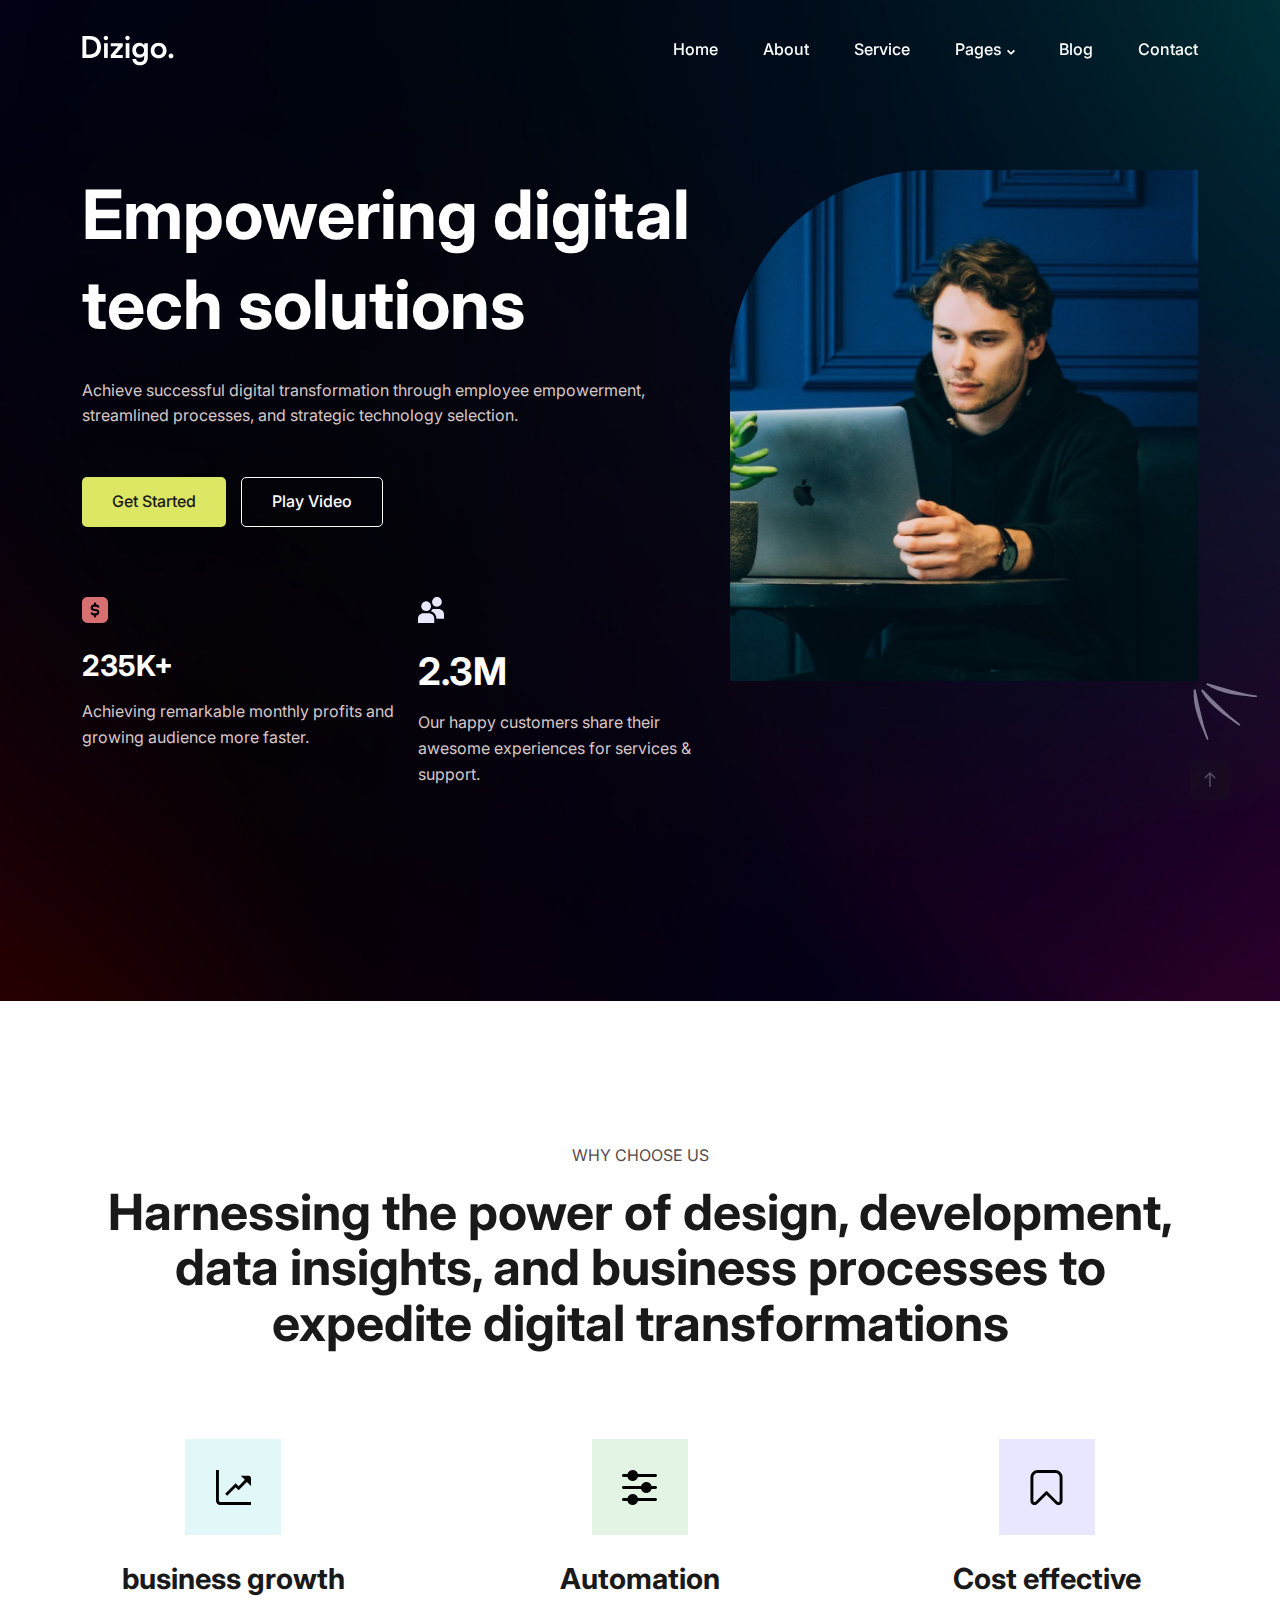
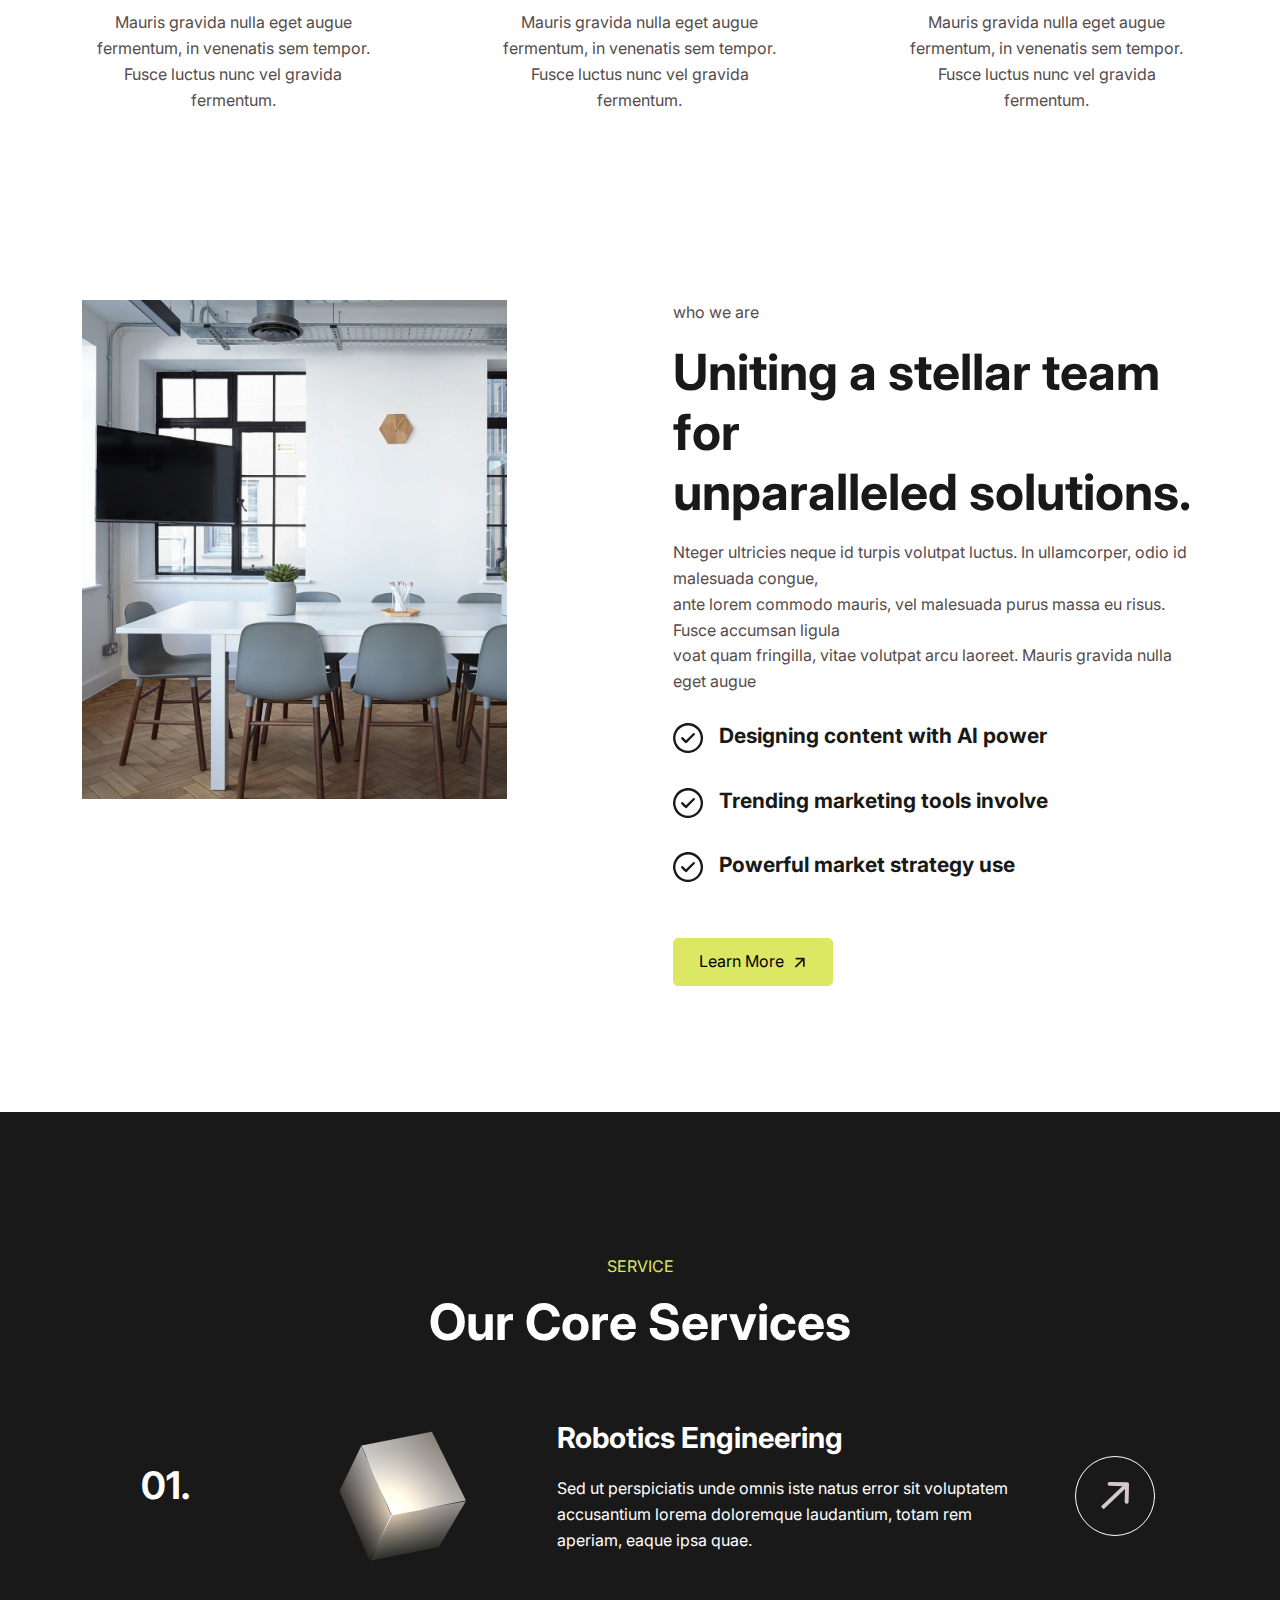
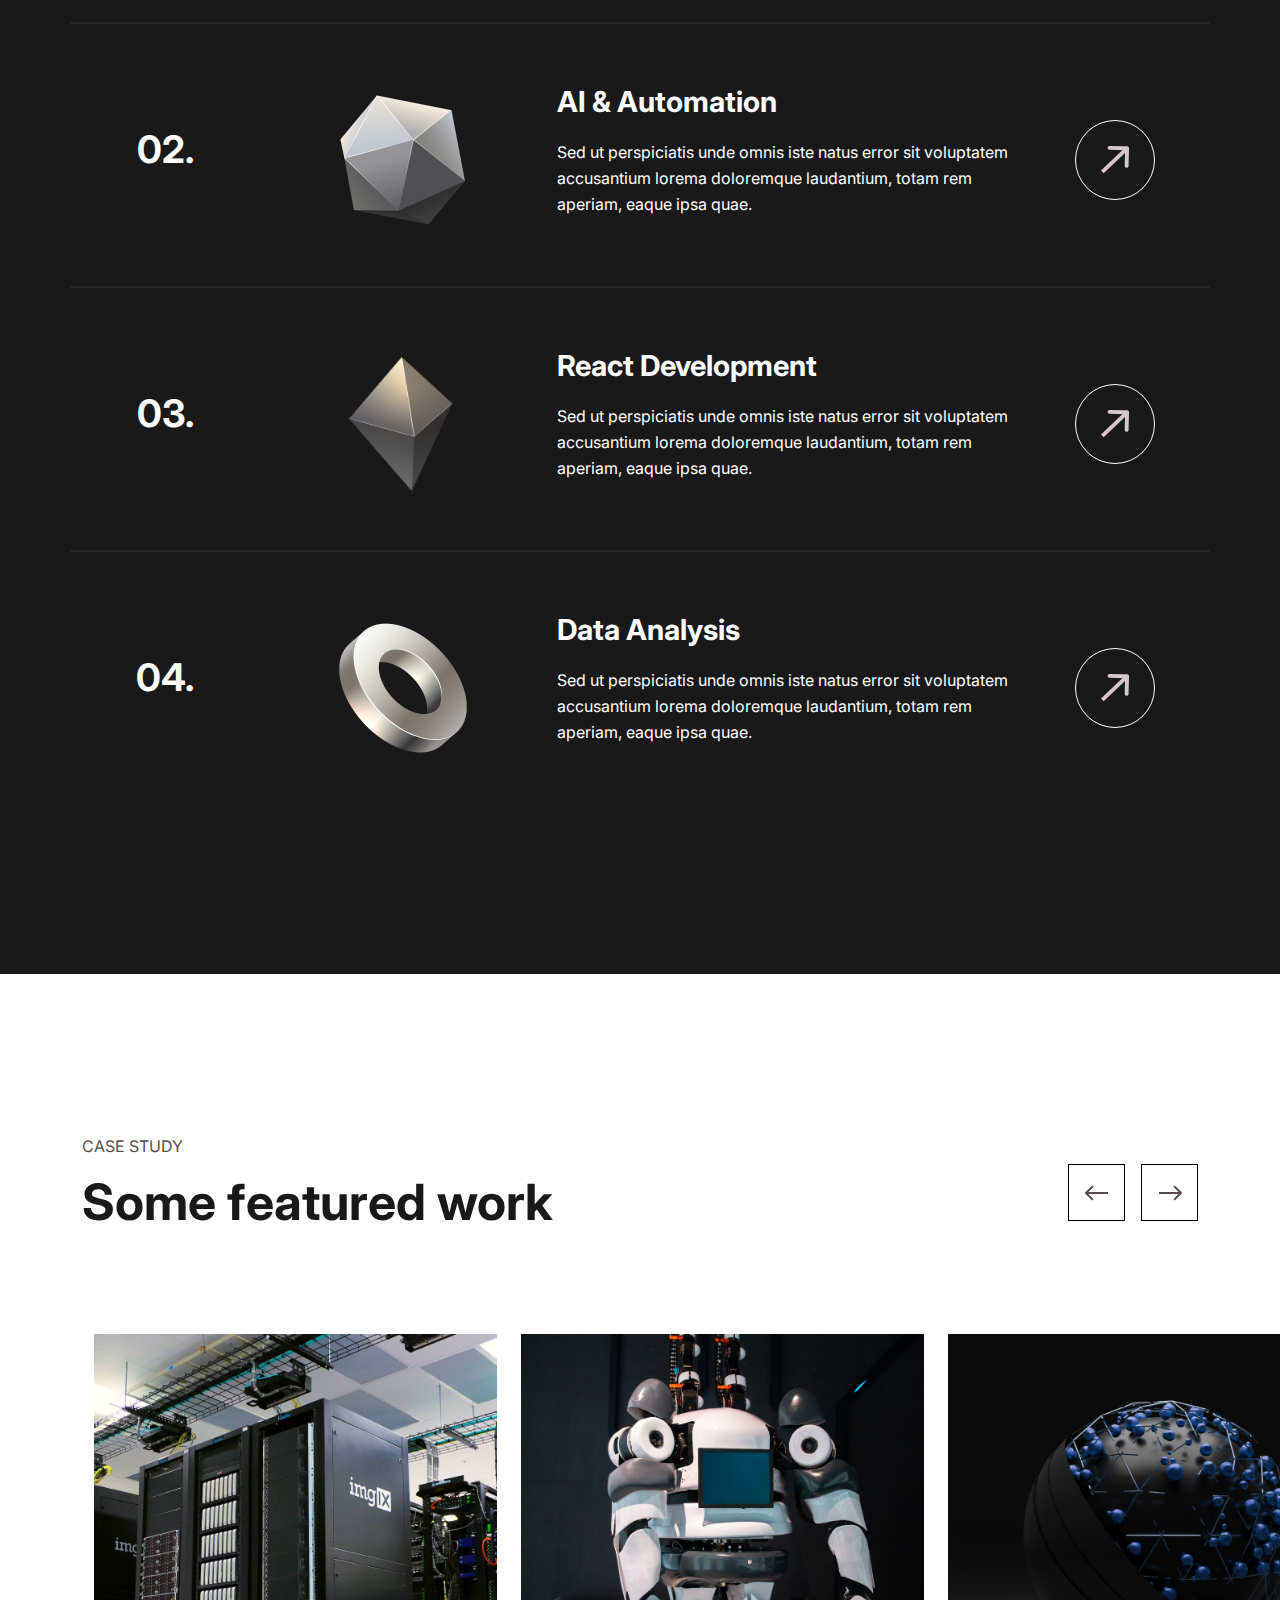
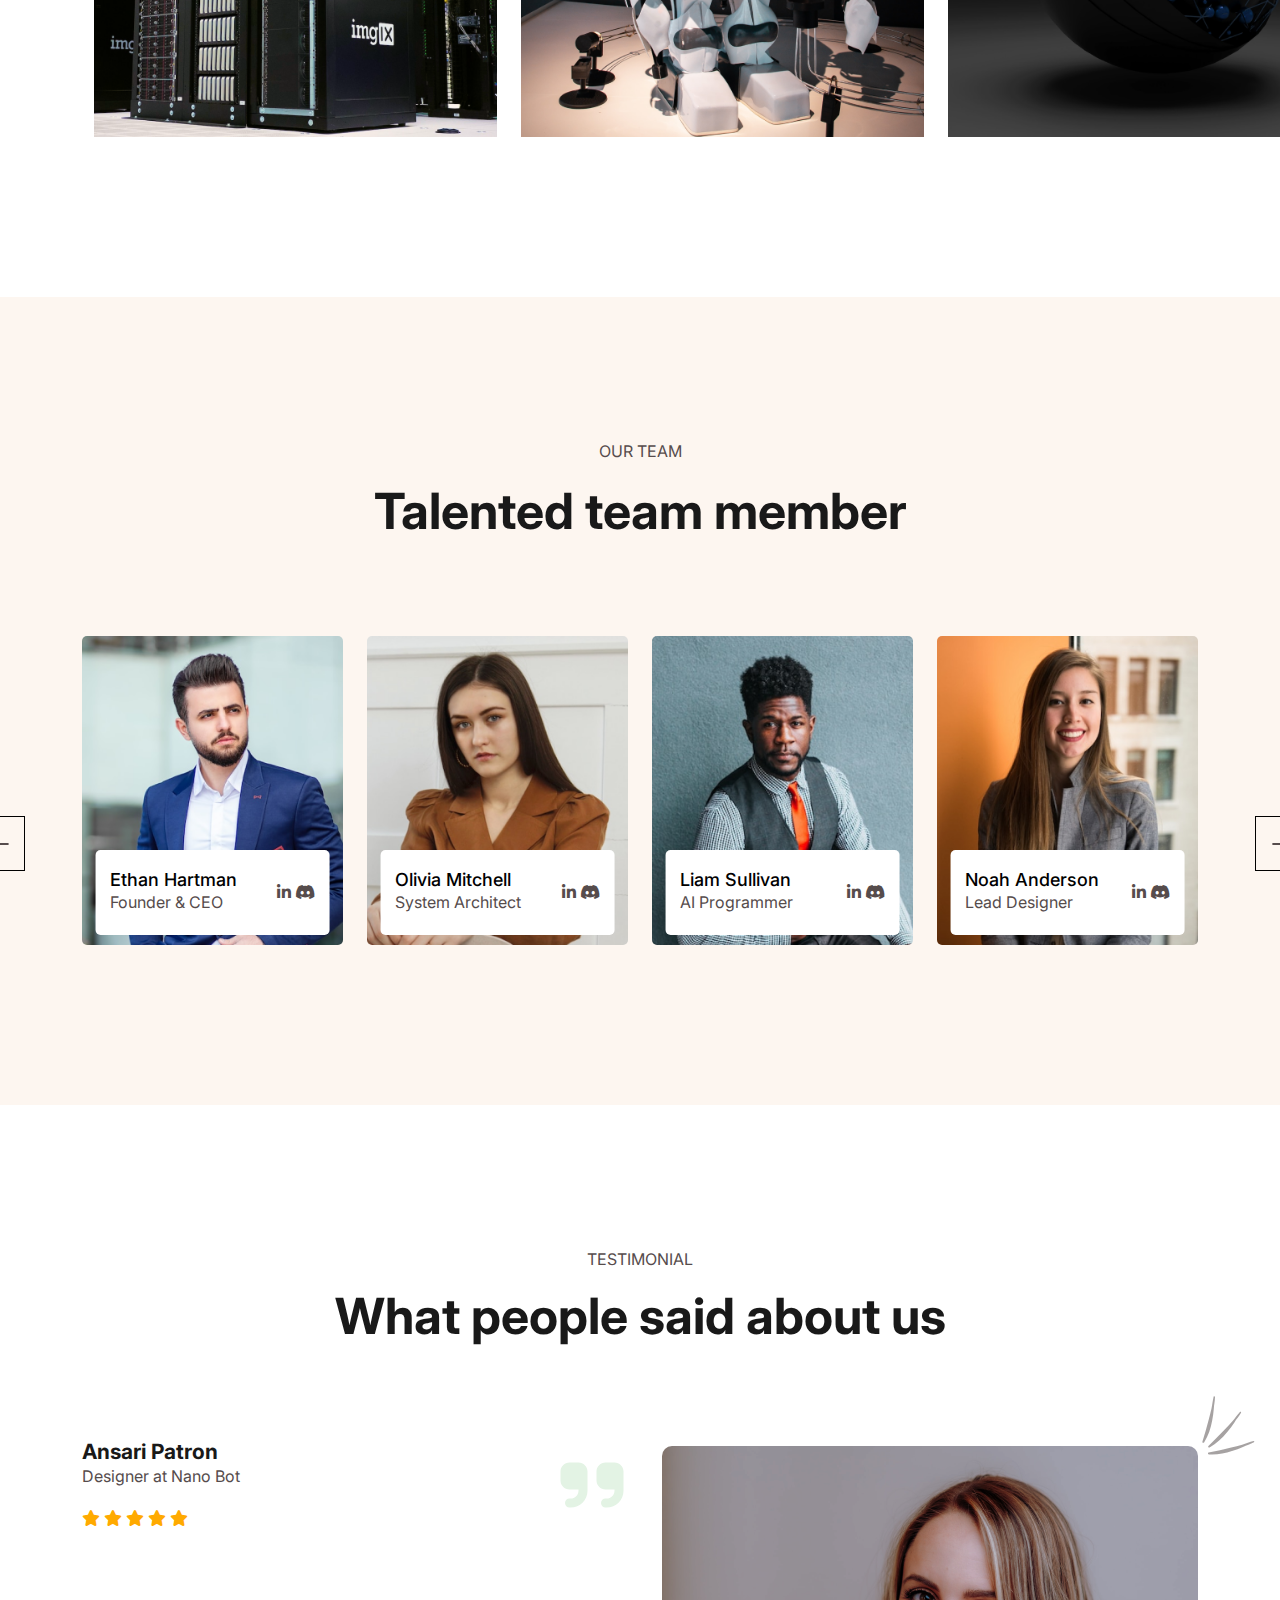
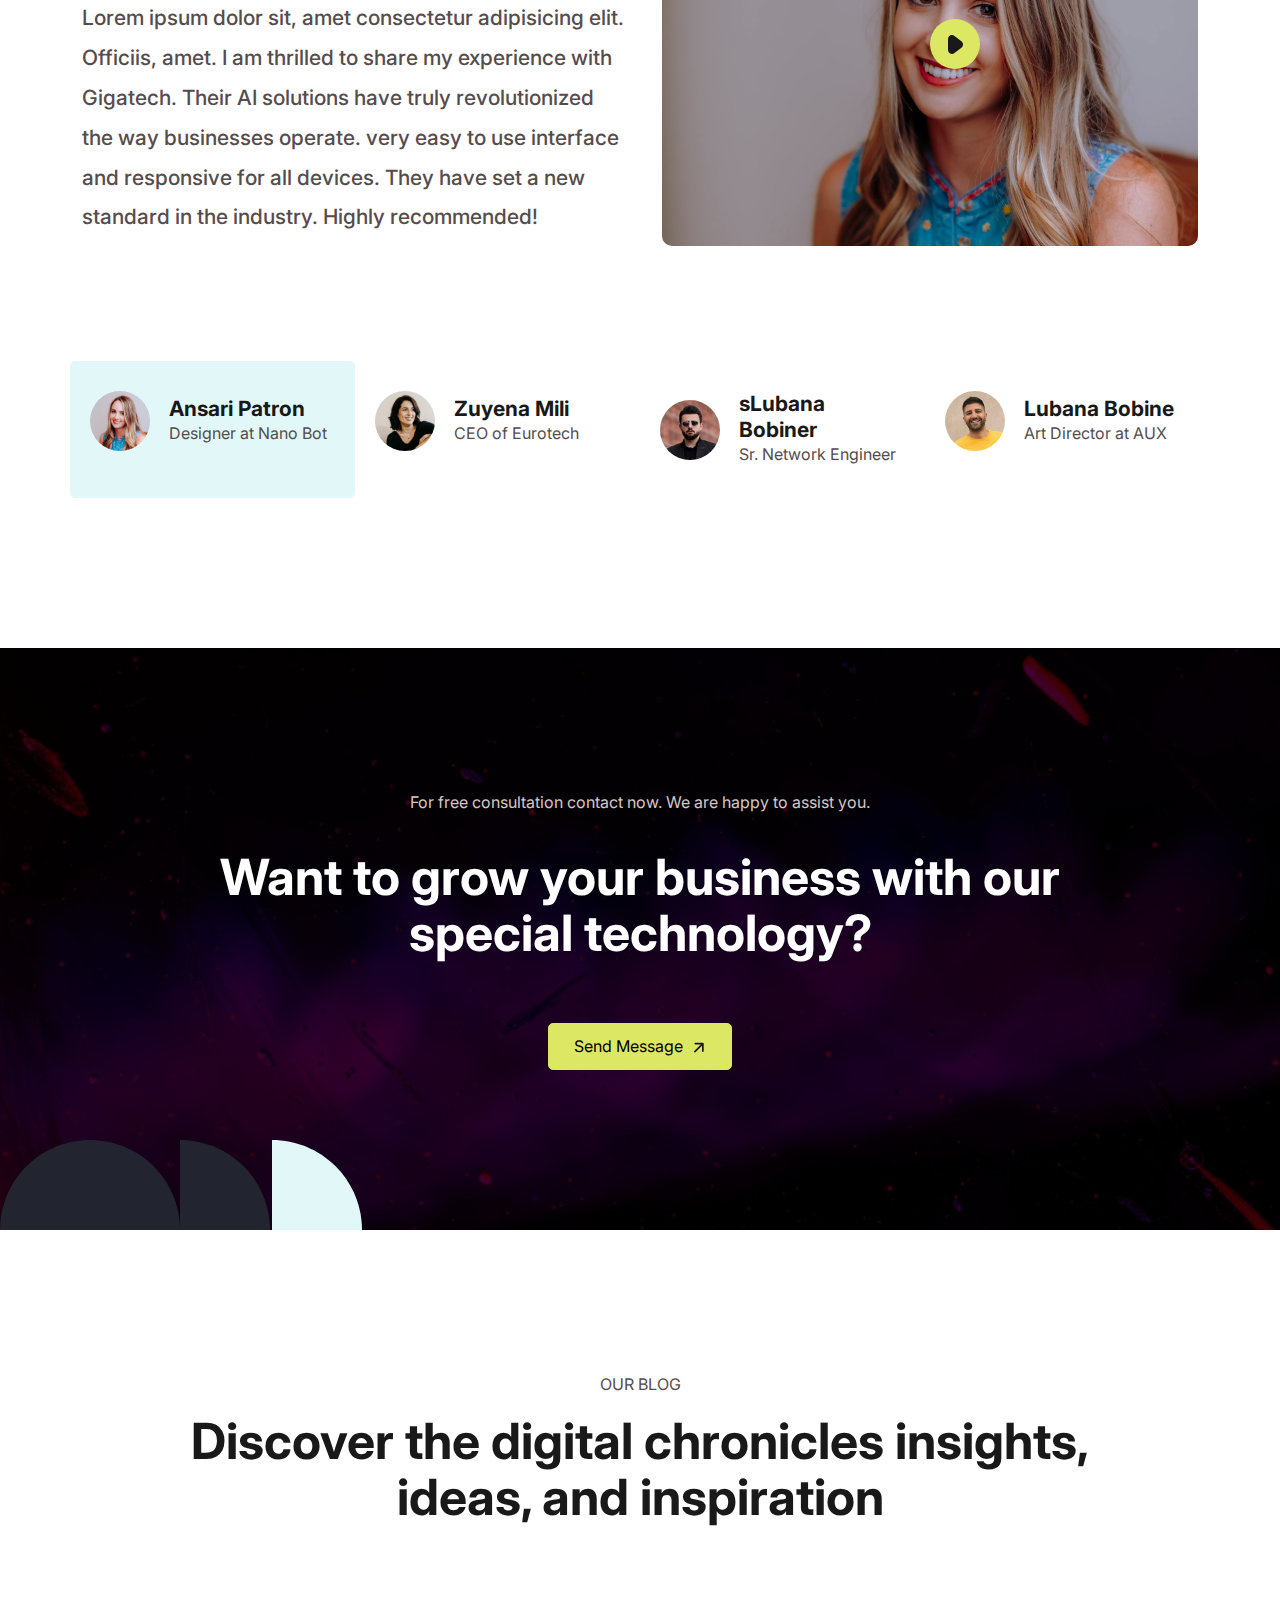
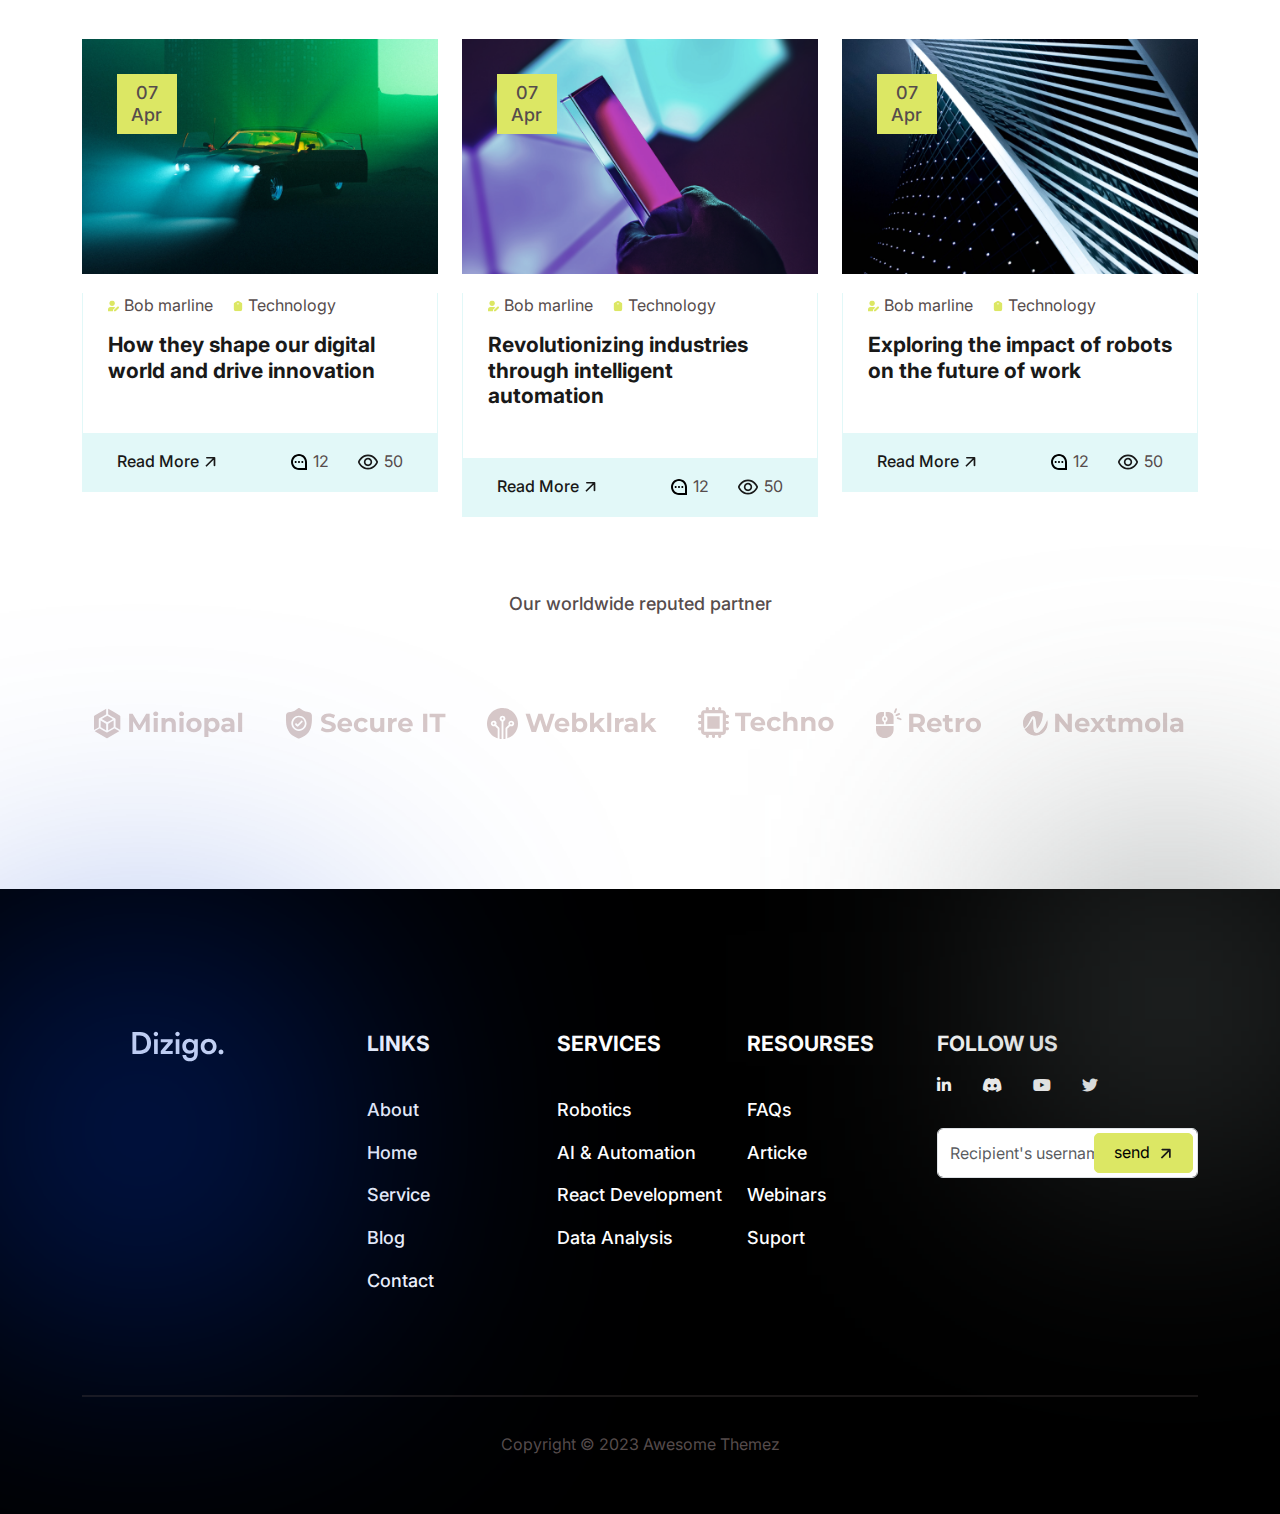
<file: index.html>
<!DOCTYPE html>
<html lang="en">

<head>
    <meta charset="UTF-8">
    <meta name="viewport" content="width=device-width, initial-scale=1.0">
    <link rel="stylesheet" href="./assets/css/bootstrap.min.css">
    <link rel="stylesheet" href="./assets/css/fontawesome.min.css">
    <link rel="stylesheet" href="./assets/css/animate.css">
    <link rel="stylesheet" href="./assets/css/slick.css">
    <link rel="stylesheet" href="./assets/css/style.css">
    <link rel="icon" href="./assets/img/Dizigo..svg">
    <title>Dizigo</title>
</head>

<body>
    <!-- start preloader -->
    <div class="fz_preloader">
        <div class="fz_preloader_in">D</div>
    </div>
    <!-- end preloader -->

    <header class="fz_site_header fz_style_1 fz_sticky_header">
        <div class="fz_main_header">
            <div class="container">
                <div class="fz_main_header_in">
                    <div class="fz_main_header_left">
                        <a class="fz_site_branding" href="index.html">
                            <img src="./assets/img/Dizigo..svg" alt="logo">

                        </a>
                    </div>
                    <div class="fz_main_header_right">
                        <nav class="fz_nav ">
                            <ul class="fz_nav_list fz_mp_0">
                                <li><a href="index.html">Home</a></li>
                                <li><a href="aboutUs.html">About</a></li>
                                <li><a href="service.html">Service</a></li>
                                <li class="menu_item_has_children">
                                    <a href="#pages">Pages</a>
                                    <ul>
                                        <li><a href="portfolio.html">Portfolio</a></li>
                                        <li><a href="team.html">Team</a></li>
                                    </ul>
                                   
                                </li>
                                <li><a href="blog.html">Blog</a></li>
                                <li><a href="contact.html">Contact</a></li>
                            </ul>
                        </nav>
                    </div>
                </div>
            </div>
        </div>

    </header>
    <!-- end header -->
    <!-- start hero -->
    <section class="fz_hero fz_style_1 fz_bg_filled" data-src="./assets/img/mesh gredient.jpg">
        <div class="fz_height_170 fz_height_lg_100"></div>
        <div class="container">
            <div class="fz_hero_in d-flex justify-content-between">

                <div class="fz_hero_left">
                    <h1 class="text-white fz_mb_28 fz_fs_68 wow pulse" data-wow-duration="2s" data-wow-delay="0.2s">
                        Empowering digital <br> tech solutions</h1>
                    <p class="fz_lightGray_color fz_lightGray_color fz_mb_48 wow backInDown">Achieve successful digital
                        transformation
                        through employee empowerment, <br> streamlined processes, and strategic technology selection.
                    </p>
                    <div class="fz_hero_btns fz_mb_70">
                        <a href="#" class="fz_btn fz_style_1">Get Started</a>
                        <a href="#" class="fz_btn fz_style_1 fz_type_1">Play Video</a>
                    </div>

                    <div class="fz_hero_achive row fz_mb_15">
                        <div class="col-6 fz_mb_26"> <svg xmlns="http://www.w3.org/2000/svg" width="26" height="26"
                                viewBox="0 0 26 26" fill="none">
                                <path
                                    d="M20.5833 0H5.41667C2.42992 0 0 2.42992 0 5.41667V20.5833C0 23.5701 2.42992 26 5.41667 26H20.5833C23.5701 26 26 23.5701 26 20.5833V5.41667C26 2.42992 23.5701 0 20.5833 0ZM14.0833 18.4167V19.5C14.0779 20.917 11.9221 20.9159 11.9167 19.5V18.4167H11.6263C10.4704 18.4167 9.39142 17.7948 8.81183 16.7928C8.51175 16.2738 8.68942 15.6119 9.20617 15.3129C9.72508 15.0107 10.387 15.1905 10.686 15.7073C10.8799 16.0431 11.2396 16.25 11.6253 16.25H14.0822C15.1623 16.3204 15.6455 14.5708 14.4679 14.3433L11.1735 13.7941C7.37967 13.091 8.1965 7.56167 11.9156 7.58333V6.5C11.9221 5.083 14.0768 5.08408 14.0822 6.5V7.58333H14.3726C15.5285 7.58333 16.6075 8.20625 17.1871 9.20833C17.4872 9.72617 17.3095 10.3881 16.7928 10.6882C16.2728 10.9883 15.6108 10.8106 15.3129 10.2928C15.119 9.958 14.7593 9.75108 14.3737 9.75108H11.9167C10.8366 9.68067 10.3545 11.4303 11.531 11.6578L14.8254 12.207C18.6193 12.9101 17.8024 18.4383 14.0833 18.4167Z"
                                    fill="#D77070" />
                            </svg>
                        </div>
                        <div class="col-6 fz_mb_26">
                            <svg xmlns="http://www.w3.org/2000/svg" width="26" height="26" viewBox="0 0 26 26"
                                fill="none">
                                <path
                                    d="M8.125 14.0833C7.16082 14.0833 6.21828 13.7974 5.41659 13.2618C4.61491 12.7261 3.99006 11.9647 3.62109 11.0739C3.25211 10.1831 3.15557 9.20293 3.34367 8.25727C3.53177 7.31161 3.99607 6.44297 4.67785 5.76119C5.35964 5.07941 6.22828 4.61511 7.17393 4.42701C8.11959 4.2389 9.09979 4.33545 9.99058 4.70442C10.8814 5.0734 11.6427 5.69824 12.1784 6.49993C12.7141 7.30162 13 8.24415 13 9.20834C12.9986 10.5008 12.4845 11.74 11.5706 12.6539C10.6566 13.5678 9.41749 14.0819 8.125 14.0833ZM16.25 21.6667C16.2483 20.2306 15.677 18.8539 14.6616 17.8384C13.6461 16.823 12.2694 16.2517 10.8333 16.25H5.41667C3.98061 16.2517 2.60385 16.823 1.5884 17.8384C0.572955 18.8539 0.00172018 20.2306 0 21.6667L0 26H16.25V21.6667ZM18.9583 9.75C17.9942 9.75 17.0516 9.46409 16.2499 8.92842C15.4482 8.39275 14.8234 7.63137 14.4544 6.74058C14.0854 5.84979 13.9889 4.86959 14.177 3.92394C14.3651 2.97828 14.8294 2.10964 15.5112 1.42786C16.193 0.746076 17.0616 0.281777 18.0073 0.093674C18.9529 -0.094429 19.9331 0.00211227 20.8239 0.371089C21.7147 0.740067 22.4761 1.36491 23.0117 2.1666C23.5474 2.96829 23.8333 3.91082 23.8333 4.875C23.8319 6.16749 23.3178 7.40663 22.4039 8.32056C21.49 9.23449 20.2508 9.74857 18.9583 9.75ZM20.5833 11.9167H15.1667C14.9765 11.9254 14.787 11.9446 14.599 11.9741C14.2051 12.8855 13.6233 13.7036 12.8917 14.3748C14.4802 14.8242 15.8789 15.7792 16.8759 17.095C17.8729 18.4109 18.4138 20.0158 18.4167 21.6667H26V17.3333C25.9983 15.8973 25.427 14.5205 24.4116 13.5051C23.3961 12.4896 22.0194 11.9184 20.5833 11.9167Z"
                                    fill="#E9E7FF" />
                            </svg>
                        </div>

                        <div class="fz_left_achive col-6 ">
                            <h4 class="text-white fz_mb_15">235K+</h4>
                            <p class="fz_lightGray_color ">Achieving remarkable monthly profits and growing audience
                                more faster. </p>

                        </div>
                        <div class="fz_right_achive col-6 ">
                            <h3 class="text-white fz_mb_15">2.3M</h3>
                            <p class="fz_lightGray_color ">Our happy customers share their awesome experiences for
                                services & support.</p>
                        </div>
                    </div>
                </div>
                <div class="fz_hero_right position-relative">
                    <div class="position-relative">
                        <img class="fz_hero_main_img" src="./assets/img/stefan-stefancik-pzA7QWNCIYg-unsplash 1.jpg"
                            alt="hero_img">
                        <img class="fz_object position-absolute" src="./assets/img/object.svg" alt="object">
                    </div>

                </div>
            </div>
        </div>
        <div class="fz_height_182 fz_height_lg_100"></div>
    </section>
    <!-- end hero -->
    <!--start why choose us -->
    <section class="fz_why_choose">
        <div class="fz_height_142 fz_height_lg_80"></div>
        <div class="container">
            <div class="fz_why_choose_in ">
                <div class="text-center fz_mb_87">
                    <p class="f_mb_16 text-uppercase wow zoomIn" data-wow-duration="2s" data-wow-delay="0.2s">why choose
                        us</p>
                    <h2 class="fz_fs_50 ">Harnessing the power of design, development, data insights, and business
                        processes to expedite
                        digital transformations</h2>
                </div>

                <div class="fz_why_choose_iconBox row ">

                    <div
                        class="fz_busniess_growth clo-lg-4 d-flex  flex-column align-items-center justify-content-center">
                        <div class="fz_whyChoose_icon fz_cyan_bg fz_mb_27">
                            <svg xmlns="http://www.w3.org/2000/svg" width="35" height="35" viewBox="0 0 35 35"
                                fill="none">
                                <g clip-path="url(#clip0_107_1241)">
                                    <path
                                        d="M2.91667 30.59V-0.0350342H0V30.59C0 31.7503 0.460936 32.8631 1.28141 33.6836C2.10188 34.504 3.21468 34.965 4.375 34.965H35V32.0483H4.375C3.98823 32.0483 3.61729 31.8947 3.3438 31.6212C3.07031 31.3477 2.91667 30.9767 2.91667 30.59Z"
                                        fill="black" />
                                    <path
                                        d="M32.8129 5.79834H24.792L28.8652 9.87146L22.6045 16.1321L19.6879 13.2154L9.16016 23.7431L11.2295 25.8125L19.6952 17.3542L22.6118 20.2708L30.9345 11.9481L35.0004 16.0067V7.98584C35.0004 7.40568 34.7699 6.84928 34.3597 6.43904C33.9494 6.02881 33.393 5.79834 32.8129 5.79834Z"
                                        fill="black" />
                                </g>
                                <defs>
                                    <clipPath id="clip0_107_1241">
                                        <rect width="35" height="35" fill="white" />
                                    </clipPath>
                                </defs>
                            </svg>
                        </div>
                        <h4 class="fz_mb_13">business growth</h4>
                        <p class="text-center">Mauris gravida nulla eget augue fermentum, in venenatis sem tempor. Fusce
                            luctus nunc vel gravida fermentum.</p>
                    </div>
                    <div class="fz_automation clo-lg-4 d-flex flex-column align-items-center justify-content-center">
                        <div class="fz_whyChoose_icon fz_lightGreen_bg fz_mb_27">
                            <svg xmlns="http://www.w3.org/2000/svg" width="35" height="35" viewBox="0 0 35 35"
                                fill="none">
                                <g clip-path="url(#clip0_107_1248)">
                                    <path
                                        d="M1.46 6.92815H5.4496C6.23702 9.82534 9.22396 11.5357 12.1212 10.7482C13.9819 10.2425 15.4355 8.78891 15.9412 6.92815H33.5401C34.3454 6.92815 34.9983 6.27531 34.9983 5.46998C34.9983 4.66465 34.3454 4.01182 33.5401 4.01182H15.9412C15.1538 1.11456 12.1669 -0.595762 9.26969 0.19166C7.40893 0.6974 5.95534 2.15099 5.4496 4.01175H1.46C0.654666 4.01175 0.00183105 4.66458 0.00183105 5.46991C0.00183105 6.27524 0.654666 6.92815 1.46 6.92815Z"
                                        fill="black" />
                                    <path
                                        d="M33.5401 16.0417H29.5505C28.7647 13.145 25.7794 11.4337 22.8826 12.2195C21.0203 12.7247 19.5655 14.1794 19.0603 16.0417H1.46C0.654666 16.0417 0.00183105 16.6946 0.00183105 17.4999C0.00183105 18.3052 0.654666 18.9581 1.46 18.9581H19.0603C19.8462 21.8549 22.8314 23.5661 25.7282 22.7804C27.5905 22.2752 29.0453 20.8204 29.5505 18.9581H33.5401C34.3454 18.9581 34.9983 18.3052 34.9983 17.4999C34.9983 16.6946 34.3454 16.0417 33.5401 16.0417Z"
                                        fill="black" />
                                    <path
                                        d="M33.5401 28.0718H15.9412C15.1538 25.1746 12.1669 23.4643 9.26969 24.2517C7.40893 24.7575 5.95534 26.211 5.4496 28.0718H1.46C0.654666 28.0718 0.00183105 28.7246 0.00183105 29.53C0.00183105 30.3353 0.654666 30.9881 1.46 30.9881H5.4496C6.23702 33.8853 9.22396 35.5956 12.1212 34.8082C13.9819 34.3025 15.4355 32.8489 15.9412 30.9881H33.5401C34.3454 30.9881 34.9983 30.3353 34.9983 29.53C34.9983 28.7246 34.3454 28.0718 33.5401 28.0718Z"
                                        fill="black" />
                                </g>
                                <defs>
                                    <clipPath id="clip0_107_1248">
                                        <rect width="35" height="35" fill="white" />
                                    </clipPath>
                                </defs>
                            </svg>
                        </div>
                        <h4 class="fz_mb_13">Automation</h4>
                        <p class="text-center">Mauris gravida nulla eget augue fermentum, in venenatis sem tempor. Fusce
                            luctus nunc vel gravida fermentum.</p>
                    </div>
                    <div
                        class="fz_cost_effective clo-lg-4 d-flex flex-column align-items-center justify-content-center">
                        <div class="fz_whyChoose_icon fz_lightBlue_bg fz_mb_27">
                            <svg xmlns="http://www.w3.org/2000/svg" width="35" height="35" viewBox="0 0 35 35"
                                fill="none">
                                <g clip-path="url(#clip0_107_1257)">
                                    <path
                                        d="M29.3664 35C28.8269 34.9985 28.2931 34.8901 27.7957 34.6811C27.2984 34.4721 26.8473 34.1666 26.4687 33.7823L17.5 24.866L8.53123 33.7881C7.95523 34.3725 7.21652 34.7698 6.41142 34.9282C5.60631 35.0867 4.77215 34.9989 4.01769 34.6763C3.25573 34.3698 2.6039 33.8407 2.14731 33.158C1.69073 32.4753 1.45061 31.6708 1.45831 30.8496V7.29167C1.45831 5.3578 2.22654 3.50313 3.59399 2.13568C4.96144 0.768227 6.81611 0 8.74998 0L26.25 0C27.2075 0 28.1557 0.188605 29.0404 0.555045C29.925 0.921486 30.7289 1.45859 31.406 2.13568C32.0831 2.81277 32.6202 3.6166 32.9866 4.50127C33.353 5.38593 33.5416 6.33411 33.5416 7.29167V30.8496C33.5498 31.6702 33.3106 32.4742 32.8551 33.1567C32.3996 33.8393 31.749 34.3689 30.9881 34.6763C30.4745 34.8911 29.9232 35.0011 29.3664 35ZM8.74998 2.91667C7.58965 2.91667 6.47686 3.3776 5.65638 4.19808C4.83591 5.01855 4.37498 6.13135 4.37498 7.29167V30.8496C4.37445 31.0926 4.44595 31.3303 4.58046 31.5327C4.71496 31.7351 4.90643 31.8931 5.13067 31.9867C5.35492 32.0803 5.60188 32.1054 5.84037 32.0588C6.07886 32.0121 6.29817 31.8958 6.4706 31.7246L16.4791 21.7773C16.7524 21.5057 17.122 21.3532 17.5073 21.3532C17.8925 21.3532 18.2622 21.5057 18.5354 21.7773L28.5323 31.7217C28.7047 31.8929 28.924 32.0092 29.1625 32.0558C29.401 32.1025 29.648 32.0774 29.8722 31.9838C30.0964 31.8902 30.2879 31.7322 30.4224 31.5298C30.5569 31.3274 30.6284 31.0897 30.6279 30.8467V7.29167C30.6279 6.13135 30.167 5.01855 29.3465 4.19808C28.526 3.3776 27.4132 2.91667 26.2529 2.91667H8.74998Z"
                                        fill="black" />
                                </g>
                                <defs>
                                    <clipPath id="clip0_107_1257">
                                        <rect width="35" height="35" fill="white" />
                                    </clipPath>
                                </defs>
                            </svg>
                        </div>
                        <h4 class="fz_mb_13">Cost effective</h4>
                        <p class="text-center">Mauris gravida nulla eget augue fermentum, in venenatis sem tempor. Fusce
                            luctus nunc vel gravida fermentum.</p>
                    </div>
                </div>
            </div>
            <div class="fz_height_170 fz_height_lg_100"></div>
            <div class="fz_who_we_are gap-3 d-flex  justify-content-between ">
                <div class="fz_who_we_are_img">
                    <img src="./assets/img/chairs-2181960_1920 1.jpg" alt="chair">
                </div>
                <div class="fz_who_we_are_text">
                    <p class="fz_mb_16 wow fadeInRight" data-wow-duration="2s" data-wow-delay="0.2s">who we are</p>
                    <h2 class="fz_mb_18">Uniting a stellar team for <br> unparalleled solutions.</h2>
                    <p class="fz_mb_28">Nteger ultricies neque id turpis volutpat luctus. In ullamcorper, odio id
                        malesuada congue, <br> ante lorem commodo mauris, vel malesuada purus massa eu risus. Fusce
                        accumsan ligula <br> voat quam fringilla, vitae volutpat arcu laoreet. Mauris gravida nulla eget
                        augue</p>

                    <div class="fz_mb_41">
                        <ul class="fz_mp_0 ">
                            <li class="d-flex gap-3 fz_mb_19">
                                <svg xmlns="http://www.w3.org/2000/svg" width="30" height="30" viewBox="0 0 30 30"
                                    fill="none">
                                    <g clip-path="url(#clip0_305_674)">
                                        <path
                                            d="M30.0586 14.1797C30.0586 14.7656 30.0586 15.3516 30.0586 15.9375C30.041 16.0195 30.0176 16.1074 30.0117 16.1895C29.8652 18.2812 29.3145 20.2676 28.3008 22.1016C25.9688 26.3262 22.4238 28.9102 17.6719 29.8242C17.0977 29.9355 16.5176 29.9824 15.9375 30.0586C15.3516 30.0586 14.7656 30.0586 14.1797 30.0586C14.1035 30.041 14.0273 30.0176 13.9512 30.0117C11.8477 29.8711 9.85547 29.3145 8.01562 28.3008C3.79102 25.9629 1.20117 22.418 0.292969 17.6719C0.181641 17.0977 0.134766 16.5176 0.0585938 15.9375C0.0585938 15.3516 0.0585938 14.7656 0.0585938 14.1797C0.0761719 14.0977 0.0996094 14.0098 0.105469 13.9277C0.251953 11.8359 0.808594 9.84961 1.81641 8.01562C4.14844 3.79102 7.69336 1.20703 12.4453 0.292969C13.0195 0.181641 13.5996 0.134766 14.1797 0.0585938C14.7656 0.0585938 15.3516 0.0585938 15.9375 0.0585938C16.0137 0.0761719 16.0898 0.0996094 16.166 0.105469C18.2695 0.246094 20.2617 0.802734 22.1016 1.81641C26.3262 4.1543 28.916 7.69922 29.8242 12.4453C29.9297 13.0195 29.9824 13.5996 30.0586 14.1797ZM15.0586 27.7148C22.0371 27.7148 27.7031 22.0547 27.709 15.0703C27.7266 8.08594 22.043 2.40234 15.0586 2.40234C8.07422 2.40234 2.41406 8.0625 2.40234 15.0469C2.39062 22.0312 8.07422 27.7148 15.0586 27.7148Z"
                                            fill="#191919" />
                                        <path
                                            d="M13.0605 17.3789C13.1308 17.2676 13.1777 17.1504 13.2597 17.0684C15.4746 14.8477 17.6894 12.6387 19.9043 10.418C20.168 10.1543 20.4609 9.95508 20.8476 9.95508C21.3164 9.96094 21.6738 10.1719 21.8906 10.5879C22.1074 11.0039 22.0722 11.4199 21.8027 11.8008C21.7265 11.9121 21.6269 12.0117 21.5332 12.1055C19.0137 14.625 16.4941 17.1445 13.9746 19.6641C13.3125 20.3262 12.6797 20.3262 12.0234 19.6641C10.8515 18.4922 9.67381 17.3203 8.50194 16.1426C8.06248 15.7031 7.96287 15.1816 8.21483 14.707C8.59569 13.9805 9.51561 13.8574 10.1426 14.4727C11.0215 15.334 11.8828 16.2129 12.75 17.0801C12.832 17.1621 12.9082 17.2324 13.0605 17.3789Z"
                                            fill="#191919" />
                                    </g>
                                    <defs>
                                        <clipPath id="clip0_305_674">
                                            <rect width="30" height="30" fill="white" />
                                        </clipPath>
                                    </defs>
                                </svg>
                                <a href="#">
                                    <h5>Designing content with AI power</h5>
                                </a>
                            </li>
                            <li class="d-flex gap-3 fz_mb_19">
                                <svg xmlns="http://www.w3.org/2000/svg" width="30" height="30" viewBox="0 0 30 30"
                                    fill="none">
                                    <g clip-path="url(#clip0_305_674)">
                                        <path
                                            d="M30.0586 14.1797C30.0586 14.7656 30.0586 15.3516 30.0586 15.9375C30.041 16.0195 30.0176 16.1074 30.0117 16.1895C29.8652 18.2812 29.3145 20.2676 28.3008 22.1016C25.9688 26.3262 22.4238 28.9102 17.6719 29.8242C17.0977 29.9355 16.5176 29.9824 15.9375 30.0586C15.3516 30.0586 14.7656 30.0586 14.1797 30.0586C14.1035 30.041 14.0273 30.0176 13.9512 30.0117C11.8477 29.8711 9.85547 29.3145 8.01562 28.3008C3.79102 25.9629 1.20117 22.418 0.292969 17.6719C0.181641 17.0977 0.134766 16.5176 0.0585938 15.9375C0.0585938 15.3516 0.0585938 14.7656 0.0585938 14.1797C0.0761719 14.0977 0.0996094 14.0098 0.105469 13.9277C0.251953 11.8359 0.808594 9.84961 1.81641 8.01562C4.14844 3.79102 7.69336 1.20703 12.4453 0.292969C13.0195 0.181641 13.5996 0.134766 14.1797 0.0585938C14.7656 0.0585938 15.3516 0.0585938 15.9375 0.0585938C16.0137 0.0761719 16.0898 0.0996094 16.166 0.105469C18.2695 0.246094 20.2617 0.802734 22.1016 1.81641C26.3262 4.1543 28.916 7.69922 29.8242 12.4453C29.9297 13.0195 29.9824 13.5996 30.0586 14.1797ZM15.0586 27.7148C22.0371 27.7148 27.7031 22.0547 27.709 15.0703C27.7266 8.08594 22.043 2.40234 15.0586 2.40234C8.07422 2.40234 2.41406 8.0625 2.40234 15.0469C2.39062 22.0312 8.07422 27.7148 15.0586 27.7148Z"
                                            fill="#191919" />
                                        <path
                                            d="M13.0605 17.3789C13.1308 17.2676 13.1777 17.1504 13.2597 17.0684C15.4746 14.8477 17.6894 12.6387 19.9043 10.418C20.168 10.1543 20.4609 9.95508 20.8476 9.95508C21.3164 9.96094 21.6738 10.1719 21.8906 10.5879C22.1074 11.0039 22.0722 11.4199 21.8027 11.8008C21.7265 11.9121 21.6269 12.0117 21.5332 12.1055C19.0137 14.625 16.4941 17.1445 13.9746 19.6641C13.3125 20.3262 12.6797 20.3262 12.0234 19.6641C10.8515 18.4922 9.67381 17.3203 8.50194 16.1426C8.06248 15.7031 7.96287 15.1816 8.21483 14.707C8.59569 13.9805 9.51561 13.8574 10.1426 14.4727C11.0215 15.334 11.8828 16.2129 12.75 17.0801C12.832 17.1621 12.9082 17.2324 13.0605 17.3789Z"
                                            fill="#191919" />
                                    </g>
                                    <defs>
                                        <clipPath id="clip0_305_674">
                                            <rect width="30" height="30" fill="white" />
                                        </clipPath>
                                    </defs>
                                </svg>
                                <a href="#">
                                    <h5>Trending marketing tools involve</h5>
                                </a>
                            </li>
                            <li class="d-flex gap-3 ">
                                <svg xmlns="http://www.w3.org/2000/svg" width="30" height="30" viewBox="0 0 30 30"
                                    fill="none">
                                    <g clip-path="url(#clip0_305_674)">
                                        <path
                                            d="M30.0586 14.1797C30.0586 14.7656 30.0586 15.3516 30.0586 15.9375C30.041 16.0195 30.0176 16.1074 30.0117 16.1895C29.8652 18.2812 29.3145 20.2676 28.3008 22.1016C25.9688 26.3262 22.4238 28.9102 17.6719 29.8242C17.0977 29.9355 16.5176 29.9824 15.9375 30.0586C15.3516 30.0586 14.7656 30.0586 14.1797 30.0586C14.1035 30.041 14.0273 30.0176 13.9512 30.0117C11.8477 29.8711 9.85547 29.3145 8.01562 28.3008C3.79102 25.9629 1.20117 22.418 0.292969 17.6719C0.181641 17.0977 0.134766 16.5176 0.0585938 15.9375C0.0585938 15.3516 0.0585938 14.7656 0.0585938 14.1797C0.0761719 14.0977 0.0996094 14.0098 0.105469 13.9277C0.251953 11.8359 0.808594 9.84961 1.81641 8.01562C4.14844 3.79102 7.69336 1.20703 12.4453 0.292969C13.0195 0.181641 13.5996 0.134766 14.1797 0.0585938C14.7656 0.0585938 15.3516 0.0585938 15.9375 0.0585938C16.0137 0.0761719 16.0898 0.0996094 16.166 0.105469C18.2695 0.246094 20.2617 0.802734 22.1016 1.81641C26.3262 4.1543 28.916 7.69922 29.8242 12.4453C29.9297 13.0195 29.9824 13.5996 30.0586 14.1797ZM15.0586 27.7148C22.0371 27.7148 27.7031 22.0547 27.709 15.0703C27.7266 8.08594 22.043 2.40234 15.0586 2.40234C8.07422 2.40234 2.41406 8.0625 2.40234 15.0469C2.39062 22.0312 8.07422 27.7148 15.0586 27.7148Z"
                                            fill="#191919" />
                                        <path
                                            d="M13.0605 17.3789C13.1308 17.2676 13.1777 17.1504 13.2597 17.0684C15.4746 14.8477 17.6894 12.6387 19.9043 10.418C20.168 10.1543 20.4609 9.95508 20.8476 9.95508C21.3164 9.96094 21.6738 10.1719 21.8906 10.5879C22.1074 11.0039 22.0722 11.4199 21.8027 11.8008C21.7265 11.9121 21.6269 12.0117 21.5332 12.1055C19.0137 14.625 16.4941 17.1445 13.9746 19.6641C13.3125 20.3262 12.6797 20.3262 12.0234 19.6641C10.8515 18.4922 9.67381 17.3203 8.50194 16.1426C8.06248 15.7031 7.96287 15.1816 8.21483 14.707C8.59569 13.9805 9.51561 13.8574 10.1426 14.4727C11.0215 15.334 11.8828 16.2129 12.75 17.0801C12.832 17.1621 12.9082 17.2324 13.0605 17.3789Z"
                                            fill="#191919" />
                                    </g>
                                    <defs>
                                        <clipPath id="clip0_305_674">
                                            <rect width="30" height="30" fill="white" />
                                        </clipPath>
                                    </defs>
                                </svg>
                                <a href="#">
                                    <h5>Powerful market strategy use</h5>
                                </a>
                            </li>
                        </ul>
                    </div>
                    <a class="fz_btn fz_style_arrow" href="#">Learn More
                        <span class="arrow">
                            <i> <svg xmlns="http://www.w3.org/2000/svg" width="11" height="11" viewBox="0 0 11 11"
                                    fill="none">
                                    <path
                                        d="M10.3353 1.75733C10.3353 1.28789 9.95472 0.907334 9.48528 0.907333L1.83528 0.907333C1.36584 0.907334 0.985281 1.28789 0.98528 1.75733C0.985281 2.22678 1.36584 2.60733 1.83528 2.60733H8.63528V9.40733C8.63528 9.87678 9.01584 10.2573 9.48528 10.2573C9.95472 10.2573 10.3353 9.87678 10.3353 9.40733L10.3353 1.75733ZM1.60104 10.8437L10.0863 2.35837L8.88424 1.15629L0.398959 9.64157L1.60104 10.8437Z"
                                        fill="#191919" />
                                </svg>
                            </i>
                            <i> <svg xmlns="http://www.w3.org/2000/svg" width="11" height="11" viewBox="0 0 11 11"
                                    fill="none">
                                    <path
                                        d="M10.3353 1.75733C10.3353 1.28789 9.95472 0.907334 9.48528 0.907333L1.83528 0.907333C1.36584 0.907334 0.985281 1.28789 0.98528 1.75733C0.985281 2.22678 1.36584 2.60733 1.83528 2.60733H8.63528V9.40733C8.63528 9.87678 9.01584 10.2573 9.48528 10.2573C9.95472 10.2573 10.3353 9.87678 10.3353 9.40733L10.3353 1.75733ZM1.60104 10.8437L10.0863 2.35837L8.88424 1.15629L0.398959 9.64157L1.60104 10.8437Z"
                                        fill="#191919" />
                                </svg>
                            </i>
                        </span>
                    </a>
                </div>
            </div>
        </div>
        <div class="fz_height_126 fz_height_lg_100"></div>
    </section>
    <!--end why choose us -->
    <!-- start services -->
    <section class="fz_service fz_black_bg ">
        <div class="fz_height_142 fz_height_lg_100"> </div>
        <div class="container">
            <div class="fz_section_heading text-center fz_mb_70">
                <p class="fz_mb_15 fz_text_accent text-uppercase wow zoomIn" data-wow-duration="0.8s"
                    data-wow-delay="0.2s">Service</p>
                <h2 class="text-white fz_fs_50">Our Core Services </h2>
            </div>
            <div class="fz_service_in">
                <div class="row  align-items-center fz_mb_61">
                    <div class="col-md-2 col-sm-12 d-flex justify-content-center">
                        <h3 class="text-white">01.</h3>
                    </div>
                    <div class="col-md-3 col-sm-12 d-flex justify-content-center">
                        <img src="./assets/img/1.png" alt="shape">
                    </div>
                    <div class="fz_servie_text col-md-5 col-sm-12 d-flex justify-content-center">
                        <div >
                            <h4 class="text-white">Robotics Engineering</h4>
                        <p class="text-white">Sed ut perspiciatis unde omnis iste natus error sit voluptatem accusantium
                            lorema doloremque laudantium, totam rem aperiam, eaque ipsa quae.</p>
                  
                        </div>
                        </div>
                    <div class="col-md-2 col-sm-12 d-flex justify-content-center">
                        <a class=" " href="#">
                            <svg class="fz_service_btn" xmlns="http://www.w3.org/2000/svg" width="80" height="80"
                                viewBox="0 0 80 80" fill="none">
                                <path
                                    d="M54.3803 28.0517C54.4089 26.9475 53.537 26.0292 52.4328 26.0006L34.4388 25.5347C33.3346 25.5062 32.4163 26.3781 32.3877 27.4823C32.3591 28.5865 33.2311 29.5048 34.3353 29.5334L50.3299 29.9475L49.9158 45.9422C49.8872 47.0464 50.7592 47.9647 51.8634 47.9933C52.9676 48.0218 53.8859 47.1499 53.9144 46.0457L54.3803 28.0517ZM28.3771 53.5502L53.7581 29.4503L51.0039 26.5496L25.6229 50.6495L28.3771 53.5502Z"
                                    fill="#D7C8C8" />
                            </svg>
                        </a>
                    </div>

                </div>
                <div class="row  align-items-center fz_mb_61">
                    <div class="col-md-2 col-sm-12 d-flex justify-content-center">
                        <h3 class="text-white">02.</h3>
                    </div>
                    <div class="col-md-3 col-sm-12 d-flex justify-content-center">
                        <img src="./assets/img/2.png" alt="shape">
                    </div>
                    <div class="fz_servie_text col-md-5 col-sm-12 d-flex justify-content-center ">
                       <div>
                        <h4 class="text-white">AI & Automation</h4>
                        <p class="text-white">Sed ut perspiciatis unde omnis iste natus error sit voluptatem accusantium
                            lorema doloremque laudantium, totam rem aperiam, eaque ipsa quae.
                        </p>
                       </div>
                    </div>
                    <div class="col-md-2 col-sm-12 d-flex justify-content-center">
                        <a class="" href="#">
                            <svg class="fz_service_btn" xmlns="http://www.w3.org/2000/svg" width="80" height="80"
                                viewBox="0 0 80 80" fill="none">
                                <!-- <circle cx="40" cy="40" r="39" stroke="#D7C8C8" stroke-width="2" /> -->
                                <path
                                    d="M54.3803 28.0517C54.4089 26.9475 53.537 26.0292 52.4328 26.0006L34.4388 25.5347C33.3346 25.5062 32.4163 26.3781 32.3877 27.4823C32.3591 28.5865 33.2311 29.5048 34.3353 29.5334L50.3299 29.9475L49.9158 45.9422C49.8872 47.0464 50.7592 47.9647 51.8634 47.9933C52.9676 48.0218 53.8859 47.1499 53.9144 46.0457L54.3803 28.0517ZM28.3771 53.5502L53.7581 29.4503L51.0039 26.5496L25.6229 50.6495L28.3771 53.5502Z"
                                    fill="#D7C8C8" />
                            </svg>
                        </a>

                    </div>
                </div>
                <div class="row  align-items-center fz_mb_61">
                    <div class="col-md-2 col-sm-12 d-flex justify-content-center">
                        <h3 class="text-white">03.</h3>
                    </div>
                    <div class="col-md-3 col-sm-12 d-flex justify-content-center">
                        <img src="./assets/img/3.png" alt="shape">
                    </div>
                    <div class="fz_servie_text col-md-5 col-sm-12 d-flex justify-content-center  ">
                       <div>
                        <h4 class="text-white">React Development</h4>
                        <p class="text-white">Sed ut perspiciatis unde omnis iste natus error sit voluptatem accusantium
                            lorema doloremque laudantium, totam rem aperiam, eaque ipsa quae.
                        </p>
                       </div>
                    </div>
                    <div class="col-md-2 col-sm-12 d-flex justify-content-center">
                        <a href="#" class="">
                            <svg class="fz_service_btn" xmlns="http://www.w3.org/2000/svg" width="80" height="80"
                                viewBox="0 0 80 80" fill="none">
                                <!-- <circle cx="40" cy="40" r="39" stroke="#D7C8C8" stroke-width="2" /> -->
                                <path
                                    d="M54.3803 28.0517C54.4089 26.9475 53.537 26.0292 52.4328 26.0006L34.4388 25.5347C33.3346 25.5062 32.4163 26.3781 32.3877 27.4823C32.3591 28.5865 33.2311 29.5048 34.3353 29.5334L50.3299 29.9475L49.9158 45.9422C49.8872 47.0464 50.7592 47.9647 51.8634 47.9933C52.9676 48.0218 53.8859 47.1499 53.9144 46.0457L54.3803 28.0517ZM28.3771 53.5502L53.7581 29.4503L51.0039 26.5496L25.6229 50.6495L28.3771 53.5502Z"
                                    fill="#D7C8C8" />
                            </svg>
                        </a>

                    </div>
                </div>
                <div class="row  align-items-center fz_mb_61">
                    <div class="col-md-2 col-sm-12 d-flex justify-content-center">
                        <h3 class="text-white">04.</h3>
                    </div>
                    <div class="col-md-3 col-sm-12 d-flex justify-content-center">
                        <img src="./assets/img/4.png" alt="shape">
                    </div>
                    <div class="fz_servie_text col-md-5 col-sm-12 d-flex justify-content-center">
                       <div>
                        <h4 class="text-white">Data Analysis</h4>
                        <p class="text-white">Sed ut perspiciatis unde omnis iste natus error sit voluptatem accusantium
                            lorema doloremque laudantium, totam rem aperiam, eaque ipsa quae.
                        </p>
                       </div>
                    </div>
                    <div class="col-md-2 col-sm-12 d-flex justify-content-center">
                        <a href="#" class="">
                            <svg class="fz_service_btn" xmlns="http://www.w3.org/2000/svg" width="80" height="80"
                                viewBox="0 0 80 80" fill="none">
                                <!-- <circle cx="40" cy="40" r="39" stroke="#D7C8C8" stroke-width="2" /> -->
                                <path
                                    d="M54.3803 28.0517C54.4089 26.9475 53.537 26.0292 52.4328 26.0006L34.4388 25.5347C33.3346 25.5062 32.4163 26.3781 32.3877 27.4823C32.3591 28.5865 33.2311 29.5048 34.3353 29.5334L50.3299 29.9475L49.9158 45.9422C49.8872 47.0464 50.7592 47.9647 51.8634 47.9933C52.9676 48.0218 53.8859 47.1499 53.9144 46.0457L54.3803 28.0517ZM28.3771 53.5502L53.7581 29.4503L51.0039 26.5496L25.6229 50.6495L28.3771 53.5502Z"
                                    fill="#D7C8C8" />
                            </svg>
                        </a>

                    </div>
                </div>

            </div>
        </div>
        <div class="fz_height_150"> </div>
        <div class="fz_height_lg_100"> </div>

    </section>
    <!-- End services -->
    <!-- start case stady -->
    <section class="fz_case_study">
        <div class="fz_height_160 fz_height_lg_100"></div>
        <div class="fz_caseStudy_slider">
            <div class="container">
                <div class="fz_case_study_heading d-flex align-items-center justify-content-between">
                    <div>
                        <p class="text-uppercase fz_mb_15 wow fadeInLeft" data-wow-duration="2s" data-wow-delay="0.2s">
                            Case Study</p>
                        <h2 class="fz_fs_50 ">Some featured work</h2>
                    </div>
                    <div class="fz_case_study_arrow_btns d-flex gap-3">
                        <div class="fz_slider_prev">
                            <svg class="fz_prev_btn" xmlns="http://www.w3.org/2000/svg" width="55" height="55"
                                viewBox="0 0 55 55" fill="none">
                                <path
                                    d="M16.2929 27.2929C15.9024 27.6834 15.9024 28.3166 16.2929 28.7071L22.6569 35.0711C23.0474 35.4616 23.6805 35.4616 24.0711 35.0711C24.4616 34.6805 24.4616 34.0474 24.0711 33.6569L18.4142 28L24.0711 22.3431C24.4616 21.9526 24.4616 21.3195 24.0711 20.9289C23.6805 20.5384 23.0474 20.5384 22.6569 20.9289L16.2929 27.2929ZM39 27L17 27V29L39 29V27Z"
                                    fill="currentColor" />
                            </svg>
                        </div>
                        <div class="fz_slider_next">
                            <svg xmlns="http://www.w3.org/2000/svg" width="55" height="55" viewBox="0 0 55 55"
                                fill="none">

                                <path
                                    d="M39.7071 28.7071C40.0976 28.3166 40.0976 27.6834 39.7071 27.2929L33.3431 20.9289C32.9526 20.5384 32.3195 20.5384 31.9289 20.9289C31.5384 21.3195 31.5384 21.9526 31.9289 22.3431L37.5858 28L31.9289 33.6569C31.5384 34.0474 31.5384 34.6805 31.9289 35.0711C32.3195 35.4616 32.9526 35.4616 33.3431 35.0711L39.7071 28.7071ZM17 29H39V27H17V29Z"
                                    fill="currentColor" />
                            </svg>
                        </div>
                    </div>
                </div>
                <div class="fz_height_83 fz_height_lg_50"></div>
                <div class="fz_slider_wrapper">
                    <div class="d-flex  fz_slider_active">
                        <div class="fz_slide position-relative fz_case_study_img">
                            <img class="" src="./assets/img/imgix-klWUhr-wPJ8-unsplash 1.png" alt="case-study">
                            <div class="">
                                <a class="fz_case_study_btns position-absolute d-flex align-items-center justify-content-between"
                                    href="#">
                                    <div class="fz_pl_25">
                                        <p class="fz_mp_0">Data infrastructure</p>
                                        <h5 class="fz_mp_0 fz_noWrap">Networking measurement</h5>
                                    </div>
                                    <div>
                                        <svg xmlns="http://www.w3.org/2000/svg" width="60" height="60"
                                            viewBox="0 0 60 60" fill="none">
                                            <path
                                                d="M40.785 21.0389C40.8064 20.2107 40.1525 19.522 39.3243 19.5005L25.8288 19.1511C25.0007 19.1297 24.312 19.7836 24.2905 20.6118C24.2691 21.4399 24.923 22.1287 25.7512 22.1501L37.7472 22.4607L37.4366 34.4567C37.4152 35.2848 38.0691 35.9736 38.8973 35.995C39.7254 36.0164 40.4141 35.3625 40.4356 34.5343L40.785 21.0389ZM21.2826 40.1627L40.3184 22.0878L38.2526 19.9123L19.2169 37.9872L21.2826 40.1627Z"
                                                fill="#191919" />
                                        </svg>
                                    </div>
                                </a>
                            </div>
                        </div>
                        <div class="fz_slide position-relative fz_case_study_img">
                            <img src="./assets/img/maximalfocus-B2OV_nwcbxM-unsplash 1.png" alt="case-study">
                            <div class="">
                                <a class="fz_case_study_btns position-absolute d-flex align-items-center justify-content-between"
                                    href="#">
                                    <div class="fz_pl_25">
                                        <p class="fz_mp_0">Data infrastructure</p>
                                        <h5 class="fz_mp_0 fz_noWrap">Networking measurement</h5>
                                    </div>
                                    <div>
                                        <svg xmlns="http://www.w3.org/2000/svg" width="60" height="60"
                                            viewBox="0 0 60 60" fill="none">
                                            <path
                                                d="M40.785 21.0389C40.8064 20.2107 40.1525 19.522 39.3243 19.5005L25.8288 19.1511C25.0007 19.1297 24.312 19.7836 24.2905 20.6118C24.2691 21.4399 24.923 22.1287 25.7512 22.1501L37.7472 22.4607L37.4366 34.4567C37.4152 35.2848 38.0691 35.9736 38.8973 35.995C39.7254 36.0164 40.4141 35.3625 40.4356 34.5343L40.785 21.0389ZM21.2826 40.1627L40.3184 22.0878L38.2526 19.9123L19.2169 37.9872L21.2826 40.1627Z"
                                                fill="#191919" />
                                        </svg>
                                    </div>
                                </a>
                            </div>
                        </div>
                        <div class="fz_slide position-relative fz_case_study_img">
                            <img src="./assets/img/shubham-dhage-fmCr42xCLtk-unsplash 1.png" alt="case-study">
                            <div class="">
                                <a class="fz_case_study_btns position-absolute d-flex align-items-center justify-content-between"
                                    href="#">
                                    <div class="fz_pl_25">
                                        <p class="fz_mp_0">Data infrastructure</p>
                                        <h5 class="fz_mp_0 fz_noWrap">Networking measurement</h5>
                                    </div>
                                    <div>
                                        <svg xmlns="http://www.w3.org/2000/svg" width="60" height="60"
                                            viewBox="0 0 60 60" fill="none">
                                            <path
                                                d="M40.785 21.0389C40.8064 20.2107 40.1525 19.522 39.3243 19.5005L25.8288 19.1511C25.0007 19.1297 24.312 19.7836 24.2905 20.6118C24.2691 21.4399 24.923 22.1287 25.7512 22.1501L37.7472 22.4607L37.4366 34.4567C37.4152 35.2848 38.0691 35.9736 38.8973 35.995C39.7254 36.0164 40.4141 35.3625 40.4356 34.5343L40.785 21.0389ZM21.2826 40.1627L40.3184 22.0878L38.2526 19.9123L19.2169 37.9872L21.2826 40.1627Z"
                                                fill="#191919" />
                                        </svg>
                                    </div>
                                </a>
                            </div>
                        </div>

                        <div class="fz_slide position-relative fz_case_study_img">
                            <img class="" src="./assets/img/imgix-klWUhr-wPJ8-unsplash 1.png" alt="case-study">
                            <div class="">
                                <a class="fz_case_study_btns position-absolute d-flex align-items-center justify-content-between"
                                    href="#">
                                    <div class="fz_pl_25">
                                        <p class="fz_mp_0">Data infrastructure</p>
                                        <h5 class="fz_mp_0 fz_noWrap">Networking measurement</h5>
                                    </div>
                                    <div>
                                        <svg xmlns="http://www.w3.org/2000/svg" width="60" height="60"
                                            viewBox="0 0 60 60" fill="none">
                                            <path
                                                d="M40.785 21.0389C40.8064 20.2107 40.1525 19.522 39.3243 19.5005L25.8288 19.1511C25.0007 19.1297 24.312 19.7836 24.2905 20.6118C24.2691 21.4399 24.923 22.1287 25.7512 22.1501L37.7472 22.4607L37.4366 34.4567C37.4152 35.2848 38.0691 35.9736 38.8973 35.995C39.7254 36.0164 40.4141 35.3625 40.4356 34.5343L40.785 21.0389ZM21.2826 40.1627L40.3184 22.0878L38.2526 19.9123L19.2169 37.9872L21.2826 40.1627Z"
                                                fill="#191919" />
                                        </svg>
                                    </div>
                                </a>
                            </div>
                        </div>
                        <div class="fz_slide position-relative fz_case_study_img">
                            <img src="./assets/img/maximalfocus-B2OV_nwcbxM-unsplash 1.png" alt="case-study">
                            <div class="">
                                <a class="fz_case_study_btns position-absolute d-flex align-items-center justify-content-between"
                                    href="#">
                                    <div class="fz_pl_25">
                                        <p class="fz_mp_0">Data infrastructure</p>
                                        <h5 class="fz_mp_0 fz_noWrap">Networking measurement</h5>
                                    </div>
                                    <div>
                                        <svg xmlns="http://www.w3.org/2000/svg" width="60" height="60"
                                            viewBox="0 0 60 60" fill="none">
                                            <path
                                                d="M40.785 21.0389C40.8064 20.2107 40.1525 19.522 39.3243 19.5005L25.8288 19.1511C25.0007 19.1297 24.312 19.7836 24.2905 20.6118C24.2691 21.4399 24.923 22.1287 25.7512 22.1501L37.7472 22.4607L37.4366 34.4567C37.4152 35.2848 38.0691 35.9736 38.8973 35.995C39.7254 36.0164 40.4141 35.3625 40.4356 34.5343L40.785 21.0389ZM21.2826 40.1627L40.3184 22.0878L38.2526 19.9123L19.2169 37.9872L21.2826 40.1627Z"
                                                fill="#191919" />
                                        </svg>
                                    </div>
                                </a>
                            </div>
                        </div>
                        <div class="fz_slide position-relative fz_case_study_img">
                            <img src="./assets/img/shubham-dhage-fmCr42xCLtk-unsplash 1.png" alt="case-study">
                            <div class="">
                                <a class="fz_case_study_btns position-absolute d-flex align-items-center justify-content-between"
                                    href="#">
                                    <div class="fz_pl_25">
                                        <p class="fz_mp_0">Data infrastructure</p>
                                        <h5 class="fz_mp_0 fz_noWrap">Networking measurement</h5>
                                    </div>
                                    <div>
                                        <svg xmlns="http://www.w3.org/2000/svg" width="60" height="60"
                                            viewBox="0 0 60 60" fill="none">
                                            <path
                                                d="M40.785 21.0389C40.8064 20.2107 40.1525 19.522 39.3243 19.5005L25.8288 19.1511C25.0007 19.1297 24.312 19.7836 24.2905 20.6118C24.2691 21.4399 24.923 22.1287 25.7512 22.1501L37.7472 22.4607L37.4366 34.4567C37.4152 35.2848 38.0691 35.9736 38.8973 35.995C39.7254 36.0164 40.4141 35.3625 40.4356 34.5343L40.785 21.0389ZM21.2826 40.1627L40.3184 22.0878L38.2526 19.9123L19.2169 37.9872L21.2826 40.1627Z"
                                                fill="#191919" />
                                        </svg>
                                    </div>
                                </a>
                            </div>
                        </div>

                    </div>
                </div>
            </div>
        </div>
        <div class="fz_height_160 fz_height_lg_100">

        </div>
    </section>
    <!-- end case stady -->
    <!-- start our team -->
    <section class="fz_team">
        <div class="fz_height_142 fz_height_lg_100"></div>
        <div class="fz_team_header_section text-center ">
            <p class="fz_mb_16 text-uppercase wow zoomIn" data-wow-duration="2s" data-wow-delay="0.2s">Our Team</p>
            <h2 class="">Talented team member</h2>
        </div>
        <div class="fz_height_75 fz_height_lg_50"></div>
        <div class="fz_team_slider position-relative">
            <div class="container position-relative">
                <div class="row fz_slider_active">
                    <div class="col-3 fz_slide position-relative">
                        <img class="fz_radius_5" src="./assets/img/mohamad-khosravi-HgyAIYvMWkw-unsplash 1.png"
                            alt="team_member">

                        <div
                            class="fz_team_details position-absolute d-flex align-items-center justify-content-between ">
                            <div>
                                <p class="fz_fs_18 fz_medium text-black m-0">Ethan Hartman</p>
                                <p class="m-0">Founder & CEO</p>
                            </div>
                            <div>
                                <i class="fa-brands fa-linkedin-in"></i>
                                <i class="fa-brands fa-discord"></i>
                            </div>

                        </div>
                    </div>
                    <div class="col-3 fz_slide position-relative">
                        <img class="fz_radius_5" src="./assets/img/hanna-TI6PyWwFlHU-unsplash 1.png" alt="team_member">
                        <div
                            class="fz_team_details position-absolute d-flex align-items-center justify-content-between ">
                            <div>
                                <p class="fz_fs_18 fz_medium text-black m-0">Olivia Mitchell</p>
                                <p class="m-0">System Architect</p>
                            </div>
                            <div>
                                <i class="fa-brands fa-linkedin-in"></i>
                                <i class="fa-brands fa-discord"></i>
                            </div>

                        </div>
                    </div>
                    <div class="col-3 fz_slide position-relative">
                        <img class="fz_radius_5" src="./assets/img/tyler-nix-ZGa9d1a_4tA-unsplash 1.png"
                            alt="team_member">
                        <div
                            class="fz_team_details position-absolute d-flex align-items-center justify-content-between ">
                            <div>
                                <p class="fz_fs_18 fz_medium text-black m-0">Liam Sullivan</p>
                                <p class="m-0">AI Programmer</p>
                            </div>
                            <div>
                                <i class="fa-brands fa-linkedin-in"></i>
                                <i class="fa-brands fa-discord"></i>
                            </div>

                        </div>
                    </div>
                    <div class="col-3 fz_slide position-relative">
                        <img class="fz_radius_5"
                            src="./assets/img/christina-wocintechchat-com-0Zx1bDv5BNY-unsplash 1.png" alt="team_member">
                        <div
                            class="fz_team_details position-absolute d-flex align-items-center justify-content-between ">
                            <div>
                                <p class="fz_fs_18 fz_medium text-black m-0">Noah Anderson</p>
                                <p class="m-0">Lead Designer</p>
                            </div>
                            <div>
                                <i class="fa-brands fa-linkedin-in"></i>
                                <i class="fa-brands fa-discord"></i>
                            </div>

                        </div>
                    </div>
                    <div class="col-3 fz_slide position-relative">
                        <img class="fz_radius_5" src="./assets/img/mohamad-khosravi-HgyAIYvMWkw-unsplash 1.png"
                            alt="team_member">

                        <div
                            class="fz_team_details position-absolute d-flex align-items-center justify-content-between ">
                            <div>
                                <p class="fz_fs_18 fz_medium text-black m-0">Ethan Hartman</p>
                                <p class="m-0">Founder & CEO</p>
                            </div>
                            <div>
                                <i class="fa-brands fa-linkedin-in"></i>
                                <i class="fa-brands fa-discord"></i>
                            </div>

                        </div>
                    </div>
                    <div class="col-3 fz_slide position-relative">
                        <img class="fz_radius_5" src="./assets/img/hanna-TI6PyWwFlHU-unsplash 1.png" alt="team_member">
                        <div
                            class="fz_team_details position-absolute d-flex align-items-center justify-content-between ">
                            <div>
                                <p class="fz_fs_18 fz_medium text-black m-0">Olivia Mitchell</p>
                                <p class="m-0">System Architect</p>
                            </div>
                            <div>
                                <i class="fa-brands fa-linkedin-in"></i>
                                <i class="fa-brands fa-discord"></i>
                            </div>

                        </div>
                    </div>
                    <div class="col-3 fz_slide position-relative">
                        <img class="fz_radius_5" src="./assets/img/tyler-nix-ZGa9d1a_4tA-unsplash 1.png"
                            alt="team_member">
                        <div
                            class="fz_team_details position-absolute d-flex align-items-center justify-content-between ">
                            <div>
                                <p class="fz_fs_18 fz_medium text-black m-0">Liam Sullivan</p>
                                <p class="m-0">AI Programmer</p>
                            </div>
                            <div>
                                <i class="fa-brands fa-linkedin-in"></i>
                                <i class="fa-brands fa-discord"></i>
                            </div>

                        </div>
                    </div>
                    <div class="col-3 fz_slide position-relative">
                        <img class="fz_radius_5"
                            src="./assets/img/christina-wocintechchat-com-0Zx1bDv5BNY-unsplash 1.png" alt="team_member">
                        <div
                            class="fz_team_details position-absolute d-flex align-items-center justify-content-between ">
                            <div>
                                <p class="fz_fs_18 fz_medium text-black m-0">Noah Anderson</p>
                                <p class="m-0">Lead Designer</p>
                            </div>
                            <div>
                                <i class="fa-brands fa-linkedin-in"></i>
                                <i class="fa-brands fa-discord"></i>
                            </div>

                        </div>
                    </div>
                </div>
                <div class="fz_slier_btns">
                    <div class="fz_prev_btn position-absolute">
                        <svg xmlns="http://www.w3.org/2000/svg" width="55" height="55" viewBox="0 0 55 55" fill="none">
                            <path
                                d="M16.2929 27.2929C15.9024 27.6834 15.9024 28.3166 16.2929 28.7071L22.6569 35.0711C23.0474 35.4616 23.6805 35.4616 24.0711 35.0711C24.4616 34.6805 24.4616 34.0474 24.0711 33.6569L18.4142 28L24.0711 22.3431C24.4616 21.9526 24.4616 21.3195 24.0711 20.9289C23.6805 20.5384 23.0474 20.5384 22.6569 20.9289L16.2929 27.2929ZM39 27L17 27V29L39 29V27Z"
                                fill="currentColor" />
                        </svg>
                    </div>
                    <div class="fz_next_btn position-absolute">
                        <svg xmlns="http://www.w3.org/2000/svg" width="55" height="55" viewBox="0 0 55 55" fill="none">
                            <path
                                d="M39.7071 28.7071C40.0976 28.3166 40.0976 27.6834 39.7071 27.2929L33.3431 20.9289C32.9526 20.5384 32.3195 20.5384 31.9289 20.9289C31.5384 21.3195 31.5384 21.9526 31.9289 22.3431L37.5858 28L31.9289 33.6569C31.5384 34.0474 31.5384 34.6805 31.9289 35.0711C32.3195 35.4616 32.9526 35.4616 33.3431 35.0711L39.7071 28.7071ZM17 29H39V27H17V29Z"
                                fill="currentColor" />
                        </svg>
                    </div>
                </div>
            </div>
            <!-- <div class="fz_slier_btns">
            <div class="fz_prev_btn position-absolute">
                <svg xmlns="http://www.w3.org/2000/svg" width="55" height="55" viewBox="0 0 55 55" fill="none">
                    <path
                        d="M16.2929 27.2929C15.9024 27.6834 15.9024 28.3166 16.2929 28.7071L22.6569 35.0711C23.0474 35.4616 23.6805 35.4616 24.0711 35.0711C24.4616 34.6805 24.4616 34.0474 24.0711 33.6569L18.4142 28L24.0711 22.3431C24.4616 21.9526 24.4616 21.3195 24.0711 20.9289C23.6805 20.5384 23.0474 20.5384 22.6569 20.9289L16.2929 27.2929ZM39 27L17 27V29L39 29V27Z"
                        fill="currentColor" />
                </svg>
            </div>
            <div class="fz_next_btn position-absolute">
                <svg xmlns="http://www.w3.org/2000/svg" width="55" height="55" viewBox="0 0 55 55" fill="none">
                     <path
                        d="M39.7071 28.7071C40.0976 28.3166 40.0976 27.6834 39.7071 27.2929L33.3431 20.9289C32.9526 20.5384 32.3195 20.5384 31.9289 20.9289C31.5384 21.3195 31.5384 21.9526 31.9289 22.3431L37.5858 28L31.9289 33.6569C31.5384 34.0474 31.5384 34.6805 31.9289 35.0711C32.3195 35.4616 32.9526 35.4616 33.3431 35.0711L39.7071 28.7071ZM17 29H39V27H17V29Z"
                        fill="currentColor" />
                </svg>
            </div>
           </div> -->

        </div>
        <div class="fz_height_160 fz_height_lg_100"></div>
    </section>
    <!-- end our team -->
    <!-- start testimonial -->
    <section>
        <div class="fz_height_142 fz_height_lg_60"></div>
        <div class="container">
            <div class="fz_testimonial_header text-center">
                <p class="text-uppercase fz_mb_16 text-uppercase wow zoomIn" data-wow-duration="2s"
                    data-wow-delay="0.2s">testimonial</p>
                <h2 class="fz_fs_50">What people said about us</h2>
            </div>
            <div class="fz_height_74 fz_height_lg_40"></div>
            <div class="fz_testimonial_in">
                <div class="row align-items-center justify-content-between gap-auto">
                    <div class="col-lg-6 fz_testimonial_left justify-content-center ">
                    
                        <div class="tabContent tab1" >
                        <div class="fz_testimonial_biodata d-flex justify-content-between align-items-center fz_mb_66">
                            <div >
                                <h5 class="fz_mp_0">Ansari Patron</h5>
                                <p class="fz_mb_16">Designer at Nano Bot</p>

                                <span class="fz_star_icon">
                                    <i class="fa-solid fa-star "></i>
                                    <i class="fa-solid fa-star"></i>
                                    <i class="fa-solid fa-star"></i>
                                    <i class="fa-solid fa-star"></i>
                                    <i class="fa-solid fa-star"></i>
                                </span>
                            </div>
                            <div>
                                <svg xmlns="http://www.w3.org/2000/svg" width="72" height="72" viewBox="0 0 448 512 "
                                    fill="#e3f3e4"><!--!Font Awesome Free 6.5.2 by @fontawesome - https://fontawesome.com License - https://fontawesome.com/license/free Copyright 2024 Fonticons, Inc.-->
                                    <path
                                        d="M448 296c0 66.3-53.7 120-120 120h-8c-17.7 0-32-14.3-32-32s14.3-32 32-32h8c30.9 0 56-25.1 56-56v-8H320c-35.3 0-64-28.7-64-64V160c0-35.3 28.7-64 64-64h64c35.3 0 64 28.7 64 64v32 32 72zm-256 0c0 66.3-53.7 120-120 120H64c-17.7 0-32-14.3-32-32s14.3-32 32-32h8c30.9 0 56-25.1 56-56v-8H64c-35.3 0-64-28.7-64-64V160c0-35.3 28.7-64 64-64h64c35.3 0 64 28.7 64 64v32 32 72z" />
                                </svg>
                            </div>
                        </div>
                        <p class="fz_fs_21 fz_medium">Lorem ipsum dolor sit, amet consectetur adipisicing elit. Officiis, amet.
                            I am thrilled to share my experience with Gigatech. Their AI
                            solutions have truly revolutionized the way businesses operate. very easy to use interface
                            and responsive for all devices. They have set a new standard in the industry. Highly
                            recommended!
                        </p>
                       </div>
                       <div class="tabContent tab2" >
                        <div class="fz_testimonial_biodata d-flex justify-content-between align-items-center fz_mb_66">
                            <div >
                                <h5 class="fz_mp_0">Zuyena Mili</h5>
                                <p class="fz_mb_16">CEO of Eurotech</p>

                                <span class="fz_star_icon">
                                    <i class="fa-solid fa-star "></i>
                                    <i class="fa-solid fa-star"></i>
                                    <i class="fa-solid fa-star"></i>
                                </span>
                            </div>
                            <div>
                                <svg xmlns="http://www.w3.org/2000/svg" width="72" height="72" viewBox="0 0 448 512 "
                                    fill="#e3f3e4"><!--!Font Awesome Free 6.5.2 by @fontawesome - https://fontawesome.com License - https://fontawesome.com/license/free Copyright 2024 Fonticons, Inc.-->
                                    <path
                                        d="M448 296c0 66.3-53.7 120-120 120h-8c-17.7 0-32-14.3-32-32s14.3-32 32-32h8c30.9 0 56-25.1 56-56v-8H320c-35.3 0-64-28.7-64-64V160c0-35.3 28.7-64 64-64h64c35.3 0 64 28.7 64 64v32 32 72zm-256 0c0 66.3-53.7 120-120 120H64c-17.7 0-32-14.3-32-32s14.3-32 32-32h8c30.9 0 56-25.1 56-56v-8H64c-35.3 0-64-28.7-64-64V160c0-35.3 28.7-64 64-64h64c35.3 0 64 28.7 64 64v32 32 72z" />
                                </svg>
                            </div>
                        </div>
                        <p class="fz_fs_21 fz_medium">I am thrilled to share my experience with Gigatech. Their AI
                            solutions have truly revolutionized the way businesses operate. very easy to use interface
                            and responsive for all devices. They have set a new standard in the industry. Highly
                            recommended!</p>
                       </div>
                       <div class="tabContent tab3" >
                        <div class="fz_testimonial_biodata d-flex justify-content-between align-items-center fz_mb_66">
                            <div >
                                <h5 class="fz_mp_0">SLubana Bobiner</h5>
                                <p class="fz_mb_16">Sr. Network Engineer</p>

                                <span class="fz_star_icon">
                                    <i class="fa-solid fa-star "></i>
                                    <i class="fa-solid fa-star"></i>
                                    <i class="fa-solid fa-star"></i>
                                    <i class="fa-solid fa-star"></i>
                                </span>
                            </div>
                            <div>
                                <svg xmlns="http://www.w3.org/2000/svg" width="72" height="72" viewBox="0 0 448 512 "
                                    fill="#e3f3e4"><!--!Font Awesome Free 6.5.2 by @fontawesome - https://fontawesome.com License - https://fontawesome.com/license/free Copyright 2024 Fonticons, Inc.-->
                                    <path
                                        d="M448 296c0 66.3-53.7 120-120 120h-8c-17.7 0-32-14.3-32-32s14.3-32 32-32h8c30.9 0 56-25.1 56-56v-8H320c-35.3 0-64-28.7-64-64V160c0-35.3 28.7-64 64-64h64c35.3 0 64 28.7 64 64v32 32 72zm-256 0c0 66.3-53.7 120-120 120H64c-17.7 0-32-14.3-32-32s14.3-32 32-32h8c30.9 0 56-25.1 56-56v-8H64c-35.3 0-64-28.7-64-64V160c0-35.3 28.7-64 64-64h64c35.3 0 64 28.7 64 64v32 32 72z" />
                                </svg>
                            </div>
                        </div>
                        <p class="fz_fs_21 fz_medium">I am thrilled to share my experience with Gigatech. Their AI
                            solutions have truly revolutionized
                            Lorem ipsum dolor sit amet consectetur, adipisicing elit. Veritatis vel obcaecati quas, dolore sapiente hic officia nostrum itaque eius aut perspiciatis dicta. Obcaecati natus placeat, ratione nesciunt eligendi minus beatae?
                            the way businesses operate. very easy to use interface
                            and responsive for all devices. They have set a new standard in the industry. Highly
                            recommended!</p>
                       </div>
                       <div class="tabContent tab4" >
                        <div class="fz_testimonial_biodata d-flex justify-content-between align-items-center fz_mb_66">
                            <div >
                                <h5 class="fz_mp_0">Lubana Bobine</h5>
                                <p class="fz_mb_16">Art Director at AUX</p>

                                <span class="fz_star_icon">
                                    <i class="fa-solid fa-star "></i>
                                    <i class="fa-solid fa-star"></i>
                                    <i class="fa-solid fa-star"></i>
                                    <i class="fa-solid fa-star"></i>
                                    <i class="fa-solid fa-star"></i>
                                </span>
                            </div>
                            <div>
                                <svg xmlns="http://www.w3.org/2000/svg" width="72" height="72" viewBox="0 0 448 512 "
                                    fill="#e3f3e4"><!--!Font Awesome Free 6.5.2 by @fontawesome - https://fontawesome.com License - https://fontawesome.com/license/free Copyright 2024 Fonticons, Inc.-->
                                    <path
                                        d="M448 296c0 66.3-53.7 120-120 120h-8c-17.7 0-32-14.3-32-32s14.3-32 32-32h8c30.9 0 56-25.1 56-56v-8H320c-35.3 0-64-28.7-64-64V160c0-35.3 28.7-64 64-64h64c35.3 0 64 28.7 64 64v32 32 72zm-256 0c0 66.3-53.7 120-120 120H64c-17.7 0-32-14.3-32-32s14.3-32 32-32h8c30.9 0 56-25.1 56-56v-8H64c-35.3 0-64-28.7-64-64V160c0-35.3 28.7-64 64-64h64c35.3 0 64 28.7 64 64v32 32 72z" />
                                </svg>
                            </div>
                        </div>
                        <p class="fz_fs_21 fz_medium">I am thrilled to share my experience with Gigatech. Their AI
                            solutions have truly revolutionized the way businesses operate. very easy to use interface
                            and responsive for all devices. They have set a new standard in the industry. Highly
                            recommended!</p>
                       </div>
                    </div>

                    <div class="col-lg-6  fz_testimonial_right d-flex justify-content-end position-relative ">
                        <div class="tabImg tab1">
                            <a href="https://www.youtube.com/embed/UJEUwEJ6gH4"
                            class="fz_video_block fz_video_open position-relative">
                            <img class="fz_testimonial_img fz_radius_10"
                                src="./assets/img/meritt-thomas-aoQ4DYZLE_E-unsplash 1.png" alt="textimonial-video">
                            <div class="fz_video_play_btn position-absolute">
                                <svg xmlns="http://www.w3.org/2000/svg" width="15" height="19" viewBox="0 0 15 19"
                                    fill="none">
                                    <path
                                        d="M13.4321 6.30352L6.10788 0.764915C5.53582 0.332917 4.85893 0.0727175 4.15224 0.0131585C3.44556 -0.0464005 2.73668 0.0970073 2.10419 0.427486C1.4717 0.757964 0.940304 1.2626 0.568898 1.88547C0.197491 2.50834 0.000584487 3.2251 4.63342e-06 3.9563V15.0391C-0.00109845 15.771 0.194778 16.4889 0.565831 17.1128C0.936885 17.7367 1.46856 18.2422 2.10167 18.573C2.73477 18.9038 3.44448 19.047 4.15179 18.9865C4.8591 18.926 5.53625 18.6643 6.10788 18.2305L13.4321 12.6918C13.9181 12.324 14.3133 11.8434 14.5857 11.2888C14.8581 10.7342 15 10.1213 15 9.49966C15 8.878 14.8581 8.26508 14.5857 7.7105C14.3133 7.15592 13.9181 6.67528 13.4321 6.30748V6.30352Z"
                                        fill="#191919" />
                                </svg>
                            </div>
                        </a>
                        </div>
                        <div class="tabImg tab2">
                            <a href="https://www.youtube.com/embed/UJEUwEJ6gH4"
                            class="fz_video_block fz_video_open position-relative">
                            <img class="fz_testimonial_img fz_radius_10"
                                src="./assets/img/meritt-thomas-aoQ4DYZLE_E-unsplash 1.png" alt="textimonial-video">
                            <div class="fz_video_play_btn position-absolute">
                                <svg xmlns="http://www.w3.org/2000/svg" width="15" height="19" viewBox="0 0 15 19"
                                    fill="none">
                                    <path
                                        d="M13.4321 6.30352L6.10788 0.764915C5.53582 0.332917 4.85893 0.0727175 4.15224 0.0131585C3.44556 -0.0464005 2.73668 0.0970073 2.10419 0.427486C1.4717 0.757964 0.940304 1.2626 0.568898 1.88547C0.197491 2.50834 0.000584487 3.2251 4.63342e-06 3.9563V15.0391C-0.00109845 15.771 0.194778 16.4889 0.565831 17.1128C0.936885 17.7367 1.46856 18.2422 2.10167 18.573C2.73477 18.9038 3.44448 19.047 4.15179 18.9865C4.8591 18.926 5.53625 18.6643 6.10788 18.2305L13.4321 12.6918C13.9181 12.324 14.3133 11.8434 14.5857 11.2888C14.8581 10.7342 15 10.1213 15 9.49966C15 8.878 14.8581 8.26508 14.5857 7.7105C14.3133 7.15592 13.9181 6.67528 13.4321 6.30748V6.30352Z"
                                        fill="#191919" />
                                </svg>
                            </div>
                        </a>
                        </div>
                        <div class="tabImg tab3">
                            <a href="https://www.youtube.com/embed/UJEUwEJ6gH4"
                            class="fz_video_block fz_video_open position-relative">
                            <img class="fz_testimonial_img fz_radius_10"
                                src="./assets/img/meritt-thomas-aoQ4DYZLE_E-unsplash 1.png" alt="textimonial-video">
                            <div class="fz_video_play_btn position-absolute">
                                <svg xmlns="http://www.w3.org/2000/svg" width="15" height="19" viewBox="0 0 15 19"
                                    fill="none">
                                    <path
                                        d="M13.4321 6.30352L6.10788 0.764915C5.53582 0.332917 4.85893 0.0727175 4.15224 0.0131585C3.44556 -0.0464005 2.73668 0.0970073 2.10419 0.427486C1.4717 0.757964 0.940304 1.2626 0.568898 1.88547C0.197491 2.50834 0.000584487 3.2251 4.63342e-06 3.9563V15.0391C-0.00109845 15.771 0.194778 16.4889 0.565831 17.1128C0.936885 17.7367 1.46856 18.2422 2.10167 18.573C2.73477 18.9038 3.44448 19.047 4.15179 18.9865C4.8591 18.926 5.53625 18.6643 6.10788 18.2305L13.4321 12.6918C13.9181 12.324 14.3133 11.8434 14.5857 11.2888C14.8581 10.7342 15 10.1213 15 9.49966C15 8.878 14.8581 8.26508 14.5857 7.7105C14.3133 7.15592 13.9181 6.67528 13.4321 6.30748V6.30352Z"
                                        fill="#191919" />
                                </svg>
                            </div>
                        </a>
                        </div>
                        <div class="tabImg tab4">
                            <a href="https://www.youtube.com/embed/UJEUwEJ6gH4"
                            class="fz_video_block fz_video_open position-relative">
                            <img class="fz_testimonial_img fz_radius_10"
                                src="./assets/img/meritt-thomas-aoQ4DYZLE_E-unsplash 1.png" alt="textimonial-video">
                            <div class="fz_video_play_btn position-absolute">
                                <svg xmlns="http://www.w3.org/2000/svg" width="15" height="19" viewBox="0 0 15 19"
                                    fill="none">
                                    <path
                                        d="M13.4321 6.30352L6.10788 0.764915C5.53582 0.332917 4.85893 0.0727175 4.15224 0.0131585C3.44556 -0.0464005 2.73668 0.0970073 2.10419 0.427486C1.4717 0.757964 0.940304 1.2626 0.568898 1.88547C0.197491 2.50834 0.000584487 3.2251 4.63342e-06 3.9563V15.0391C-0.00109845 15.771 0.194778 16.4889 0.565831 17.1128C0.936885 17.7367 1.46856 18.2422 2.10167 18.573C2.73477 18.9038 3.44448 19.047 4.15179 18.9865C4.8591 18.926 5.53625 18.6643 6.10788 18.2305L13.4321 12.6918C13.9181 12.324 14.3133 11.8434 14.5857 11.2888C14.8581 10.7342 15 10.1213 15 9.49966C15 8.878 14.8581 8.26508 14.5857 7.7105C14.3133 7.15592 13.9181 6.67528 13.4321 6.30748V6.30352Z"
                                        fill="#191919" />
                                </svg>
                            </div>
                        </a>
                        </div>

                        <img class="fz_testimonial_object position-absolute" src="./assets/img/object2.svg"
                            alt="object">
                    </div>



                </div>
            </div>
            <div class="fz_height_108 "></div>
            <div class="fz_testimonials_tab_section">
                <div class="row ">
                    <div class="col-3 fz_testimonial fz_radius_5" data-tab="tab1">
                        <div class="d-flex  align-items-center ">
                            <img src="./assets/img/meritt-thomas-aoQ4DYZLE_E-unsplash 2btn.png" alt="textimonial-img">
                            <span>
                                <h5 class="fz_mp_0">Ansari Patron</h5>
                                <p class="fz_mp_0"> Designer at Nano Bot</p>
                            </span>
                        </div>
                    </div>
                    <div class="col-3 fz_testimonial fz_radius_5" data-tab="tab2">
                        <div class="d-flex  align-items-center ">
                            <img src="./assets/img/jonathan-borba-n1B6ftPB5Eg-unsplash 1.png" alt="textimonial-img">
                            <span>
                                <h5 class="fz_mp_0">Zuyena Mili</h5>
                                <p class="fz_mp_0">CEO of Eurotech</p>
                            </span>
                        </div>
                    </div>
                    <div class="col-3 fz_testimonial fz_radius_5" data-tab="tab3">
                        <div class="d-flex  align-items-center ">
                            <img src="./assets/img/mohamad-khosravi-vS0Kya7E5V4-unsplash 1.png" alt="textimonial-img">
                            <span>
                                <h5 class="fz_mp_0">sLubana Bobiner</h5>
                                <p class="fz_mp_0">Sr. Network Engineer</p>
                            </span>
                        </div>
                    </div>
                    <div class="col-3 fz_testimonial fz_radius_5" data-tab="tab4">
                        <div class="d-flex  align-items-center ">
                            <img src="./assets/img/behrouz-sasani-cEnSr1WRHUY-unsplash 1.png" alt="textimonial-img">
                            <span>
                                <h5 class="fz_mp_0">Lubana Bobine</h5>
                                <p class="fz_mp_0">Art Director at AUX</p>
                            </span>
                        </div>
                    </div>
                </div>
            </div>
        </div>
        <div class="fz_height_150 fz_height_lg_100"></div>
    </section>
    <!-- end testimonial -->

    <section class="fz_bg_filled position-relative" data-src="./assets/img/jr-korpa-jy6BJNpEPHI-unsplash 1.png">
        <div class="fz_height_142 fz_height_lg_100"></div>
        <div class="text-center">
            <p class="fz_mb_34 fz_lightGray_color">For free consultation contact now. We are happy to assist you.</p>
            <h2 class="fz_mb_61 fz_fs_50 text-white">Want to grow your business with our <br> special technology?</h2>
            <a class="fz_btn fz_style_arrow" href="#">Send Message
                <span class="arrow">
                    <i> <svg xmlns="http://www.w3.org/2000/svg" width="11" height="11" viewBox="0 0 11 11" fill="none">
                            <path
                                d="M10.3353 1.75733C10.3353 1.28789 9.95472 0.907334 9.48528 0.907333L1.83528 0.907333C1.36584 0.907334 0.985281 1.28789 0.98528 1.75733C0.985281 2.22678 1.36584 2.60733 1.83528 2.60733H8.63528V9.40733C8.63528 9.87678 9.01584 10.2573 9.48528 10.2573C9.95472 10.2573 10.3353 9.87678 10.3353 9.40733L10.3353 1.75733ZM1.60104 10.8437L10.0863 2.35837L8.88424 1.15629L0.398959 9.64157L1.60104 10.8437Z"
                                fill="#191919" />
                        </svg>
                    </i>
                    <i> <svg xmlns="http://www.w3.org/2000/svg" width="11" height="11" viewBox="0 0 11 11" fill="none">
                            <path
                                d="M10.3353 1.75733C10.3353 1.28789 9.95472 0.907334 9.48528 0.907333L1.83528 0.907333C1.36584 0.907334 0.985281 1.28789 0.98528 1.75733C0.985281 2.22678 1.36584 2.60733 1.83528 2.60733H8.63528V9.40733C8.63528 9.87678 9.01584 10.2573 9.48528 10.2573C9.95472 10.2573 10.3353 9.87678 10.3353 9.40733L10.3353 1.75733ZM1.60104 10.8437L10.0863 2.35837L8.88424 1.15629L0.398959 9.64157L1.60104 10.8437Z"
                                fill="#191919" />
                        </svg>
                    </i>
                </span>
            </a>
        </div>
        <div class="fz_vector">
            <div class="fz_vector1">
                <svg xmlns="http://www.w3.org/2000/svg" width="180" height="90" viewBox="0 0 180 90" fill="none">
                    <path
                        d="M90 180C139.706 180 180 139.706 180 90C180 40.2944 139.706 0 90 0C40.2944 0 0 40.2944 0 90C0 139.706 40.2944 180 90 180Z"
                        fill="#22242F" />
                </svg>
            </div>
            <div class="fz_vector2">
                <svg xmlns="http://www.w3.org/2000/svg" width="90" height="90" viewBox="0 0 90 90" fill="none">
                    <path
                        d="M0 0C23.869 2.84641e-07 46.761 9.48211 63.64 26.3604C80.518 43.2387 90 66.1305 90 90C90 113.869 80.518 136.761 63.64 153.64C46.761 170.518 23.869 180 0 180V90V0Z"
                        fill="#22242F" />
                </svg>
            </div>
            <div class="fz_vector3">
                <svg xmlns="http://www.w3.org/2000/svg" width="90" height="90" viewBox="0 0 90 90" fill="none">
                    <path
                        d="M0 0C23.869 2.84641e-07 46.761 9.48211 63.64 26.3604C80.518 43.2387 90 66.1305 90 90C90 113.869 80.518 136.761 63.64 153.64C46.761 170.518 23.869 180 0 180V90V0Z"
                        fill="#E2F8F8" />
                </svg>
            </div>
        </div>
        <div class="fz_height_160 fz_height_lg_100"></div>
    </section>
    <div class="fz_height_142 fz_height_lg_100"></div>
    <!-- start blog -->
    <section class="fz_blog">
        <div class="container">
            <div class="fz_blog_header text-center">
                <p class="text-uppercase fz_mb_16 ">our blog</p>
                <h2 class="fz_fs_50">Discover the digital chronicles insights, <br> ideas, and inspiration</h2>
            </div>
            <div class="fz_height_93 fz_height_lg_40"></div>
            <div>
                <div class="row ">
                    <div class="col-lg-4  wow fadeInLeft" data-wow-duration="2s" data-wow-delay="0.2s">
                        <a href="blogDetails.html">
                            <div class="position-relative d-flex justify-content-center">
                                <img class="fz_mb_19" src="./assets/img/alex-shuper-UtgRHGoUZsE-unsplash 1.png"
                                    alt="blog">
                                <div class="fz_data_tag  position-absolute">
                                    <p class="fz_fs_18  fz_medium">07 Apr</p>

                                </div>
                            </div>


                            <div class="fz_blog_details">
                                <div class="fz_blog_details_in ">
                                    <div class="d-flex fz_mb_13">
                                        <span class="fz_user d-flex align-items-center fz_pr_20">
                                            <svg class="fz_pr_5" xmlns="http://www.w3.org/2000/svg" width="16"
                                                height="16" viewBox="0 0 16 16" fill="none">
                                                <g clip-path="url(#clip0_107_1546)">
                                                    <path
                                                        d="M6 8C8.206 8 10 6.206 10 4C10 1.794 8.206 0 6 0C3.794 0 2 1.794 2 4C2 6.206 3.794 8 6 8ZM10.724 16H8.66667V13.9427L13.5167 9.09267C14.0847 8.52467 15.006 8.52467 15.574 9.09267C16.142 9.66067 16.142 10.582 15.574 11.15L10.724 16ZM7.33333 16H0V12.6667C0 10.8287 1.49533 9.33333 3.33333 9.33333H8.66667C9.43 9.33333 10.126 9.602 10.6887 10.0353L7.33333 13.3907V16Z"
                                                        fill="#DCE764" />
                                                </g>
                                                <defs>
                                                    <clipPath id="clip0_107_1546">
                                                        <rect width="16" height="16" fill="white" />
                                                    </clipPath>
                                                </defs>
                                            </svg>
                                            <p class="fz_mp_0 ">Bob marline</p>
                                        </span>
                                        <span class="fz_tag d-flex align-items-center">
                                            <svg class="fz_pr_5" xmlns="http://www.w3.org/2000/svg" width="15"
                                                height="16" viewBox="0 0 15 16" fill="none">
                                                <g clip-path="url(#clip0_107_1551)">
                                                    <path
                                                        d="M1.25 4.78469V12.6667C1.25099 13.5504 1.58055 14.3977 2.16639 15.0225C2.75222 15.6474 3.5465 15.999 4.375 16H10.625C11.4535 15.999 12.2478 15.6474 12.8336 15.0225C13.4194 14.3977 13.749 13.5504 13.75 12.6667V4.78469C13.75 4.42808 13.6605 4.07797 13.491 3.77063C13.3214 3.46328 13.0779 3.20989 12.7856 3.03669L7.80375 0.0840275C7.71085 0.0289207 7.6063 0 7.5 0C7.3937 0 7.28915 0.0289207 7.19625 0.0840275L2.21438 3.03669C1.92213 3.20989 1.67861 3.46328 1.50905 3.77063C1.33949 4.07797 1.25005 4.42808 1.25 4.78469ZM7.5 3.66669C7.68542 3.66669 7.86668 3.72534 8.02085 3.83522C8.17502 3.94511 8.29518 4.10128 8.36614 4.28401C8.43709 4.46674 8.45566 4.6678 8.41949 4.86178C8.38331 5.05577 8.29402 5.23395 8.16291 5.3738C8.0318 5.51365 7.86475 5.60889 7.6829 5.64748C7.50104 5.68606 7.31254 5.66626 7.14123 5.59057C6.96993 5.51489 6.82351 5.38671 6.7205 5.22226C6.61748 5.05782 6.5625 4.86448 6.5625 4.66669C6.5625 4.40148 6.66127 4.14712 6.83709 3.95959C7.0129 3.77205 7.25136 3.66669 7.5 3.66669Z"
                                                        fill="#DCE764" />
                                                </g>
                                                <defs>
                                                    <clipPath id="clip0_107_1551">
                                                        <rect width="15" height="16" fill="white" />
                                                    </clipPath>
                                                </defs>
                                            </svg>
                                            <p class="fz_mp_0">Technology</p>
                                        </span>
                                    </div>
                                    
                                    <h5 class="fz_mb_25">How they shape our digital world and drive innovation</h5>

                                </div>
                            </div>
                            <div class="fz_blog_btn">
                                <div class="fz_blog_btn_in d-flex justify-content-between">
                                    <div class="d-flex align-items-center">
                                        <p class="fz_blog_read fz_medium fz_secondary_color fz_mp_0  ">Read More</p>
                                        <svg xmlns="http://www.w3.org/2000/svg" width="11" height="11"
                                            viewBox="0 0 11 11" fill="none">
                                            <path
                                                d="M10.3353 1.75733C10.3353 1.28789 9.95472 0.907334 9.48528 0.907333L1.83528 0.907333C1.36584 0.907334 0.985281 1.28789 0.98528 1.75733C0.985281 2.22678 1.36584 2.60733 1.83528 2.60733H8.63528V9.40733C8.63528 9.87678 9.01584 10.2573 9.48528 10.2573C9.95472 10.2573 10.3353 9.87678 10.3353 9.40733L10.3353 1.75733ZM1.60104 10.8437L10.0863 2.35837L8.88424 1.15629L0.398959 9.64157L1.60104 10.8437Z"
                                                fill="#191919" />
                                        </svg>
                                    </div>

                                    <div class=" d-flex justify-content-between">
                                        <span class="fz_blog_comment d-flex  align-items-center">
                                            <svg xmlns="http://www.w3.org/2000/svg" width="16" height="16"
                                                viewBox="0 0 16 16" fill="none">
                                                <g clip-path="url(#clip0_107_1560)">
                                                    <path
                                                        d="M8 0C3.58867 0 0 3.58867 0 8C0 12.4113 3.58867 16 8 16H16V8C16 3.58867 12.4113 0 8 0ZM14 14H8C4.692 14 2 11.308 2 8C2 4.692 4.692 2 8 2C11.308 2 14 4.692 14 8V14ZM9 8C9 8.552 8.552 9 8 9C7.448 9 7 8.552 7 8C7 7.448 7.448 7 8 7C8.552 7 9 7.448 9 8ZM12.3333 8C12.3333 8.552 11.8853 9 11.3333 9C10.7813 9 10.3333 8.552 10.3333 8C10.3333 7.448 10.7813 7 11.3333 7C11.8853 7 12.3333 7.448 12.3333 8ZM5.66667 8C5.66667 8.552 5.21867 9 4.66667 9C4.11467 9 3.66667 8.552 3.66667 8C3.66667 7.448 4.11467 7 4.66667 7C5.21867 7 5.66667 7.448 5.66667 8Z"
                                                        fill="black" />
                                                </g>
                                                <defs>
                                                    <clipPath id="clip0_107_1560">
                                                        <rect width="16" height="16" fill="white" />
                                                    </clipPath>
                                                </defs>
                                            </svg>
                                            <p class="fz_mp_0">12</p>
                                        </span>
                                        <span class=" fz_blog_eye d-flex  align-items-center">
                                            <svg xmlns="http://www.w3.org/2000/svg" width="20" height="20"
                                                viewBox="0 0 20 20" fill="none">
                                                <path
                                                    d="M19.8508 9.3175C19.1192 7.7175 16.25 2.5 10 2.5C3.75002 2.5 0.880848 7.7175 0.149181 9.3175C0.0509633 9.53192 0.00012207 9.76499 0.00012207 10.0008C0.00012207 10.2367 0.0509633 10.4697 0.149181 10.6842C0.880848 12.2825 3.75002 17.5 10 17.5C16.25 17.5 19.1192 12.2825 19.8508 10.6825C19.9489 10.4683 19.9996 10.2355 19.9996 10C19.9996 9.76446 19.9489 9.53168 19.8508 9.3175ZM10 15.8333C4.74418 15.8333 2.29168 11.3617 1.66668 10.0092C2.29168 8.63833 4.74418 4.16667 10 4.16667C15.2433 4.16667 17.6967 8.61917 18.3333 10C17.6967 11.3808 15.2433 15.8333 10 15.8333Z"
                                                    fill="#191919" />
                                                <path
                                                    d="M10 5.8335C9.17595 5.8335 8.37037 6.07787 7.68517 6.53571C6.99996 6.99355 6.46591 7.64429 6.15054 8.40565C5.83518 9.16701 5.75267 10.0048 5.91344 10.813C6.07421 11.6213 6.47105 12.3637 7.05376 12.9464C7.63648 13.5292 8.37891 13.926 9.18717 14.0868C9.99542 14.2475 10.8332 14.165 11.5946 13.8497C12.3559 13.5343 13.0067 13.0002 13.4645 12.315C13.9223 11.6298 14.1667 10.8243 14.1667 10.0002C14.1654 8.8955 13.726 7.83646 12.9449 7.05535C12.1637 6.27423 11.1047 5.83482 10 5.8335ZM10 12.5002C9.50559 12.5002 9.02224 12.3535 8.61112 12.0788C8.19999 11.8041 7.87956 11.4137 7.69034 10.9569C7.50112 10.5001 7.45162 9.99739 7.54808 9.51244C7.64454 9.02748 7.88264 8.58203 8.23228 8.2324C8.58191 7.88276 9.02736 7.64466 9.51232 7.5482C9.99727 7.45174 10.4999 7.50124 10.9568 7.69046C11.4136 7.87968 11.804 8.20011 12.0787 8.61124C12.3534 9.02236 12.5 9.50571 12.5 10.0002C12.5 10.6632 12.2367 11.2991 11.7678 11.7679C11.299 12.2368 10.6631 12.5002 10 12.5002Z"
                                                    fill="#191919" />
                                            </svg>
                                            <p class="fz_mp_0">50</p>
                                        </span>
                                    </div>

                                </div>
                            </div>

                        </a>
                        <div class="fz_height_lg_40"></div>
                    </div>

                   

                    <div class="col-lg-4">
                        <a href="blogDetails.html">
                            <div class="position-relative d-flex justify-content-center">
                                <img class="fz_mb_19 " src="./assets/img/magicle-xY0s6aNCV24-unsplash 1.png" alt="blog">
                                <div class="fz_data_tag  position-absolute">
                                    <p class="fz_fs_18  fz_medium">07 Apr</p>

                                </div>
                            </div>

                            <div class="fz_blog_details">
                                <div class="fz_blog_details_in">
                                    <div class="d-flex fz_mb_13">
                                        <span class="fz_user d-flex align-items-center fz_pr_20">
                                            <svg class="fz_pr_5" xmlns="http://www.w3.org/2000/svg" width="16"
                                                height="16" viewBox="0 0 16 16" fill="none">
                                                <g clip-path="url(#clip0_107_1546)">
                                                    <path
                                                        d="M6 8C8.206 8 10 6.206 10 4C10 1.794 8.206 0 6 0C3.794 0 2 1.794 2 4C2 6.206 3.794 8 6 8ZM10.724 16H8.66667V13.9427L13.5167 9.09267C14.0847 8.52467 15.006 8.52467 15.574 9.09267C16.142 9.66067 16.142 10.582 15.574 11.15L10.724 16ZM7.33333 16H0V12.6667C0 10.8287 1.49533 9.33333 3.33333 9.33333H8.66667C9.43 9.33333 10.126 9.602 10.6887 10.0353L7.33333 13.3907V16Z"
                                                        fill="#DCE764" />
                                                </g>
                                                <defs>
                                                    <clipPath id="clip0_107_1546">
                                                        <rect width="16" height="16" fill="white" />
                                                    </clipPath>
                                                </defs>
                                            </svg>
                                            <p class="fz_mp_0 ">Bob marline</p>
                                        </span>
                                        <span class="fz_tag d-flex align-items-center">
                                            <svg class="fz_pr_5" xmlns="http://www.w3.org/2000/svg" width="15"
                                                height="16" viewBox="0 0 15 16" fill="none">
                                                <g clip-path="url(#clip0_107_1551)">
                                                    <path
                                                        d="M1.25 4.78469V12.6667C1.25099 13.5504 1.58055 14.3977 2.16639 15.0225C2.75222 15.6474 3.5465 15.999 4.375 16H10.625C11.4535 15.999 12.2478 15.6474 12.8336 15.0225C13.4194 14.3977 13.749 13.5504 13.75 12.6667V4.78469C13.75 4.42808 13.6605 4.07797 13.491 3.77063C13.3214 3.46328 13.0779 3.20989 12.7856 3.03669L7.80375 0.0840275C7.71085 0.0289207 7.6063 0 7.5 0C7.3937 0 7.28915 0.0289207 7.19625 0.0840275L2.21438 3.03669C1.92213 3.20989 1.67861 3.46328 1.50905 3.77063C1.33949 4.07797 1.25005 4.42808 1.25 4.78469ZM7.5 3.66669C7.68542 3.66669 7.86668 3.72534 8.02085 3.83522C8.17502 3.94511 8.29518 4.10128 8.36614 4.28401C8.43709 4.46674 8.45566 4.6678 8.41949 4.86178C8.38331 5.05577 8.29402 5.23395 8.16291 5.3738C8.0318 5.51365 7.86475 5.60889 7.6829 5.64748C7.50104 5.68606 7.31254 5.66626 7.14123 5.59057C6.96993 5.51489 6.82351 5.38671 6.7205 5.22226C6.61748 5.05782 6.5625 4.86448 6.5625 4.66669C6.5625 4.40148 6.66127 4.14712 6.83709 3.95959C7.0129 3.77205 7.25136 3.66669 7.5 3.66669Z"
                                                        fill="#DCE764" />
                                                </g>
                                                <defs>
                                                    <clipPath id="clip0_107_1551">
                                                        <rect width="15" height="16" fill="white" />
                                                    </clipPath>
                                                </defs>
                                            </svg>
                                            <p class="fz_mp_0">Technology</p>
                                        </span>
                                    </div>
                                    <h5 class="fz_mb_25">Revolutionizing industries through intelligent automation</h5>

                                </div>
                            </div>
                            <div class="fz_blog_btn">
                                <div class="fz_blog_btn_in d-flex justify-content-between">
                                    <div class="d-flex align-items-center">
                                        <p class="fz_blog_read fz_medium fz_secondary_color fz_mp_0  ">Read More</p>
                                        <svg xmlns="http://www.w3.org/2000/svg" width="11" height="11"
                                            viewBox="0 0 11 11" fill="none">
                                            <path
                                                d="M10.3353 1.75733C10.3353 1.28789 9.95472 0.907334 9.48528 0.907333L1.83528 0.907333C1.36584 0.907334 0.985281 1.28789 0.98528 1.75733C0.985281 2.22678 1.36584 2.60733 1.83528 2.60733H8.63528V9.40733C8.63528 9.87678 9.01584 10.2573 9.48528 10.2573C9.95472 10.2573 10.3353 9.87678 10.3353 9.40733L10.3353 1.75733ZM1.60104 10.8437L10.0863 2.35837L8.88424 1.15629L0.398959 9.64157L1.60104 10.8437Z"
                                                fill="#191919" />
                                        </svg>
                                    </div>

                                    <div class=" d-flex justify-content-between">
                                        <span class="fz_blog_comment d-flex  align-items-center">
                                            <svg xmlns="http://www.w3.org/2000/svg" width="16" height="16"
                                                viewBox="0 0 16 16" fill="none">
                                                <g clip-path="url(#clip0_107_1560)">
                                                    <path
                                                        d="M8 0C3.58867 0 0 3.58867 0 8C0 12.4113 3.58867 16 8 16H16V8C16 3.58867 12.4113 0 8 0ZM14 14H8C4.692 14 2 11.308 2 8C2 4.692 4.692 2 8 2C11.308 2 14 4.692 14 8V14ZM9 8C9 8.552 8.552 9 8 9C7.448 9 7 8.552 7 8C7 7.448 7.448 7 8 7C8.552 7 9 7.448 9 8ZM12.3333 8C12.3333 8.552 11.8853 9 11.3333 9C10.7813 9 10.3333 8.552 10.3333 8C10.3333 7.448 10.7813 7 11.3333 7C11.8853 7 12.3333 7.448 12.3333 8ZM5.66667 8C5.66667 8.552 5.21867 9 4.66667 9C4.11467 9 3.66667 8.552 3.66667 8C3.66667 7.448 4.11467 7 4.66667 7C5.21867 7 5.66667 7.448 5.66667 8Z"
                                                        fill="black" />
                                                </g>
                                                <defs>
                                                    <clipPath id="clip0_107_1560">
                                                        <rect width="16" height="16" fill="white" />
                                                    </clipPath>
                                                </defs>
                                            </svg>
                                            <p class="fz_mp_0">12</p>
                                        </span>
                                        <span class=" fz_blog_eye d-flex  align-items-center">
                                            <svg xmlns="http://www.w3.org/2000/svg" width="20" height="20"
                                                viewBox="0 0 20 20" fill="none">
                                                <path
                                                    d="M19.8508 9.3175C19.1192 7.7175 16.25 2.5 10 2.5C3.75002 2.5 0.880848 7.7175 0.149181 9.3175C0.0509633 9.53192 0.00012207 9.76499 0.00012207 10.0008C0.00012207 10.2367 0.0509633 10.4697 0.149181 10.6842C0.880848 12.2825 3.75002 17.5 10 17.5C16.25 17.5 19.1192 12.2825 19.8508 10.6825C19.9489 10.4683 19.9996 10.2355 19.9996 10C19.9996 9.76446 19.9489 9.53168 19.8508 9.3175ZM10 15.8333C4.74418 15.8333 2.29168 11.3617 1.66668 10.0092C2.29168 8.63833 4.74418 4.16667 10 4.16667C15.2433 4.16667 17.6967 8.61917 18.3333 10C17.6967 11.3808 15.2433 15.8333 10 15.8333Z"
                                                    fill="#191919" />
                                                <path
                                                    d="M10 5.8335C9.17595 5.8335 8.37037 6.07787 7.68517 6.53571C6.99996 6.99355 6.46591 7.64429 6.15054 8.40565C5.83518 9.16701 5.75267 10.0048 5.91344 10.813C6.07421 11.6213 6.47105 12.3637 7.05376 12.9464C7.63648 13.5292 8.37891 13.926 9.18717 14.0868C9.99542 14.2475 10.8332 14.165 11.5946 13.8497C12.3559 13.5343 13.0067 13.0002 13.4645 12.315C13.9223 11.6298 14.1667 10.8243 14.1667 10.0002C14.1654 8.8955 13.726 7.83646 12.9449 7.05535C12.1637 6.27423 11.1047 5.83482 10 5.8335ZM10 12.5002C9.50559 12.5002 9.02224 12.3535 8.61112 12.0788C8.19999 11.8041 7.87956 11.4137 7.69034 10.9569C7.50112 10.5001 7.45162 9.99739 7.54808 9.51244C7.64454 9.02748 7.88264 8.58203 8.23228 8.2324C8.58191 7.88276 9.02736 7.64466 9.51232 7.5482C9.99727 7.45174 10.4999 7.50124 10.9568 7.69046C11.4136 7.87968 11.804 8.20011 12.0787 8.61124C12.3534 9.02236 12.5 9.50571 12.5 10.0002C12.5 10.6632 12.2367 11.2991 11.7678 11.7679C11.299 12.2368 10.6631 12.5002 10 12.5002Z"
                                                    fill="#191919" />
                                            </svg>
                                            <p class="fz_mp_0">50</p>
                                        </span>
                                    </div>

                                </div>
                            </div>

                        </a>
                        <div class="fz_height_lg_40"></div>
                    </div>
                    
                    <div class="col-lg-4 wow fadeInRight" data-wow-duration="2s" data-wow-delay="0.2s">
                        <a href="blogDetails.html">
                            <div class="position-relative d-flex justify-content-center">
                                <img class="fz_mb_19" src="./assets/img/sasha-yudaev-FOYsU4uQqqM-unsplash 1.png"
                                    alt="blog">
                                <div class="fz_data_tag  position-absolute">
                                    <p class="fz_fs_18  fz_medium">07 Apr</p>

                                </div>
                            </div>

                            <div class="fz_blog_details">
                                <div class="fz_blog_details_in">
                                    <div class="d-flex fz_mb_13">
                                        <span class="fz_user d-flex align-items-center fz_pr_20">
                                            <svg class="fz_pr_5" xmlns="http://www.w3.org/2000/svg" width="16"
                                                height="16" viewBox="0 0 16 16" fill="none">
                                                <g clip-path="url(#clip0_107_1546)">
                                                    <path
                                                        d="M6 8C8.206 8 10 6.206 10 4C10 1.794 8.206 0 6 0C3.794 0 2 1.794 2 4C2 6.206 3.794 8 6 8ZM10.724 16H8.66667V13.9427L13.5167 9.09267C14.0847 8.52467 15.006 8.52467 15.574 9.09267C16.142 9.66067 16.142 10.582 15.574 11.15L10.724 16ZM7.33333 16H0V12.6667C0 10.8287 1.49533 9.33333 3.33333 9.33333H8.66667C9.43 9.33333 10.126 9.602 10.6887 10.0353L7.33333 13.3907V16Z"
                                                        fill="#DCE764" />
                                                </g>
                                                <defs>
                                                    <clipPath id="clip0_107_1546">
                                                        <rect width="16" height="16" fill="white" />
                                                    </clipPath>
                                                </defs>
                                            </svg>
                                            <p class="fz_mp_0 ">Bob marline</p>
                                        </span>
                                        <span class="fz_tag d-flex align-items-center">
                                            <svg class="fz_pr_5" xmlns="http://www.w3.org/2000/svg" width="15"
                                                height="16" viewBox="0 0 15 16" fill="none">
                                                <g clip-path="url(#clip0_107_1551)">
                                                    <path
                                                        d="M1.25 4.78469V12.6667C1.25099 13.5504 1.58055 14.3977 2.16639 15.0225C2.75222 15.6474 3.5465 15.999 4.375 16H10.625C11.4535 15.999 12.2478 15.6474 12.8336 15.0225C13.4194 14.3977 13.749 13.5504 13.75 12.6667V4.78469C13.75 4.42808 13.6605 4.07797 13.491 3.77063C13.3214 3.46328 13.0779 3.20989 12.7856 3.03669L7.80375 0.0840275C7.71085 0.0289207 7.6063 0 7.5 0C7.3937 0 7.28915 0.0289207 7.19625 0.0840275L2.21438 3.03669C1.92213 3.20989 1.67861 3.46328 1.50905 3.77063C1.33949 4.07797 1.25005 4.42808 1.25 4.78469ZM7.5 3.66669C7.68542 3.66669 7.86668 3.72534 8.02085 3.83522C8.17502 3.94511 8.29518 4.10128 8.36614 4.28401C8.43709 4.46674 8.45566 4.6678 8.41949 4.86178C8.38331 5.05577 8.29402 5.23395 8.16291 5.3738C8.0318 5.51365 7.86475 5.60889 7.6829 5.64748C7.50104 5.68606 7.31254 5.66626 7.14123 5.59057C6.96993 5.51489 6.82351 5.38671 6.7205 5.22226C6.61748 5.05782 6.5625 4.86448 6.5625 4.66669C6.5625 4.40148 6.66127 4.14712 6.83709 3.95959C7.0129 3.77205 7.25136 3.66669 7.5 3.66669Z"
                                                        fill="#DCE764" />
                                                </g>
                                                <defs>
                                                    <clipPath id="clip0_107_1551">
                                                        <rect width="15" height="16" fill="white" />
                                                    </clipPath>
                                                </defs>
                                            </svg>
                                            <p class="fz_mp_0">Technology</p>
                                        </span>
                                    </div>
                                    <h5 class="fz_mb_25">Exploring the impact of robots on the future of work</h5>

                                </div>
                            </div>
                            <div class="fz_blog_btn">
                                <div class="fz_blog_btn_in d-flex justify-content-between">
                                    <div class="d-flex align-items-center">
                                        <p class="fz_blog_read fz_medium fz_secondary_color fz_mp_0  ">Read More</p>
                                        <svg xmlns="http://www.w3.org/2000/svg" width="11" height="11"
                                            viewBox="0 0 11 11" fill="none">
                                            <path
                                                d="M10.3353 1.75733C10.3353 1.28789 9.95472 0.907334 9.48528 0.907333L1.83528 0.907333C1.36584 0.907334 0.985281 1.28789 0.98528 1.75733C0.985281 2.22678 1.36584 2.60733 1.83528 2.60733H8.63528V9.40733C8.63528 9.87678 9.01584 10.2573 9.48528 10.2573C9.95472 10.2573 10.3353 9.87678 10.3353 9.40733L10.3353 1.75733ZM1.60104 10.8437L10.0863 2.35837L8.88424 1.15629L0.398959 9.64157L1.60104 10.8437Z"
                                                fill="#191919" />
                                        </svg>
                                    </div>

                                    <div class=" d-flex justify-content-between">
                                        <span class="fz_blog_comment d-flex  align-items-center">
                                            <svg xmlns="http://www.w3.org/2000/svg" width="16" height="16"
                                                viewBox="0 0 16 16" fill="none">
                                                <g clip-path="url(#clip0_107_1560)">
                                                    <path
                                                        d="M8 0C3.58867 0 0 3.58867 0 8C0 12.4113 3.58867 16 8 16H16V8C16 3.58867 12.4113 0 8 0ZM14 14H8C4.692 14 2 11.308 2 8C2 4.692 4.692 2 8 2C11.308 2 14 4.692 14 8V14ZM9 8C9 8.552 8.552 9 8 9C7.448 9 7 8.552 7 8C7 7.448 7.448 7 8 7C8.552 7 9 7.448 9 8ZM12.3333 8C12.3333 8.552 11.8853 9 11.3333 9C10.7813 9 10.3333 8.552 10.3333 8C10.3333 7.448 10.7813 7 11.3333 7C11.8853 7 12.3333 7.448 12.3333 8ZM5.66667 8C5.66667 8.552 5.21867 9 4.66667 9C4.11467 9 3.66667 8.552 3.66667 8C3.66667 7.448 4.11467 7 4.66667 7C5.21867 7 5.66667 7.448 5.66667 8Z"
                                                        fill="black" />
                                                </g>
                                                <defs>
                                                    <clipPath id="clip0_107_1560">
                                                        <rect width="16" height="16" fill="white" />
                                                    </clipPath>
                                                </defs>
                                            </svg>
                                            <p class="fz_mp_0">12</p>
                                        </span>
                                        <span class=" fz_blog_eye d-flex  align-items-center">
                                            <svg xmlns="http://www.w3.org/2000/svg" width="20" height="20"
                                                viewBox="0 0 20 20" fill="none">
                                                <path
                                                    d="M19.8508 9.3175C19.1192 7.7175 16.25 2.5 10 2.5C3.75002 2.5 0.880848 7.7175 0.149181 9.3175C0.0509633 9.53192 0.00012207 9.76499 0.00012207 10.0008C0.00012207 10.2367 0.0509633 10.4697 0.149181 10.6842C0.880848 12.2825 3.75002 17.5 10 17.5C16.25 17.5 19.1192 12.2825 19.8508 10.6825C19.9489 10.4683 19.9996 10.2355 19.9996 10C19.9996 9.76446 19.9489 9.53168 19.8508 9.3175ZM10 15.8333C4.74418 15.8333 2.29168 11.3617 1.66668 10.0092C2.29168 8.63833 4.74418 4.16667 10 4.16667C15.2433 4.16667 17.6967 8.61917 18.3333 10C17.6967 11.3808 15.2433 15.8333 10 15.8333Z"
                                                    fill="#191919" />
                                                <path
                                                    d="M10 5.8335C9.17595 5.8335 8.37037 6.07787 7.68517 6.53571C6.99996 6.99355 6.46591 7.64429 6.15054 8.40565C5.83518 9.16701 5.75267 10.0048 5.91344 10.813C6.07421 11.6213 6.47105 12.3637 7.05376 12.9464C7.63648 13.5292 8.37891 13.926 9.18717 14.0868C9.99542 14.2475 10.8332 14.165 11.5946 13.8497C12.3559 13.5343 13.0067 13.0002 13.4645 12.315C13.9223 11.6298 14.1667 10.8243 14.1667 10.0002C14.1654 8.8955 13.726 7.83646 12.9449 7.05535C12.1637 6.27423 11.1047 5.83482 10 5.8335ZM10 12.5002C9.50559 12.5002 9.02224 12.3535 8.61112 12.0788C8.19999 11.8041 7.87956 11.4137 7.69034 10.9569C7.50112 10.5001 7.45162 9.99739 7.54808 9.51244C7.64454 9.02748 7.88264 8.58203 8.23228 8.2324C8.58191 7.88276 9.02736 7.64466 9.51232 7.5482C9.99727 7.45174 10.4999 7.50124 10.9568 7.69046C11.4136 7.87968 11.804 8.20011 12.0787 8.61124C12.3534 9.02236 12.5 9.50571 12.5 10.0002C12.5 10.6632 12.2367 11.2991 11.7678 11.7679C11.299 12.2368 10.6631 12.5002 10 12.5002Z"
                                                    fill="#191919" />
                                            </svg>
                                            <p class="fz_mp_0">50</p>
                                        </span>
                                    </div>

                                </div>
                            </div>


                        </a>
                    </div>
                </div>
                <div class="fz_height_76 fz_height_lg_30"></div>
                <p class="text-center fz_fs_18 fz_medium">Our worldwide reputed partner</p>
                <div class="fz_height_76 fz_height_lg_30"></div>

                <!-- start brands -->
                <section>
                    <div class="container">
                        <div class="fz_brands_name d-flex flex-wrap gap-3  align-items-center">
                            <div><img src="./assets/img/logo1.svg" alt="brand"></div>
                            <div><img src="./assets/img/logo2.svg" alt="brand"></div>
                            <div><img src="./assets/img/logo3.svg" alt="brand"></div>
                            <div><img src="./assets/img/logo4.svg" alt="brand"></div>
                            <div><img src="./assets/img/logo5.svg" alt="brand"></div>
                            <div><img src="./assets/img/logo6.svg" alt="brand"></div>
                        </div>
                        <div class="fz_height_150 fz_height_lg_100"></div>
                    </div>
                </section>

                <!--end brands  -->
            </div>
        </div>

    </section>
    <!-- end blog -->
    <!-- start footer -->
    <footer class="position-relative">
        <div class="fz_elipse1 position-absolute">
        </div>
        <div class="fz_elipse2 position-absolute">
        </div>

        <div class="fz_height_142 fz_height_lg_100"></div>
        <div class="container">
            <div class="fz_footer_in row ">
                <div class="fz_footer_logo col-lg-3 col-12 d-flex  justify-content-center ">
                    <a href="#">
                        <img src="./assets/img/Dizigo..svg" alt="">
                    </a>
                </div>
                <div class="col-lg-2 col-4 ">
                    <div>
                        <h5 class="text-white fz_mb_40">LINKS</h5>
                        <ul class="text-white list-none fz_mp_0">
                            <li><a href="#">About </a></li>
                            <li><a Home href="#">Home </a></li>
                            <li><a Service href="#">Service </a></li>
                            <li><a Blog href="#">Blog </a></li>
                            <li><a Contact href="#">Contact </a></li>
                        </ul>
                    </div>

                </div>
                <div class="col-lg-2 col-4">
                    <div>
                        <h5 class="text-white fz_mb_40 text-uppercase">services</h5>
                        <ul class="text-white list-none fz_mp_0">
                            <li><a href="#">Robotics </a></li>
                            <li><a AI href="#">AI & Automation </a></li>
                            <li><a React href="#">React Development </a></li>
                            <li><a Data href="#">Data Analysis </a></li>
                        </ul>
                    </div>
                </div>
                <div class="col-lg-2 col-4 ">
                    <div>
                        <h5 class="text-white fz_mb_40 text-uppercase">Resourses</h5>
                        <ul class="text-white list-none fz_mp_0">
                            <li><a href="#">FAQs </a></li>
                            <li><a Articke href="#">Articke </a></li>
                            <li><a Webinars href="#">Webinars </a></li>
                            <li><a Suport href="#">Suport </a></li>
                        </ul>
                    </div>
                </div>
                <div class="col-lg-3 col-md-12  ">
                    <h5 class="text-uppercase text-white ">follow us</h5>
                    <div class="fz_footer_social d-flex fz_mb_35">
                        <i class="fa-brands fa-linkedin-in text-white"></i>
                        <i class="fa-brands fa-discord text-white"></i>
                        <i class="fa-brands fa-youtube text-white"></i>
                        <i class="fa-brands fa-twitter text-white"></i>
                    </div>
                    <div class=" mb-3 position-relative">
                        <input type="text" class=" form-control" placeholder="Recipient's username"
                            aria-label="Recipient's username" aria-describedby="button-addon2">
                        <a class="fz_btn fz_style_arrow fz_footer_btn position-absolute" href="#">send
                            <span class="arrow">
                                <i> <svg xmlns="http://www.w3.org/2000/svg" width="11" height="11" viewBox="0 0 11 11"
                                        fill="none">
                                        <path
                                            d="M10.3353 1.75733C10.3353 1.28789 9.95472 0.907334 9.48528 0.907333L1.83528 0.907333C1.36584 0.907334 0.985281 1.28789 0.98528 1.75733C0.985281 2.22678 1.36584 2.60733 1.83528 2.60733H8.63528V9.40733C8.63528 9.87678 9.01584 10.2573 9.48528 10.2573C9.95472 10.2573 10.3353 9.87678 10.3353 9.40733L10.3353 1.75733ZM1.60104 10.8437L10.0863 2.35837L8.88424 1.15629L0.398959 9.64157L1.60104 10.8437Z"
                                            fill="#191919" />
                                    </svg>
                                </i>
                                <i> <svg xmlns="http://www.w3.org/2000/svg" width="11" height="11" viewBox="0 0 11 11"
                                        fill="none">
                                        <path
                                            d="M10.3353 1.75733C10.3353 1.28789 9.95472 0.907334 9.48528 0.907333L1.83528 0.907333C1.36584 0.907334 0.985281 1.28789 0.98528 1.75733C0.985281 2.22678 1.36584 2.60733 1.83528 2.60733H8.63528V9.40733C8.63528 9.87678 9.01584 10.2573 9.48528 10.2573C9.95472 10.2573 10.3353 9.87678 10.3353 9.40733L10.3353 1.75733ZM1.60104 10.8437L10.0863 2.35837L8.88424 1.15629L0.398959 9.64157L1.60104 10.8437Z"
                                            fill="#191919" />
                                    </svg>
                                </i>
                            </span>
                        </a>
                    </div>
                </div>
            </div>
            <div class="fz_height_84 fz_height_lg_30"></div>
            <div class="fz_border fz_mb_35 position-relative">
                <span class="fz_up_btn">
                    <svg xmlns="http://www.w3.org/2000/svg" width="40" height="40" viewBox="0 0 40 40" fill="none">
                        <rect width="40" height="40" rx="5" fill="#191919" />
                        <path
                            d="M20.5303 12.4697C20.2374 12.1768 19.7626 12.1768 19.4697 12.4697L14.6967 17.2426C14.4038 17.5355 14.4038 18.0104 14.6967 18.3033C14.9896 18.5962 15.4645 18.5962 15.7574 18.3033L20 14.0607L24.2426 18.3033C24.5355 18.5962 25.0104 18.5962 25.3033 18.3033C25.5962 18.0104 25.5962 17.5355 25.3033 17.2426L20.5303 12.4697ZM20.75 27L20.75 13L19.25 13L19.25 27L20.75 27Z"
                            fill="#E2F8F8" />
                    </svg>
                </span>
            </div>
            <div class="fz_copiright ">
                <p class=" text-center">Copyright © 2023 Awesome Themez</p>
                <div class="fz_height_40 fz_height_lg_20"></div>
            </div>

        </div>
    </footer>
    <!-- end footer -->




    <script src="./assets/js/bootstrap.min.js"></script>
    <script src="./assets/js/jquery-3.7.1.min.js"></script>
    <script src="./assets/js/wow.min.js"></script>
    <script src="./assets/js/slick.min.js"></script>
    <script src="./assets/js/main.js"></script>
</body>

</html>
</file>
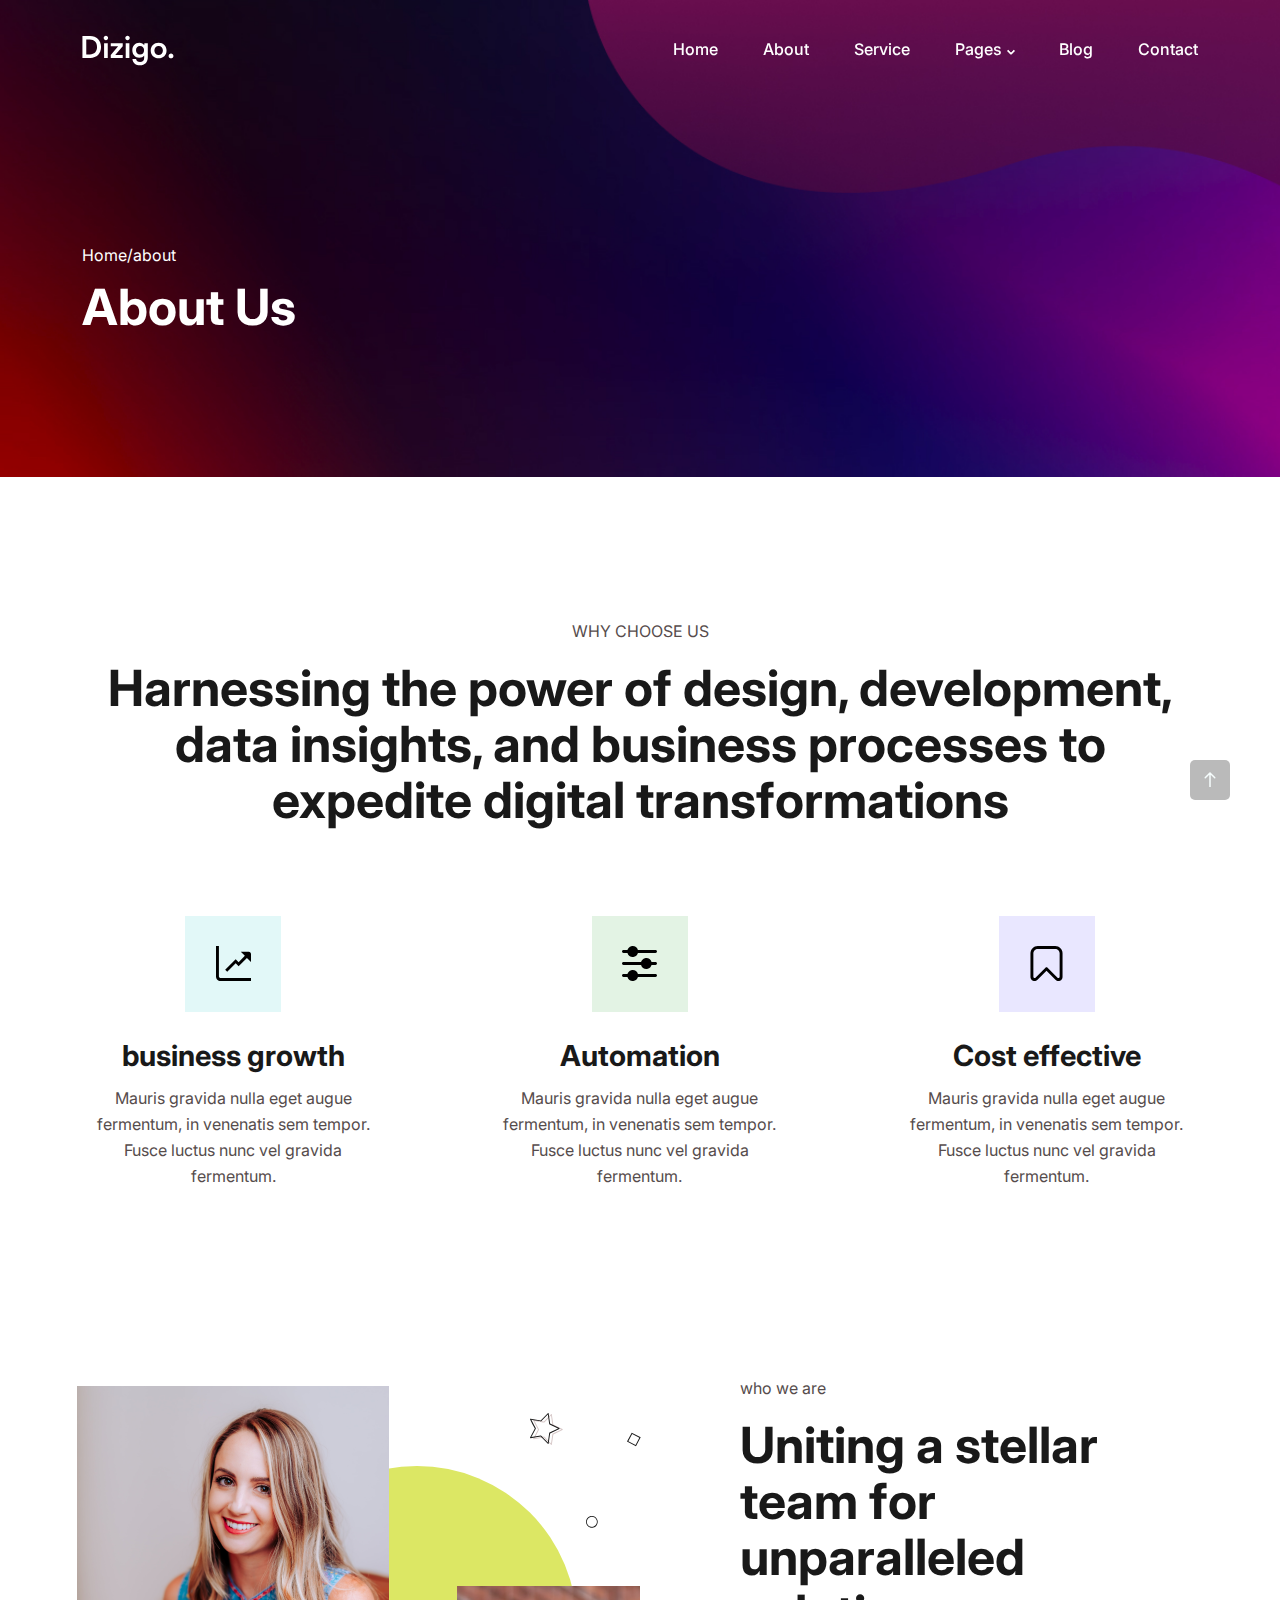
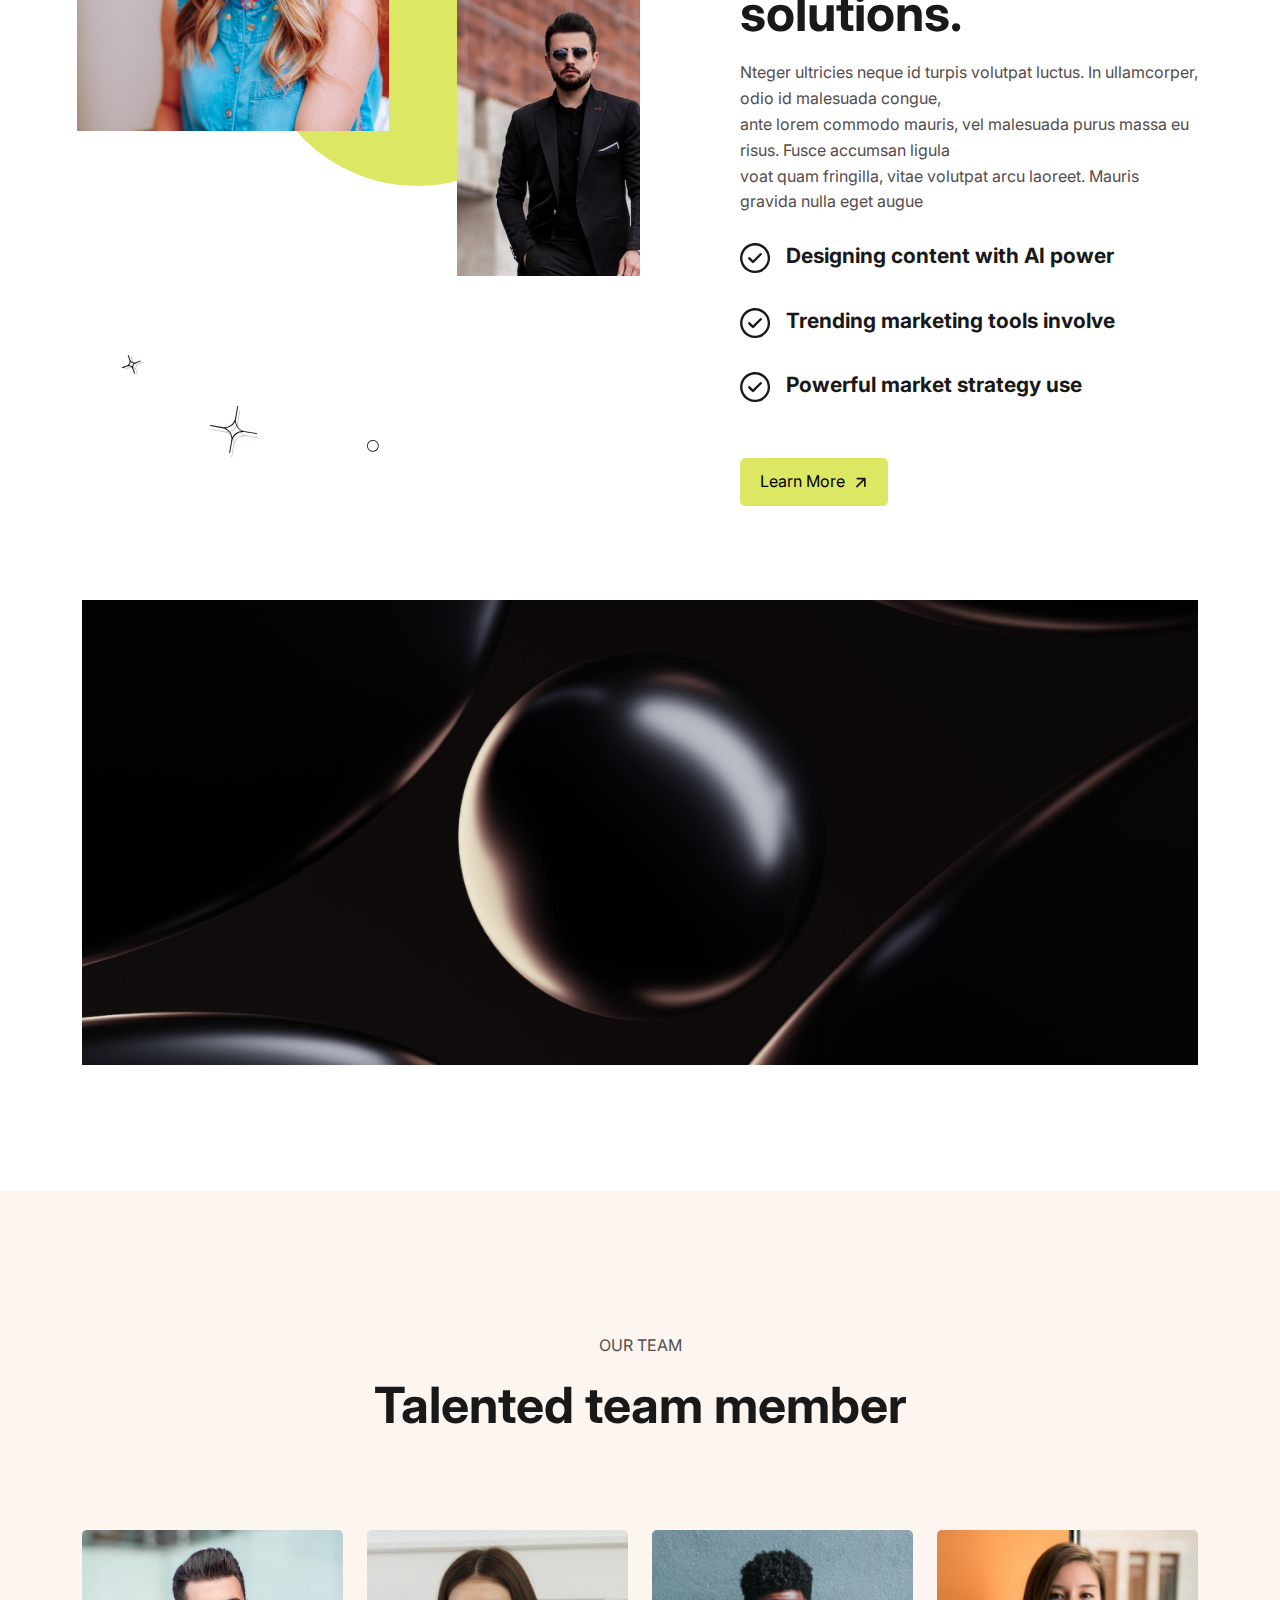
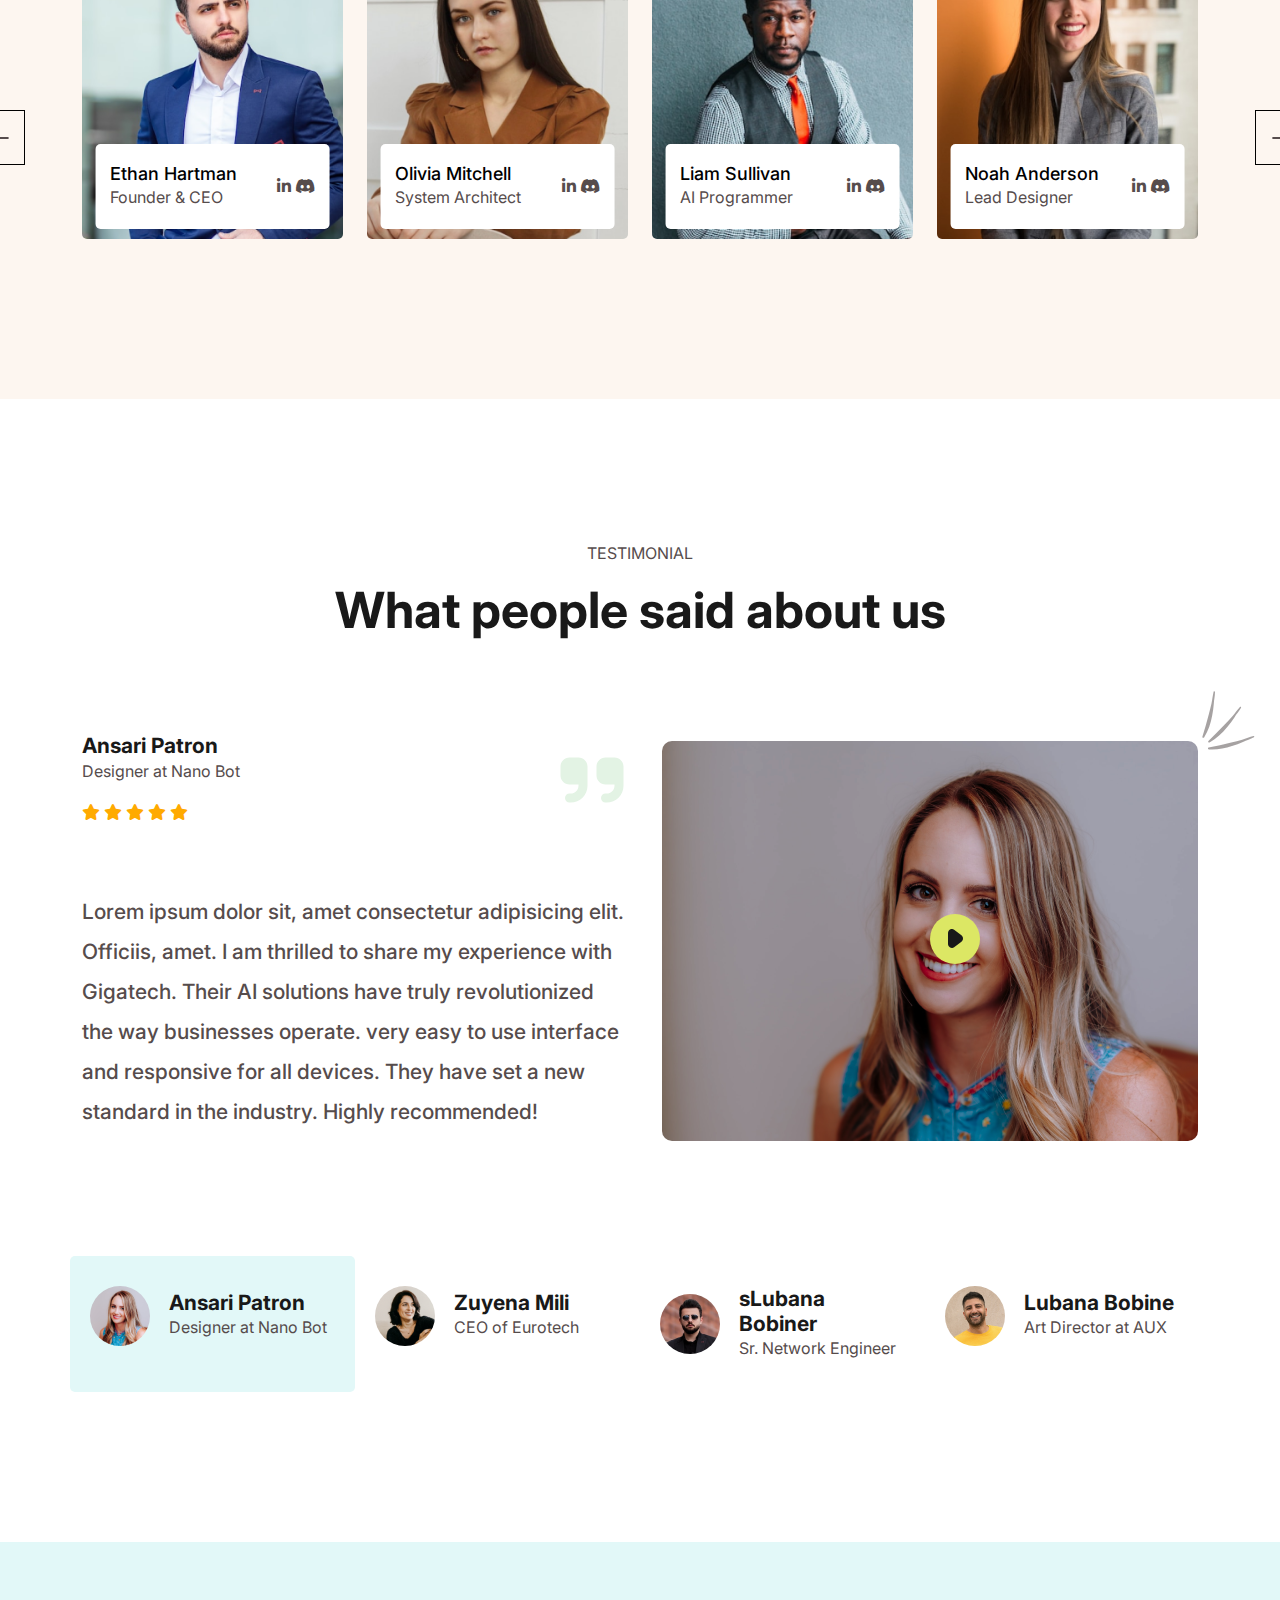
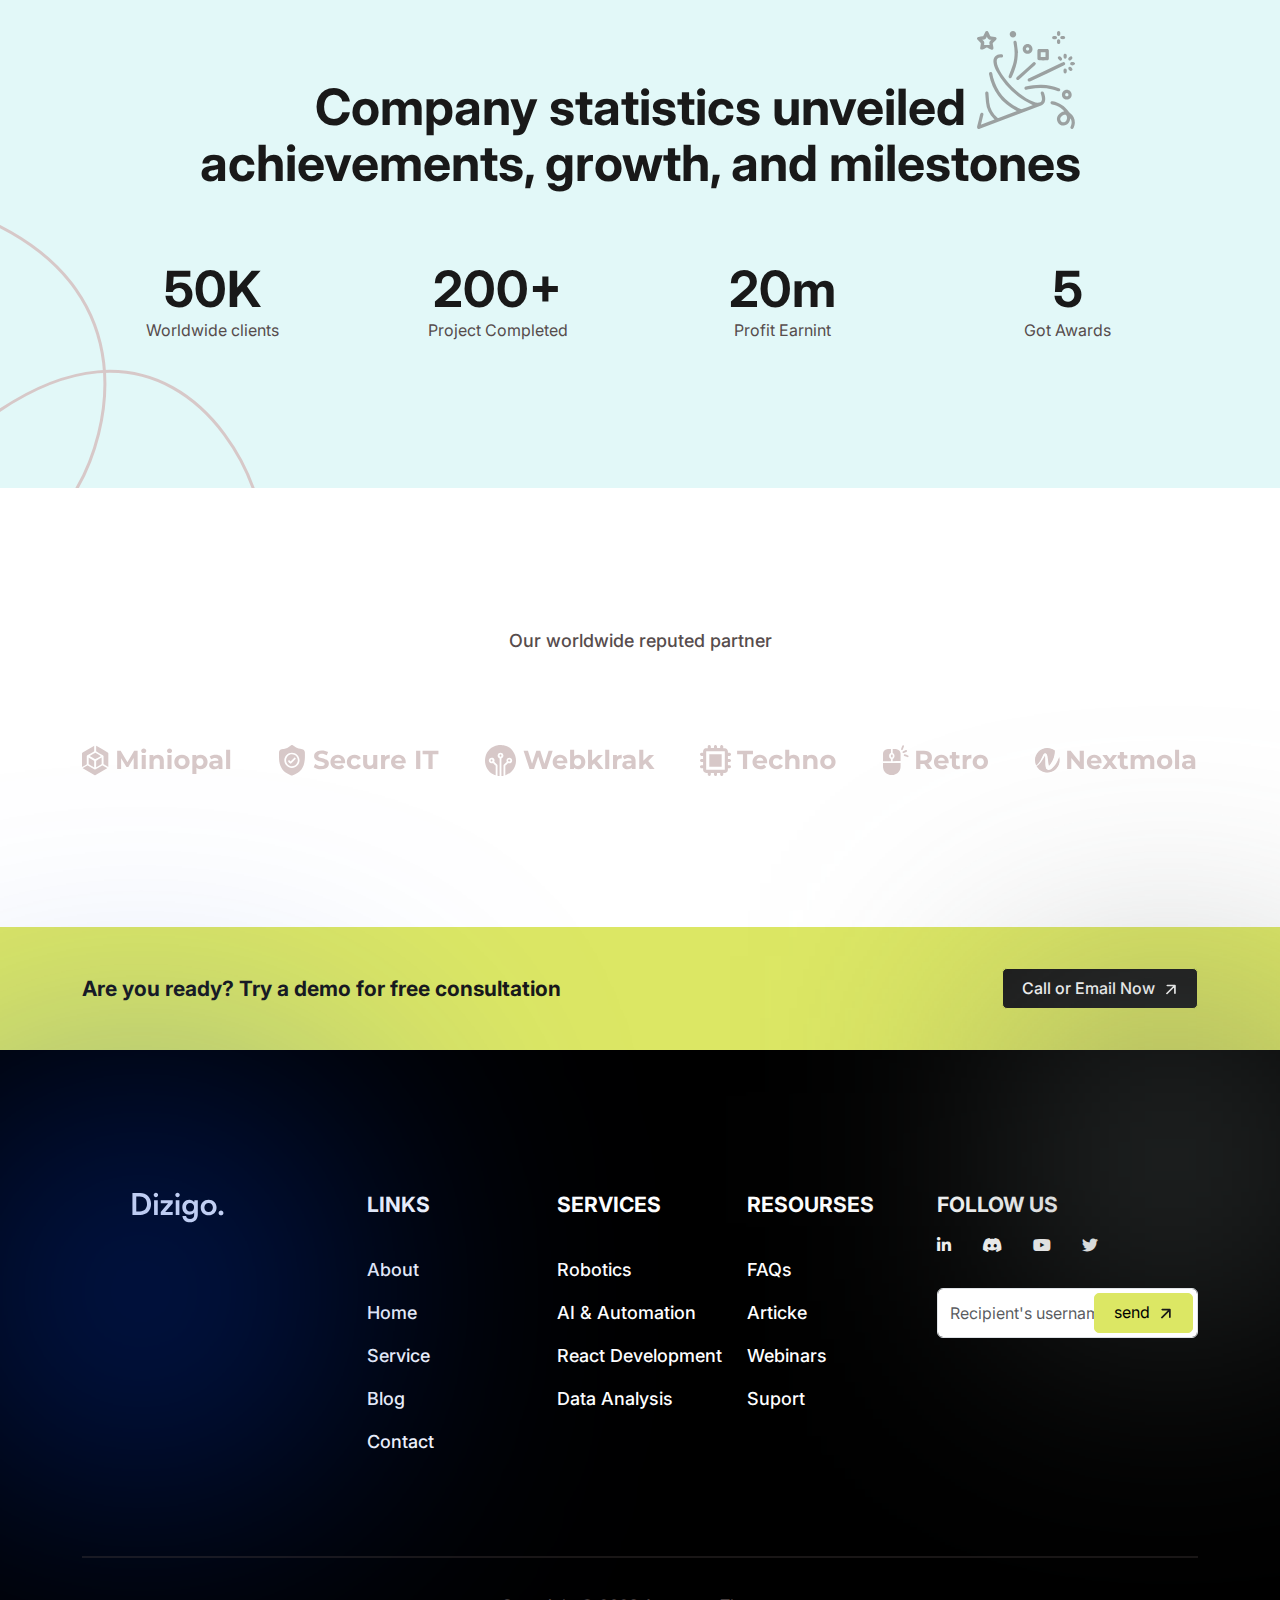
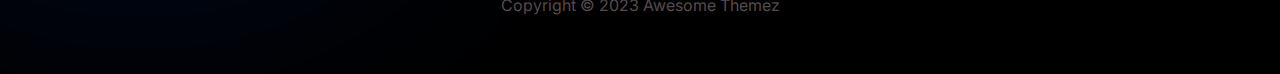
<file: aboutUs.html>
<!DOCTYPE html>
<html lang="en">

<head>
    <meta charset="UTF-8">
    <meta name="viewport" content="width=device-width, initial-scale=1.0">
    <link rel="stylesheet" href="./assets/css/bootstrap.min.css">
    <link rel="stylesheet" href="./assets/css/fontawesome.min.css">
    <link rel="stylesheet" href="./assets/css/animate.css">
    <link rel="stylesheet" href="./assets/css/slick.css">
    <link rel="stylesheet" href="./assets/css/style.css">
    <link rel="icon" href="./assets/img/Dizigo..svg">
    <title>About Us</title>
</head>

<body>
    <!-- start header -->
  <div class="fz_bg_filled" data-src="./assets/img/gradient.png">
    <header class="fz_site_header fz_style_1 fz_sticky_header">
        <div class="fz_main_header">
            <div class="container">
                <div class="fz_main_header_in">
                    <div class="fz_main_header_left">
                        <a class="fz_site_branding" href="index.html">
                            <img src="./assets/img/Dizigo..svg" alt="logo">

                        </a>
                    </div>
                    <div class="fz_main_header_right">
                        <nav class="fz_nav ">
                            <ul class="fz_nav_list fz_mp_0">
                                <li><a href="index.html">Home</a></li>
                                <li><a href="aboutUs.html">About</a></li>
                                <li><a href="service.html">Service</a></li>
                                <li class="menu_item_has_children">
                                    <a href="#pages">Pages</a>
                                    <ul>
                                        <li><a href="portfolio.html">Portfolio</a></li>
                                        <li><a href="team.html">Team</a></li>
                                    </ul>
                                   
                                </li>
                                <li><a href="blog.html">Blog</a></li>
                                <li><a href="contact.html">Contact</a></li>
                            </ul>
                        </nav>
                    </div>
                </div>
            </div>
        </div>

    </header>
    <div class="fz_height_143 fz_height_lg_100"></div>
    <div class="fz_height_100 fz_height_lg_40"></div>
    <div>
       
        <div class="container">
            <p class="fz_mb_11 text-white">Home/about</p>
            <h2 class="text-white fz_mp_0 fz_fs_50">About Us</h2>
        </div>
        <div class="fz_height_141 fz_height_lg_100"></div>
    </div>
  </div>
    <!-- end header -->
    
      <!--start why choose us -->
      <section class="fz_why_choose">
        <div class="fz_height_142 fz_height_lg_100"></div>
        <div class="container">
            <div class="fz_why_choose_in ">
                <div class="text-center fz_mb_87">
                    <p class="f_mb_16 text-uppercase">why choose us</p>
                    <h2 class="fz_fs_50">Harnessing the power of design, development, data insights, and business processes to expedite
                        digital transformations</h2>
                </div>

                <div class="fz_why_choose_iconBox row">

                    <div class="fz_busniess_growth clo-lg-4 d-flex  flex-column align-items-center justify-content-center">
                        <div class="fz_whyChoose_icon fz_cyan_bg fz_mb_27">
                            <svg xmlns="http://www.w3.org/2000/svg" width="35" height="35" viewBox="0 0 35 35"
                                fill="none">
                                <g clip-path="url(#clip0_107_1241)">
                                    <path
                                        d="M2.91667 30.59V-0.0350342H0V30.59C0 31.7503 0.460936 32.8631 1.28141 33.6836C2.10188 34.504 3.21468 34.965 4.375 34.965H35V32.0483H4.375C3.98823 32.0483 3.61729 31.8947 3.3438 31.6212C3.07031 31.3477 2.91667 30.9767 2.91667 30.59Z"
                                        fill="black" />
                                    <path
                                        d="M32.8129 5.79834H24.792L28.8652 9.87146L22.6045 16.1321L19.6879 13.2154L9.16016 23.7431L11.2295 25.8125L19.6952 17.3542L22.6118 20.2708L30.9345 11.9481L35.0004 16.0067V7.98584C35.0004 7.40568 34.7699 6.84928 34.3597 6.43904C33.9494 6.02881 33.393 5.79834 32.8129 5.79834Z"
                                        fill="black" />
                                </g>
                                <defs>
                                    <clipPath id="clip0_107_1241">
                                        <rect width="35" height="35" fill="white" />
                                    </clipPath>
                                </defs>
                            </svg>
                        </div>
                        <h4 class="fz_mb_13">business growth</h4>
                        <p class="text-center">Mauris gravida nulla eget augue fermentum, in venenatis sem tempor. Fusce
                            luctus nunc vel gravida fermentum.</p>
                    </div>
                    <div class="fz_automation clo-lg-4 d-flex flex-column align-items-center justify-content-center">
                        <div class="fz_whyChoose_icon fz_lightGreen_bg fz_mb_27">
                            <svg xmlns="http://www.w3.org/2000/svg" width="35" height="35" viewBox="0 0 35 35"
                                fill="none">
                                <g clip-path="url(#clip0_107_1248)">
                                    <path
                                        d="M1.46 6.92815H5.4496C6.23702 9.82534 9.22396 11.5357 12.1212 10.7482C13.9819 10.2425 15.4355 8.78891 15.9412 6.92815H33.5401C34.3454 6.92815 34.9983 6.27531 34.9983 5.46998C34.9983 4.66465 34.3454 4.01182 33.5401 4.01182H15.9412C15.1538 1.11456 12.1669 -0.595762 9.26969 0.19166C7.40893 0.6974 5.95534 2.15099 5.4496 4.01175H1.46C0.654666 4.01175 0.00183105 4.66458 0.00183105 5.46991C0.00183105 6.27524 0.654666 6.92815 1.46 6.92815Z"
                                        fill="black" />
                                    <path
                                        d="M33.5401 16.0417H29.5505C28.7647 13.145 25.7794 11.4337 22.8826 12.2195C21.0203 12.7247 19.5655 14.1794 19.0603 16.0417H1.46C0.654666 16.0417 0.00183105 16.6946 0.00183105 17.4999C0.00183105 18.3052 0.654666 18.9581 1.46 18.9581H19.0603C19.8462 21.8549 22.8314 23.5661 25.7282 22.7804C27.5905 22.2752 29.0453 20.8204 29.5505 18.9581H33.5401C34.3454 18.9581 34.9983 18.3052 34.9983 17.4999C34.9983 16.6946 34.3454 16.0417 33.5401 16.0417Z"
                                        fill="black" />
                                    <path
                                        d="M33.5401 28.0718H15.9412C15.1538 25.1746 12.1669 23.4643 9.26969 24.2517C7.40893 24.7575 5.95534 26.211 5.4496 28.0718H1.46C0.654666 28.0718 0.00183105 28.7246 0.00183105 29.53C0.00183105 30.3353 0.654666 30.9881 1.46 30.9881H5.4496C6.23702 33.8853 9.22396 35.5956 12.1212 34.8082C13.9819 34.3025 15.4355 32.8489 15.9412 30.9881H33.5401C34.3454 30.9881 34.9983 30.3353 34.9983 29.53C34.9983 28.7246 34.3454 28.0718 33.5401 28.0718Z"
                                        fill="black" />
                                </g>
                                <defs>
                                    <clipPath id="clip0_107_1248">
                                        <rect width="35" height="35" fill="white" />
                                    </clipPath>
                                </defs>
                            </svg>
                        </div>
                        <h4 class="fz_mb_13">Automation</h4>
                        <p class="text-center">Mauris gravida nulla eget augue fermentum, in venenatis sem tempor. Fusce
                            luctus nunc vel gravida fermentum.</p>
                    </div>
                    <div class="fz_cost_effective clo-lg-4 d-flex flex-column align-items-center justify-content-center">
                        <div class="fz_whyChoose_icon fz_lightBlue_bg fz_mb_27">
                            <svg xmlns="http://www.w3.org/2000/svg" width="35" height="35" viewBox="0 0 35 35"
                                fill="none">
                                <g clip-path="url(#clip0_107_1257)">
                                    <path
                                        d="M29.3664 35C28.8269 34.9985 28.2931 34.8901 27.7957 34.6811C27.2984 34.4721 26.8473 34.1666 26.4687 33.7823L17.5 24.866L8.53123 33.7881C7.95523 34.3725 7.21652 34.7698 6.41142 34.9282C5.60631 35.0867 4.77215 34.9989 4.01769 34.6763C3.25573 34.3698 2.6039 33.8407 2.14731 33.158C1.69073 32.4753 1.45061 31.6708 1.45831 30.8496V7.29167C1.45831 5.3578 2.22654 3.50313 3.59399 2.13568C4.96144 0.768227 6.81611 0 8.74998 0L26.25 0C27.2075 0 28.1557 0.188605 29.0404 0.555045C29.925 0.921486 30.7289 1.45859 31.406 2.13568C32.0831 2.81277 32.6202 3.6166 32.9866 4.50127C33.353 5.38593 33.5416 6.33411 33.5416 7.29167V30.8496C33.5498 31.6702 33.3106 32.4742 32.8551 33.1567C32.3996 33.8393 31.749 34.3689 30.9881 34.6763C30.4745 34.8911 29.9232 35.0011 29.3664 35ZM8.74998 2.91667C7.58965 2.91667 6.47686 3.3776 5.65638 4.19808C4.83591 5.01855 4.37498 6.13135 4.37498 7.29167V30.8496C4.37445 31.0926 4.44595 31.3303 4.58046 31.5327C4.71496 31.7351 4.90643 31.8931 5.13067 31.9867C5.35492 32.0803 5.60188 32.1054 5.84037 32.0588C6.07886 32.0121 6.29817 31.8958 6.4706 31.7246L16.4791 21.7773C16.7524 21.5057 17.122 21.3532 17.5073 21.3532C17.8925 21.3532 18.2622 21.5057 18.5354 21.7773L28.5323 31.7217C28.7047 31.8929 28.924 32.0092 29.1625 32.0558C29.401 32.1025 29.648 32.0774 29.8722 31.9838C30.0964 31.8902 30.2879 31.7322 30.4224 31.5298C30.5569 31.3274 30.6284 31.0897 30.6279 30.8467V7.29167C30.6279 6.13135 30.167 5.01855 29.3465 4.19808C28.526 3.3776 27.4132 2.91667 26.2529 2.91667H8.74998Z"
                                        fill="black" />
                                </g>
                                <defs>
                                    <clipPath id="clip0_107_1257">
                                        <rect width="35" height="35" fill="white" />
                                    </clipPath>
                                </defs>
                            </svg>
                        </div>
                        <h4 class="fz_mb_13">Cost effective</h4>
                        <p class="text-center">Mauris gravida nulla eget augue fermentum, in venenatis sem tempor. Fusce
                            luctus nunc vel gravida fermentum.</p>
                    </div>
                </div>
            </div>
            <div class="fz_height_170 fz_height_lg_100"></div>
            <!-- who we are -->
            <div class="fz_who_we_are row position-relative ">
                
              <div class="fz_who_we_are_left  col-lg-6 position-relative  justify-content-center">
               <div class="fz_who_we_are_left_container">
                <div  class="fz_who_we_are_left_in position-relative" > 
                    <div >
                        <div class="fz_who_we_are_imgs ">
                          <img class="position-absolute fz_who_we_are_img1" src="./assets/img/meritt-thomas-aoQ4DYZLE_E-unsplash 3.png" alt="chair">
                          <img class="position-absolute  fz_who_we_are_img2" src="./assets/img/mohamad-khosravi-vS0Kya7E5V4-unsplash 2.png" alt="chair">
          
                        </div>            
                      </div>
                </div>
               <!-- ------ -->
               </div>

              
                <div class="fz_height_lg_100"></div>
                <div class="fz_height_lg_100"></div>
                <div class="fz_height_lg_100"></div>
              </div>
           
                <div class="fz_who_we_are_text col-lg-6">
                    <p class="fz_mb_16">who we are</p>
                    <h2 class="fz_mb_18 fz_fs_50">Uniting a stellar team for <br> unparalleled solutions.</h2>
                    <p class="fz_mb_28">Nteger ultricies neque id turpis volutpat luctus. In ullamcorper, odio id
                        malesuada congue, <br> ante lorem commodo mauris, vel malesuada purus massa eu risus. Fusce
                        accumsan ligula <br> voat quam fringilla, vitae volutpat arcu laoreet. Mauris gravida nulla eget
                        augue</p>

                    <div class="fz_mb_41">
                        <ul class="fz_mp_0 ">
                            <li class="d-flex gap-3 fz_mb_19">
                                <svg xmlns="http://www.w3.org/2000/svg" width="30" height="30" viewBox="0 0 30 30"
                                    fill="none">
                                    <g clip-path="url(#clip0_305_674)">
                                        <path
                                            d="M30.0586 14.1797C30.0586 14.7656 30.0586 15.3516 30.0586 15.9375C30.041 16.0195 30.0176 16.1074 30.0117 16.1895C29.8652 18.2812 29.3145 20.2676 28.3008 22.1016C25.9688 26.3262 22.4238 28.9102 17.6719 29.8242C17.0977 29.9355 16.5176 29.9824 15.9375 30.0586C15.3516 30.0586 14.7656 30.0586 14.1797 30.0586C14.1035 30.041 14.0273 30.0176 13.9512 30.0117C11.8477 29.8711 9.85547 29.3145 8.01562 28.3008C3.79102 25.9629 1.20117 22.418 0.292969 17.6719C0.181641 17.0977 0.134766 16.5176 0.0585938 15.9375C0.0585938 15.3516 0.0585938 14.7656 0.0585938 14.1797C0.0761719 14.0977 0.0996094 14.0098 0.105469 13.9277C0.251953 11.8359 0.808594 9.84961 1.81641 8.01562C4.14844 3.79102 7.69336 1.20703 12.4453 0.292969C13.0195 0.181641 13.5996 0.134766 14.1797 0.0585938C14.7656 0.0585938 15.3516 0.0585938 15.9375 0.0585938C16.0137 0.0761719 16.0898 0.0996094 16.166 0.105469C18.2695 0.246094 20.2617 0.802734 22.1016 1.81641C26.3262 4.1543 28.916 7.69922 29.8242 12.4453C29.9297 13.0195 29.9824 13.5996 30.0586 14.1797ZM15.0586 27.7148C22.0371 27.7148 27.7031 22.0547 27.709 15.0703C27.7266 8.08594 22.043 2.40234 15.0586 2.40234C8.07422 2.40234 2.41406 8.0625 2.40234 15.0469C2.39062 22.0312 8.07422 27.7148 15.0586 27.7148Z"
                                            fill="#191919" />
                                        <path
                                            d="M13.0605 17.3789C13.1308 17.2676 13.1777 17.1504 13.2597 17.0684C15.4746 14.8477 17.6894 12.6387 19.9043 10.418C20.168 10.1543 20.4609 9.95508 20.8476 9.95508C21.3164 9.96094 21.6738 10.1719 21.8906 10.5879C22.1074 11.0039 22.0722 11.4199 21.8027 11.8008C21.7265 11.9121 21.6269 12.0117 21.5332 12.1055C19.0137 14.625 16.4941 17.1445 13.9746 19.6641C13.3125 20.3262 12.6797 20.3262 12.0234 19.6641C10.8515 18.4922 9.67381 17.3203 8.50194 16.1426C8.06248 15.7031 7.96287 15.1816 8.21483 14.707C8.59569 13.9805 9.51561 13.8574 10.1426 14.4727C11.0215 15.334 11.8828 16.2129 12.75 17.0801C12.832 17.1621 12.9082 17.2324 13.0605 17.3789Z"
                                            fill="#191919" />
                                    </g>
                                    <defs>
                                        <clipPath id="clip0_305_674">
                                            <rect width="30" height="30" fill="white" />
                                        </clipPath>
                                    </defs>
                                </svg>
                                <a href="#">
                                    <h5>Designing content with AI power</h5>
                                </a>
                            </li>
                            <li class="d-flex gap-3 fz_mb_19">
                                <svg xmlns="http://www.w3.org/2000/svg" width="30" height="30" viewBox="0 0 30 30"
                                    fill="none">
                                    <g clip-path="url(#clip0_305_674)">
                                        <path
                                            d="M30.0586 14.1797C30.0586 14.7656 30.0586 15.3516 30.0586 15.9375C30.041 16.0195 30.0176 16.1074 30.0117 16.1895C29.8652 18.2812 29.3145 20.2676 28.3008 22.1016C25.9688 26.3262 22.4238 28.9102 17.6719 29.8242C17.0977 29.9355 16.5176 29.9824 15.9375 30.0586C15.3516 30.0586 14.7656 30.0586 14.1797 30.0586C14.1035 30.041 14.0273 30.0176 13.9512 30.0117C11.8477 29.8711 9.85547 29.3145 8.01562 28.3008C3.79102 25.9629 1.20117 22.418 0.292969 17.6719C0.181641 17.0977 0.134766 16.5176 0.0585938 15.9375C0.0585938 15.3516 0.0585938 14.7656 0.0585938 14.1797C0.0761719 14.0977 0.0996094 14.0098 0.105469 13.9277C0.251953 11.8359 0.808594 9.84961 1.81641 8.01562C4.14844 3.79102 7.69336 1.20703 12.4453 0.292969C13.0195 0.181641 13.5996 0.134766 14.1797 0.0585938C14.7656 0.0585938 15.3516 0.0585938 15.9375 0.0585938C16.0137 0.0761719 16.0898 0.0996094 16.166 0.105469C18.2695 0.246094 20.2617 0.802734 22.1016 1.81641C26.3262 4.1543 28.916 7.69922 29.8242 12.4453C29.9297 13.0195 29.9824 13.5996 30.0586 14.1797ZM15.0586 27.7148C22.0371 27.7148 27.7031 22.0547 27.709 15.0703C27.7266 8.08594 22.043 2.40234 15.0586 2.40234C8.07422 2.40234 2.41406 8.0625 2.40234 15.0469C2.39062 22.0312 8.07422 27.7148 15.0586 27.7148Z"
                                            fill="#191919" />
                                        <path
                                            d="M13.0605 17.3789C13.1308 17.2676 13.1777 17.1504 13.2597 17.0684C15.4746 14.8477 17.6894 12.6387 19.9043 10.418C20.168 10.1543 20.4609 9.95508 20.8476 9.95508C21.3164 9.96094 21.6738 10.1719 21.8906 10.5879C22.1074 11.0039 22.0722 11.4199 21.8027 11.8008C21.7265 11.9121 21.6269 12.0117 21.5332 12.1055C19.0137 14.625 16.4941 17.1445 13.9746 19.6641C13.3125 20.3262 12.6797 20.3262 12.0234 19.6641C10.8515 18.4922 9.67381 17.3203 8.50194 16.1426C8.06248 15.7031 7.96287 15.1816 8.21483 14.707C8.59569 13.9805 9.51561 13.8574 10.1426 14.4727C11.0215 15.334 11.8828 16.2129 12.75 17.0801C12.832 17.1621 12.9082 17.2324 13.0605 17.3789Z"
                                            fill="#191919" />
                                    </g>
                                    <defs>
                                        <clipPath id="clip0_305_674">
                                            <rect width="30" height="30" fill="white" />
                                        </clipPath>
                                    </defs>
                                </svg>
                                <a href="#">
                                    <h5>Trending marketing tools involve</h5>
                                </a>
                            </li>
                            <li class="d-flex gap-3 ">
                                <svg xmlns="http://www.w3.org/2000/svg" width="30" height="30" viewBox="0 0 30 30"
                                    fill="none">
                                    <g clip-path="url(#clip0_305_674)">
                                        <path
                                            d="M30.0586 14.1797C30.0586 14.7656 30.0586 15.3516 30.0586 15.9375C30.041 16.0195 30.0176 16.1074 30.0117 16.1895C29.8652 18.2812 29.3145 20.2676 28.3008 22.1016C25.9688 26.3262 22.4238 28.9102 17.6719 29.8242C17.0977 29.9355 16.5176 29.9824 15.9375 30.0586C15.3516 30.0586 14.7656 30.0586 14.1797 30.0586C14.1035 30.041 14.0273 30.0176 13.9512 30.0117C11.8477 29.8711 9.85547 29.3145 8.01562 28.3008C3.79102 25.9629 1.20117 22.418 0.292969 17.6719C0.181641 17.0977 0.134766 16.5176 0.0585938 15.9375C0.0585938 15.3516 0.0585938 14.7656 0.0585938 14.1797C0.0761719 14.0977 0.0996094 14.0098 0.105469 13.9277C0.251953 11.8359 0.808594 9.84961 1.81641 8.01562C4.14844 3.79102 7.69336 1.20703 12.4453 0.292969C13.0195 0.181641 13.5996 0.134766 14.1797 0.0585938C14.7656 0.0585938 15.3516 0.0585938 15.9375 0.0585938C16.0137 0.0761719 16.0898 0.0996094 16.166 0.105469C18.2695 0.246094 20.2617 0.802734 22.1016 1.81641C26.3262 4.1543 28.916 7.69922 29.8242 12.4453C29.9297 13.0195 29.9824 13.5996 30.0586 14.1797ZM15.0586 27.7148C22.0371 27.7148 27.7031 22.0547 27.709 15.0703C27.7266 8.08594 22.043 2.40234 15.0586 2.40234C8.07422 2.40234 2.41406 8.0625 2.40234 15.0469C2.39062 22.0312 8.07422 27.7148 15.0586 27.7148Z"
                                            fill="#191919" />
                                        <path
                                            d="M13.0605 17.3789C13.1308 17.2676 13.1777 17.1504 13.2597 17.0684C15.4746 14.8477 17.6894 12.6387 19.9043 10.418C20.168 10.1543 20.4609 9.95508 20.8476 9.95508C21.3164 9.96094 21.6738 10.1719 21.8906 10.5879C22.1074 11.0039 22.0722 11.4199 21.8027 11.8008C21.7265 11.9121 21.6269 12.0117 21.5332 12.1055C19.0137 14.625 16.4941 17.1445 13.9746 19.6641C13.3125 20.3262 12.6797 20.3262 12.0234 19.6641C10.8515 18.4922 9.67381 17.3203 8.50194 16.1426C8.06248 15.7031 7.96287 15.1816 8.21483 14.707C8.59569 13.9805 9.51561 13.8574 10.1426 14.4727C11.0215 15.334 11.8828 16.2129 12.75 17.0801C12.832 17.1621 12.9082 17.2324 13.0605 17.3789Z"
                                            fill="#191919" />
                                    </g>
                                    <defs>
                                        <clipPath id="clip0_305_674">
                                            <rect width="30" height="30" fill="white" />
                                        </clipPath>
                                    </defs>
                                </svg>
                                <a href="#">
                                    <h5>Powerful market strategy use</h5>
                                </a>
                            </li>
                        </ul>
                    </div>
                    <a class="fz_btn fz_style_arrow fz_footer_btn position-absolute" href="#">Learn More
                        <span class="arrow">
                            <i> <svg xmlns="http://www.w3.org/2000/svg" width="11" height="11" viewBox="0 0 11 11"
                                    fill="none">
                                    <path
                                        d="M10.3353 1.75733C10.3353 1.28789 9.95472 0.907334 9.48528 0.907333L1.83528 0.907333C1.36584 0.907334 0.985281 1.28789 0.98528 1.75733C0.985281 2.22678 1.36584 2.60733 1.83528 2.60733H8.63528V9.40733C8.63528 9.87678 9.01584 10.2573 9.48528 10.2573C9.95472 10.2573 10.3353 9.87678 10.3353 9.40733L10.3353 1.75733ZM1.60104 10.8437L10.0863 2.35837L8.88424 1.15629L0.398959 9.64157L1.60104 10.8437Z"
                                        fill="#191919" />
                                </svg>
                            </i>
                            <i> <svg xmlns="http://www.w3.org/2000/svg" width="11" height="11" viewBox="0 0 11 11"
                                    fill="none">
                                    <path
                                        d="M10.3353 1.75733C10.3353 1.28789 9.95472 0.907334 9.48528 0.907333L1.83528 0.907333C1.36584 0.907334 0.985281 1.28789 0.98528 1.75733C0.985281 2.22678 1.36584 2.60733 1.83528 2.60733H8.63528V9.40733C8.63528 9.87678 9.01584 10.2573 9.48528 10.2573C9.95472 10.2573 10.3353 9.87678 10.3353 9.40733L10.3353 1.75733ZM1.60104 10.8437L10.0863 2.35837L8.88424 1.15629L0.398959 9.64157L1.60104 10.8437Z"
                                        fill="#191919" />
                                </svg>
                            </i>
                        </span>
                    </a>
                </div>

                <div class="star1 position-absolute">
                    <svg xmlns="http://www.w3.org/2000/svg" width="111" height="34" viewBox="0 0 111 34" fill="none">
                    <path d="M3.19881 7.25617C4.6476 10.4285 6.25845 13.5244 8.02599 16.5317L3.25213 25.583C3.21055 25.6625 3.19242 25.7519 3.19988 25.8412C3.20628 25.9305 3.23826 26.0161 3.29156 26.0883C3.34486 26.1605 3.41737 26.2166 3.50053 26.2502C3.58368 26.2837 3.6743 26.2934 3.76278 26.2782L13.8713 24.549L21.0235 31.8709C21.0854 31.935 21.1632 31.9806 21.2495 32.0028C21.3359 32.0248 21.4276 32.0226 21.5118 31.9962C21.5971 31.9697 21.6738 31.9202 21.7314 31.8531C21.79 31.786 21.8284 31.704 21.8433 31.6163L23.3199 21.4978L32.5158 16.9697C32.5883 16.9235 32.6469 16.8601 32.6885 16.7851C32.7301 16.7102 32.7514 16.626 32.7514 16.5405C32.7514 16.455 32.7301 16.3708 32.6885 16.2959C32.6469 16.2209 32.5883 16.1575 32.5158 16.1114L23.3199 11.5858L21.8433 1.4673C21.8284 1.37959 21.79 1.2976 21.7314 1.23052C21.6738 1.16344 21.5971 1.1139 21.5118 1.08747C21.4276 1.06104 21.3359 1.05873 21.2495 1.08083C21.1632 1.10293 21.0854 1.14856 21.0235 1.21261L13.8713 8.53465L3.76278 6.80538C3.69562 6.79332 3.62632 6.79582 3.56023 6.81265C3.49413 6.82948 3.43121 6.86026 3.37791 6.90295C3.3246 6.94566 3.2809 6.99927 3.24998 7.06019C3.21907 7.12111 3.20201 7.18792 3.19881 7.25617ZM21.0363 30.5084C13.8126 23.1227 14.3105 23.5022 13.9555 23.5633L4.557 25.1703L8.99505 16.7659C9.16029 16.4476 9.37245 17.0384 4.557 7.90562C14.7295 9.64506 14.126 9.63237 14.3798 9.3751L21.0363 2.5675L22.4052 11.9754C22.4585 12.3319 21.9403 11.9754 31.2205 16.5443C21.9403 21.1107 22.4585 20.7568 22.4052 21.1107L21.0363 30.5084Z" fill="#D7C8C8"/>
                    <path d="M0.000564779 6.19037C1.44936 9.36271 3.06021 12.4586 4.82775 15.4659L0.0538879 24.5172C0.0123111 24.5967 -0.0058241 24.6861 0.0016384 24.7754C0.00803483 24.8647 0.0400154 24.9503 0.093319 25.0225C0.146623 25.0947 0.219131 25.1508 0.302284 25.1844C0.385438 25.2179 0.476056 25.2276 0.56454 25.2124L10.673 23.4832L17.8253 30.8051C17.8871 30.8692 17.9649 30.9148 18.0513 30.937C18.1376 30.959 18.2293 30.9568 18.3135 30.9304C18.3988 30.9039 18.4756 30.8544 18.5332 30.7873C18.5918 30.7202 18.6302 30.6382 18.6451 30.5505L20.1216 20.432L29.3175 15.9039C29.39 15.8578 29.4487 15.7943 29.4903 15.7193C29.5318 15.6444 29.5531 15.5602 29.5531 15.4747C29.5531 15.3892 29.5318 15.305 29.4903 15.2301C29.4487 15.1551 29.39 15.0917 29.3175 15.0456L20.1216 10.52L18.6451 0.401503C18.6302 0.313799 18.5918 0.231808 18.5332 0.164727C18.4756 0.097646 18.3988 0.0481081 18.3135 0.0216765C18.2293 -0.00475611 18.1376 -0.00706888 18.0513 0.0150367C17.9649 0.0371305 17.8871 0.0827675 17.8253 0.146811L10.673 7.46886L0.56454 5.73958C0.497378 5.72753 0.42808 5.73002 0.361984 5.74685C0.295888 5.76368 0.232968 5.79446 0.179664 5.83716C0.12636 5.87986 0.0826567 5.93347 0.0517406 5.99439C0.0208246 6.05531 0.00376299 6.12213 0.000564779 6.19037ZM17.8381 29.4426C10.6144 22.0569 11.1123 22.4364 10.7573 22.4975L1.35876 24.1045L5.79681 15.7001C5.96205 15.3818 6.1742 15.9726 1.35876 6.83982C11.5312 8.57928 10.9278 8.56654 11.1815 8.30931L17.8381 1.50171L19.2069 10.9096C19.2602 11.2661 18.7421 10.9096 28.0223 15.4785C18.7421 20.0449 19.2602 19.691 19.2069 20.0449L17.8381 29.4426Z" fill="#191919"/>
                    <rect x="101.931" y="20.3201" width="9.14145" height="9.14145" transform="rotate(27.7491 101.931 20.3201)" stroke="#191919"/>
                  </svg>
                </div>
                <div class="round1 position-absolute">
                    <svg class="round1 position-absolute" xmlns="http://www.w3.org/2000/svg" width="12" height="12" viewBox="0 0 12 12" fill="none">
                        <path d="M0.0223576 6.37105C-0.0618621 5.41078 0.0927401 4.44411 0.471195 3.55844C0.850717 2.6717 1.44235 1.89261 2.19393 1.28937C2.94551 0.686135 3.83466 0.27794 4.78239 0.0999536C5.73013 -0.0769674 6.70665 -0.0183532 7.6256 0.270476C8.54562 0.560371 9.3793 1.07302 10.0541 1.76152C10.7279 2.45002 11.2215 3.29412 11.4923 4.21923C11.762 5.14433 11.7992 6.12273 11.602 7.06595C11.4037 8.00917 10.9763 8.88845 10.3569 9.62704C9.6117 10.5159 8.61918 11.1639 7.5062 11.489C6.39215 11.814 5.20665 11.8013 4.10113 11.4527C2.99455 11.1032 2.01594 10.4349 1.28994 9.53006C0.563949 8.6252 0.122568 7.52637 0.0223576 6.37105ZM5.86766 0.812965C5.01907 0.8119 4.18432 1.02506 3.43913 1.43326C2.69502 1.84039 2.06599 2.4287 1.60865 3.14384C1.15237 3.86005 0.883748 4.67858 0.827247 5.52482C0.771811 6.37212 0.929572 7.21943 1.28884 7.98786C1.64704 8.75736 2.19286 9.42348 2.87727 9.92653C3.56169 10.4285 4.36125 10.7493 5.20345 10.8602C6.04458 10.971 6.90068 10.8687 7.69171 10.5607C8.48273 10.2537 9.18415 9.75174 9.72892 9.10161C10.343 8.36515 10.7353 7.46988 10.859 6.5192C10.9826 5.56851 10.8334 4.60291 10.4283 3.73323C10.0232 2.86461 9.38035 2.12922 8.57227 1.61231C7.76526 1.0954 6.82713 0.818293 5.86766 0.815096V0.812965Z" fill="#191919"/>
                        </svg>
                </div>
                <div class="star2 position-absolute">
                    <svg xmlns="http://www.w3.org/2000/svg" width="22" height="21" viewBox="0 0 22 21" fill="none">
                        <path d="M3.39923 13.417L7.97059 11.764C8.99007 11.3846 9.81905 10.6193 10.2782 9.63239C10.7374 8.64654 10.7898 7.52 10.4241 6.49578L8.75767 1.9033C8.73389 1.78607 8.75308 1.66563 8.81172 1.56224C8.87046 1.45886 8.96459 1.37999 9.07685 1.34055C9.18911 1.30112 9.31181 1.30433 9.42215 1.34803C9.53259 1.3928 9.6231 1.47592 9.67715 1.58143L11.3307 6.15153C11.7047 7.17469 12.4698 8.00815 13.458 8.46857C14.446 8.92793 15.5764 8.97694 16.6005 8.60391L21.172 6.95088C21.2336 6.9157 21.3023 6.89333 21.3734 6.88693C21.4444 6.87947 21.5162 6.88908 21.5835 6.91253C21.6507 6.93598 21.712 6.97432 21.7631 7.02442C21.8142 7.07451 21.8537 7.13421 21.879 7.20135C21.9044 7.2685 21.9149 7.33989 21.9098 7.41023C21.9047 7.48164 21.8842 7.55092 21.8497 7.61381C21.8151 7.67562 21.7674 7.72996 21.7098 7.77259C21.6521 7.81416 21.586 7.84402 21.5161 7.85788L16.9223 9.52369C16.3962 9.69848 15.911 9.97879 15.4965 10.3465C15.0821 10.7152 14.747 11.164 14.5115 11.6659C14.276 12.1679 14.1451 12.7125 14.1267 13.2667C14.1085 13.8199 14.2032 14.372 14.405 14.8889L16.0714 19.4814C16.0953 19.5976 16.0761 19.719 16.0174 19.8224C15.9588 19.9258 15.8645 20.0047 15.7523 20.0441C15.64 20.0825 15.5173 20.0803 15.407 20.0356C15.2966 19.9919 15.206 19.9088 15.1521 19.8033L13.4631 15.2235C13.2826 14.7173 13.0034 14.2526 12.6417 13.8551C12.2801 13.4575 11.8431 13.1356 11.3562 12.9086C10.8693 12.6816 10.3422 12.5527 9.80529 12.5313C9.26842 12.509 8.73251 12.5932 8.22858 12.7797L3.63484 14.4455C3.4984 14.4775 3.35513 14.453 3.23655 14.3784C3.11798 14.3038 3.03381 14.1855 3.00258 14.049C2.97133 13.9126 2.99557 13.7698 3.06995 13.6515C3.14434 13.5321 3.26278 13.4479 3.39923 13.417ZM13.2667 12.9182C13.3808 11.7523 13.8873 10.6598 14.7033 9.81892C13.5373 9.70489 12.4445 9.19862 11.6038 8.38329C11.4897 9.5482 10.9832 10.6406 10.1672 11.4816C11.3333 11.5956 12.426 12.1018 13.2667 12.9182Z" fill="#D7C8C8"/>
                        <path d="M0.409972 12.104L4.9813 10.451C6.00078 10.0716 6.82976 9.30633 7.28902 8.32048C7.74818 7.33356 7.80063 6.20702 7.43497 5.18279L5.76848 0.590316C5.7446 0.473079 5.76379 0.352637 5.82243 0.249255C5.88117 0.145874 5.97541 0.0669971 6.08756 0.0275629C6.19982 -0.0118713 6.32252 -0.00865361 6.43297 0.0350438C6.5433 0.0798069 6.63392 0.162932 6.68786 0.268445L8.34145 4.83854C8.71553 5.8617 9.48054 6.69516 10.4687 7.15558C11.4568 7.61494 12.5871 7.66395 13.6114 7.29199L18.1827 5.63789C18.2444 5.60272 18.3131 5.58034 18.3842 5.57394C18.4553 5.56648 18.5269 5.57606 18.5942 5.59951C18.6614 5.62295 18.7227 5.66133 18.7738 5.71143C18.8249 5.76152 18.8644 5.82229 18.8898 5.88836C18.9151 5.95551 18.9256 6.02691 18.9205 6.09832C18.9155 6.16866 18.8949 6.23794 18.8604 6.30082C18.8258 6.36263 18.7781 6.41698 18.7205 6.45961C18.6629 6.50117 18.5968 6.53103 18.5268 6.54489L13.9331 8.2107C13.4069 8.38549 12.9218 8.6658 12.5073 9.0335C12.0928 9.40226 11.7577 9.85096 11.5222 10.353C11.2867 10.8549 11.1558 11.3995 11.1375 11.9537C11.1192 12.5069 11.2139 13.059 11.4157 13.5759L13.0822 18.1684C13.106 18.2845 13.0869 18.406 13.0282 18.5094C12.9695 18.6128 12.8753 18.6917 12.7631 18.7311C12.6508 18.7695 12.5281 18.7674 12.4177 18.7226C12.3073 18.6789 12.2167 18.5957 12.1628 18.4902L10.4739 13.9105C10.2933 13.4043 10.0141 12.9396 9.6524 12.5421C9.29078 12.1445 8.85391 11.8227 8.36703 11.5956C7.88016 11.3686 7.35298 11.2397 6.81611 11.2184C6.27924 11.196 5.74322 11.2802 5.23929 11.4667L0.645584 13.1325C0.509137 13.1645 0.365868 13.14 0.2473 13.0654C0.12872 12.9908 0.0445647 12.8725 0.0133182 12.736C-0.0179284 12.5996 0.00631411 12.4568 0.0807046 12.3385C0.155095 12.2191 0.273525 12.1349 0.409972 12.104ZM10.2775 11.6052C10.3916 10.4393 10.8981 9.34684 11.714 8.50594C10.548 8.3919 9.45517 7.88563 8.61447 7.0703C8.5004 8.23521 7.99391 9.32766 7.17794 10.1686C8.344 10.2826 9.43673 10.7888 10.2775 11.6052Z" fill="#191919"/>
                        </svg>
                </div>
                <div class="star3 position-absolute">
                    <svg xmlns="http://www.w3.org/2000/svg" width="50" height="52" viewBox="0 0 50 52" fill="none">
                        <path d="M2.59677 23.1802L14.4963 25.2745C15.9011 25.5367 17.3438 25.5186 18.7418 25.2223C20.1396 24.9249 21.4653 24.3558 22.6428 23.5458C23.8201 22.7369 24.8263 21.703 25.6035 20.504C26.3807 19.305 26.9137 17.9643 27.1719 16.5595L29.2672 4.66319C29.271 4.59285 29.2895 4.52465 29.3218 4.46283C29.3541 4.39995 29.3993 4.34559 29.4545 4.3019C29.5096 4.25927 29.5734 4.22837 29.6415 4.21131C29.7096 4.19426 29.7805 4.19319 29.8494 4.20598C29.9187 4.21877 29.9837 4.24647 30.0413 4.28697C30.0978 4.32747 30.1468 4.3797 30.182 4.43938C30.2172 4.50013 30.2396 4.56728 30.247 4.63762C30.2545 4.7069 30.247 4.77724 30.2247 4.84439L28.129 16.7141C27.6326 19.5608 28.2852 22.4874 29.9432 24.8524C31.602 27.2185 34.1307 28.83 36.9761 29.3352L48.85 31.4294C48.9577 31.455 49.0536 31.5158 49.1229 31.6032C49.1922 31.6895 49.2295 31.7971 49.2295 31.908C49.2295 32.0188 49.1922 32.1265 49.1229 32.2139C49.0536 32.3002 48.9577 32.362 48.85 32.3865C48.5654 32.3865 46.1081 31.9208 36.8727 30.2922C34.0327 29.7956 31.1116 30.4457 28.7504 32.0987C26.3889 33.7518 24.7794 36.2735 24.2746 39.1106L22.1792 51.0069C22.1417 51.1199 22.0644 51.2158 21.9619 51.2755C21.8593 51.3363 21.7384 51.3565 21.6216 51.3352C21.5047 51.3128 21.3998 51.2489 21.3264 51.1551C21.2529 51.0623 21.2158 50.9451 21.2221 50.8257L23.3175 38.9294C23.8134 36.0869 23.1601 33.1635 21.5012 30.8017C19.8424 28.4399 17.3135 26.8338 14.4704 26.335L2.59677 24.2407C2.45605 24.2407 2.3212 24.1842 2.22173 24.0851C2.12227 23.9859 2.06641 23.8506 2.06641 23.7099C2.06641 23.5692 2.12227 23.435 2.22173 23.3348C2.3212 23.2356 2.45605 23.1802 2.59677 23.1802ZM24.2229 35.5935C25.1226 33.8093 26.4564 32.2799 28.1017 31.1459C29.7471 30.0119 31.6511 29.3085 33.6393 29.1028C31.8781 28.2193 30.3632 26.9137 29.2305 25.3033C28.0975 23.6918 27.3813 21.8245 27.1461 19.8699C26.2665 21.6359 24.9578 23.1536 23.34 24.2823C21.722 25.412 19.8465 26.1175 17.8851 26.335C19.6333 27.2324 21.1334 28.5465 22.2525 30.1611C23.3714 31.7758 24.0749 33.642 24.3005 35.5935H24.2229Z" fill="#D7C8C8"/>
                        <path d="M0.530368 18.9829L12.4299 21.0772C13.8347 21.3394 15.2774 21.3212 16.6754 21.025C18.0732 20.7276 19.3989 20.1585 20.5764 19.3485C21.7537 18.5395 22.7599 17.5057 23.537 16.3067C24.3143 15.1077 24.8472 13.7669 25.1054 12.3622L27.2008 0.465861C27.2045 0.395519 27.2231 0.327321 27.2554 0.265505C27.2877 0.202624 27.3329 0.148267 27.3881 0.10457C27.4432 0.0619385 27.507 0.0310397 27.5751 0.0139871C27.6432 -0.00306555 27.7141 -0.00413655 27.783 0.00865293C27.852 0.0214424 27.9172 0.049141 27.9746 0.089641C28.0319 0.130141 28.0799 0.18237 28.1154 0.242055C28.1509 0.302805 28.1731 0.369954 28.1804 0.440296C28.1878 0.509573 28.1801 0.579915 28.1579 0.64706L26.0626 12.5167C25.5662 15.3635 26.2187 18.2901 27.8771 20.6551C29.5356 23.0212 32.0643 24.6327 34.9097 25.1378L46.7836 27.2321C46.8913 27.2577 46.9872 27.3184 47.0565 27.4058C47.1258 27.4922 47.1631 27.5998 47.1631 27.7107C47.1631 27.8215 47.1258 27.9291 47.0565 28.0165C46.9872 28.1029 46.8913 28.1647 46.7836 28.1892C46.499 28.1892 44.0417 27.7234 34.8063 26.0949C31.9663 25.5982 29.0452 26.2484 26.684 27.9014C24.3225 29.5545 22.713 32.0761 22.2082 34.9133L20.1128 46.8096C20.0753 46.9226 19.998 47.0185 19.8955 47.0782C19.7929 47.1389 19.672 47.1592 19.5552 47.1379C19.4383 47.1155 19.3334 47.0515 19.26 46.9577C19.1865 46.865 19.1494 46.7478 19.1557 46.6284L21.2511 34.7321C21.747 31.8896 21.0937 28.9661 19.4348 26.6043C17.776 24.2426 15.2471 22.6364 12.404 22.1376L0.530368 20.0434C0.389647 20.0434 0.25479 19.9869 0.155325 19.8877C0.0558606 19.7886 0 19.6533 0 19.5126C0 19.3719 0.0558606 19.2376 0.155325 19.1374C0.25479 19.0383 0.389647 18.9829 0.530368 18.9829ZM22.1565 31.3961C23.0561 29.612 24.39 28.0826 26.0353 26.9486C27.6807 25.8146 29.5847 25.1112 31.5729 24.9055C29.8117 24.0219 28.2972 22.7163 27.1641 21.1059C26.0311 19.4945 25.3149 17.6272 25.0797 15.6726C24.2001 17.4386 22.8914 18.9563 21.2736 20.0849C19.6556 21.2147 17.7801 21.9202 15.8187 22.1376C17.5669 23.035 19.067 24.3491 20.1861 25.9638C21.305 27.5785 22.0085 29.4447 22.2341 31.3961H22.1565Z" fill="#191919"/>
                        </svg>
                </div>
                <div class="round2 position-absolute">
                    <svg xmlns="http://www.w3.org/2000/svg" width="12" height="12" viewBox="0 0 12 12" fill="none">
                        <path d="M0.0223603 6.37106C-0.0618594 5.41078 0.0927103 4.4441 0.471166 3.55843C0.850687 2.6717 1.44239 1.89261 2.19397 1.28937C2.94555 0.686132 3.83463 0.277938 4.78237 0.0999511C5.7301 -0.07697 6.70665 -0.0183477 7.6256 0.270481C8.54562 0.560376 9.37927 1.07304 10.0541 1.76154C10.7279 2.45004 11.2214 3.29414 11.4922 4.21925C11.7619 5.14435 11.7992 6.12274 11.602 7.06596C11.4037 8.00919 10.9762 8.88845 10.3569 9.62704C9.61167 10.5159 8.61915 11.1639 7.50617 11.489C6.39213 11.814 5.20665 11.8013 4.10114 11.4527C2.99456 11.1032 2.01591 10.4349 1.28991 9.53005C0.56392 8.62519 0.122571 7.52638 0.0223603 6.37106ZM5.86763 0.812971C5.01904 0.811905 4.18432 1.02506 3.43914 1.43326C2.69502 1.84039 2.06603 2.42872 1.60868 3.14387C1.1524 3.86008 0.883751 4.67858 0.827249 5.52482C0.771814 6.37212 0.929607 7.21943 1.28887 7.98786C1.64707 8.75736 2.19289 9.42348 2.87731 9.92653C3.56173 10.4285 4.36129 10.7493 5.20348 10.8602C6.04461 10.971 6.90065 10.8687 7.69168 10.5607C8.4827 10.2537 9.18419 9.75176 9.72895 9.10162C10.343 8.36516 10.7353 7.4699 10.859 6.51921C10.9826 5.56853 10.8334 4.60291 10.4283 3.73322C10.0232 2.86461 9.38032 2.12922 8.57224 1.61231C7.76522 1.09541 6.8271 0.818315 5.86763 0.815118V0.812971Z" fill="#191919"/>
                        </svg>
                </div>
            </div>
            
        <div class="fz_height_142 fz_height_lg_100"></div>
        <img src="./assets/img/shubham-dhage-QhzCpzYSfqw-unsplash 1.png" alt="planet">
        </div>
        <div class="fz_height_126"></div>
    </section>
    <!--end why choose us -->

    <!-- start our team -->
     <section class="fz_team">
        <div class="fz_height_142 fz_height_lg_100"></div>
        <div class="fz_team_header_section text-center ">
            <p class="fz_mb_16 text-uppercase wow zoomIn" data-wow-duration="2s" data-wow-delay="0.2s">Our Team</p>
            <h2 class="">Talented team member</h2>
        </div>
        <div class="fz_height_75 fz_height_lg_50"></div>
        <div class="fz_team_slider position-relative">
            <div class="container position-relative">
                <div class="row fz_slider_active">
                    <div class="col-3 fz_slide position-relative">
                        <img class="fz_radius_5" src="./assets/img/mohamad-khosravi-HgyAIYvMWkw-unsplash 1.png"
                            alt="team_member">

                        <div
                            class="fz_team_details position-absolute d-flex align-items-center justify-content-between ">
                            <div>
                                <p class="fz_fs_18 fz_medium text-black m-0">Ethan Hartman</p>
                                <p class="m-0">Founder & CEO</p>
                            </div>
                            <div>
                                <i class="fa-brands fa-linkedin-in"></i>
                                <i class="fa-brands fa-discord"></i>
                            </div>

                        </div>
                    </div>
                    <div class="col-3 fz_slide position-relative">
                        <img class="fz_radius_5" src="./assets/img/hanna-TI6PyWwFlHU-unsplash 1.png" alt="team_member">
                        <div
                            class="fz_team_details position-absolute d-flex align-items-center justify-content-between ">
                            <div>
                                <p class="fz_fs_18 fz_medium text-black m-0">Olivia Mitchell</p>
                                <p class="m-0">System Architect</p>
                            </div>
                            <div>
                                <i class="fa-brands fa-linkedin-in"></i>
                                <i class="fa-brands fa-discord"></i>
                            </div>

                        </div>
                    </div>
                    <div class="col-3 fz_slide position-relative">
                        <img class="fz_radius_5" src="./assets/img/tyler-nix-ZGa9d1a_4tA-unsplash 1.png"
                            alt="team_member">
                        <div
                            class="fz_team_details position-absolute d-flex align-items-center justify-content-between ">
                            <div>
                                <p class="fz_fs_18 fz_medium text-black m-0">Liam Sullivan</p>
                                <p class="m-0">AI Programmer</p>
                            </div>
                            <div>
                                <i class="fa-brands fa-linkedin-in"></i>
                                <i class="fa-brands fa-discord"></i>
                            </div>

                        </div>
                    </div>
                    <div class="col-3 fz_slide position-relative">
                        <img class="fz_radius_5"
                            src="./assets/img/christina-wocintechchat-com-0Zx1bDv5BNY-unsplash 1.png" alt="team_member">
                        <div
                            class="fz_team_details position-absolute d-flex align-items-center justify-content-between ">
                            <div>
                                <p class="fz_fs_18 fz_medium text-black m-0">Noah Anderson</p>
                                <p class="m-0">Lead Designer</p>
                            </div>
                            <div>
                                <i class="fa-brands fa-linkedin-in"></i>
                                <i class="fa-brands fa-discord"></i>
                            </div>

                        </div>
                    </div>
                    <div class="col-3 fz_slide position-relative">
                        <img class="fz_radius_5" src="./assets/img/mohamad-khosravi-HgyAIYvMWkw-unsplash 1.png"
                            alt="team_member">

                        <div
                            class="fz_team_details position-absolute d-flex align-items-center justify-content-between ">
                            <div>
                                <p class="fz_fs_18 fz_medium text-black m-0">Ethan Hartman</p>
                                <p class="m-0">Founder & CEO</p>
                            </div>
                            <div>
                                <i class="fa-brands fa-linkedin-in"></i>
                                <i class="fa-brands fa-discord"></i>
                            </div>

                        </div>
                    </div>
                    <div class="col-3 fz_slide position-relative">
                        <img class="fz_radius_5" src="./assets/img/hanna-TI6PyWwFlHU-unsplash 1.png" alt="team_member">
                        <div
                            class="fz_team_details position-absolute d-flex align-items-center justify-content-between ">
                            <div>
                                <p class="fz_fs_18 fz_medium text-black m-0">Olivia Mitchell</p>
                                <p class="m-0">System Architect</p>
                            </div>
                            <div>
                                <i class="fa-brands fa-linkedin-in"></i>
                                <i class="fa-brands fa-discord"></i>
                            </div>

                        </div>
                    </div>
                    <div class="col-3 fz_slide position-relative">
                        <img class="fz_radius_5" src="./assets/img/tyler-nix-ZGa9d1a_4tA-unsplash 1.png"
                            alt="team_member">
                        <div
                            class="fz_team_details position-absolute d-flex align-items-center justify-content-between ">
                            <div>
                                <p class="fz_fs_18 fz_medium text-black m-0">Liam Sullivan</p>
                                <p class="m-0">AI Programmer</p>
                            </div>
                            <div>
                                <i class="fa-brands fa-linkedin-in"></i>
                                <i class="fa-brands fa-discord"></i>
                            </div>

                        </div>
                    </div>
                    <div class="col-3 fz_slide position-relative">
                        <img class="fz_radius_5"
                            src="./assets/img/christina-wocintechchat-com-0Zx1bDv5BNY-unsplash 1.png" alt="team_member">
                        <div
                            class="fz_team_details position-absolute d-flex align-items-center justify-content-between ">
                            <div>
                                <p class="fz_fs_18 fz_medium text-black m-0">Noah Anderson</p>
                                <p class="m-0">Lead Designer</p>
                            </div>
                            <div>
                                <i class="fa-brands fa-linkedin-in"></i>
                                <i class="fa-brands fa-discord"></i>
                            </div>

                        </div>
                    </div>
                </div>
                <div class="fz_slier_btns">
                    <div class="fz_prev_btn position-absolute">
                        <svg xmlns="http://www.w3.org/2000/svg" width="55" height="55" viewBox="0 0 55 55" fill="none">
                            <path
                                d="M16.2929 27.2929C15.9024 27.6834 15.9024 28.3166 16.2929 28.7071L22.6569 35.0711C23.0474 35.4616 23.6805 35.4616 24.0711 35.0711C24.4616 34.6805 24.4616 34.0474 24.0711 33.6569L18.4142 28L24.0711 22.3431C24.4616 21.9526 24.4616 21.3195 24.0711 20.9289C23.6805 20.5384 23.0474 20.5384 22.6569 20.9289L16.2929 27.2929ZM39 27L17 27V29L39 29V27Z"
                                fill="currentColor" />
                        </svg>
                    </div>
                    <div class="fz_next_btn position-absolute">
                        <svg xmlns="http://www.w3.org/2000/svg" width="55" height="55" viewBox="0 0 55 55" fill="none">
                             <path
                                d="M39.7071 28.7071C40.0976 28.3166 40.0976 27.6834 39.7071 27.2929L33.3431 20.9289C32.9526 20.5384 32.3195 20.5384 31.9289 20.9289C31.5384 21.3195 31.5384 21.9526 31.9289 22.3431L37.5858 28L31.9289 33.6569C31.5384 34.0474 31.5384 34.6805 31.9289 35.0711C32.3195 35.4616 32.9526 35.4616 33.3431 35.0711L39.7071 28.7071ZM17 29H39V27H17V29Z"
                                fill="currentColor" />
                        </svg>
                    </div>
                   </div>
            </div>
           <!-- <div class="fz_slier_btns">
            <div class="fz_prev_btn position-absolute">
                <svg xmlns="http://www.w3.org/2000/svg" width="55" height="55" viewBox="0 0 55 55" fill="none">
                    <path
                        d="M16.2929 27.2929C15.9024 27.6834 15.9024 28.3166 16.2929 28.7071L22.6569 35.0711C23.0474 35.4616 23.6805 35.4616 24.0711 35.0711C24.4616 34.6805 24.4616 34.0474 24.0711 33.6569L18.4142 28L24.0711 22.3431C24.4616 21.9526 24.4616 21.3195 24.0711 20.9289C23.6805 20.5384 23.0474 20.5384 22.6569 20.9289L16.2929 27.2929ZM39 27L17 27V29L39 29V27Z"
                        fill="currentColor" />
                </svg>
            </div>
            <div class="fz_next_btn position-absolute">
                <svg xmlns="http://www.w3.org/2000/svg" width="55" height="55" viewBox="0 0 55 55" fill="none">
                     <path
                        d="M39.7071 28.7071C40.0976 28.3166 40.0976 27.6834 39.7071 27.2929L33.3431 20.9289C32.9526 20.5384 32.3195 20.5384 31.9289 20.9289C31.5384 21.3195 31.5384 21.9526 31.9289 22.3431L37.5858 28L31.9289 33.6569C31.5384 34.0474 31.5384 34.6805 31.9289 35.0711C32.3195 35.4616 32.9526 35.4616 33.3431 35.0711L39.7071 28.7071ZM17 29H39V27H17V29Z"
                        fill="currentColor" />
                </svg>
            </div>
           </div> -->

        </div>
        <div class="fz_height_160 fz_height_lg_100"></div>
    </section>
 

       <!-- end our team -->
      <!-- start testimonial -->
      <section>
        <div class="fz_height_142 fz_height_lg_60"></div>
        <div class="container">
            <div class="fz_testimonial_header text-center">
                <p class="text-uppercase fz_mb_16 text-uppercase wow zoomIn" data-wow-duration="2s"
                    data-wow-delay="0.2s">testimonial</p>
                <h2 class="fz_fs_50">What people said about us</h2>
            </div>
            <div class="fz_height_74 fz_height_lg_40"></div>
            <div class="fz_testimonial_in">
                <div class="row align-items-center justify-content-between gap-auto">
                    <div class="col-lg-6 fz_testimonial_left justify-content-center ">
                    
                        <div class="tabContent tab1" >
                        <div class="fz_testimonial_biodata d-flex justify-content-between align-items-center fz_mb_66">
                            <div >
                                <h5 class="fz_mp_0">Ansari Patron</h5>
                                <p class="fz_mb_16">Designer at Nano Bot</p>

                                <span class="fz_star_icon">
                                    <i class="fa-solid fa-star "></i>
                                    <i class="fa-solid fa-star"></i>
                                    <i class="fa-solid fa-star"></i>
                                    <i class="fa-solid fa-star"></i>
                                    <i class="fa-solid fa-star"></i>
                                </span>
                            </div>
                            <div>
                                <svg xmlns="http://www.w3.org/2000/svg" width="72" height="72" viewBox="0 0 448 512 "
                                    fill="#e3f3e4"><!--!Font Awesome Free 6.5.2 by @fontawesome - https://fontawesome.com License - https://fontawesome.com/license/free Copyright 2024 Fonticons, Inc.-->
                                    <path
                                        d="M448 296c0 66.3-53.7 120-120 120h-8c-17.7 0-32-14.3-32-32s14.3-32 32-32h8c30.9 0 56-25.1 56-56v-8H320c-35.3 0-64-28.7-64-64V160c0-35.3 28.7-64 64-64h64c35.3 0 64 28.7 64 64v32 32 72zm-256 0c0 66.3-53.7 120-120 120H64c-17.7 0-32-14.3-32-32s14.3-32 32-32h8c30.9 0 56-25.1 56-56v-8H64c-35.3 0-64-28.7-64-64V160c0-35.3 28.7-64 64-64h64c35.3 0 64 28.7 64 64v32 32 72z" />
                                </svg>
                            </div>
                        </div>
                        <p class="fz_fs_21 fz_medium">Lorem ipsum dolor sit, amet consectetur adipisicing elit. Officiis, amet.
                            I am thrilled to share my experience with Gigatech. Their AI
                            solutions have truly revolutionized the way businesses operate. very easy to use interface
                            and responsive for all devices. They have set a new standard in the industry. Highly
                            recommended!
                        </p>
                       </div>
                       <div class="tabContent tab2" >
                        <div class="fz_testimonial_biodata d-flex justify-content-between align-items-center fz_mb_66">
                            <div >
                                <h5 class="fz_mp_0">Zuyena Mili</h5>
                                <p class="fz_mb_16">CEO of Eurotech</p>

                                <span class="fz_star_icon">
                                    <i class="fa-solid fa-star "></i>
                                    <i class="fa-solid fa-star"></i>
                                    <i class="fa-solid fa-star"></i>
                                </span>
                            </div>
                            <div>
                                <svg xmlns="http://www.w3.org/2000/svg" width="72" height="72" viewBox="0 0 448 512 "
                                    fill="#e3f3e4"><!--!Font Awesome Free 6.5.2 by @fontawesome - https://fontawesome.com License - https://fontawesome.com/license/free Copyright 2024 Fonticons, Inc.-->
                                    <path
                                        d="M448 296c0 66.3-53.7 120-120 120h-8c-17.7 0-32-14.3-32-32s14.3-32 32-32h8c30.9 0 56-25.1 56-56v-8H320c-35.3 0-64-28.7-64-64V160c0-35.3 28.7-64 64-64h64c35.3 0 64 28.7 64 64v32 32 72zm-256 0c0 66.3-53.7 120-120 120H64c-17.7 0-32-14.3-32-32s14.3-32 32-32h8c30.9 0 56-25.1 56-56v-8H64c-35.3 0-64-28.7-64-64V160c0-35.3 28.7-64 64-64h64c35.3 0 64 28.7 64 64v32 32 72z" />
                                </svg>
                            </div>
                        </div>
                        <p class="fz_fs_21 fz_medium">I am thrilled to share my experience with Gigatech. Their AI
                            solutions have truly revolutionized the way businesses operate. very easy to use interface
                            and responsive for all devices. They have set a new standard in the industry. Highly
                            recommended!</p>
                       </div>
                       <div class="tabContent tab3" >
                        <div class="fz_testimonial_biodata d-flex justify-content-between align-items-center fz_mb_66">
                            <div >
                                <h5 class="fz_mp_0">SLubana Bobiner</h5>
                                <p class="fz_mb_16">Sr. Network Engineer</p>

                                <span class="fz_star_icon">
                                    <i class="fa-solid fa-star "></i>
                                    <i class="fa-solid fa-star"></i>
                                    <i class="fa-solid fa-star"></i>
                                    <i class="fa-solid fa-star"></i>
                                </span>
                            </div>
                            <div>
                                <svg xmlns="http://www.w3.org/2000/svg" width="72" height="72" viewBox="0 0 448 512 "
                                    fill="#e3f3e4"><!--!Font Awesome Free 6.5.2 by @fontawesome - https://fontawesome.com License - https://fontawesome.com/license/free Copyright 2024 Fonticons, Inc.-->
                                    <path
                                        d="M448 296c0 66.3-53.7 120-120 120h-8c-17.7 0-32-14.3-32-32s14.3-32 32-32h8c30.9 0 56-25.1 56-56v-8H320c-35.3 0-64-28.7-64-64V160c0-35.3 28.7-64 64-64h64c35.3 0 64 28.7 64 64v32 32 72zm-256 0c0 66.3-53.7 120-120 120H64c-17.7 0-32-14.3-32-32s14.3-32 32-32h8c30.9 0 56-25.1 56-56v-8H64c-35.3 0-64-28.7-64-64V160c0-35.3 28.7-64 64-64h64c35.3 0 64 28.7 64 64v32 32 72z" />
                                </svg>
                            </div>
                        </div>
                        <p class="fz_fs_21 fz_medium">I am thrilled to share my experience with Gigatech. Their AI
                            solutions have truly revolutionized
                            Lorem ipsum dolor sit amet consectetur, adipisicing elit. Veritatis vel obcaecati quas, dolore sapiente hic officia nostrum itaque eius aut perspiciatis dicta. Obcaecati natus placeat, ratione nesciunt eligendi minus beatae?
                            the way businesses operate. very easy to use interface
                            and responsive for all devices. They have set a new standard in the industry. Highly
                            recommended!</p>
                       </div>
                       <div class="tabContent tab4" >
                        <div class="fz_testimonial_biodata d-flex justify-content-between align-items-center fz_mb_66">
                            <div >
                                <h5 class="fz_mp_0">Lubana Bobine</h5>
                                <p class="fz_mb_16">Art Director at AUX</p>

                                <span class="fz_star_icon">
                                    <i class="fa-solid fa-star "></i>
                                    <i class="fa-solid fa-star"></i>
                                    <i class="fa-solid fa-star"></i>
                                    <i class="fa-solid fa-star"></i>
                                    <i class="fa-solid fa-star"></i>
                                </span>
                            </div>
                            <div>
                                <svg xmlns="http://www.w3.org/2000/svg" width="72" height="72" viewBox="0 0 448 512 "
                                    fill="#e3f3e4"><!--!Font Awesome Free 6.5.2 by @fontawesome - https://fontawesome.com License - https://fontawesome.com/license/free Copyright 2024 Fonticons, Inc.-->
                                    <path
                                        d="M448 296c0 66.3-53.7 120-120 120h-8c-17.7 0-32-14.3-32-32s14.3-32 32-32h8c30.9 0 56-25.1 56-56v-8H320c-35.3 0-64-28.7-64-64V160c0-35.3 28.7-64 64-64h64c35.3 0 64 28.7 64 64v32 32 72zm-256 0c0 66.3-53.7 120-120 120H64c-17.7 0-32-14.3-32-32s14.3-32 32-32h8c30.9 0 56-25.1 56-56v-8H64c-35.3 0-64-28.7-64-64V160c0-35.3 28.7-64 64-64h64c35.3 0 64 28.7 64 64v32 32 72z" />
                                </svg>
                            </div>
                        </div>
                        <p class="fz_fs_21 fz_medium">I am thrilled to share my experience with Gigatech. Their AI
                            solutions have truly revolutionized the way businesses operate. very easy to use interface
                            and responsive for all devices. They have set a new standard in the industry. Highly
                            recommended!</p>
                       </div>
                    </div>

                    <div class="col-lg-6  fz_testimonial_right d-flex justify-content-end position-relative ">
                        <div class="tabImg tab1">
                            <a href="https://www.youtube.com/embed/UJEUwEJ6gH4"
                            class="fz_video_block fz_video_open position-relative">
                            <img class="fz_testimonial_img fz_radius_10"
                                src="./assets/img/meritt-thomas-aoQ4DYZLE_E-unsplash 1.png" alt="textimonial-video">
                            <div class="fz_video_play_btn position-absolute">
                                <svg xmlns="http://www.w3.org/2000/svg" width="15" height="19" viewBox="0 0 15 19"
                                    fill="none">
                                    <path
                                        d="M13.4321 6.30352L6.10788 0.764915C5.53582 0.332917 4.85893 0.0727175 4.15224 0.0131585C3.44556 -0.0464005 2.73668 0.0970073 2.10419 0.427486C1.4717 0.757964 0.940304 1.2626 0.568898 1.88547C0.197491 2.50834 0.000584487 3.2251 4.63342e-06 3.9563V15.0391C-0.00109845 15.771 0.194778 16.4889 0.565831 17.1128C0.936885 17.7367 1.46856 18.2422 2.10167 18.573C2.73477 18.9038 3.44448 19.047 4.15179 18.9865C4.8591 18.926 5.53625 18.6643 6.10788 18.2305L13.4321 12.6918C13.9181 12.324 14.3133 11.8434 14.5857 11.2888C14.8581 10.7342 15 10.1213 15 9.49966C15 8.878 14.8581 8.26508 14.5857 7.7105C14.3133 7.15592 13.9181 6.67528 13.4321 6.30748V6.30352Z"
                                        fill="#191919" />
                                </svg>
                            </div>
                        </a>
                        </div>
                        <div class="tabImg tab2">
                            <a href="https://www.youtube.com/embed/UJEUwEJ6gH4"
                            class="fz_video_block fz_video_open position-relative">
                            <img class="fz_testimonial_img fz_radius_10"
                                src="./assets/img/meritt-thomas-aoQ4DYZLE_E-unsplash 1.png" alt="textimonial-video">
                            <div class="fz_video_play_btn position-absolute">
                                <svg xmlns="http://www.w3.org/2000/svg" width="15" height="19" viewBox="0 0 15 19"
                                    fill="none">
                                    <path
                                        d="M13.4321 6.30352L6.10788 0.764915C5.53582 0.332917 4.85893 0.0727175 4.15224 0.0131585C3.44556 -0.0464005 2.73668 0.0970073 2.10419 0.427486C1.4717 0.757964 0.940304 1.2626 0.568898 1.88547C0.197491 2.50834 0.000584487 3.2251 4.63342e-06 3.9563V15.0391C-0.00109845 15.771 0.194778 16.4889 0.565831 17.1128C0.936885 17.7367 1.46856 18.2422 2.10167 18.573C2.73477 18.9038 3.44448 19.047 4.15179 18.9865C4.8591 18.926 5.53625 18.6643 6.10788 18.2305L13.4321 12.6918C13.9181 12.324 14.3133 11.8434 14.5857 11.2888C14.8581 10.7342 15 10.1213 15 9.49966C15 8.878 14.8581 8.26508 14.5857 7.7105C14.3133 7.15592 13.9181 6.67528 13.4321 6.30748V6.30352Z"
                                        fill="#191919" />
                                </svg>
                            </div>
                        </a>
                        </div>
                        <div class="tabImg tab3">
                            <a href="https://www.youtube.com/embed/UJEUwEJ6gH4"
                            class="fz_video_block fz_video_open position-relative">
                            <img class="fz_testimonial_img fz_radius_10"
                                src="./assets/img/meritt-thomas-aoQ4DYZLE_E-unsplash 1.png" alt="textimonial-video">
                            <div class="fz_video_play_btn position-absolute">
                                <svg xmlns="http://www.w3.org/2000/svg" width="15" height="19" viewBox="0 0 15 19"
                                    fill="none">
                                    <path
                                        d="M13.4321 6.30352L6.10788 0.764915C5.53582 0.332917 4.85893 0.0727175 4.15224 0.0131585C3.44556 -0.0464005 2.73668 0.0970073 2.10419 0.427486C1.4717 0.757964 0.940304 1.2626 0.568898 1.88547C0.197491 2.50834 0.000584487 3.2251 4.63342e-06 3.9563V15.0391C-0.00109845 15.771 0.194778 16.4889 0.565831 17.1128C0.936885 17.7367 1.46856 18.2422 2.10167 18.573C2.73477 18.9038 3.44448 19.047 4.15179 18.9865C4.8591 18.926 5.53625 18.6643 6.10788 18.2305L13.4321 12.6918C13.9181 12.324 14.3133 11.8434 14.5857 11.2888C14.8581 10.7342 15 10.1213 15 9.49966C15 8.878 14.8581 8.26508 14.5857 7.7105C14.3133 7.15592 13.9181 6.67528 13.4321 6.30748V6.30352Z"
                                        fill="#191919" />
                                </svg>
                            </div>
                        </a>
                        </div>
                        <div class="tabImg tab4">
                            <a href="https://www.youtube.com/embed/UJEUwEJ6gH4"
                            class="fz_video_block fz_video_open position-relative">
                            <img class="fz_testimonial_img fz_radius_10"
                                src="./assets/img/meritt-thomas-aoQ4DYZLE_E-unsplash 1.png" alt="textimonial-video">
                            <div class="fz_video_play_btn position-absolute">
                                <svg xmlns="http://www.w3.org/2000/svg" width="15" height="19" viewBox="0 0 15 19"
                                    fill="none">
                                    <path
                                        d="M13.4321 6.30352L6.10788 0.764915C5.53582 0.332917 4.85893 0.0727175 4.15224 0.0131585C3.44556 -0.0464005 2.73668 0.0970073 2.10419 0.427486C1.4717 0.757964 0.940304 1.2626 0.568898 1.88547C0.197491 2.50834 0.000584487 3.2251 4.63342e-06 3.9563V15.0391C-0.00109845 15.771 0.194778 16.4889 0.565831 17.1128C0.936885 17.7367 1.46856 18.2422 2.10167 18.573C2.73477 18.9038 3.44448 19.047 4.15179 18.9865C4.8591 18.926 5.53625 18.6643 6.10788 18.2305L13.4321 12.6918C13.9181 12.324 14.3133 11.8434 14.5857 11.2888C14.8581 10.7342 15 10.1213 15 9.49966C15 8.878 14.8581 8.26508 14.5857 7.7105C14.3133 7.15592 13.9181 6.67528 13.4321 6.30748V6.30352Z"
                                        fill="#191919" />
                                </svg>
                            </div>
                        </a>
                        </div>

                        <img class="fz_testimonial_object position-absolute" src="./assets/img/object2.svg"
                            alt="object">
                    </div>



                </div>
            </div>
            <div class="fz_height_108 "></div>
            <div class="fz_testimonials_tab_section">
                <div class="row ">
                    <div class="col-3 fz_testimonial fz_radius_5" data-tab="tab1">
                        <div class="d-flex  align-items-center ">
                            <img src="./assets/img/meritt-thomas-aoQ4DYZLE_E-unsplash 2btn.png" alt="textimonial-img">
                            <span>
                                <h5 class="fz_mp_0">Ansari Patron</h5>
                                <p class="fz_mp_0"> Designer at Nano Bot</p>
                            </span>
                        </div>
                    </div>
                    <div class="col-3 fz_testimonial fz_radius_5" data-tab="tab2">
                        <div class="d-flex  align-items-center ">
                            <img src="./assets/img/jonathan-borba-n1B6ftPB5Eg-unsplash 1.png" alt="textimonial-img">
                            <span>
                                <h5 class="fz_mp_0">Zuyena Mili</h5>
                                <p class="fz_mp_0">CEO of Eurotech</p>
                            </span>
                        </div>
                    </div>
                    <div class="col-3 fz_testimonial fz_radius_5" data-tab="tab3">
                        <div class="d-flex  align-items-center ">
                            <img src="./assets/img/mohamad-khosravi-vS0Kya7E5V4-unsplash 1.png" alt="textimonial-img">
                            <span>
                                <h5 class="fz_mp_0">sLubana Bobiner</h5>
                                <p class="fz_mp_0">Sr. Network Engineer</p>
                            </span>
                        </div>
                    </div>
                    <div class="col-3 fz_testimonial fz_radius_5" data-tab="tab4">
                        <div class="d-flex  align-items-center ">
                            <img src="./assets/img/behrouz-sasani-cEnSr1WRHUY-unsplash 1.png" alt="textimonial-img">
                            <span>
                                <h5 class="fz_mp_0">Lubana Bobine</h5>
                                <p class="fz_mp_0">Art Director at AUX</p>
                            </span>
                        </div>
                    </div>
                </div>
            </div>
        </div>
        <div class="fz_height_150 fz_height_lg_100"></div>
    </section>
    <!-- end testimonial -->
    <!-- start statistics -->
    <section class="fz_statistics fz_cyan_bg position-relative">
        <div class="fz_height_138 fz_height_lg_100"></div>
        <div class="container">
            <div class="fz_statistics_in">
                <h2 class="text-center fz_mb_70 fz_fs_50">Company statistics unveiled <br> achievements, growth, and milestones</h2>
                <div>
                    <div class="row">
                        <div class="col-3 text-center">
                            <h1 class="fz_mp_0 fz_mb_3 fz_fs_50">
                                <span>50</span><span>K</span>
                                
                            </h1>
                            <p class="fz_mp_0">Worldwide clients</p>
                        </div>
                        <div class="col-3 text-center">
                            <h1 class="fz_mp_0 fz_mb_3 fz_fs_50">
                                <span>200</span><span>+</span>
                                
                            </h1>
                            <p class="fz_mp_0">Project Completed</p>
                        </div>
                        <div class="col-3 text-center">
                            <h1 class="fz_mp_0 fz_mb_3 fz_fs_50">
                                <span>20</span><span>m</span>
                                
                            </h1>
                            <p class="fz_mp_0">Profit Earnint</p>
                        </div>
                        <div class="col-3 text-center">
                            <h1 class="fz_mp_0 fz_mb_3 fz_fs_50">
                                <span>5</span>
                                
                            </h1>
                            <p class="fz_mp_0">Got Awards</p>
                        </div>
                    </div>
                </div>

            </div>
        </div>
        <div class="position-absolute fz_right_vector">
            <svg xmlns="http://www.w3.org/2000/svg" width="98" height="98" viewBox="0 0 98 98" fill="none">
                <g opacity="0.5">
                  <path d="M1.14195 98C0.0805778 97.3196 -0.109925 96.4488 0.189437 95.2241C1.19638 91.3052 2.12168 87.3591 3.10141 83.4402C3.23748 82.8959 3.53684 82.1883 3.97227 81.9434C4.43492 81.6984 5.22415 81.7257 5.74123 81.9706C6.39438 82.2427 6.58488 82.9775 6.39438 83.7123C5.6868 86.5971 5.00643 89.4818 4.29885 92.3394C4.21721 92.7204 4.13556 93.1286 4.0267 93.5368C4.18999 93.5368 4.29885 93.564 4.38049 93.5368C8.73484 91.9039 13.062 90.2438 17.5252 88.5565C17.3075 88.3116 17.1714 88.1483 17.0081 87.985C12.2727 83.413 9.5785 77.8612 8.97977 71.3024C8.70763 68.2816 8.43548 65.2608 8.21776 62.24C8.13612 61.0425 8.89813 60.3077 9.98672 60.3894C10.8576 60.471 11.3747 61.0697 11.4563 62.1039C11.7285 65.2063 11.919 68.336 12.2455 71.4385C12.9259 77.7795 15.8379 82.9231 20.7365 86.9509C20.8998 87.0869 21.2536 87.1142 21.4713 87.0325C27.5946 84.7465 33.6907 82.4332 39.9228 80.0656C39.6507 79.8751 39.4602 79.739 39.2425 79.6301C24.3561 72.01 15.3208 59.9811 12.1095 43.5707C12.055 43.3258 12.0278 43.0536 12.0278 42.8087C11.9734 41.8017 12.5449 41.0942 13.443 40.9853C14.2594 40.8764 15.0214 41.4207 15.2391 42.3732C15.5385 43.6795 15.729 45.0131 16.0556 46.2922C20.0834 61.3691 29.3363 71.9284 43.6785 78.0245C44.0867 78.1877 44.631 78.2422 45.0392 78.1061C48.5499 76.827 52.0061 75.4935 55.4896 74.1872C55.5985 74.1328 55.7073 74.0511 55.6257 74.1055C52.9042 72.6359 49.9651 71.3024 47.2708 69.5879C35.378 62.0767 25.9617 52.1705 19.2397 39.7606C17.8517 37.1752 16.872 34.3993 16.491 31.4602C15.8651 26.5343 18.9403 22.9964 23.7029 23.1869C24.0839 23.2141 24.4649 23.2413 24.8459 23.3502C25.6896 23.5679 26.1522 24.3027 26.0434 25.1464C25.9345 25.9628 25.2269 26.5343 24.3561 26.5071C23.975 26.5071 23.594 26.4255 23.213 26.4255C21.0359 26.5071 19.784 27.759 19.7296 29.9361C19.6751 31.95 20.2466 33.8551 20.9814 35.6784C23.0225 40.7676 26.0978 45.2308 29.5268 49.4218C36.1128 57.4774 43.7329 64.3355 53.0131 69.1797C55.3808 70.4044 57.8301 71.3841 60.4971 71.629C61.0686 71.6834 61.6401 71.6562 62.2117 71.6018C63.8445 71.3841 64.7154 70.4588 64.9059 68.8531C65.1236 67.0025 64.661 65.2336 64.0895 63.519C63.9534 63.0836 63.7629 62.6754 63.7085 62.24C63.5996 61.4235 63.9534 60.7976 64.7426 60.4982C65.5046 60.1989 66.4027 60.471 66.7021 61.233C67.8995 64.1722 68.716 67.1658 67.9267 70.3499C67.4097 72.3638 66.1306 73.7518 64.1711 74.4866C57.9934 76.7998 51.8157 79.113 45.6651 81.4263C31.2958 86.842 16.9809 92.2849 2.66597 97.7007C2.47547 97.7823 2.28497 97.9184 2.09446 98C1.76789 98 1.44131 98 1.14195 98Z" fill="#564C4C"/>
                  <path d="M94.5432 98C93.2369 97.1564 93.1008 96.5849 93.8084 95.1425C94.9242 92.802 94.9242 90.4616 93.8628 88.1211C93.754 87.9034 93.6179 87.6857 93.4818 87.4679C93.4546 87.4407 93.3729 87.4407 93.3729 87.4407C93.0736 88.5021 92.8831 89.5907 92.4477 90.5976C91.4407 93.0197 89.5357 94.3805 86.9503 94.5438C84.2288 94.7343 82.0789 93.5912 80.7726 91.1691C79.4935 88.8559 79.6295 86.5154 81.1536 84.311C82.4871 82.406 84.2832 81.1814 86.5149 80.5554C86.7326 80.501 86.9231 80.4194 87.2224 80.3105C85.0725 77.8612 82.5687 76.0378 79.6295 74.8403C78.1872 74.2688 76.6631 73.8606 75.1663 73.4796C73.9961 73.1803 73.343 72.4727 73.5062 71.5202C73.6967 70.5132 74.5676 69.9961 75.7923 70.2683C82.5415 71.629 87.8756 75.1669 91.7945 80.8548C92.1755 81.4263 92.6654 81.9434 93.2369 82.3516C97.7273 85.6446 99.1969 92.04 96.5026 96.8842C96.2577 97.2924 95.8223 97.619 95.4685 97.9728C95.1963 98 94.8698 98 94.5432 98ZM90.1072 86.9237C90.08 86.8964 90.0255 86.8964 89.9983 86.8692C89.9439 86.3522 89.9167 85.8623 89.8078 85.3724C89.4268 83.794 88.6376 83.3585 87.0591 83.8484C85.6712 84.2838 84.5554 85.1003 83.7662 86.2977C82.732 87.8762 83.2219 89.9445 84.8003 90.897C86.4332 91.8767 88.556 91.3052 89.3724 89.5635C89.7262 88.7198 89.8623 87.7945 90.1072 86.9237Z" fill="#564C4C"/>
                  <path d="M97.9995 33.1202C97.2375 34.236 95.2236 34.7803 94.0534 34.0727C93.6179 33.8006 93.1553 33.1474 93.1553 32.6576C93.1553 32.1677 93.5907 31.5146 94.0261 31.2424C95.1692 30.5348 97.2103 31.0791 97.9995 32.1677C97.9995 32.4671 97.9995 32.7936 97.9995 33.1202Z" fill="#564C4C"/>
                  <path d="M16.4642 16.9275C16.4642 18.3971 15.294 19.1591 14.0693 18.5604C12.8719 17.9889 11.6744 17.3357 10.5314 16.6826C10.0415 16.4104 9.63331 16.3832 9.11623 16.6826C8.00043 17.3085 6.91184 17.9617 5.74161 18.4515C5.19732 18.6693 4.40809 18.6693 3.8638 18.4515C3.15622 18.1522 3.04736 17.3902 3.21065 16.6282C3.45558 15.3219 3.6733 13.9883 3.83659 12.6548C3.8638 12.3282 3.72773 11.8928 3.51001 11.6751C2.58471 10.6954 1.60498 9.79728 0.65247 8.84477C0.135392 8.3549 -0.16397 7.78339 0.0809623 7.0486C0.325894 6.28659 0.897402 5.98723 1.65941 5.87837C2.96572 5.71508 4.24481 5.55179 5.5239 5.30686C5.85047 5.25243 6.25869 4.95307 6.42198 4.65371C7.07513 3.56512 7.61942 2.39489 8.16372 1.25188C8.49029 0.57151 8.98016 0.10886 9.76938 0.0816457C10.5858 0.054431 11.1029 0.544295 11.4567 1.27909C11.9466 2.31325 12.4908 3.32019 12.9535 4.38156C13.2256 5.03471 13.6066 5.36129 14.3687 5.41572C15.5661 5.49736 16.7636 5.76951 17.961 5.9328C18.6958 6.04166 19.2401 6.34102 19.485 7.0486C19.7299 7.78339 19.485 8.40933 18.9135 8.95363C18.0426 9.79728 17.199 10.6681 16.3009 11.4846C15.811 11.9472 15.6205 12.3555 15.7838 13.063C16.0832 14.3693 16.2465 15.7301 16.4642 16.9275ZM9.82381 5.3885C9.17066 7.72897 7.70107 8.81755 5.22453 8.59983C6.01376 9.55235 6.88463 10.2055 7.18399 11.0492C7.45614 11.92 7.15677 12.9814 7.10235 13.9339C7.10235 13.9339 12.5997 13.9611 12.763 13.9611C11.7288 11.7839 12.4364 10.0966 14.4231 8.70869C11.9193 8.81755 10.477 7.75618 9.82381 5.3885Z" fill="#564C4C"/>
                  <path d="M52.4968 50.5921C51.5171 50.5649 50.9455 50.2111 50.7278 49.4491C50.4829 48.6054 50.7823 47.9251 51.5715 47.5169C52.9866 46.8093 54.429 46.1289 55.8714 45.4485C65.6415 40.7948 75.4115 36.1411 85.1816 31.4874C85.4265 31.3513 85.6987 31.2425 85.9708 31.1336C86.7873 30.8343 87.6309 31.1608 88.0119 31.8956C88.3929 32.6577 88.1752 33.5013 87.4404 33.9912C87.1955 34.1545 86.9505 34.2633 86.6784 34.3994C75.6292 39.6518 64.6073 44.9043 53.5582 50.1567C53.1499 50.3472 52.7417 50.5105 52.4968 50.5921Z" fill="#564C4C"/>
                  <path d="M40.8217 21.8534C40.8217 28.4121 39.5154 34.6987 37.0116 40.7404C36.2768 42.5365 35.542 44.3327 34.78 46.1016C34.3174 47.1902 33.4193 47.5984 32.494 47.1902C31.6231 46.8092 31.351 45.9111 31.7592 44.8226C33.2016 40.9853 34.8889 37.2297 36.0319 33.2835C37.9914 26.4799 38.0458 19.5129 36.6306 12.5732C36.6034 12.3827 36.549 12.1922 36.5218 12.0017C36.3313 10.8042 36.7667 9.98778 37.7464 9.79728C38.6989 9.60678 39.5426 10.2055 39.7059 11.4029C40.1958 14.8592 40.6312 18.3427 41.0938 21.7989C41.0122 21.8262 40.9033 21.8262 40.8217 21.8534Z" fill="#564C4C"/>
                  <path d="M83.2489 58.8108C83.2217 59.9811 82.1604 60.6342 80.9085 60.2532C79.0851 59.7089 77.2889 59.0558 75.4383 58.5931C68.0904 56.7425 60.688 56.6881 53.2584 58.1032C51.9521 58.3482 50.6186 58.5659 49.3123 58.7564C48.3597 58.8925 47.625 58.321 47.4617 57.5045C47.2984 56.5792 47.7882 55.7356 48.7408 55.5723C53.9932 54.647 59.2184 53.6945 64.5797 53.8578C70.5125 54.0483 76.282 55.0824 81.861 57.1507C82.8679 57.5045 83.2762 57.9944 83.2489 58.8108Z" fill="#564C4C"/>
                  <path d="M66.2126 17.9345C67.4917 17.9345 68.7708 17.9072 70.0499 17.9345C71.2474 17.9617 71.8189 18.506 71.8461 19.7034C71.8733 22.316 71.8733 24.9286 71.8461 27.5412C71.8461 28.7387 71.2746 29.3374 70.1043 29.3646C67.4645 29.3918 64.7975 29.3918 62.1577 29.3646C61.0146 29.3374 60.4431 28.7659 60.4159 27.6229C60.3887 24.9558 60.3887 22.2616 60.4159 19.5946C60.4431 18.506 61.0419 17.9617 62.1032 17.9345C63.464 17.9345 64.8519 17.9345 66.2126 17.9345ZM63.7633 21.2546C63.7633 22.942 63.7633 24.4932 63.7633 26.0444C65.3962 26.0444 66.9474 26.0444 68.4987 26.0444C68.4987 24.4115 68.4987 22.8603 68.4987 21.2546C66.893 21.2546 65.3418 21.2546 63.7633 21.2546Z" fill="#564C4C"/>
                  <path d="M59.0012 32.6303C58.5658 33.2563 58.2936 33.8006 57.8854 34.1816C53.3678 38.2638 48.8502 42.3188 44.3325 46.401C43.5705 47.0813 42.8357 47.7889 42.0465 48.4421C41.1756 49.2041 40.2503 49.1768 39.5972 48.4148C38.9712 47.68 39.0801 46.7275 39.9237 45.9655C45.2306 41.1757 50.5375 36.4132 55.8171 31.6506C56.4158 31.1335 57.0962 30.7797 57.8038 31.2424C58.2664 31.5417 58.5658 32.086 59.0012 32.6303Z" fill="#564C4C"/>
                  <path d="M89.8072 68.5538C87.0858 68.5538 84.9358 66.431 84.9358 63.7368C84.9086 60.9881 87.0858 58.7837 89.8072 58.7837C92.5015 58.7837 94.7331 61.0425 94.7059 63.7368C94.6786 66.4038 92.5015 68.5538 89.8072 68.5538ZM89.8344 65.288C90.7325 65.288 91.4673 64.4988 91.4401 63.6279C91.4129 62.7842 90.6781 62.0495 89.8344 62.0495C88.9364 62.0222 88.2016 62.7842 88.2016 63.6823C88.2016 64.6076 88.9091 65.3152 89.8344 65.288Z" fill="#564C4C"/>
                  <path d="M55.517 17.9616C55.517 20.6559 53.3943 22.8058 50.6728 22.8331C47.9241 22.8603 45.7197 20.6831 45.7197 17.9616C45.7197 15.2402 47.9513 13.0358 50.6456 13.063C53.3398 13.0902 55.4898 15.2674 55.517 17.9616ZM50.6456 16.3288C49.7747 16.3015 48.9855 17.0635 48.9855 17.9616C48.9855 18.8325 49.6659 19.5401 50.5367 19.5673C51.462 19.5945 52.1968 18.9414 52.224 18.0161C52.2785 17.118 51.5437 16.356 50.6456 16.3288Z" fill="#564C4C"/>
                  <path d="M35.8953 -8.5248e-07C37.6915 -0.0272155 39.1883 1.46959 39.1883 3.26576C39.1883 5.0075 37.7459 6.5043 36.0042 6.53152C34.1808 6.55873 32.7112 5.17078 32.684 3.3474C32.6568 1.49681 34.0719 0.0272138 35.8953 -8.5248e-07Z" fill="#564C4C"/>
                  <path d="M89.7809 25.3641C89.7809 26.9969 89.2366 27.7589 88.1208 27.7317C87.0594 27.7045 86.5151 26.9153 86.5151 25.3641C86.5151 24.983 86.4879 24.602 86.5695 24.221C86.7328 23.3502 87.4404 22.8059 88.2568 22.8603C89.1005 22.9147 89.6992 23.5135 89.7809 24.4115C89.8081 24.7381 89.7809 25.0647 89.7809 25.3641Z" fill="#564C4C"/>
                  <path d="M85.7529 4.9259C87.3858 4.89868 88.175 5.44297 88.175 6.53156C88.175 7.62015 87.3586 8.19166 85.7529 8.16444C85.3719 8.16444 84.9909 8.16444 84.6099 8.0828C83.739 7.89229 83.3036 7.32079 83.2764 6.44992C83.2764 5.63348 83.9023 4.98033 84.8004 4.89868C85.127 4.89868 85.4263 4.9259 85.7529 4.9259Z" fill="#564C4C"/>
                  <path d="M94.271 25.2824C94.4887 25.4457 95.1147 25.7178 95.2779 26.1533C95.4684 26.6159 95.4412 27.3779 95.1963 27.8134C94.8425 28.4121 94.271 28.9836 93.6723 29.3374C93.2368 29.5823 92.4748 29.6368 92.0122 29.3918C91.604 29.1741 91.2502 28.5482 91.1685 28.0311C91.0597 27.0786 92.9647 25.2552 94.271 25.2824Z" fill="#564C4C"/>
                  <path d="M89.7804 40.0056C89.7804 41.6657 89.2633 42.4277 88.1747 42.4549C87.0589 42.4549 86.5146 41.6385 86.5146 39.9512C86.5146 39.6246 86.4874 39.298 86.5418 38.9987C86.6779 38.155 87.3855 37.5291 88.1747 37.5563C89.0184 37.5835 89.6987 38.2366 89.7532 39.1619C89.8076 39.4341 89.7804 39.7334 89.7804 40.0056Z" fill="#564C4C"/>
                  <path d="M83.2765 2.53096C83.2765 2.74868 83.2765 2.9664 83.2765 3.21133C83.2221 4.21827 82.5962 4.87142 81.6981 4.89864C80.7728 4.92585 80.0652 4.21827 80.038 3.18412C80.0108 2.72147 80.0108 2.2316 80.038 1.74174C80.0924 0.707581 80.7456 0 81.6709 0C82.5962 0 83.2493 0.707581 83.2765 1.76895C83.2765 2.01389 83.2765 2.25882 83.2765 2.53096Z" fill="#564C4C"/>
                  <path d="M83.2485 10.6138C83.2485 10.9131 83.2757 11.1853 83.2485 11.4846C83.1668 12.4099 82.5409 13.0359 81.6428 13.0359C80.772 13.0359 80.0916 12.4371 80.0099 11.5118C79.9555 10.9948 79.9827 10.5049 80.0099 9.98782C80.0372 8.87202 80.6903 8.19165 81.67 8.19165C82.6225 8.21887 83.2213 8.87202 83.2485 9.9606C83.2757 10.1783 83.2757 10.396 83.2485 10.6138Z" fill="#564C4C"/>
                  <path d="M77.588 4.92587C77.8057 4.92587 78.0234 4.92587 78.2684 4.92587C79.3569 4.9803 80.0101 5.57902 80.0101 6.53154C80.0101 7.45683 79.3569 8.10999 78.2956 8.19163C77.7785 8.21885 77.2886 8.21885 76.7716 8.19163C75.7646 8.10999 75.1387 7.42962 75.1659 6.53154C75.1931 5.63345 75.819 5.00752 76.826 4.95309C77.0709 4.89866 77.3158 4.92587 77.588 4.92587Z" fill="#564C4C"/>
                  <path d="M82.4053 25.2825C83.4395 25.2825 85.1812 27.0514 85.154 28.0856C85.1268 29.2558 83.7933 30.0995 82.8408 29.4463C82.1332 28.9564 81.4528 28.3033 80.9902 27.5685C80.3642 26.5888 81.2351 25.2825 82.4053 25.2825Z" fill="#564C4C"/>
                  <path d="M95.5226 38.7536C95.3593 38.9713 95.1144 39.5701 94.679 39.7606C94.2435 39.9783 93.5088 39.9783 93.1005 39.7334C92.4746 39.3523 91.8759 38.7808 91.4949 38.1549C91.2499 37.7195 91.2499 36.9302 91.4677 36.4948C91.6854 36.0866 92.3385 35.76 92.8556 35.7056C93.8625 35.5967 95.5499 37.4201 95.5226 38.7536Z" fill="#564C4C"/>
                </g>
              </svg>
        </div>
        <div>
            <div class="position-absolute bottom-0">
                <svg xmlns="http://www.w3.org/2000/svg" width="107" height="263" viewBox="0 0 107 263" fill="none">
                    <path d="M76.5264 264.006C109.99 206.438 141.355 73.2648 -0.893018 1.12009" stroke="#D7C8C8" stroke-width="3"/>
                  </svg>
            </div>
            <div class="position-absolute bottom-0">
                <svg xmlns="http://www.w3.org/2000/svg" width="255" height="119" viewBox="0 0 255 119" fill="none">
                    <path d="M253.485 120.006C229.948 52.7956 146.119 -56.9528 -0.892828 41.7357" stroke="#D7C8C8" stroke-width="3"/>
                    </svg>
            </div>
        </div>
        <div class="fz_height_144 fz_height_lg_100"></div>
    </section>
    <!-- end statistics -->

 <!-- start brands -->
 <section>
    <div class="fz_height_142"></div>
    <div class="container">
        <p class="text-center fz_fs_18 fz_medium">Our worldwide reputed partner</p>
        <div class="fz_height_76 fz_height_lg_50"></div>
        <div class="fz_brands_name d-flex flex-wrap gap-3 align-items-center">
            <div><img src="./assets/img/logo1.svg" alt="brand"></div>
            <div><img src="./assets/img/logo2.svg" alt="brand"></div>
            <div><img src="./assets/img/logo3.svg" alt="brand"></div>
            <div><img src="./assets/img/logo4.svg" alt="brand"></div>
            <div><img src="./assets/img/logo5.svg" alt="brand"></div>
            <div><img src="./assets/img/logo6.svg" alt="brand"></div>
        </div>
        <div class="fz_height_150 fz_height_lg_100"></div>
    </div>
</section>
<!--end brands  -->
<!-- demo consalting -->
<div class="fz_demo_consalting fz_accent_bg">
    <div class="container">
    <div class="fz_demo_consalting_in d-flex  justify-content-between align-items-center">
        <h5 class="fz_mp_0">Are you ready? Try a demo for free consultation</h5>
      
        <div>
            <a class="fz_btn fz_medium fz_fs_16 fz_style_arrow fz_footer_btn " href="#">Call or Email Now
                <span class="arrow">
                    <i> 
                        <svg xmlns="http://www.w3.org/2000/svg" width="11" height="11" viewBox="0 0 11 11" fill="none">
                            <path d="M10.1468 1.75739C10.1468 1.28795 9.76625 0.907395 9.2968 0.907394L1.6468 0.907394C1.17736 0.907395 0.796804 1.28795 0.796804 1.75739C0.796804 2.22684 1.17736 2.60739 1.6468 2.60739H8.4468V9.4074C8.4468 9.87684 8.82736 10.2574 9.2968 10.2574C9.76625 10.2574 10.1468 9.87684 10.1468 9.4074L10.1468 1.75739ZM1.41256 10.8437L9.89785 2.35844L8.69576 1.15635L0.210483 9.64163L1.41256 10.8437Z" fill="white"/>
                            </svg>
                      
                    </i>
                    <i> 
                        <svg xmlns="http://www.w3.org/2000/svg" width="11" height="11" viewBox="0 0 11 11" fill="none">
                            <path d="M10.1468 1.75739C10.1468 1.28795 9.76625 0.907395 9.2968 0.907394L1.6468 0.907394C1.17736 0.907395 0.796804 1.28795 0.796804 1.75739C0.796804 2.22684 1.17736 2.60739 1.6468 2.60739H8.4468V9.4074C8.4468 9.87684 8.82736 10.2574 9.2968 10.2574C9.76625 10.2574 10.1468 9.87684 10.1468 9.4074L10.1468 1.75739ZM1.41256 10.8437L9.89785 2.35844L8.69576 1.15635L0.210483 9.64163L1.41256 10.8437Z" fill="white"/>
                            </svg>
                    </i>
                </span>
            </a>
           
        </div>
       
    </div>
    </div>
</div>
<!-- demo consalting -->
     <!-- start footer -->
     <footer class="position-relative">
        <div class="fz_elipse1 position-absolute">
        </div>
        <div class="fz_elipse2 position-absolute">
        </div>

        <div class="fz_height_142 fz_height_lg_100"></div>
        <div class="container">
            <div class="fz_footer_in row ">
                <div class="fz_footer_logo col-lg-3 col-12 d-flex  justify-content-center ">
                    <a href="#">
                        <img src="./assets/img/Dizigo..svg" alt="">
                    </a>
                </div>
                <div class="col-lg-2 col-4 ">
                    <div>
                        <h5 class="text-white fz_mb_40 ">LINKS</h5>
                        <ul class="text-white list-none fz_mp_0">
                            <li><a href="#">About </a></li>
                            <li><a Home href="#">Home </a></li>
                            <li><a Service href="#">Service </a></li>
                            <li><a Blog href="#">Blog </a></li>
                            <li><a Contact href="#">Contact </a></li>
                        </ul>
                    </div>

                </div>
                <div class="col-lg-2 col-4">
                    <div>
                        <h5 class="text-white fz_mb_40 text-uppercase">services</h5>
                        <ul class="text-white list-none fz_mp_0">
                            <li><a href="#">Robotics </a></li>
                            <li><a AI href="#">AI & Automation </a></li>
                            <li><a React href="#">React Development </a></li>
                            <li><a Data href="#">Data Analysis </a></li>
                        </ul>
                    </div>
                </div>
                <div class="col-lg-2 col-4 ">
                    <div>
                        <h5 class="text-white fz_mb_40 text-uppercase">Resourses</h5>
                        <ul class="text-white list-none fz_mp_0">
                            <li><a href="#">FAQs </a></li>
                            <li><a Articke href="#">Articke </a></li>
                            <li><a Webinars href="#">Webinars </a></li>
                            <li><a Suport href="#">Suport </a></li>
                        </ul>
                    </div>
                </div>
                <div class="col-lg-3 col-md-12  ">
                    <h5 class="text-uppercase text-white ">follow us</h5>
                    <div class="fz_footer_social d-flex fz_mb_35">
                        <i class="fa-brands fa-linkedin-in text-white"></i>
                        <i class="fa-brands fa-discord text-white"></i>
                        <i class="fa-brands fa-youtube text-white"></i>
                        <i class="fa-brands fa-twitter text-white"></i>
                    </div>
                    <div class=" mb-3 position-relative">
                        <input type="text" class=" form-control" placeholder="Recipient's username"
                            aria-label="Recipient's username" aria-describedby="button-addon2">
                        <a class="fz_btn fz_style_arrow fz_footer_btn position-absolute" href="#">send
                            <span class="arrow">
                                <i> <svg xmlns="http://www.w3.org/2000/svg" width="11" height="11" viewBox="0 0 11 11"
                                        fill="none">
                                        <path
                                            d="M10.3353 1.75733C10.3353 1.28789 9.95472 0.907334 9.48528 0.907333L1.83528 0.907333C1.36584 0.907334 0.985281 1.28789 0.98528 1.75733C0.985281 2.22678 1.36584 2.60733 1.83528 2.60733H8.63528V9.40733C8.63528 9.87678 9.01584 10.2573 9.48528 10.2573C9.95472 10.2573 10.3353 9.87678 10.3353 9.40733L10.3353 1.75733ZM1.60104 10.8437L10.0863 2.35837L8.88424 1.15629L0.398959 9.64157L1.60104 10.8437Z"
                                            fill="#191919" />
                                    </svg>
                                </i>
                                <i> <svg xmlns="http://www.w3.org/2000/svg" width="11" height="11" viewBox="0 0 11 11"
                                        fill="none">
                                        <path
                                            d="M10.3353 1.75733C10.3353 1.28789 9.95472 0.907334 9.48528 0.907333L1.83528 0.907333C1.36584 0.907334 0.985281 1.28789 0.98528 1.75733C0.985281 2.22678 1.36584 2.60733 1.83528 2.60733H8.63528V9.40733C8.63528 9.87678 9.01584 10.2573 9.48528 10.2573C9.95472 10.2573 10.3353 9.87678 10.3353 9.40733L10.3353 1.75733ZM1.60104 10.8437L10.0863 2.35837L8.88424 1.15629L0.398959 9.64157L1.60104 10.8437Z"
                                            fill="#191919" />
                                    </svg>
                                </i>
                            </span>
                        </a>
                    </div>
                </div>
            </div>
            <div class="fz_height_84 fz_height_lg_30"></div>
            <div class="fz_border fz_mb_35 position-relative">
                <span class="fz_up_btn">
                    <svg xmlns="http://www.w3.org/2000/svg" width="40" height="40" viewBox="0 0 40 40" fill="none">
                        <rect width="40" height="40" rx="5" fill="#191919" />
                        <path
                            d="M20.5303 12.4697C20.2374 12.1768 19.7626 12.1768 19.4697 12.4697L14.6967 17.2426C14.4038 17.5355 14.4038 18.0104 14.6967 18.3033C14.9896 18.5962 15.4645 18.5962 15.7574 18.3033L20 14.0607L24.2426 18.3033C24.5355 18.5962 25.0104 18.5962 25.3033 18.3033C25.5962 18.0104 25.5962 17.5355 25.3033 17.2426L20.5303 12.4697ZM20.75 27L20.75 13L19.25 13L19.25 27L20.75 27Z"
                            fill="#E2F8F8" />
                    </svg>
                </span>
            </div>
            <div class="fz_copiright ">
                <p class=" text-center">Copyright © 2023 Awesome Themez</p>
                <div class="fz_height_40 fz_height_lg_20"></div>
            </div>

        </div>
    </footer>
    <!-- end footer -->
     

    <script src="./assets/js/bootstrap.min.js"></script>
    <script src="./assets/js/jquery-3.7.1.min.js"></script>
    <script src="./assets/js/wow.min.js"></script>
    <script src="./assets/js/slick.min.js"></script>
    <script src="./assets/js/main.js"></script>
</body>

</html>
</file>
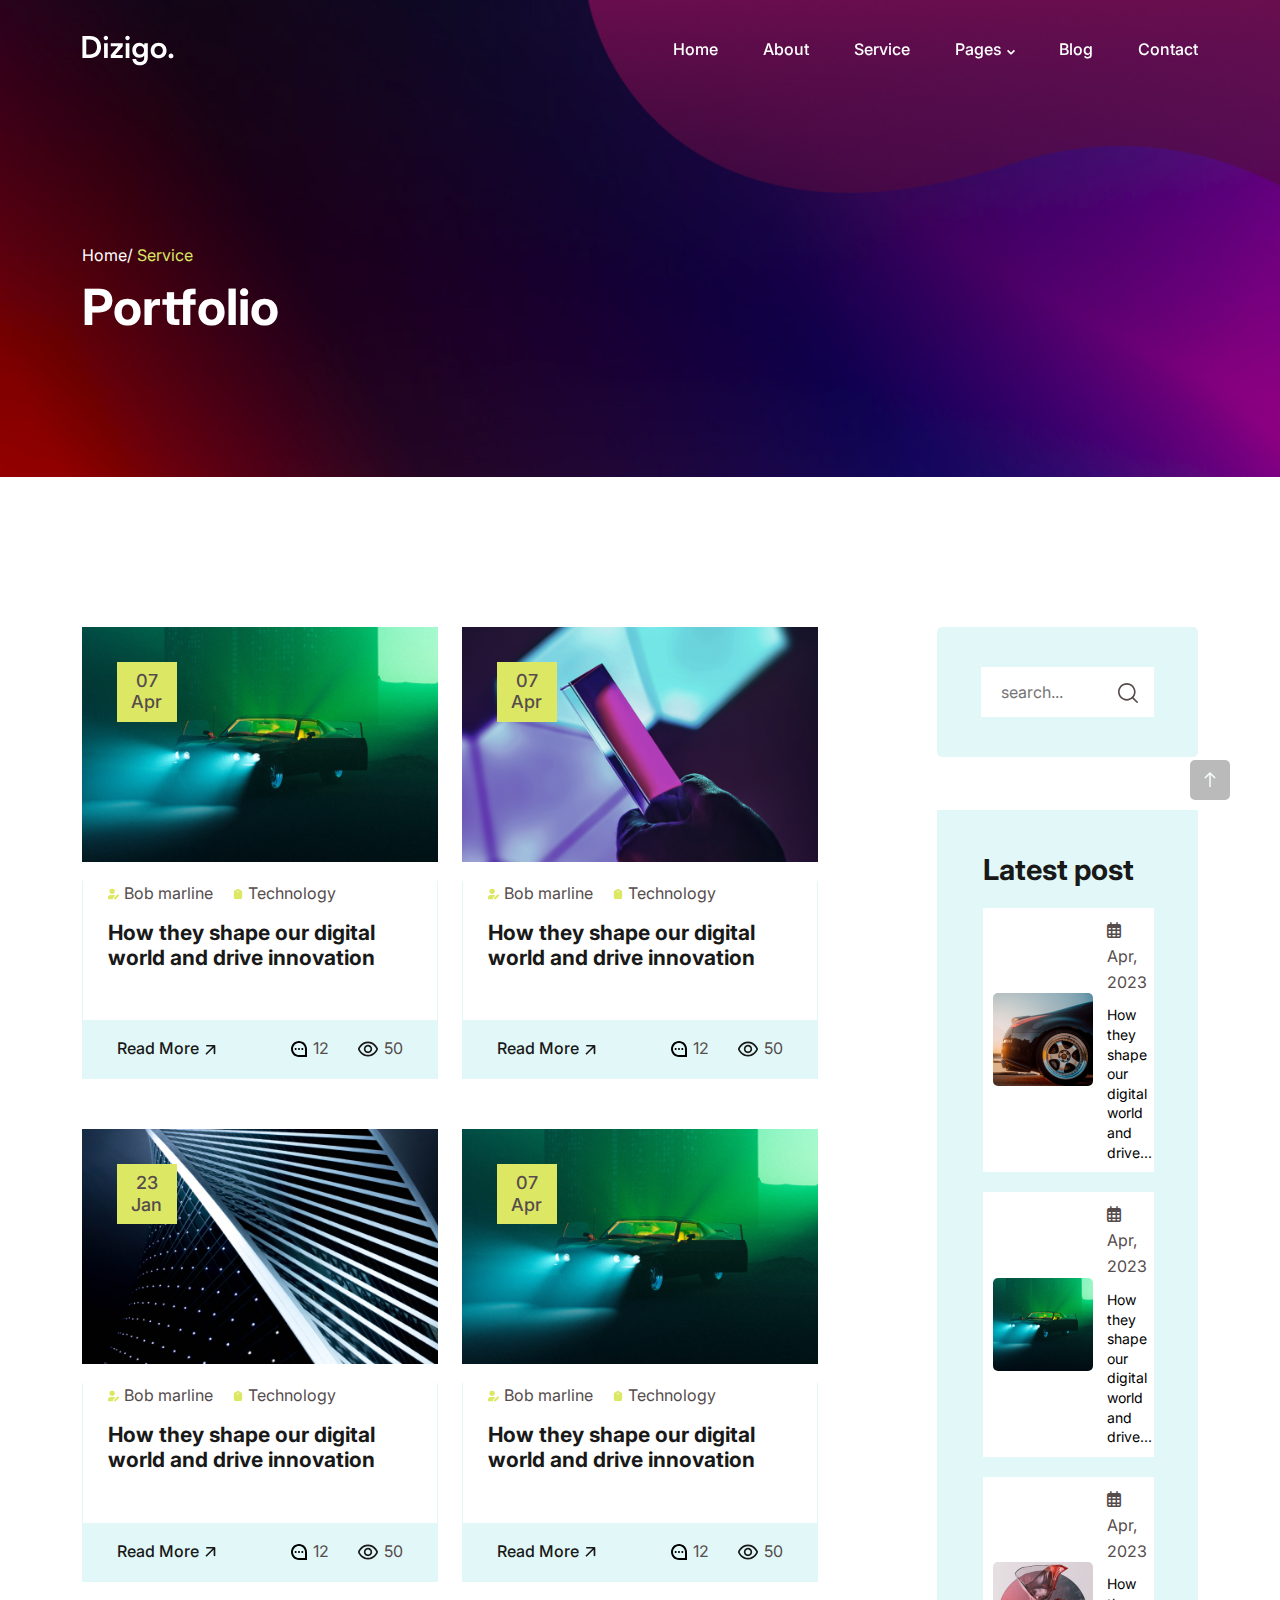
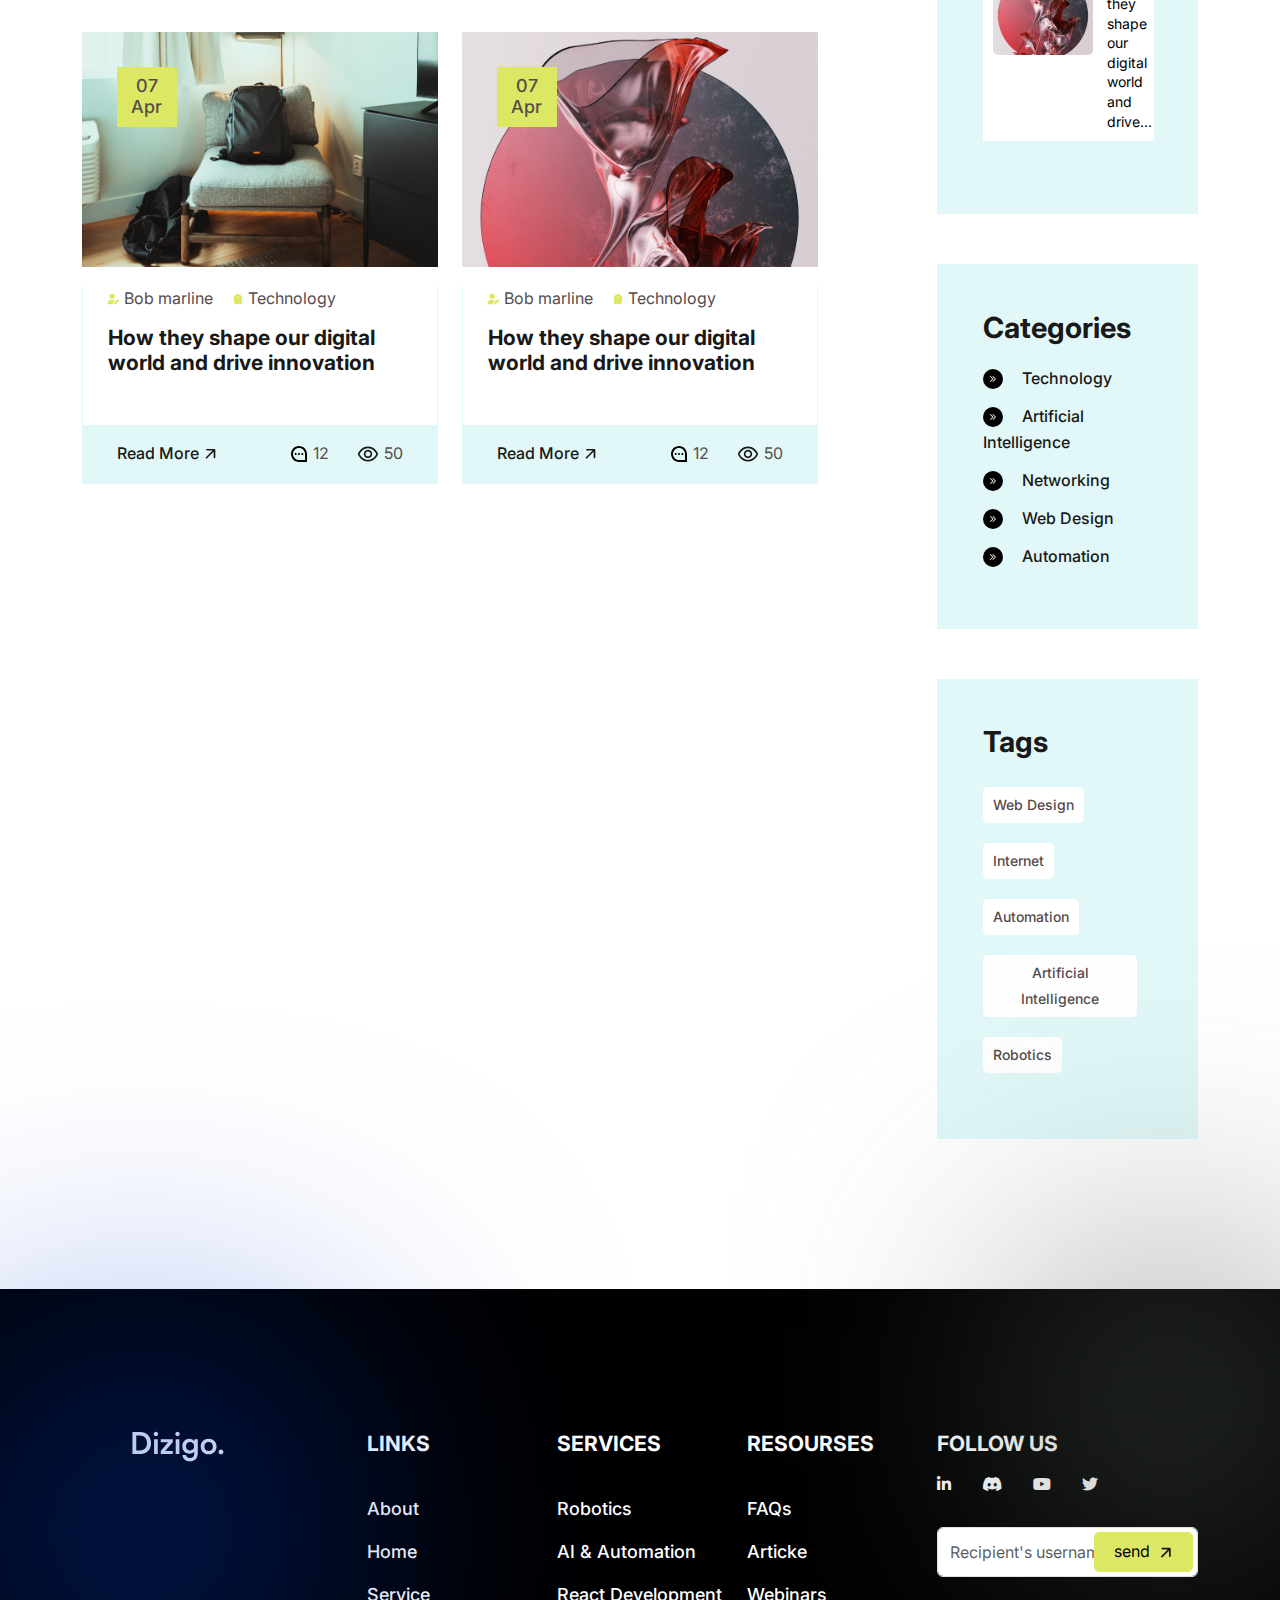
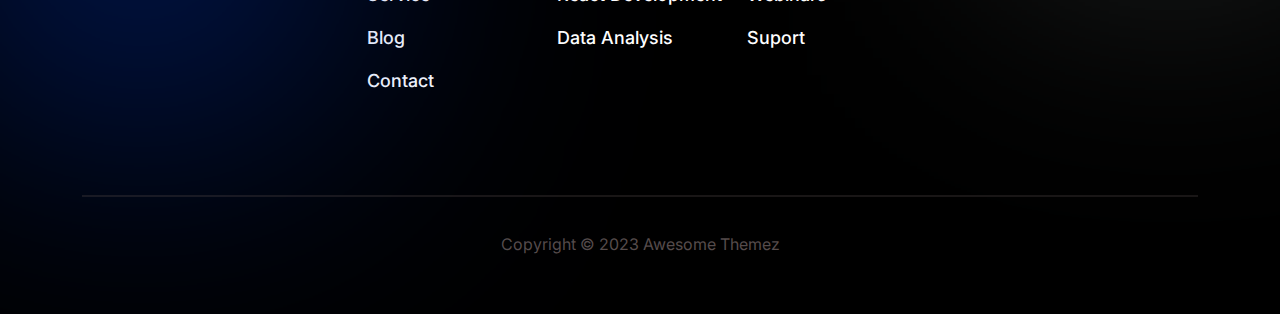
<file: blog.html>
<!DOCTYPE html>
<html lang="en">

<head>
    <meta charset="UTF-8">
    <meta name="viewport" content="width=device-width, initial-scale=1.0">
    <link rel="stylesheet" href="./assets/css/bootstrap.min.css">
    <link rel="stylesheet" href="./assets/css/fontawesome.min.css">
    <link rel="stylesheet" href="./assets/css/animate.css">
    <link rel="stylesheet" href="./assets/css/style.css">
    <link rel="icon" href="./assets/img/Dizigo..svg">
    <title>blog</title>
</head>

<body>
    <!-- start header -->
    <div class="fz_bg_filled" data-src="./assets/img/gradient.png">
        <header class="fz_site_header fz_style_1 fz_sticky_header">
            <div class="fz_main_header">
                <div class="container">
                    <div class="fz_main_header_in">
                        <div class="fz_main_header_left">
                            <a class="fz_site_branding" href="index.html">
                                <img src="./assets/img/Dizigo..svg" alt="logo">
    
                            </a>
                        </div>
                        <div class="fz_main_header_right">
                            <nav class="fz_nav ">
                                <ul class="fz_nav_list fz_mp_0">
                                    <li><a href="index.html">Home</a></li>
                                    <li><a href="aboutUs.html">About</a></li>
                                    <li><a href="service.html">Service</a></li>
                                    <li class="menu_item_has_children">
                                        <a href="#pages">Pages</a>
                                        <ul>
                                            <li><a href="portfolio.html">Portfolio</a></li>
                                            <li><a href="team.html">Team</a></li>
                                        </ul>
                                       
                                    </li>
                                    <li><a href="blog.html">Blog</a></li>
                                    <li><a href="contact.html">Contact</a></li>
                                </ul>
                            </nav>
                        </div>
                    </div>
                </div>
            </div>
    
        </header>
        <div class="fz_height_143 fz_height_lg_100"></div>
        <div class="fz_height_100 fz_height_lg_50"></div>
        <div>

            <div class="container">
                <p class="fz_mb_11 text-white">Home/ <span class="fz_text_accent">Service</span></p>
                <h2 class="text-white fz_mp_0 fz_fs_50">Portfolio</h2>
            </div>
            <div class="fz_height_141 fz_height_lg_100"></div>
        </div>
    </div>
    <!-- end header -->
    <!-- start blog -->
    <section>
        <div class="fz_height_150 fz_height_lg_100"></div>
        <div class="container">
            <div class="row">
                <div class="col-lg-8 fz_blog">
                    <div class="row  fz_gap_y_50">
                        <div class="col-lg-6">
                            <a href="blogDetails.html">
                                <div class="position-relative">
                                    <img class="fz_mb_19" src="./assets/img/alex-shuper-UtgRHGoUZsE-unsplash 1.png"
                                        alt="blog">
                                    <div class="fz_data_tag  position-absolute">
                                        <p class="fz_fs_18  fz_medium">07 Apr</p>

                                    </div>
                                </div>


                               <div class="fz_blog_details">
                                <div class="fz_blog_details_in">
                                    <div class="d-flex fz_mb_13">
                                        <span class="fz_user d-flex align-items-center fz_pr_20">
                                            <svg class="fz_pr_5" xmlns="http://www.w3.org/2000/svg" width="16"
                                                height="16" viewBox="0 0 16 16" fill="none">
                                                <g clip-path="url(#clip0_107_1546)">
                                                    <path
                                                        d="M6 8C8.206 8 10 6.206 10 4C10 1.794 8.206 0 6 0C3.794 0 2 1.794 2 4C2 6.206 3.794 8 6 8ZM10.724 16H8.66667V13.9427L13.5167 9.09267C14.0847 8.52467 15.006 8.52467 15.574 9.09267C16.142 9.66067 16.142 10.582 15.574 11.15L10.724 16ZM7.33333 16H0V12.6667C0 10.8287 1.49533 9.33333 3.33333 9.33333H8.66667C9.43 9.33333 10.126 9.602 10.6887 10.0353L7.33333 13.3907V16Z"
                                                        fill="#DCE764" />
                                                </g>
                                                <defs>
                                                    <clipPath id="clip0_107_1546">
                                                        <rect width="16" height="16" fill="white" />
                                                    </clipPath>
                                                </defs>
                                            </svg>
                                            <p class="fz_mp_0 ">Bob marline</p>
                                        </span>
                                        <span class="fz_tag d-flex align-items-center">
                                            <svg class="fz_pr_5" xmlns="http://www.w3.org/2000/svg" width="15"
                                                height="16" viewBox="0 0 15 16" fill="none">
                                                <g clip-path="url(#clip0_107_1551)">
                                                    <path
                                                        d="M1.25 4.78469V12.6667C1.25099 13.5504 1.58055 14.3977 2.16639 15.0225C2.75222 15.6474 3.5465 15.999 4.375 16H10.625C11.4535 15.999 12.2478 15.6474 12.8336 15.0225C13.4194 14.3977 13.749 13.5504 13.75 12.6667V4.78469C13.75 4.42808 13.6605 4.07797 13.491 3.77063C13.3214 3.46328 13.0779 3.20989 12.7856 3.03669L7.80375 0.0840275C7.71085 0.0289207 7.6063 0 7.5 0C7.3937 0 7.28915 0.0289207 7.19625 0.0840275L2.21438 3.03669C1.92213 3.20989 1.67861 3.46328 1.50905 3.77063C1.33949 4.07797 1.25005 4.42808 1.25 4.78469ZM7.5 3.66669C7.68542 3.66669 7.86668 3.72534 8.02085 3.83522C8.17502 3.94511 8.29518 4.10128 8.36614 4.28401C8.43709 4.46674 8.45566 4.6678 8.41949 4.86178C8.38331 5.05577 8.29402 5.23395 8.16291 5.3738C8.0318 5.51365 7.86475 5.60889 7.6829 5.64748C7.50104 5.68606 7.31254 5.66626 7.14123 5.59057C6.96993 5.51489 6.82351 5.38671 6.7205 5.22226C6.61748 5.05782 6.5625 4.86448 6.5625 4.66669C6.5625 4.40148 6.66127 4.14712 6.83709 3.95959C7.0129 3.77205 7.25136 3.66669 7.5 3.66669Z"
                                                        fill="#DCE764" />
                                                </g>
                                                <defs>
                                                    <clipPath id="clip0_107_1551">
                                                        <rect width="15" height="16" fill="white" />
                                                    </clipPath>
                                                </defs>
                                            </svg>
                                            <p class="fz_mp_0">Technology</p>
                                        </span>
                                    </div>
                                    <h5 class="fz_mb_25">How they shape our digital world and drive innovation</h5>

                                </div>
                               </div>
                               <div class="fz_blog_btn">
                                <div class="fz_blog_btn_in d-flex justify-content-between">
                                    <div class="d-flex align-items-center">
                                        <p class="fz_blog_read fz_medium fz_secondary_color fz_mp_0  ">Read More</p>
                                        <svg xmlns="http://www.w3.org/2000/svg" width="11" height="11"
                                            viewBox="0 0 11 11" fill="none">
                                            <path
                                                d="M10.3353 1.75733C10.3353 1.28789 9.95472 0.907334 9.48528 0.907333L1.83528 0.907333C1.36584 0.907334 0.985281 1.28789 0.98528 1.75733C0.985281 2.22678 1.36584 2.60733 1.83528 2.60733H8.63528V9.40733C8.63528 9.87678 9.01584 10.2573 9.48528 10.2573C9.95472 10.2573 10.3353 9.87678 10.3353 9.40733L10.3353 1.75733ZM1.60104 10.8437L10.0863 2.35837L8.88424 1.15629L0.398959 9.64157L1.60104 10.8437Z"
                                                fill="#191919" />
                                        </svg>
                                    </div>

                                    <div class=" d-flex justify-content-between">
                                        <span class="fz_blog_comment d-flex  align-items-center">
                                            <svg xmlns="http://www.w3.org/2000/svg" width="16" height="16"
                                                viewBox="0 0 16 16" fill="none">
                                                <g clip-path="url(#clip0_107_1560)">
                                                    <path
                                                        d="M8 0C3.58867 0 0 3.58867 0 8C0 12.4113 3.58867 16 8 16H16V8C16 3.58867 12.4113 0 8 0ZM14 14H8C4.692 14 2 11.308 2 8C2 4.692 4.692 2 8 2C11.308 2 14 4.692 14 8V14ZM9 8C9 8.552 8.552 9 8 9C7.448 9 7 8.552 7 8C7 7.448 7.448 7 8 7C8.552 7 9 7.448 9 8ZM12.3333 8C12.3333 8.552 11.8853 9 11.3333 9C10.7813 9 10.3333 8.552 10.3333 8C10.3333 7.448 10.7813 7 11.3333 7C11.8853 7 12.3333 7.448 12.3333 8ZM5.66667 8C5.66667 8.552 5.21867 9 4.66667 9C4.11467 9 3.66667 8.552 3.66667 8C3.66667 7.448 4.11467 7 4.66667 7C5.21867 7 5.66667 7.448 5.66667 8Z"
                                                        fill="black" />
                                                </g>
                                                <defs>
                                                    <clipPath id="clip0_107_1560">
                                                        <rect width="16" height="16" fill="white" />
                                                    </clipPath>
                                                </defs>
                                            </svg>
                                            <p class="fz_mp_0">12</p>
                                        </span>
                                        <span class=" fz_blog_eye d-flex  align-items-center">
                                            <svg xmlns="http://www.w3.org/2000/svg" width="20" height="20"
                                                viewBox="0 0 20 20" fill="none">
                                                <path
                                                    d="M19.8508 9.3175C19.1192 7.7175 16.25 2.5 10 2.5C3.75002 2.5 0.880848 7.7175 0.149181 9.3175C0.0509633 9.53192 0.00012207 9.76499 0.00012207 10.0008C0.00012207 10.2367 0.0509633 10.4697 0.149181 10.6842C0.880848 12.2825 3.75002 17.5 10 17.5C16.25 17.5 19.1192 12.2825 19.8508 10.6825C19.9489 10.4683 19.9996 10.2355 19.9996 10C19.9996 9.76446 19.9489 9.53168 19.8508 9.3175ZM10 15.8333C4.74418 15.8333 2.29168 11.3617 1.66668 10.0092C2.29168 8.63833 4.74418 4.16667 10 4.16667C15.2433 4.16667 17.6967 8.61917 18.3333 10C17.6967 11.3808 15.2433 15.8333 10 15.8333Z"
                                                    fill="#191919" />
                                                <path
                                                    d="M10 5.8335C9.17595 5.8335 8.37037 6.07787 7.68517 6.53571C6.99996 6.99355 6.46591 7.64429 6.15054 8.40565C5.83518 9.16701 5.75267 10.0048 5.91344 10.813C6.07421 11.6213 6.47105 12.3637 7.05376 12.9464C7.63648 13.5292 8.37891 13.926 9.18717 14.0868C9.99542 14.2475 10.8332 14.165 11.5946 13.8497C12.3559 13.5343 13.0067 13.0002 13.4645 12.315C13.9223 11.6298 14.1667 10.8243 14.1667 10.0002C14.1654 8.8955 13.726 7.83646 12.9449 7.05535C12.1637 6.27423 11.1047 5.83482 10 5.8335ZM10 12.5002C9.50559 12.5002 9.02224 12.3535 8.61112 12.0788C8.19999 11.8041 7.87956 11.4137 7.69034 10.9569C7.50112 10.5001 7.45162 9.99739 7.54808 9.51244C7.64454 9.02748 7.88264 8.58203 8.23228 8.2324C8.58191 7.88276 9.02736 7.64466 9.51232 7.5482C9.99727 7.45174 10.4999 7.50124 10.9568 7.69046C11.4136 7.87968 11.804 8.20011 12.0787 8.61124C12.3534 9.02236 12.5 9.50571 12.5 10.0002C12.5 10.6632 12.2367 11.2991 11.7678 11.7679C11.299 12.2368 10.6631 12.5002 10 12.5002Z"
                                                    fill="#191919" />
                                            </svg>
                                            <p class="fz_mp_0">50</p>
                                        </span>
                                    </div>

                                </div>
                               </div>

                            </a>
                        </div>
                        <div class="col-lg-6">
                            <a href="blogDetails.html">
                                <div class="position-relative">
                                    <img class="fz_mb_19" src="./assets/img/magicle-xY0s6aNCV24-unsplash 1.png"
                                        alt="blog">
                                    <div class="fz_data_tag  position-absolute">
                                        <p class="fz_fs_18  fz_medium">07 Apr</p>

                                    </div>
                                </div>

                                <div class="fz_blog_details">
                                    <div class="fz_blog_details_in">
                                        <div class="d-flex fz_mb_13">
                                            <span class="fz_user d-flex align-items-center fz_pr_20">
                                                <svg class="fz_pr_5" xmlns="http://www.w3.org/2000/svg" width="16"
                                                    height="16" viewBox="0 0 16 16" fill="none">
                                                    <g clip-path="url(#clip0_107_1546)">
                                                        <path
                                                            d="M6 8C8.206 8 10 6.206 10 4C10 1.794 8.206 0 6 0C3.794 0 2 1.794 2 4C2 6.206 3.794 8 6 8ZM10.724 16H8.66667V13.9427L13.5167 9.09267C14.0847 8.52467 15.006 8.52467 15.574 9.09267C16.142 9.66067 16.142 10.582 15.574 11.15L10.724 16ZM7.33333 16H0V12.6667C0 10.8287 1.49533 9.33333 3.33333 9.33333H8.66667C9.43 9.33333 10.126 9.602 10.6887 10.0353L7.33333 13.3907V16Z"
                                                            fill="#DCE764" />
                                                    </g>
                                                    <defs>
                                                        <clipPath id="clip0_107_1546">
                                                            <rect width="16" height="16" fill="white" />
                                                        </clipPath>
                                                    </defs>
                                                </svg>
                                                <p class="fz_mp_0 ">Bob marline</p>
                                            </span>
                                            <span class="fz_tag d-flex align-items-center">
                                                <svg class="fz_pr_5" xmlns="http://www.w3.org/2000/svg" width="15"
                                                    height="16" viewBox="0 0 15 16" fill="none">
                                                    <g clip-path="url(#clip0_107_1551)">
                                                        <path
                                                            d="M1.25 4.78469V12.6667C1.25099 13.5504 1.58055 14.3977 2.16639 15.0225C2.75222 15.6474 3.5465 15.999 4.375 16H10.625C11.4535 15.999 12.2478 15.6474 12.8336 15.0225C13.4194 14.3977 13.749 13.5504 13.75 12.6667V4.78469C13.75 4.42808 13.6605 4.07797 13.491 3.77063C13.3214 3.46328 13.0779 3.20989 12.7856 3.03669L7.80375 0.0840275C7.71085 0.0289207 7.6063 0 7.5 0C7.3937 0 7.28915 0.0289207 7.19625 0.0840275L2.21438 3.03669C1.92213 3.20989 1.67861 3.46328 1.50905 3.77063C1.33949 4.07797 1.25005 4.42808 1.25 4.78469ZM7.5 3.66669C7.68542 3.66669 7.86668 3.72534 8.02085 3.83522C8.17502 3.94511 8.29518 4.10128 8.36614 4.28401C8.43709 4.46674 8.45566 4.6678 8.41949 4.86178C8.38331 5.05577 8.29402 5.23395 8.16291 5.3738C8.0318 5.51365 7.86475 5.60889 7.6829 5.64748C7.50104 5.68606 7.31254 5.66626 7.14123 5.59057C6.96993 5.51489 6.82351 5.38671 6.7205 5.22226C6.61748 5.05782 6.5625 4.86448 6.5625 4.66669C6.5625 4.40148 6.66127 4.14712 6.83709 3.95959C7.0129 3.77205 7.25136 3.66669 7.5 3.66669Z"
                                                            fill="#DCE764" />
                                                    </g>
                                                    <defs>
                                                        <clipPath id="clip0_107_1551">
                                                            <rect width="15" height="16" fill="white" />
                                                        </clipPath>
                                                    </defs>
                                                </svg>
                                                <p class="fz_mp_0">Technology</p>
                                            </span>
                                        </div>
                                        <h5 class="fz_mb_25">How they shape our digital world and drive innovation</h5>
    
                                    </div>
                                   </div>
                               <div class="fz_blog_btn">
                                <div class="fz_blog_btn_in d-flex justify-content-between">
                                    <div class="d-flex align-items-center">
                                        <p class="fz_blog_read fz_medium fz_secondary_color fz_mp_0  ">Read More</p>
                                        <svg xmlns="http://www.w3.org/2000/svg" width="11" height="11"
                                            viewBox="0 0 11 11" fill="none">
                                            <path
                                                d="M10.3353 1.75733C10.3353 1.28789 9.95472 0.907334 9.48528 0.907333L1.83528 0.907333C1.36584 0.907334 0.985281 1.28789 0.98528 1.75733C0.985281 2.22678 1.36584 2.60733 1.83528 2.60733H8.63528V9.40733C8.63528 9.87678 9.01584 10.2573 9.48528 10.2573C9.95472 10.2573 10.3353 9.87678 10.3353 9.40733L10.3353 1.75733ZM1.60104 10.8437L10.0863 2.35837L8.88424 1.15629L0.398959 9.64157L1.60104 10.8437Z"
                                                fill="#191919" />
                                        </svg>
                                    </div>

                                    <div class=" d-flex justify-content-between">
                                        <span class="fz_blog_comment d-flex  align-items-center">
                                            <svg xmlns="http://www.w3.org/2000/svg" width="16" height="16"
                                                viewBox="0 0 16 16" fill="none">
                                                <g clip-path="url(#clip0_107_1560)">
                                                    <path
                                                        d="M8 0C3.58867 0 0 3.58867 0 8C0 12.4113 3.58867 16 8 16H16V8C16 3.58867 12.4113 0 8 0ZM14 14H8C4.692 14 2 11.308 2 8C2 4.692 4.692 2 8 2C11.308 2 14 4.692 14 8V14ZM9 8C9 8.552 8.552 9 8 9C7.448 9 7 8.552 7 8C7 7.448 7.448 7 8 7C8.552 7 9 7.448 9 8ZM12.3333 8C12.3333 8.552 11.8853 9 11.3333 9C10.7813 9 10.3333 8.552 10.3333 8C10.3333 7.448 10.7813 7 11.3333 7C11.8853 7 12.3333 7.448 12.3333 8ZM5.66667 8C5.66667 8.552 5.21867 9 4.66667 9C4.11467 9 3.66667 8.552 3.66667 8C3.66667 7.448 4.11467 7 4.66667 7C5.21867 7 5.66667 7.448 5.66667 8Z"
                                                        fill="black" />
                                                </g>
                                                <defs>
                                                    <clipPath id="clip0_107_1560">
                                                        <rect width="16" height="16" fill="white" />
                                                    </clipPath>
                                                </defs>
                                            </svg>
                                            <p class="fz_mp_0">12</p>
                                        </span>
                                        <span class=" fz_blog_eye d-flex  align-items-center">
                                            <svg xmlns="http://www.w3.org/2000/svg" width="20" height="20"
                                                viewBox="0 0 20 20" fill="none">
                                                <path
                                                    d="M19.8508 9.3175C19.1192 7.7175 16.25 2.5 10 2.5C3.75002 2.5 0.880848 7.7175 0.149181 9.3175C0.0509633 9.53192 0.00012207 9.76499 0.00012207 10.0008C0.00012207 10.2367 0.0509633 10.4697 0.149181 10.6842C0.880848 12.2825 3.75002 17.5 10 17.5C16.25 17.5 19.1192 12.2825 19.8508 10.6825C19.9489 10.4683 19.9996 10.2355 19.9996 10C19.9996 9.76446 19.9489 9.53168 19.8508 9.3175ZM10 15.8333C4.74418 15.8333 2.29168 11.3617 1.66668 10.0092C2.29168 8.63833 4.74418 4.16667 10 4.16667C15.2433 4.16667 17.6967 8.61917 18.3333 10C17.6967 11.3808 15.2433 15.8333 10 15.8333Z"
                                                    fill="#191919" />
                                                <path
                                                    d="M10 5.8335C9.17595 5.8335 8.37037 6.07787 7.68517 6.53571C6.99996 6.99355 6.46591 7.64429 6.15054 8.40565C5.83518 9.16701 5.75267 10.0048 5.91344 10.813C6.07421 11.6213 6.47105 12.3637 7.05376 12.9464C7.63648 13.5292 8.37891 13.926 9.18717 14.0868C9.99542 14.2475 10.8332 14.165 11.5946 13.8497C12.3559 13.5343 13.0067 13.0002 13.4645 12.315C13.9223 11.6298 14.1667 10.8243 14.1667 10.0002C14.1654 8.8955 13.726 7.83646 12.9449 7.05535C12.1637 6.27423 11.1047 5.83482 10 5.8335ZM10 12.5002C9.50559 12.5002 9.02224 12.3535 8.61112 12.0788C8.19999 11.8041 7.87956 11.4137 7.69034 10.9569C7.50112 10.5001 7.45162 9.99739 7.54808 9.51244C7.64454 9.02748 7.88264 8.58203 8.23228 8.2324C8.58191 7.88276 9.02736 7.64466 9.51232 7.5482C9.99727 7.45174 10.4999 7.50124 10.9568 7.69046C11.4136 7.87968 11.804 8.20011 12.0787 8.61124C12.3534 9.02236 12.5 9.50571 12.5 10.0002C12.5 10.6632 12.2367 11.2991 11.7678 11.7679C11.299 12.2368 10.6631 12.5002 10 12.5002Z"
                                                    fill="#191919" />
                                            </svg>
                                            <p class="fz_mp_0">50</p>
                                        </span>
                                    </div>

                                </div>
                               </div>

                            </a>
                        </div>
                        <div class="col-lg-6">
                            <a href="blogDetails.html">
                                <div class="position-relative">
                                    <img class="fz_mb_19" src="./assets/img/sasha-yudaev-FOYsU4uQqqM-unsplash 1.png"
                                        alt="blog">
                                    <div class="fz_data_tag  position-absolute">
                                        <p class="fz_fs_18  fz_medium">23 Jan</p>

                                    </div>
                                </div>


                                <div class="fz_blog_details">
                                    <div class="fz_blog_details_in">
                                        <div class="d-flex fz_mb_13">
                                            <span class="fz_user d-flex align-items-center fz_pr_20">
                                                <svg class="fz_pr_5" xmlns="http://www.w3.org/2000/svg" width="16"
                                                    height="16" viewBox="0 0 16 16" fill="none">
                                                    <g clip-path="url(#clip0_107_1546)">
                                                        <path
                                                            d="M6 8C8.206 8 10 6.206 10 4C10 1.794 8.206 0 6 0C3.794 0 2 1.794 2 4C2 6.206 3.794 8 6 8ZM10.724 16H8.66667V13.9427L13.5167 9.09267C14.0847 8.52467 15.006 8.52467 15.574 9.09267C16.142 9.66067 16.142 10.582 15.574 11.15L10.724 16ZM7.33333 16H0V12.6667C0 10.8287 1.49533 9.33333 3.33333 9.33333H8.66667C9.43 9.33333 10.126 9.602 10.6887 10.0353L7.33333 13.3907V16Z"
                                                            fill="#DCE764" />
                                                    </g>
                                                    <defs>
                                                        <clipPath id="clip0_107_1546">
                                                            <rect width="16" height="16" fill="white" />
                                                        </clipPath>
                                                    </defs>
                                                </svg>
                                                <p class="fz_mp_0 ">Bob marline</p>
                                            </span>
                                            <span class="fz_tag d-flex align-items-center">
                                                <svg class="fz_pr_5" xmlns="http://www.w3.org/2000/svg" width="15"
                                                    height="16" viewBox="0 0 15 16" fill="none">
                                                    <g clip-path="url(#clip0_107_1551)">
                                                        <path
                                                            d="M1.25 4.78469V12.6667C1.25099 13.5504 1.58055 14.3977 2.16639 15.0225C2.75222 15.6474 3.5465 15.999 4.375 16H10.625C11.4535 15.999 12.2478 15.6474 12.8336 15.0225C13.4194 14.3977 13.749 13.5504 13.75 12.6667V4.78469C13.75 4.42808 13.6605 4.07797 13.491 3.77063C13.3214 3.46328 13.0779 3.20989 12.7856 3.03669L7.80375 0.0840275C7.71085 0.0289207 7.6063 0 7.5 0C7.3937 0 7.28915 0.0289207 7.19625 0.0840275L2.21438 3.03669C1.92213 3.20989 1.67861 3.46328 1.50905 3.77063C1.33949 4.07797 1.25005 4.42808 1.25 4.78469ZM7.5 3.66669C7.68542 3.66669 7.86668 3.72534 8.02085 3.83522C8.17502 3.94511 8.29518 4.10128 8.36614 4.28401C8.43709 4.46674 8.45566 4.6678 8.41949 4.86178C8.38331 5.05577 8.29402 5.23395 8.16291 5.3738C8.0318 5.51365 7.86475 5.60889 7.6829 5.64748C7.50104 5.68606 7.31254 5.66626 7.14123 5.59057C6.96993 5.51489 6.82351 5.38671 6.7205 5.22226C6.61748 5.05782 6.5625 4.86448 6.5625 4.66669C6.5625 4.40148 6.66127 4.14712 6.83709 3.95959C7.0129 3.77205 7.25136 3.66669 7.5 3.66669Z"
                                                            fill="#DCE764" />
                                                    </g>
                                                    <defs>
                                                        <clipPath id="clip0_107_1551">
                                                            <rect width="15" height="16" fill="white" />
                                                        </clipPath>
                                                    </defs>
                                                </svg>
                                                <p class="fz_mp_0">Technology</p>
                                            </span>
                                        </div>
                                        <h5 class="fz_mb_25">How they shape our digital world and drive innovation</h5>
    
                                    </div>
                                   </div>
                                <div class="fz_blog_btn">
                                    <div class="fz_blog_btn_in d-flex justify-content-between">
                                        <div class="d-flex align-items-center">
                                            <p class="fz_blog_read fz_medium fz_secondary_color fz_mp_0  ">Read More</p>
                                            <svg xmlns="http://www.w3.org/2000/svg" width="11" height="11"
                                                viewBox="0 0 11 11" fill="none">
                                                <path
                                                    d="M10.3353 1.75733C10.3353 1.28789 9.95472 0.907334 9.48528 0.907333L1.83528 0.907333C1.36584 0.907334 0.985281 1.28789 0.98528 1.75733C0.985281 2.22678 1.36584 2.60733 1.83528 2.60733H8.63528V9.40733C8.63528 9.87678 9.01584 10.2573 9.48528 10.2573C9.95472 10.2573 10.3353 9.87678 10.3353 9.40733L10.3353 1.75733ZM1.60104 10.8437L10.0863 2.35837L8.88424 1.15629L0.398959 9.64157L1.60104 10.8437Z"
                                                    fill="#191919" />
                                            </svg>
                                        </div>
    
                                        <div class=" d-flex justify-content-between">
                                            <span class="fz_blog_comment d-flex  align-items-center">
                                                <svg xmlns="http://www.w3.org/2000/svg" width="16" height="16"
                                                    viewBox="0 0 16 16" fill="none">
                                                    <g clip-path="url(#clip0_107_1560)">
                                                        <path
                                                            d="M8 0C3.58867 0 0 3.58867 0 8C0 12.4113 3.58867 16 8 16H16V8C16 3.58867 12.4113 0 8 0ZM14 14H8C4.692 14 2 11.308 2 8C2 4.692 4.692 2 8 2C11.308 2 14 4.692 14 8V14ZM9 8C9 8.552 8.552 9 8 9C7.448 9 7 8.552 7 8C7 7.448 7.448 7 8 7C8.552 7 9 7.448 9 8ZM12.3333 8C12.3333 8.552 11.8853 9 11.3333 9C10.7813 9 10.3333 8.552 10.3333 8C10.3333 7.448 10.7813 7 11.3333 7C11.8853 7 12.3333 7.448 12.3333 8ZM5.66667 8C5.66667 8.552 5.21867 9 4.66667 9C4.11467 9 3.66667 8.552 3.66667 8C3.66667 7.448 4.11467 7 4.66667 7C5.21867 7 5.66667 7.448 5.66667 8Z"
                                                            fill="black" />
                                                    </g>
                                                    <defs>
                                                        <clipPath id="clip0_107_1560">
                                                            <rect width="16" height="16" fill="white" />
                                                        </clipPath>
                                                    </defs>
                                                </svg>
                                                <p class="fz_mp_0">12</p>
                                            </span>
                                            <span class=" fz_blog_eye d-flex  align-items-center">
                                                <svg xmlns="http://www.w3.org/2000/svg" width="20" height="20"
                                                    viewBox="0 0 20 20" fill="none">
                                                    <path
                                                        d="M19.8508 9.3175C19.1192 7.7175 16.25 2.5 10 2.5C3.75002 2.5 0.880848 7.7175 0.149181 9.3175C0.0509633 9.53192 0.00012207 9.76499 0.00012207 10.0008C0.00012207 10.2367 0.0509633 10.4697 0.149181 10.6842C0.880848 12.2825 3.75002 17.5 10 17.5C16.25 17.5 19.1192 12.2825 19.8508 10.6825C19.9489 10.4683 19.9996 10.2355 19.9996 10C19.9996 9.76446 19.9489 9.53168 19.8508 9.3175ZM10 15.8333C4.74418 15.8333 2.29168 11.3617 1.66668 10.0092C2.29168 8.63833 4.74418 4.16667 10 4.16667C15.2433 4.16667 17.6967 8.61917 18.3333 10C17.6967 11.3808 15.2433 15.8333 10 15.8333Z"
                                                        fill="#191919" />
                                                    <path
                                                        d="M10 5.8335C9.17595 5.8335 8.37037 6.07787 7.68517 6.53571C6.99996 6.99355 6.46591 7.64429 6.15054 8.40565C5.83518 9.16701 5.75267 10.0048 5.91344 10.813C6.07421 11.6213 6.47105 12.3637 7.05376 12.9464C7.63648 13.5292 8.37891 13.926 9.18717 14.0868C9.99542 14.2475 10.8332 14.165 11.5946 13.8497C12.3559 13.5343 13.0067 13.0002 13.4645 12.315C13.9223 11.6298 14.1667 10.8243 14.1667 10.0002C14.1654 8.8955 13.726 7.83646 12.9449 7.05535C12.1637 6.27423 11.1047 5.83482 10 5.8335ZM10 12.5002C9.50559 12.5002 9.02224 12.3535 8.61112 12.0788C8.19999 11.8041 7.87956 11.4137 7.69034 10.9569C7.50112 10.5001 7.45162 9.99739 7.54808 9.51244C7.64454 9.02748 7.88264 8.58203 8.23228 8.2324C8.58191 7.88276 9.02736 7.64466 9.51232 7.5482C9.99727 7.45174 10.4999 7.50124 10.9568 7.69046C11.4136 7.87968 11.804 8.20011 12.0787 8.61124C12.3534 9.02236 12.5 9.50571 12.5 10.0002C12.5 10.6632 12.2367 11.2991 11.7678 11.7679C11.299 12.2368 10.6631 12.5002 10 12.5002Z"
                                                        fill="#191919" />
                                                </svg>
                                                <p class="fz_mp_0">50</p>
                                            </span>
                                        </div>
    
                                    </div>
                                   </div>

                            </a>
                        </div>
                        <div class="col-lg-6">
                            <a href="blogDetails.html">
                                <div class="position-relative">
                                    <img class="fz_mb_19" src="./assets/img/alex-shuper-UtgRHGoUZsE-unsplash 1.png"
                                        alt="blog">
                                    <div class="fz_data_tag  position-absolute">
                                        <p class="fz_fs_18  fz_medium">07 Apr</p>

                                    </div>
                                </div>

                                <div class="fz_blog_details">
                                    <div class="fz_blog_details_in">
                                        <div class="d-flex fz_mb_13">
                                            <span class="fz_user d-flex align-items-center fz_pr_20">
                                                <svg class="fz_pr_5" xmlns="http://www.w3.org/2000/svg" width="16"
                                                    height="16" viewBox="0 0 16 16" fill="none">
                                                    <g clip-path="url(#clip0_107_1546)">
                                                        <path
                                                            d="M6 8C8.206 8 10 6.206 10 4C10 1.794 8.206 0 6 0C3.794 0 2 1.794 2 4C2 6.206 3.794 8 6 8ZM10.724 16H8.66667V13.9427L13.5167 9.09267C14.0847 8.52467 15.006 8.52467 15.574 9.09267C16.142 9.66067 16.142 10.582 15.574 11.15L10.724 16ZM7.33333 16H0V12.6667C0 10.8287 1.49533 9.33333 3.33333 9.33333H8.66667C9.43 9.33333 10.126 9.602 10.6887 10.0353L7.33333 13.3907V16Z"
                                                            fill="#DCE764" />
                                                    </g>
                                                    <defs>
                                                        <clipPath id="clip0_107_1546">
                                                            <rect width="16" height="16" fill="white" />
                                                        </clipPath>
                                                    </defs>
                                                </svg>
                                                <p class="fz_mp_0 ">Bob marline</p>
                                            </span>
                                            <span class="fz_tag d-flex align-items-center">
                                                <svg class="fz_pr_5" xmlns="http://www.w3.org/2000/svg" width="15"
                                                    height="16" viewBox="0 0 15 16" fill="none">
                                                    <g clip-path="url(#clip0_107_1551)">
                                                        <path
                                                            d="M1.25 4.78469V12.6667C1.25099 13.5504 1.58055 14.3977 2.16639 15.0225C2.75222 15.6474 3.5465 15.999 4.375 16H10.625C11.4535 15.999 12.2478 15.6474 12.8336 15.0225C13.4194 14.3977 13.749 13.5504 13.75 12.6667V4.78469C13.75 4.42808 13.6605 4.07797 13.491 3.77063C13.3214 3.46328 13.0779 3.20989 12.7856 3.03669L7.80375 0.0840275C7.71085 0.0289207 7.6063 0 7.5 0C7.3937 0 7.28915 0.0289207 7.19625 0.0840275L2.21438 3.03669C1.92213 3.20989 1.67861 3.46328 1.50905 3.77063C1.33949 4.07797 1.25005 4.42808 1.25 4.78469ZM7.5 3.66669C7.68542 3.66669 7.86668 3.72534 8.02085 3.83522C8.17502 3.94511 8.29518 4.10128 8.36614 4.28401C8.43709 4.46674 8.45566 4.6678 8.41949 4.86178C8.38331 5.05577 8.29402 5.23395 8.16291 5.3738C8.0318 5.51365 7.86475 5.60889 7.6829 5.64748C7.50104 5.68606 7.31254 5.66626 7.14123 5.59057C6.96993 5.51489 6.82351 5.38671 6.7205 5.22226C6.61748 5.05782 6.5625 4.86448 6.5625 4.66669C6.5625 4.40148 6.66127 4.14712 6.83709 3.95959C7.0129 3.77205 7.25136 3.66669 7.5 3.66669Z"
                                                            fill="#DCE764" />
                                                    </g>
                                                    <defs>
                                                        <clipPath id="clip0_107_1551">
                                                            <rect width="15" height="16" fill="white" />
                                                        </clipPath>
                                                    </defs>
                                                </svg>
                                                <p class="fz_mp_0">Technology</p>
                                            </span>
                                        </div>
                                        <h5 class="fz_mb_25">How they shape our digital world and drive innovation</h5>
    
                                    </div>
                                   </div>
                                <div class="fz_blog_btn">
                                    <div class="fz_blog_btn_in d-flex justify-content-between">
                                        <div class="d-flex align-items-center">
                                            <p class="fz_blog_read fz_medium fz_secondary_color fz_mp_0  ">Read More</p>
                                            <svg xmlns="http://www.w3.org/2000/svg" width="11" height="11"
                                                viewBox="0 0 11 11" fill="none">
                                                <path
                                                    d="M10.3353 1.75733C10.3353 1.28789 9.95472 0.907334 9.48528 0.907333L1.83528 0.907333C1.36584 0.907334 0.985281 1.28789 0.98528 1.75733C0.985281 2.22678 1.36584 2.60733 1.83528 2.60733H8.63528V9.40733C8.63528 9.87678 9.01584 10.2573 9.48528 10.2573C9.95472 10.2573 10.3353 9.87678 10.3353 9.40733L10.3353 1.75733ZM1.60104 10.8437L10.0863 2.35837L8.88424 1.15629L0.398959 9.64157L1.60104 10.8437Z"
                                                    fill="#191919" />
                                            </svg>
                                        </div>
    
                                        <div class=" d-flex justify-content-between">
                                            <span class="fz_blog_comment d-flex  align-items-center">
                                                <svg xmlns="http://www.w3.org/2000/svg" width="16" height="16"
                                                    viewBox="0 0 16 16" fill="none">
                                                    <g clip-path="url(#clip0_107_1560)">
                                                        <path
                                                            d="M8 0C3.58867 0 0 3.58867 0 8C0 12.4113 3.58867 16 8 16H16V8C16 3.58867 12.4113 0 8 0ZM14 14H8C4.692 14 2 11.308 2 8C2 4.692 4.692 2 8 2C11.308 2 14 4.692 14 8V14ZM9 8C9 8.552 8.552 9 8 9C7.448 9 7 8.552 7 8C7 7.448 7.448 7 8 7C8.552 7 9 7.448 9 8ZM12.3333 8C12.3333 8.552 11.8853 9 11.3333 9C10.7813 9 10.3333 8.552 10.3333 8C10.3333 7.448 10.7813 7 11.3333 7C11.8853 7 12.3333 7.448 12.3333 8ZM5.66667 8C5.66667 8.552 5.21867 9 4.66667 9C4.11467 9 3.66667 8.552 3.66667 8C3.66667 7.448 4.11467 7 4.66667 7C5.21867 7 5.66667 7.448 5.66667 8Z"
                                                            fill="black" />
                                                    </g>
                                                    <defs>
                                                        <clipPath id="clip0_107_1560">
                                                            <rect width="16" height="16" fill="white" />
                                                        </clipPath>
                                                    </defs>
                                                </svg>
                                                <p class="fz_mp_0">12</p>
                                            </span>
                                            <span class=" fz_blog_eye d-flex  align-items-center">
                                                <svg xmlns="http://www.w3.org/2000/svg" width="20" height="20"
                                                    viewBox="0 0 20 20" fill="none">
                                                    <path
                                                        d="M19.8508 9.3175C19.1192 7.7175 16.25 2.5 10 2.5C3.75002 2.5 0.880848 7.7175 0.149181 9.3175C0.0509633 9.53192 0.00012207 9.76499 0.00012207 10.0008C0.00012207 10.2367 0.0509633 10.4697 0.149181 10.6842C0.880848 12.2825 3.75002 17.5 10 17.5C16.25 17.5 19.1192 12.2825 19.8508 10.6825C19.9489 10.4683 19.9996 10.2355 19.9996 10C19.9996 9.76446 19.9489 9.53168 19.8508 9.3175ZM10 15.8333C4.74418 15.8333 2.29168 11.3617 1.66668 10.0092C2.29168 8.63833 4.74418 4.16667 10 4.16667C15.2433 4.16667 17.6967 8.61917 18.3333 10C17.6967 11.3808 15.2433 15.8333 10 15.8333Z"
                                                        fill="#191919" />
                                                    <path
                                                        d="M10 5.8335C9.17595 5.8335 8.37037 6.07787 7.68517 6.53571C6.99996 6.99355 6.46591 7.64429 6.15054 8.40565C5.83518 9.16701 5.75267 10.0048 5.91344 10.813C6.07421 11.6213 6.47105 12.3637 7.05376 12.9464C7.63648 13.5292 8.37891 13.926 9.18717 14.0868C9.99542 14.2475 10.8332 14.165 11.5946 13.8497C12.3559 13.5343 13.0067 13.0002 13.4645 12.315C13.9223 11.6298 14.1667 10.8243 14.1667 10.0002C14.1654 8.8955 13.726 7.83646 12.9449 7.05535C12.1637 6.27423 11.1047 5.83482 10 5.8335ZM10 12.5002C9.50559 12.5002 9.02224 12.3535 8.61112 12.0788C8.19999 11.8041 7.87956 11.4137 7.69034 10.9569C7.50112 10.5001 7.45162 9.99739 7.54808 9.51244C7.64454 9.02748 7.88264 8.58203 8.23228 8.2324C8.58191 7.88276 9.02736 7.64466 9.51232 7.5482C9.99727 7.45174 10.4999 7.50124 10.9568 7.69046C11.4136 7.87968 11.804 8.20011 12.0787 8.61124C12.3534 9.02236 12.5 9.50571 12.5 10.0002C12.5 10.6632 12.2367 11.2991 11.7678 11.7679C11.299 12.2368 10.6631 12.5002 10 12.5002Z"
                                                        fill="#191919" />
                                                </svg>
                                                <p class="fz_mp_0">50</p>
                                            </span>
                                        </div>
    
                                    </div>
                                   </div>

                            </a>
                        </div>
                        <div class="col-lg-6">
                            <a href="blogDetails.html">
                                <div class="position-relative">
                                    <img class="fz_mb_19" src="./assets/img/kiko-camaclang-DUedwNnQjyw-unsplash 1.png"
                                        alt="blog">
                                    <div class="fz_data_tag  position-absolute">
                                        <p class="fz_fs_18  fz_medium">07 Apr</p>

                                    </div>
                                </div>


                                <div class="fz_blog_details">
                                    <div class="fz_blog_details_in">
                                        <div class="d-flex fz_mb_13">
                                            <span class="fz_user d-flex align-items-center fz_pr_20">
                                                <svg class="fz_pr_5" xmlns="http://www.w3.org/2000/svg" width="16"
                                                    height="16" viewBox="0 0 16 16" fill="none">
                                                    <g clip-path="url(#clip0_107_1546)">
                                                        <path
                                                            d="M6 8C8.206 8 10 6.206 10 4C10 1.794 8.206 0 6 0C3.794 0 2 1.794 2 4C2 6.206 3.794 8 6 8ZM10.724 16H8.66667V13.9427L13.5167 9.09267C14.0847 8.52467 15.006 8.52467 15.574 9.09267C16.142 9.66067 16.142 10.582 15.574 11.15L10.724 16ZM7.33333 16H0V12.6667C0 10.8287 1.49533 9.33333 3.33333 9.33333H8.66667C9.43 9.33333 10.126 9.602 10.6887 10.0353L7.33333 13.3907V16Z"
                                                            fill="#DCE764" />
                                                    </g>
                                                    <defs>
                                                        <clipPath id="clip0_107_1546">
                                                            <rect width="16" height="16" fill="white" />
                                                        </clipPath>
                                                    </defs>
                                                </svg>
                                                <p class="fz_mp_0 ">Bob marline</p>
                                            </span>
                                            <span class="fz_tag d-flex align-items-center">
                                                <svg class="fz_pr_5" xmlns="http://www.w3.org/2000/svg" width="15"
                                                    height="16" viewBox="0 0 15 16" fill="none">
                                                    <g clip-path="url(#clip0_107_1551)">
                                                        <path
                                                            d="M1.25 4.78469V12.6667C1.25099 13.5504 1.58055 14.3977 2.16639 15.0225C2.75222 15.6474 3.5465 15.999 4.375 16H10.625C11.4535 15.999 12.2478 15.6474 12.8336 15.0225C13.4194 14.3977 13.749 13.5504 13.75 12.6667V4.78469C13.75 4.42808 13.6605 4.07797 13.491 3.77063C13.3214 3.46328 13.0779 3.20989 12.7856 3.03669L7.80375 0.0840275C7.71085 0.0289207 7.6063 0 7.5 0C7.3937 0 7.28915 0.0289207 7.19625 0.0840275L2.21438 3.03669C1.92213 3.20989 1.67861 3.46328 1.50905 3.77063C1.33949 4.07797 1.25005 4.42808 1.25 4.78469ZM7.5 3.66669C7.68542 3.66669 7.86668 3.72534 8.02085 3.83522C8.17502 3.94511 8.29518 4.10128 8.36614 4.28401C8.43709 4.46674 8.45566 4.6678 8.41949 4.86178C8.38331 5.05577 8.29402 5.23395 8.16291 5.3738C8.0318 5.51365 7.86475 5.60889 7.6829 5.64748C7.50104 5.68606 7.31254 5.66626 7.14123 5.59057C6.96993 5.51489 6.82351 5.38671 6.7205 5.22226C6.61748 5.05782 6.5625 4.86448 6.5625 4.66669C6.5625 4.40148 6.66127 4.14712 6.83709 3.95959C7.0129 3.77205 7.25136 3.66669 7.5 3.66669Z"
                                                            fill="#DCE764" />
                                                    </g>
                                                    <defs>
                                                        <clipPath id="clip0_107_1551">
                                                            <rect width="15" height="16" fill="white" />
                                                        </clipPath>
                                                    </defs>
                                                </svg>
                                                <p class="fz_mp_0">Technology</p>
                                            </span>
                                        </div>
                                        <h5 class="fz_mb_25">How they shape our digital world and drive innovation</h5>
    
                                    </div>
                                   </div>
                                <div class="fz_blog_btn">
                                    <div class="fz_blog_btn_in d-flex justify-content-between">
                                        <div class="d-flex align-items-center">
                                            <p class="fz_blog_read fz_medium fz_secondary_color fz_mp_0  ">Read More</p>
                                            <svg xmlns="http://www.w3.org/2000/svg" width="11" height="11"
                                                viewBox="0 0 11 11" fill="none">
                                                <path
                                                    d="M10.3353 1.75733C10.3353 1.28789 9.95472 0.907334 9.48528 0.907333L1.83528 0.907333C1.36584 0.907334 0.985281 1.28789 0.98528 1.75733C0.985281 2.22678 1.36584 2.60733 1.83528 2.60733H8.63528V9.40733C8.63528 9.87678 9.01584 10.2573 9.48528 10.2573C9.95472 10.2573 10.3353 9.87678 10.3353 9.40733L10.3353 1.75733ZM1.60104 10.8437L10.0863 2.35837L8.88424 1.15629L0.398959 9.64157L1.60104 10.8437Z"
                                                    fill="#191919" />
                                            </svg>
                                        </div>
    
                                        <div class=" d-flex justify-content-between">
                                            <span class="fz_blog_comment d-flex  align-items-center">
                                                <svg xmlns="http://www.w3.org/2000/svg" width="16" height="16"
                                                    viewBox="0 0 16 16" fill="none">
                                                    <g clip-path="url(#clip0_107_1560)">
                                                        <path
                                                            d="M8 0C3.58867 0 0 3.58867 0 8C0 12.4113 3.58867 16 8 16H16V8C16 3.58867 12.4113 0 8 0ZM14 14H8C4.692 14 2 11.308 2 8C2 4.692 4.692 2 8 2C11.308 2 14 4.692 14 8V14ZM9 8C9 8.552 8.552 9 8 9C7.448 9 7 8.552 7 8C7 7.448 7.448 7 8 7C8.552 7 9 7.448 9 8ZM12.3333 8C12.3333 8.552 11.8853 9 11.3333 9C10.7813 9 10.3333 8.552 10.3333 8C10.3333 7.448 10.7813 7 11.3333 7C11.8853 7 12.3333 7.448 12.3333 8ZM5.66667 8C5.66667 8.552 5.21867 9 4.66667 9C4.11467 9 3.66667 8.552 3.66667 8C3.66667 7.448 4.11467 7 4.66667 7C5.21867 7 5.66667 7.448 5.66667 8Z"
                                                            fill="black" />
                                                    </g>
                                                    <defs>
                                                        <clipPath id="clip0_107_1560">
                                                            <rect width="16" height="16" fill="white" />
                                                        </clipPath>
                                                    </defs>
                                                </svg>
                                                <p class="fz_mp_0">12</p>
                                            </span>
                                            <span class=" fz_blog_eye d-flex  align-items-center">
                                                <svg xmlns="http://www.w3.org/2000/svg" width="20" height="20"
                                                    viewBox="0 0 20 20" fill="none">
                                                    <path
                                                        d="M19.8508 9.3175C19.1192 7.7175 16.25 2.5 10 2.5C3.75002 2.5 0.880848 7.7175 0.149181 9.3175C0.0509633 9.53192 0.00012207 9.76499 0.00012207 10.0008C0.00012207 10.2367 0.0509633 10.4697 0.149181 10.6842C0.880848 12.2825 3.75002 17.5 10 17.5C16.25 17.5 19.1192 12.2825 19.8508 10.6825C19.9489 10.4683 19.9996 10.2355 19.9996 10C19.9996 9.76446 19.9489 9.53168 19.8508 9.3175ZM10 15.8333C4.74418 15.8333 2.29168 11.3617 1.66668 10.0092C2.29168 8.63833 4.74418 4.16667 10 4.16667C15.2433 4.16667 17.6967 8.61917 18.3333 10C17.6967 11.3808 15.2433 15.8333 10 15.8333Z"
                                                        fill="#191919" />
                                                    <path
                                                        d="M10 5.8335C9.17595 5.8335 8.37037 6.07787 7.68517 6.53571C6.99996 6.99355 6.46591 7.64429 6.15054 8.40565C5.83518 9.16701 5.75267 10.0048 5.91344 10.813C6.07421 11.6213 6.47105 12.3637 7.05376 12.9464C7.63648 13.5292 8.37891 13.926 9.18717 14.0868C9.99542 14.2475 10.8332 14.165 11.5946 13.8497C12.3559 13.5343 13.0067 13.0002 13.4645 12.315C13.9223 11.6298 14.1667 10.8243 14.1667 10.0002C14.1654 8.8955 13.726 7.83646 12.9449 7.05535C12.1637 6.27423 11.1047 5.83482 10 5.8335ZM10 12.5002C9.50559 12.5002 9.02224 12.3535 8.61112 12.0788C8.19999 11.8041 7.87956 11.4137 7.69034 10.9569C7.50112 10.5001 7.45162 9.99739 7.54808 9.51244C7.64454 9.02748 7.88264 8.58203 8.23228 8.2324C8.58191 7.88276 9.02736 7.64466 9.51232 7.5482C9.99727 7.45174 10.4999 7.50124 10.9568 7.69046C11.4136 7.87968 11.804 8.20011 12.0787 8.61124C12.3534 9.02236 12.5 9.50571 12.5 10.0002C12.5 10.6632 12.2367 11.2991 11.7678 11.7679C11.299 12.2368 10.6631 12.5002 10 12.5002Z"
                                                        fill="#191919" />
                                                </svg>
                                                <p class="fz_mp_0">50</p>
                                            </span>
                                        </div>
    
                                    </div>
                                   </div>

                            </a>
                        </div>
                        <div class="col-lg-6">
                            <a href="blogDetails.html">
                                <div class="position-relative">
                                    <img class="fz_mb_19" src="./assets/img/align-towards-spine-TNTCyFdeRv8-unsplash 1.png"
                                        alt="blog">
                                    <div class="fz_data_tag  position-absolute">
                                        <p class="fz_fs_18  fz_medium">07 Apr</p>

                                    </div>
                                </div>

                                <div class="fz_blog_details">
                                    <div class="fz_blog_details_in">
                                        <div class="d-flex fz_mb_13">
                                            <span class="fz_user d-flex align-items-center fz_pr_20">
                                                <svg class="fz_pr_5" xmlns="http://www.w3.org/2000/svg" width="16"
                                                    height="16" viewBox="0 0 16 16" fill="none">
                                                    <g clip-path="url(#clip0_107_1546)">
                                                        <path
                                                            d="M6 8C8.206 8 10 6.206 10 4C10 1.794 8.206 0 6 0C3.794 0 2 1.794 2 4C2 6.206 3.794 8 6 8ZM10.724 16H8.66667V13.9427L13.5167 9.09267C14.0847 8.52467 15.006 8.52467 15.574 9.09267C16.142 9.66067 16.142 10.582 15.574 11.15L10.724 16ZM7.33333 16H0V12.6667C0 10.8287 1.49533 9.33333 3.33333 9.33333H8.66667C9.43 9.33333 10.126 9.602 10.6887 10.0353L7.33333 13.3907V16Z"
                                                            fill="#DCE764" />
                                                    </g>
                                                    <defs>
                                                        <clipPath id="clip0_107_1546">
                                                            <rect width="16" height="16" fill="white" />
                                                        </clipPath>
                                                    </defs>
                                                </svg>
                                                <p class="fz_mp_0 ">Bob marline</p>
                                            </span>
                                            <span class="fz_tag d-flex align-items-center">
                                                <svg class="fz_pr_5" xmlns="http://www.w3.org/2000/svg" width="15"
                                                    height="16" viewBox="0 0 15 16" fill="none">
                                                    <g clip-path="url(#clip0_107_1551)">
                                                        <path
                                                            d="M1.25 4.78469V12.6667C1.25099 13.5504 1.58055 14.3977 2.16639 15.0225C2.75222 15.6474 3.5465 15.999 4.375 16H10.625C11.4535 15.999 12.2478 15.6474 12.8336 15.0225C13.4194 14.3977 13.749 13.5504 13.75 12.6667V4.78469C13.75 4.42808 13.6605 4.07797 13.491 3.77063C13.3214 3.46328 13.0779 3.20989 12.7856 3.03669L7.80375 0.0840275C7.71085 0.0289207 7.6063 0 7.5 0C7.3937 0 7.28915 0.0289207 7.19625 0.0840275L2.21438 3.03669C1.92213 3.20989 1.67861 3.46328 1.50905 3.77063C1.33949 4.07797 1.25005 4.42808 1.25 4.78469ZM7.5 3.66669C7.68542 3.66669 7.86668 3.72534 8.02085 3.83522C8.17502 3.94511 8.29518 4.10128 8.36614 4.28401C8.43709 4.46674 8.45566 4.6678 8.41949 4.86178C8.38331 5.05577 8.29402 5.23395 8.16291 5.3738C8.0318 5.51365 7.86475 5.60889 7.6829 5.64748C7.50104 5.68606 7.31254 5.66626 7.14123 5.59057C6.96993 5.51489 6.82351 5.38671 6.7205 5.22226C6.61748 5.05782 6.5625 4.86448 6.5625 4.66669C6.5625 4.40148 6.66127 4.14712 6.83709 3.95959C7.0129 3.77205 7.25136 3.66669 7.5 3.66669Z"
                                                            fill="#DCE764" />
                                                    </g>
                                                    <defs>
                                                        <clipPath id="clip0_107_1551">
                                                            <rect width="15" height="16" fill="white" />
                                                        </clipPath>
                                                    </defs>
                                                </svg>
                                                <p class="fz_mp_0">Technology</p>
                                            </span>
                                        </div>
                                        <h5 class="fz_mb_25">How they shape our digital world and drive innovation</h5>
    
                                    </div>
                                   </div>
                                <div class="fz_blog_btn">
                                    <div class="fz_blog_btn_in d-flex justify-content-between">
                                        <div class="d-flex align-items-center">
                                            <p class="fz_blog_read fz_medium fz_secondary_color fz_mp_0  ">Read More</p>
                                            <svg xmlns="http://www.w3.org/2000/svg" width="11" height="11"
                                                viewBox="0 0 11 11" fill="none">
                                                <path
                                                    d="M10.3353 1.75733C10.3353 1.28789 9.95472 0.907334 9.48528 0.907333L1.83528 0.907333C1.36584 0.907334 0.985281 1.28789 0.98528 1.75733C0.985281 2.22678 1.36584 2.60733 1.83528 2.60733H8.63528V9.40733C8.63528 9.87678 9.01584 10.2573 9.48528 10.2573C9.95472 10.2573 10.3353 9.87678 10.3353 9.40733L10.3353 1.75733ZM1.60104 10.8437L10.0863 2.35837L8.88424 1.15629L0.398959 9.64157L1.60104 10.8437Z"
                                                    fill="#191919" />
                                            </svg>
                                        </div>
    
                                        <div class=" d-flex justify-content-between">
                                            <span class="fz_blog_comment d-flex  align-items-center">
                                                <svg xmlns="http://www.w3.org/2000/svg" width="16" height="16"
                                                    viewBox="0 0 16 16" fill="none">
                                                    <g clip-path="url(#clip0_107_1560)">
                                                        <path
                                                            d="M8 0C3.58867 0 0 3.58867 0 8C0 12.4113 3.58867 16 8 16H16V8C16 3.58867 12.4113 0 8 0ZM14 14H8C4.692 14 2 11.308 2 8C2 4.692 4.692 2 8 2C11.308 2 14 4.692 14 8V14ZM9 8C9 8.552 8.552 9 8 9C7.448 9 7 8.552 7 8C7 7.448 7.448 7 8 7C8.552 7 9 7.448 9 8ZM12.3333 8C12.3333 8.552 11.8853 9 11.3333 9C10.7813 9 10.3333 8.552 10.3333 8C10.3333 7.448 10.7813 7 11.3333 7C11.8853 7 12.3333 7.448 12.3333 8ZM5.66667 8C5.66667 8.552 5.21867 9 4.66667 9C4.11467 9 3.66667 8.552 3.66667 8C3.66667 7.448 4.11467 7 4.66667 7C5.21867 7 5.66667 7.448 5.66667 8Z"
                                                            fill="black" />
                                                    </g>
                                                    <defs>
                                                        <clipPath id="clip0_107_1560">
                                                            <rect width="16" height="16" fill="white" />
                                                        </clipPath>
                                                    </defs>
                                                </svg>
                                                <p class="fz_mp_0">12</p>
                                            </span>
                                            <span class=" fz_blog_eye d-flex  align-items-center">
                                                <svg xmlns="http://www.w3.org/2000/svg" width="20" height="20"
                                                    viewBox="0 0 20 20" fill="none">
                                                    <path
                                                        d="M19.8508 9.3175C19.1192 7.7175 16.25 2.5 10 2.5C3.75002 2.5 0.880848 7.7175 0.149181 9.3175C0.0509633 9.53192 0.00012207 9.76499 0.00012207 10.0008C0.00012207 10.2367 0.0509633 10.4697 0.149181 10.6842C0.880848 12.2825 3.75002 17.5 10 17.5C16.25 17.5 19.1192 12.2825 19.8508 10.6825C19.9489 10.4683 19.9996 10.2355 19.9996 10C19.9996 9.76446 19.9489 9.53168 19.8508 9.3175ZM10 15.8333C4.74418 15.8333 2.29168 11.3617 1.66668 10.0092C2.29168 8.63833 4.74418 4.16667 10 4.16667C15.2433 4.16667 17.6967 8.61917 18.3333 10C17.6967 11.3808 15.2433 15.8333 10 15.8333Z"
                                                        fill="#191919" />
                                                    <path
                                                        d="M10 5.8335C9.17595 5.8335 8.37037 6.07787 7.68517 6.53571C6.99996 6.99355 6.46591 7.64429 6.15054 8.40565C5.83518 9.16701 5.75267 10.0048 5.91344 10.813C6.07421 11.6213 6.47105 12.3637 7.05376 12.9464C7.63648 13.5292 8.37891 13.926 9.18717 14.0868C9.99542 14.2475 10.8332 14.165 11.5946 13.8497C12.3559 13.5343 13.0067 13.0002 13.4645 12.315C13.9223 11.6298 14.1667 10.8243 14.1667 10.0002C14.1654 8.8955 13.726 7.83646 12.9449 7.05535C12.1637 6.27423 11.1047 5.83482 10 5.8335ZM10 12.5002C9.50559 12.5002 9.02224 12.3535 8.61112 12.0788C8.19999 11.8041 7.87956 11.4137 7.69034 10.9569C7.50112 10.5001 7.45162 9.99739 7.54808 9.51244C7.64454 9.02748 7.88264 8.58203 8.23228 8.2324C8.58191 7.88276 9.02736 7.64466 9.51232 7.5482C9.99727 7.45174 10.4999 7.50124 10.9568 7.69046C11.4136 7.87968 11.804 8.20011 12.0787 8.61124C12.3534 9.02236 12.5 9.50571 12.5 10.0002C12.5 10.6632 12.2367 11.2991 11.7678 11.7679C11.299 12.2368 10.6631 12.5002 10 12.5002Z"
                                                        fill="#191919" />
                                                </svg>
                                                <p class="fz_mp_0">50</p>
                                            </span>
                                        </div>
    
                                    </div>
                                   </div>

                            </a>
                        </div>
                    </div>

                </div>
                <div class="col-lg-4 col-xl-3 offset-xl-1">
                    <div class="fz_search position-relative fz_mb_53">
                        <input class="" type="text" placeholder="search...">
                        <div class="position-absolute fz_blog_search_btn"><svg xmlns="http://www.w3.org/2000/svg"
                                width="20" height="20" viewBox="0 0 20 20" fill="none">
                                <g clip-path="url(#clip0_187_263)">
                                    <path
                                        d="M19.762 18.6121L15.1007 13.9509C14.7831 13.6332 14.2687 13.6332 13.9511 13.9509C13.6335 14.2682 13.6335 14.7831 13.9511 15.1005L18.6124 19.7617C18.7711 19.9205 18.979 19.9999 19.1872 19.9999C19.395 19.9999 19.6031 19.9205 19.762 19.7617C20.0796 19.4444 20.0796 18.9295 19.762 18.6121Z"
                                        fill="#564C4C" />
                                    <path
                                        d="M8.80758 0C3.95121 0 0 3.95121 0 8.80758C0 13.6642 3.95121 17.6152 8.80758 17.6152C13.6642 17.6152 17.6152 13.6642 17.6152 8.80758C17.6152 3.95121 13.6642 0 8.80758 0ZM8.80758 15.9892C4.8477 15.9892 1.62602 12.7675 1.62602 8.80762C1.62602 4.84773 4.8477 1.62602 8.80758 1.62602C12.7675 1.62602 15.9891 4.8477 15.9891 8.80758C15.9891 12.7675 12.7675 15.9892 8.80758 15.9892Z"
                                        fill="#564C4C" />
                                </g>
                                <defs>
                                    <clipPath id="clip0_187_263">
                                        <rect width="20" height="20" fill="white" />
                                    </clipPath>
                                </defs>
                            </svg></div>
                    </div>

                    <div class="fz_latest_post fz_mb_50">
                        <h4>Latest post</h4>

                        <div
                            class="fz_latest_post_in fz_mb_20 bg-white d-flex justify-content-between align-items-center">
                            <img class="fz_radius_5"
                                src="./assets/img/patrik-storm-alstra-pictures-CVcSyZjI5i4-unsplash 2.jpg" alt="car">
                            <div>
                                <p class=" fz_mb_10">
                                    <i class="fa-regular fa-calendar-days"></i>
                                    Apr, 2023
                                </p>
                                <p class="fz_mp_0 grow-1 fz_fs_14 text-black">How they shape our digital world and
                                    drive...</p>
                            </div>
                        </div>

                        <div
                            class="fz_latest_post_in fz_mb_20 bg-white d-flex justify-content-between align-items-center">
                            <img class="fz_radius_5" src="./assets/img/alex-shuper-UtgRHGoUZsE-unsplash 2.png"
                                alt="car">
                            <div>
                                <p class=" fz_mb_10">
                                    <i class="fa-regular fa-calendar-days"></i>
                                    Apr, 2023
                                </p>
                                <p class="fz_mp_0 grow-1 fz_fs_14 text-black">How they shape our digital world and
                                    drive...</p>
                            </div>
                        </div>

                        <div
                            class="fz_latest_post_in fz_mb_20 bg-white d-flex justify-content-between align-items-center">
                            <img class="fz_radius_5" src="./assets/img/align-towards-spine-TNTCyFdeRv8-unsplash 2.png"
                                alt="car">
                            <div>
                                <p class=" fz_mb_10">
                                    <i class="fa-regular fa-calendar-days"></i>
                                    Apr, 2023
                                </p>
                                <p class="fz_mp_0 grow-1 fz_fs_14 text-black">How they shape our digital world and
                                    drive...</p>
                            </div>
                        </div>
                    </div>

                    <div class="fz_categories fz_cyan_bg fz_mb_50">
                        <div>
                            <h4>Categories</h4>
                            <ul>
                                <li class="fz_mb_12"><a class="fz_medium" href="#">
                                        <span>
                                            <svg xmlns="http://www.w3.org/2000/svg" width="10" height="10"
                                                viewBox="0 0 10 10" fill="none">
                                                <path
                                                    d="M5.00014 7.91668C4.91738 7.91716 4.83636 7.89298 4.76739 7.84723C4.69842 7.80148 4.64464 7.73623 4.61291 7.6598C4.58117 7.58336 4.57292 7.49921 4.58919 7.41806C4.60547 7.33692 4.64555 7.26246 4.70431 7.20418L6.91264 5.00001L4.70431 2.79584C4.63605 2.71614 4.60038 2.6136 4.60443 2.50874C4.60848 2.40387 4.65195 2.3044 4.72616 2.23019C4.80037 2.15599 4.89984 2.11252 5.00471 2.10847C5.10957 2.10441 5.2121 2.14008 5.29181 2.20834L7.79181 4.70834C7.86942 4.78641 7.91298 4.89202 7.91298 5.00209C7.91298 5.11217 7.86942 5.21778 7.79181 5.29585L5.29181 7.79585C5.2142 7.87282 5.10945 7.91622 5.00014 7.91668Z"
                                                    fill="white" />
                                                <path
                                                    d="M2.50014 7.9167C2.41738 7.91718 2.33636 7.89301 2.26739 7.84726C2.19842 7.80151 2.14464 7.73626 2.11291 7.65982C2.08117 7.58339 2.07292 7.49923 2.08919 7.41809C2.10547 7.33694 2.14555 7.26248 2.20431 7.2042L4.41265 5.00004L2.20431 2.79587C2.12585 2.71741 2.08177 2.611 2.08177 2.50004C2.08177 2.38908 2.12585 2.28266 2.20431 2.2042C2.28277 2.12574 2.38919 2.08167 2.50014 2.08167C2.6111 2.08167 2.71752 2.12574 2.79598 2.2042L5.29598 4.7042C5.37358 4.78227 5.41714 4.88788 5.41714 4.99795C5.41714 5.10803 5.37358 5.21364 5.29598 5.2917L2.79598 7.7917C2.75739 7.83107 2.71137 7.86239 2.66059 7.88385C2.60981 7.90531 2.55527 7.91647 2.50014 7.9167Z"
                                                    fill="white" />
                                            </svg>
                                        </span>
                                     Technology</a></li>
                                <li class="fz_mb_12"><a class="fz_medium " href="#">
                                        <span>
                                            <svg xmlns="http://www.w3.org/2000/svg" width="10" height="10"
                                                viewBox="0 0 10 10" fill="none">
                                                <path
                                                    d="M5.00014 7.91668C4.91738 7.91716 4.83636 7.89298 4.76739 7.84723C4.69842 7.80148 4.64464 7.73623 4.61291 7.6598C4.58117 7.58336 4.57292 7.49921 4.58919 7.41806C4.60547 7.33692 4.64555 7.26246 4.70431 7.20418L6.91264 5.00001L4.70431 2.79584C4.63605 2.71614 4.60038 2.6136 4.60443 2.50874C4.60848 2.40387 4.65195 2.3044 4.72616 2.23019C4.80037 2.15599 4.89984 2.11252 5.00471 2.10847C5.10957 2.10441 5.2121 2.14008 5.29181 2.20834L7.79181 4.70834C7.86942 4.78641 7.91298 4.89202 7.91298 5.00209C7.91298 5.11217 7.86942 5.21778 7.79181 5.29585L5.29181 7.79585C5.2142 7.87282 5.10945 7.91622 5.00014 7.91668Z"
                                                    fill="white" />
                                                <path
                                                    d="M2.50014 7.9167C2.41738 7.91718 2.33636 7.89301 2.26739 7.84726C2.19842 7.80151 2.14464 7.73626 2.11291 7.65982C2.08117 7.58339 2.07292 7.49923 2.08919 7.41809C2.10547 7.33694 2.14555 7.26248 2.20431 7.2042L4.41265 5.00004L2.20431 2.79587C2.12585 2.71741 2.08177 2.611 2.08177 2.50004C2.08177 2.38908 2.12585 2.28266 2.20431 2.2042C2.28277 2.12574 2.38919 2.08167 2.50014 2.08167C2.6111 2.08167 2.71752 2.12574 2.79598 2.2042L5.29598 4.7042C5.37358 4.78227 5.41714 4.88788 5.41714 4.99795C5.41714 5.10803 5.37358 5.21364 5.29598 5.2917L2.79598 7.7917C2.75739 7.83107 2.71137 7.86239 2.66059 7.88385C2.60981 7.90531 2.55527 7.91647 2.50014 7.9167Z"
                                                    fill="white" />
                                            </svg>
                                        </span>
                                        Artificial Intelligence</a></li>
                                <li class="fz_mb_12"><a class="fz_medium" href="#">
                                        <span>
                                            <svg xmlns="http://www.w3.org/2000/svg" width="10" height="10"
                                                viewBox="0 0 10 10" fill="none">
                                                <path
                                                    d="M5.00014 7.91668C4.91738 7.91716 4.83636 7.89298 4.76739 7.84723C4.69842 7.80148 4.64464 7.73623 4.61291 7.6598C4.58117 7.58336 4.57292 7.49921 4.58919 7.41806C4.60547 7.33692 4.64555 7.26246 4.70431 7.20418L6.91264 5.00001L4.70431 2.79584C4.63605 2.71614 4.60038 2.6136 4.60443 2.50874C4.60848 2.40387 4.65195 2.3044 4.72616 2.23019C4.80037 2.15599 4.89984 2.11252 5.00471 2.10847C5.10957 2.10441 5.2121 2.14008 5.29181 2.20834L7.79181 4.70834C7.86942 4.78641 7.91298 4.89202 7.91298 5.00209C7.91298 5.11217 7.86942 5.21778 7.79181 5.29585L5.29181 7.79585C5.2142 7.87282 5.10945 7.91622 5.00014 7.91668Z"
                                                    fill="white" />
                                                <path
                                                    d="M2.50014 7.9167C2.41738 7.91718 2.33636 7.89301 2.26739 7.84726C2.19842 7.80151 2.14464 7.73626 2.11291 7.65982C2.08117 7.58339 2.07292 7.49923 2.08919 7.41809C2.10547 7.33694 2.14555 7.26248 2.20431 7.2042L4.41265 5.00004L2.20431 2.79587C2.12585 2.71741 2.08177 2.611 2.08177 2.50004C2.08177 2.38908 2.12585 2.28266 2.20431 2.2042C2.28277 2.12574 2.38919 2.08167 2.50014 2.08167C2.6111 2.08167 2.71752 2.12574 2.79598 2.2042L5.29598 4.7042C5.37358 4.78227 5.41714 4.88788 5.41714 4.99795C5.41714 5.10803 5.37358 5.21364 5.29598 5.2917L2.79598 7.7917C2.75739 7.83107 2.71137 7.86239 2.66059 7.88385C2.60981 7.90531 2.55527 7.91647 2.50014 7.9167Z"
                                                    fill="white" />
                                            </svg>
                                        </span>
                                        Networking</a></li>
                                <li class="fz_mb_12"><a class="fz_medium" href="#">
                                        <span>
                                            <svg xmlns="http://www.w3.org/2000/svg" width="10" height="10"
                                                viewBox="0 0 10 10" fill="none">
                                                <path
                                                    d="M5.00014 7.91668C4.91738 7.91716 4.83636 7.89298 4.76739 7.84723C4.69842 7.80148 4.64464 7.73623 4.61291 7.6598C4.58117 7.58336 4.57292 7.49921 4.58919 7.41806C4.60547 7.33692 4.64555 7.26246 4.70431 7.20418L6.91264 5.00001L4.70431 2.79584C4.63605 2.71614 4.60038 2.6136 4.60443 2.50874C4.60848 2.40387 4.65195 2.3044 4.72616 2.23019C4.80037 2.15599 4.89984 2.11252 5.00471 2.10847C5.10957 2.10441 5.2121 2.14008 5.29181 2.20834L7.79181 4.70834C7.86942 4.78641 7.91298 4.89202 7.91298 5.00209C7.91298 5.11217 7.86942 5.21778 7.79181 5.29585L5.29181 7.79585C5.2142 7.87282 5.10945 7.91622 5.00014 7.91668Z"
                                                    fill="white" />
                                                <path
                                                    d="M2.50014 7.9167C2.41738 7.91718 2.33636 7.89301 2.26739 7.84726C2.19842 7.80151 2.14464 7.73626 2.11291 7.65982C2.08117 7.58339 2.07292 7.49923 2.08919 7.41809C2.10547 7.33694 2.14555 7.26248 2.20431 7.2042L4.41265 5.00004L2.20431 2.79587C2.12585 2.71741 2.08177 2.611 2.08177 2.50004C2.08177 2.38908 2.12585 2.28266 2.20431 2.2042C2.28277 2.12574 2.38919 2.08167 2.50014 2.08167C2.6111 2.08167 2.71752 2.12574 2.79598 2.2042L5.29598 4.7042C5.37358 4.78227 5.41714 4.88788 5.41714 4.99795C5.41714 5.10803 5.37358 5.21364 5.29598 5.2917L2.79598 7.7917C2.75739 7.83107 2.71137 7.86239 2.66059 7.88385C2.60981 7.90531 2.55527 7.91647 2.50014 7.9167Z"
                                                    fill="white" />
                                            </svg>
                                        </span>
                                    Web Design</a></li>
                                <li class="fz_mb_12"><a class="fz_medium" href="#">
                                        <span>
                                            <svg xmlns="http://www.w3.org/2000/svg" width="10" height="10"
                                                viewBox="0 0 10 10" fill="none">
                                                <path
                                                    d="M5.00014 7.91668C4.91738 7.91716 4.83636 7.89298 4.76739 7.84723C4.69842 7.80148 4.64464 7.73623 4.61291 7.6598C4.58117 7.58336 4.57292 7.49921 4.58919 7.41806C4.60547 7.33692 4.64555 7.26246 4.70431 7.20418L6.91264 5.00001L4.70431 2.79584C4.63605 2.71614 4.60038 2.6136 4.60443 2.50874C4.60848 2.40387 4.65195 2.3044 4.72616 2.23019C4.80037 2.15599 4.89984 2.11252 5.00471 2.10847C5.10957 2.10441 5.2121 2.14008 5.29181 2.20834L7.79181 4.70834C7.86942 4.78641 7.91298 4.89202 7.91298 5.00209C7.91298 5.11217 7.86942 5.21778 7.79181 5.29585L5.29181 7.79585C5.2142 7.87282 5.10945 7.91622 5.00014 7.91668Z"
                                                    fill="white" />
                                                <path
                                                    d="M2.50014 7.9167C2.41738 7.91718 2.33636 7.89301 2.26739 7.84726C2.19842 7.80151 2.14464 7.73626 2.11291 7.65982C2.08117 7.58339 2.07292 7.49923 2.08919 7.41809C2.10547 7.33694 2.14555 7.26248 2.20431 7.2042L4.41265 5.00004L2.20431 2.79587C2.12585 2.71741 2.08177 2.611 2.08177 2.50004C2.08177 2.38908 2.12585 2.28266 2.20431 2.2042C2.28277 2.12574 2.38919 2.08167 2.50014 2.08167C2.6111 2.08167 2.71752 2.12574 2.79598 2.2042L5.29598 4.7042C5.37358 4.78227 5.41714 4.88788 5.41714 4.99795C5.41714 5.10803 5.37358 5.21364 5.29598 5.2917L2.79598 7.7917C2.75739 7.83107 2.71137 7.86239 2.66059 7.88385C2.60981 7.90531 2.55527 7.91647 2.50014 7.9167Z"
                                                    fill="white" />
                                            </svg>
                                        </span>
                                    Automation</a></li>
                            </ul>
                        </div>

                    </div>

                    <div class="fz_tags fz_cyan_bg">
                        <h4 class="fz_mb_28">Tags</h4>
                        <div class="">
                            <button>Web Design</button>
                            <button>Internet</button>
                            <button>Automation</button>
                            <button>Artificial Intelligence</button>
                            <button>Robotics</button>
                        </div>
                    </div>
                </div>

            </div>

        </div>
        <div class="fz_height_150"></div>
    </section>
    <!-- end blog -->

    <!-- start footer -->
    <footer class="position-relative">
        <div class="fz_elipse1 position-absolute">
        </div>
        <div class="fz_elipse2 position-absolute">
        </div>

        <div class="fz_height_142 fz_height_lg_100"></div>
        <div class="container">
            <div class="fz_footer_in row ">
                <div class="fz_footer_logo col-lg-3 col-12 d-flex  justify-content-center ">
                    <a href="#">
                        <img src="./assets/img/Dizigo..svg" alt="">
                    </a>
                </div>
                <div class="col-lg-2 col-4 ">
                    <div>
                        <h5 class="text-white fz_mb_40">LINKS</h5>
                        <ul class="text-white list-none fz_mp_0">
                            <li><a href="#">About </a></li>
                            <li><a Home href="#">Home </a></li>
                            <li><a Service href="#">Service </a></li>
                            <li><a Blog href="#">Blog </a></li>
                            <li><a Contact href="#">Contact </a></li>
                        </ul>
                    </div>

                </div>
                <div class="col-lg-2 col-4">
                    <div>
                        <h5 class="text-white fz_mb_40 text-uppercase">services</h5>
                        <ul class="text-white list-none fz_mp_0">
                            <li><a href="#">Robotics </a></li>
                            <li><a AI href="#">AI & Automation </a></li>
                            <li><a React href="#">React Development </a></li>
                            <li><a Data href="#">Data Analysis </a></li>
                        </ul>
                    </div>
                </div>
                <div class="col-lg-2 col-4 ">
                    <div>
                        <h5 class="text-white fz_mb_40 text-uppercase">Resourses</h5>
                        <ul class="text-white list-none fz_mp_0">
                            <li><a href="#">FAQs </a></li>
                            <li><a Articke href="#">Articke </a></li>
                            <li><a Webinars href="#">Webinars </a></li>
                            <li><a Suport href="#">Suport </a></li>
                        </ul>
                    </div>
                </div>
                <div class="col-lg-3 col-md-12  ">
                    <h5 class="text-uppercase text-white ">follow us</h5>
                    <div class="fz_footer_social d-flex fz_mb_35">
                        <i class="fa-brands fa-linkedin-in text-white"></i>
                        <i class="fa-brands fa-discord text-white"></i>
                        <i class="fa-brands fa-youtube text-white"></i>
                        <i class="fa-brands fa-twitter text-white"></i>
                    </div>
                    <div class=" mb-3 position-relative">
                        <input type="text" class=" form-control" placeholder="Recipient's username"
                            aria-label="Recipient's username" aria-describedby="button-addon2">
                        <a class="fz_btn fz_style_arrow fz_footer_btn position-absolute" href="#">send
                            <span class="arrow">
                                <i> <svg xmlns="http://www.w3.org/2000/svg" width="11" height="11" viewBox="0 0 11 11"
                                        fill="none">
                                        <path
                                            d="M10.3353 1.75733C10.3353 1.28789 9.95472 0.907334 9.48528 0.907333L1.83528 0.907333C1.36584 0.907334 0.985281 1.28789 0.98528 1.75733C0.985281 2.22678 1.36584 2.60733 1.83528 2.60733H8.63528V9.40733C8.63528 9.87678 9.01584 10.2573 9.48528 10.2573C9.95472 10.2573 10.3353 9.87678 10.3353 9.40733L10.3353 1.75733ZM1.60104 10.8437L10.0863 2.35837L8.88424 1.15629L0.398959 9.64157L1.60104 10.8437Z"
                                            fill="#191919" />
                                    </svg>
                                </i>
                                <i> <svg xmlns="http://www.w3.org/2000/svg" width="11" height="11" viewBox="0 0 11 11"
                                        fill="none">
                                        <path
                                            d="M10.3353 1.75733C10.3353 1.28789 9.95472 0.907334 9.48528 0.907333L1.83528 0.907333C1.36584 0.907334 0.985281 1.28789 0.98528 1.75733C0.985281 2.22678 1.36584 2.60733 1.83528 2.60733H8.63528V9.40733C8.63528 9.87678 9.01584 10.2573 9.48528 10.2573C9.95472 10.2573 10.3353 9.87678 10.3353 9.40733L10.3353 1.75733ZM1.60104 10.8437L10.0863 2.35837L8.88424 1.15629L0.398959 9.64157L1.60104 10.8437Z"
                                            fill="#191919" />
                                    </svg>
                                </i>
                            </span>
                        </a>
                    </div>
                </div>
            </div>
            <div class="fz_height_84 fz_height_lg_30"></div>
            <div class="fz_border fz_mb_35 position-relative">
                <span class="fz_up_btn">
                    <svg xmlns="http://www.w3.org/2000/svg" width="40" height="40" viewBox="0 0 40 40" fill="none">
                        <rect width="40" height="40" rx="5" fill="#191919" />
                        <path
                            d="M20.5303 12.4697C20.2374 12.1768 19.7626 12.1768 19.4697 12.4697L14.6967 17.2426C14.4038 17.5355 14.4038 18.0104 14.6967 18.3033C14.9896 18.5962 15.4645 18.5962 15.7574 18.3033L20 14.0607L24.2426 18.3033C24.5355 18.5962 25.0104 18.5962 25.3033 18.3033C25.5962 18.0104 25.5962 17.5355 25.3033 17.2426L20.5303 12.4697ZM20.75 27L20.75 13L19.25 13L19.25 27L20.75 27Z"
                            fill="#E2F8F8" />
                    </svg>
                </span>
            </div>
            <div class="fz_copiright ">
                <p class=" text-center">Copyright © 2023 Awesome Themez</p>
                <div class="fz_height_40 fz_height_lg_20"></div>
            </div>

        </div>
    </footer>
    <!-- end footer -->

    <script src="./assets/js/bootstrap.min.js"></script>
    <script src="./assets/js/jquery-3.7.1.min.js"></script>
    <script src="./assets/js/wow.min.js"></script>
    <script src="./assets/js/main.js"></script>
</body>

</html>
</file>
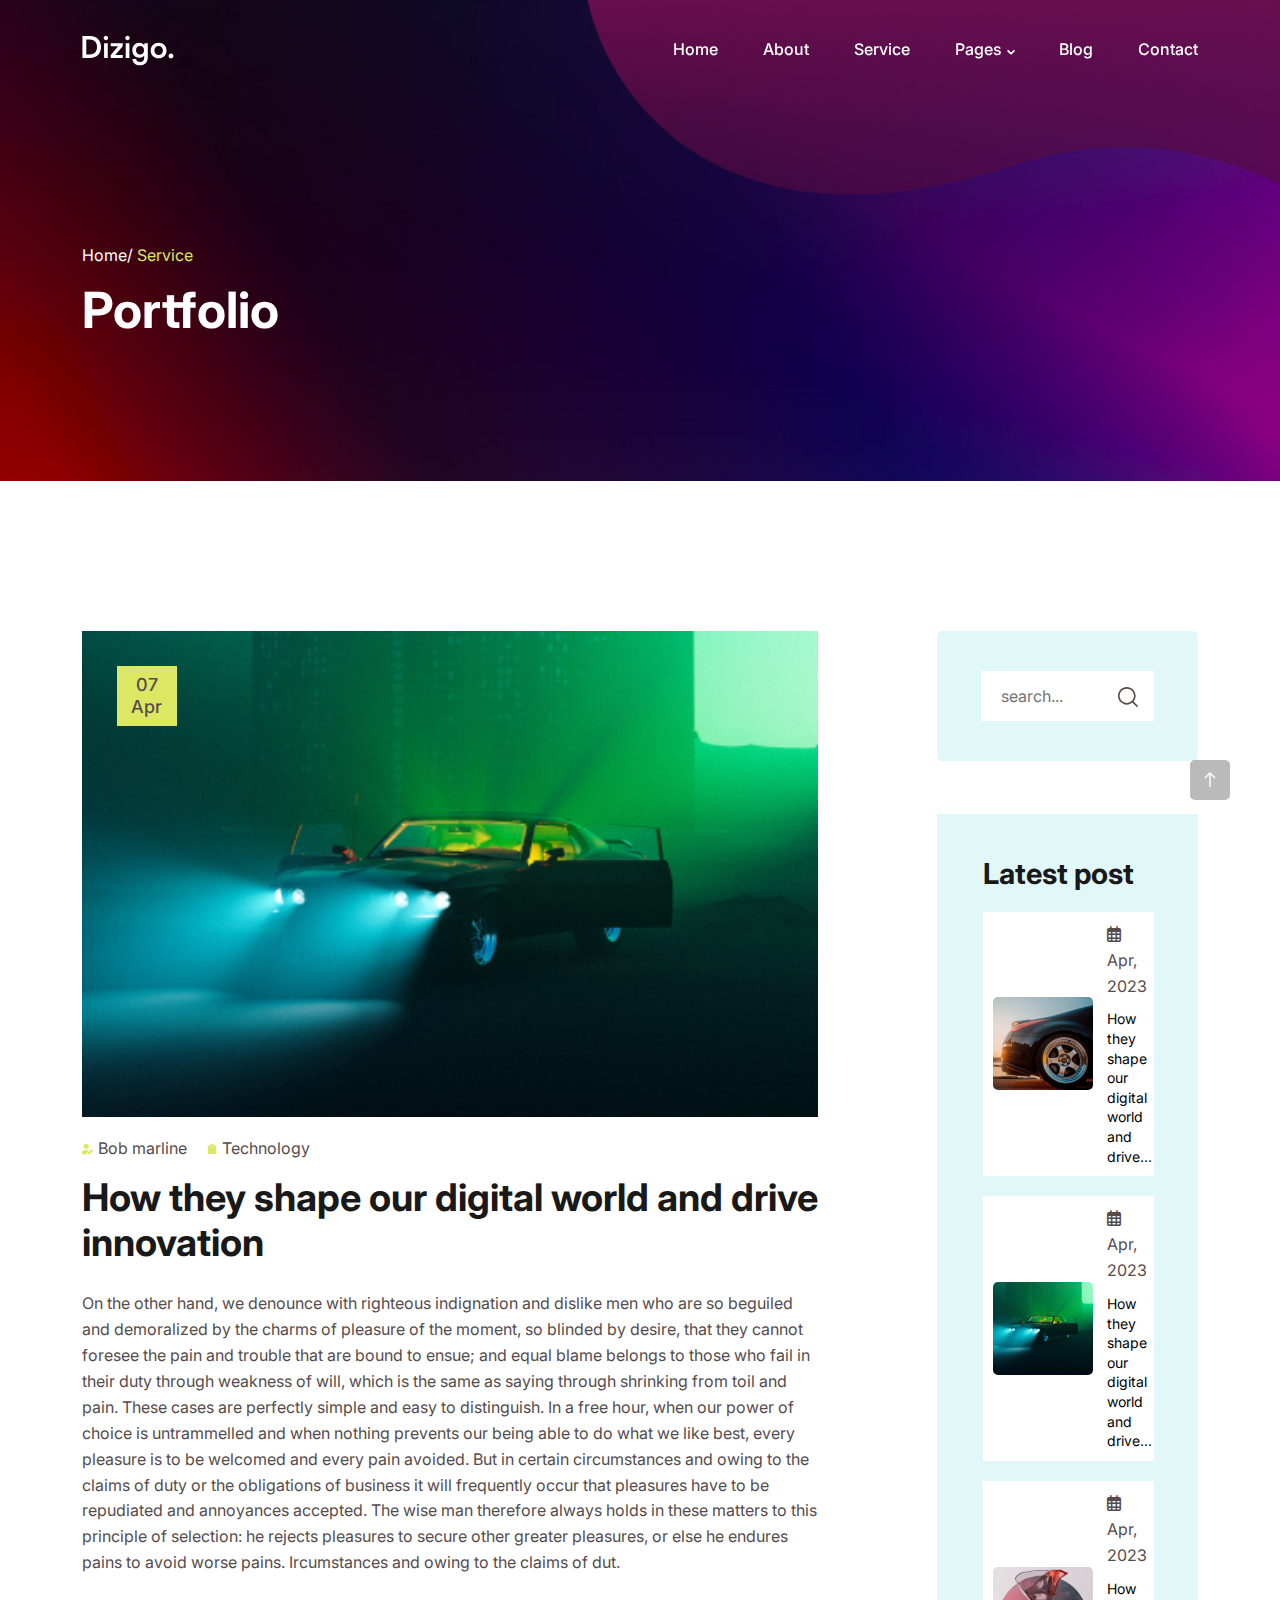
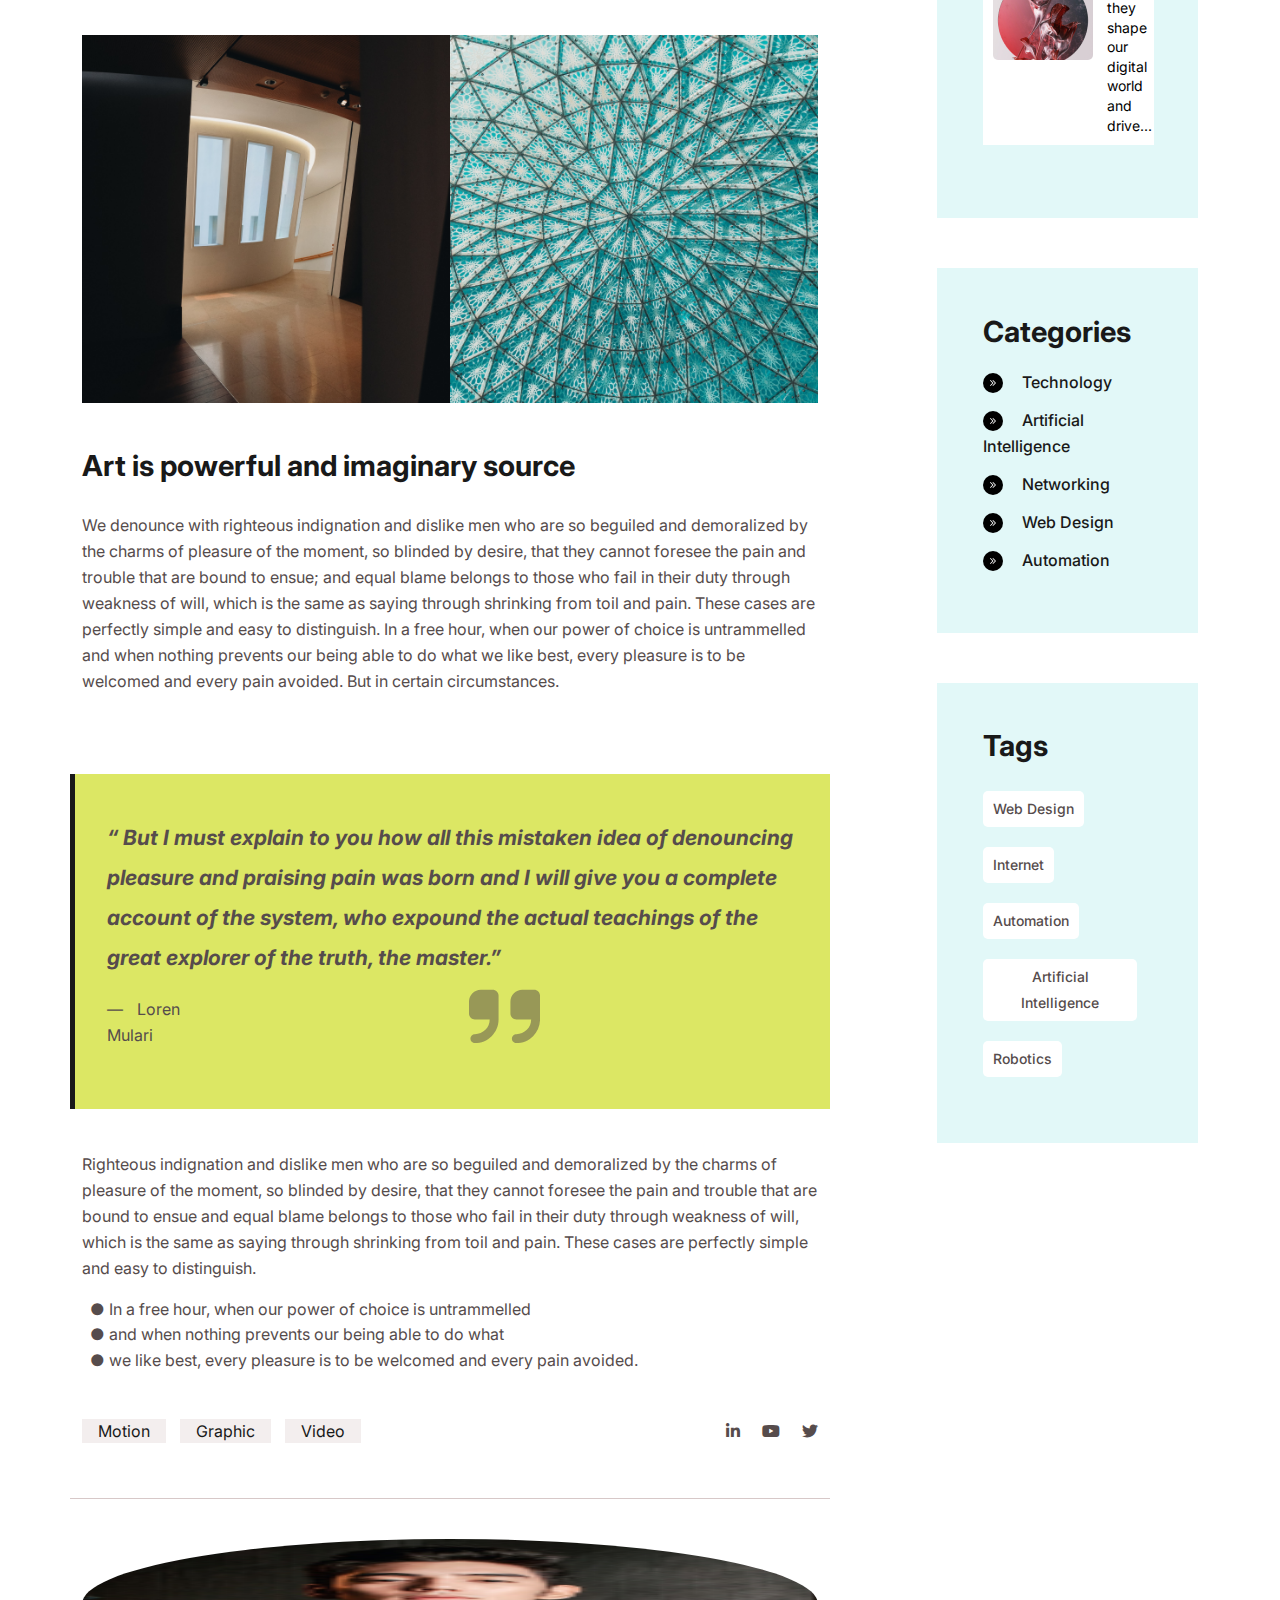
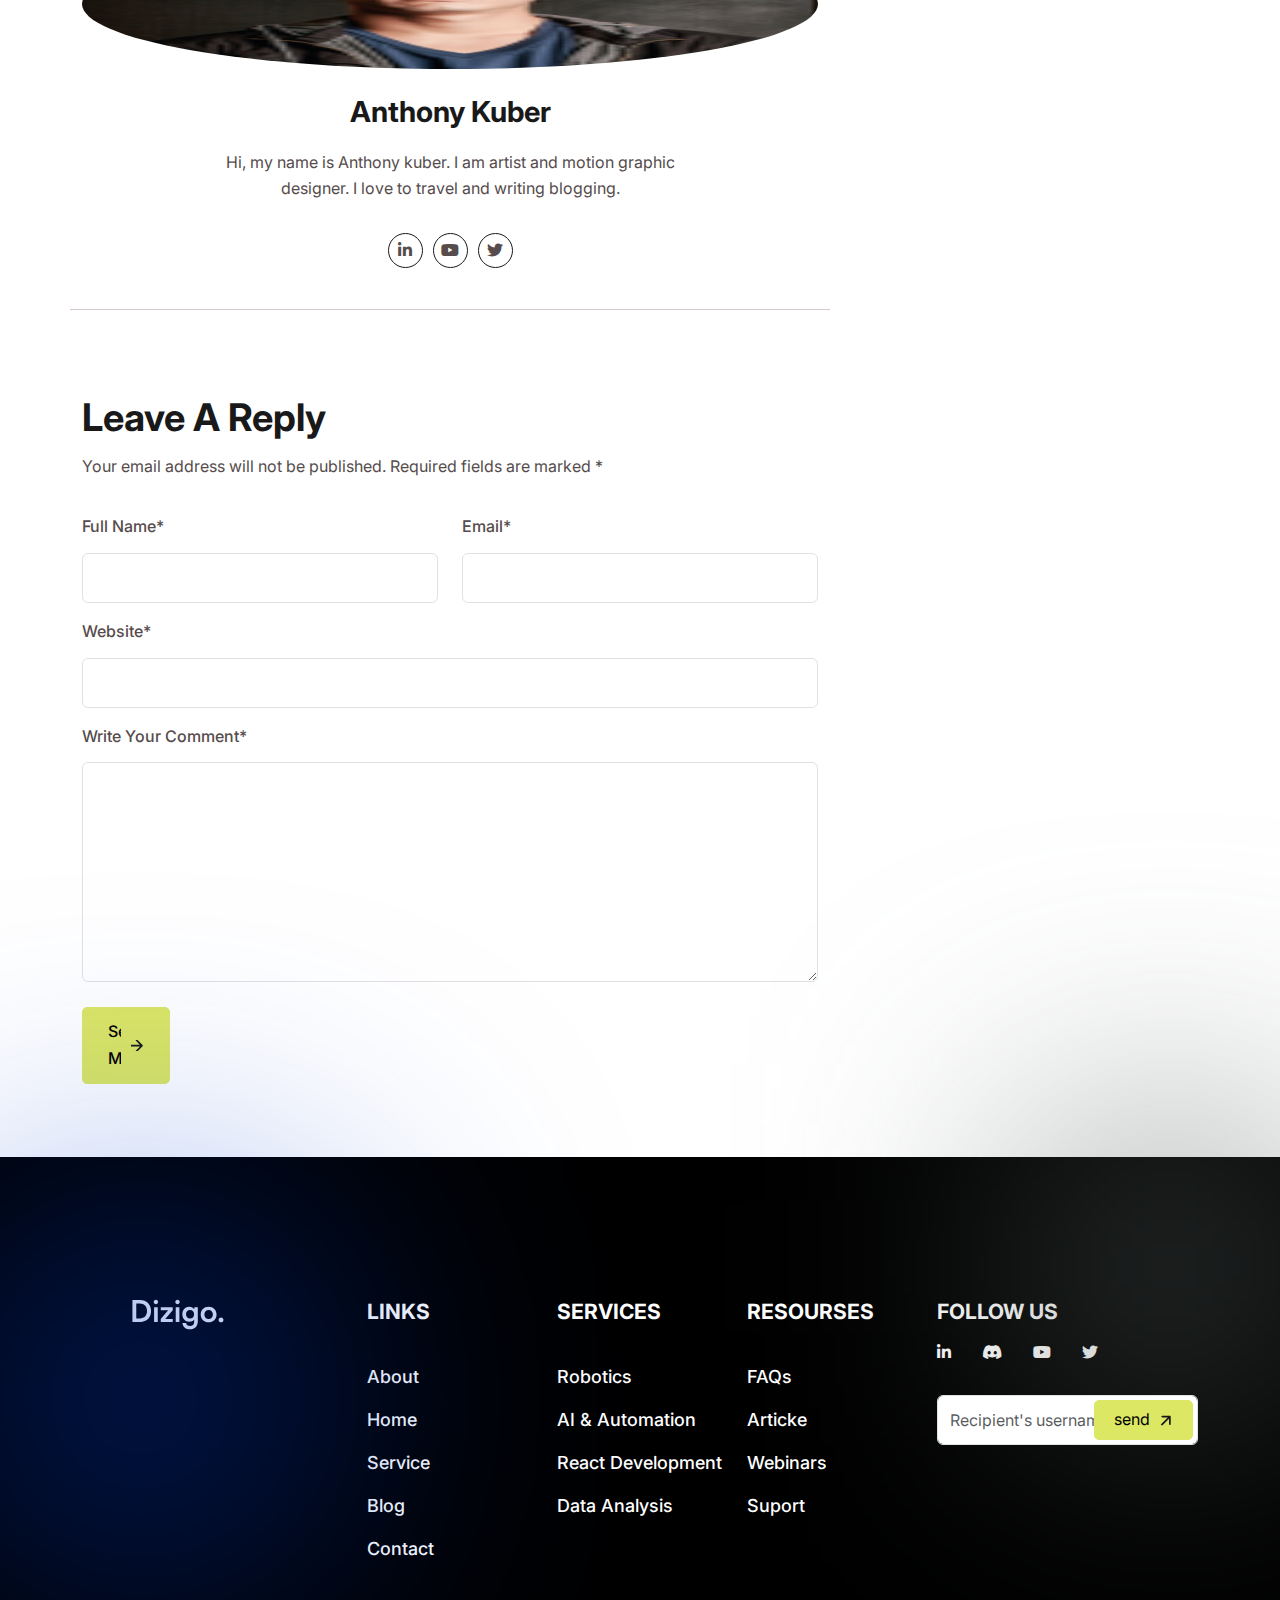
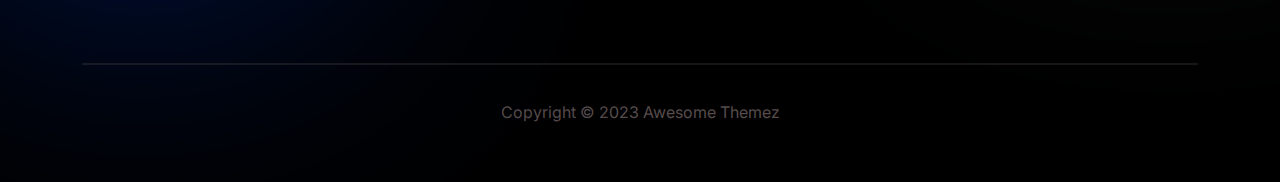
<file: blogDetails.html>
<!DOCTYPE html>
<html lang="en">

<head>
    <meta charset="UTF-8">
    <meta name="viewport" content="width=device-width, initial-scale=1.0">
    <link rel="stylesheet" href="./assets/css/bootstrap.min.css">
    <link rel="stylesheet" href="./assets/css/fontawesome.min.css">
    <link rel="stylesheet" href="./assets/css/animate.css">
    <link rel="stylesheet" href="./assets/css/style.css">
    <link rel="icon" href="./assets/img/Dizigo..svg">
    <title>blog</title>
</head>

<body>
    <!-- start header -->
    <div class="fz_bg_filled" data-src="./assets/img/gradient.png">
        <header class="fz_site_header fz_style_1 fz_sticky_header ">
            <div class="fz_main_header">
                <div class="container">
                    <div class="fz_main_header_in">
                        <div class="fz_main_header_left">
                            <a class="fz_site_branding" href="index.html">
                                <img src="./assets/img/Dizigo..svg" alt="logo">

                            </a>
                        </div>
                        <div class="fz_main_header_right">
                            <nav class="fz_nav ">
                                <ul class="fz_nav_list fz_mp_0">
                                    <li><a href="index.html">Home</a></li>
                                    <li><a href="aboutUs.html">About</a></li>
                                    <li><a href="service.html">Service</a></li>
                                    <li class="menu_item_has_children">
                                        <a href="#pages">Pages</a>
                                        <ul>
                                            <li><a href="portfolio.html">Portfolio</a></li>
                                            <li><a href="team.html">Team</a></li>
                                        </ul>
                                       
                                    </li>
                                    <li><a href="blog.html">Blog</a></li>
                                    <li><a href="contact.html">Contact</a></li>
                                </ul>
                            </nav>
                        </div>
                    </div>
                </div>
            </div>

        </header>
        <div class="fz_height_143 fz_height_lg_100"></div>
        <div class="fz_height_100 fz_height_lg_50"></div>
        <div>

            <div class="container">
                <p class="fz_mb_11 text-white">Home/ <span class="fz_text_accent">Service</span></p>
                <h2 class="text-white fz_mp_0">Portfolio</h2>
            </div>
            <div class="fz_height_141 fz_height_lg_100"></div>
        </div>
    </div>
    <!-- end header -->
    <!-- start blog -->
    <section>
        <div class="fz_height_150 fz_height_lg_100"></div>
        <div class="container">
            <div class="row">
                <div class="col-lg-8 fz_blog">
                    <div class="row">
                        <div class="col-lg-12 fz_mb_43">
                            <a href="blogDetails.html">
                                <div class="position-relative">
                                    <img class="fz_mb_19" src="./assets/img/alex-shuper-UtgRHGoUZsE-unsplash 1.png"
                                        alt="blog">
                                    <div class="fz_data_tag  position-absolute">
                                        <p class="fz_fs_18  fz_medium">07 Apr</p>

                                    </div>
                                </div>


                                <div class="fz_blog_details">
                                    <div class="d-flex fz_mb_13">
                                        <span class="fz_user d-flex align-items-center fz_pr_20">
                                            <svg class="fz_pr_5" xmlns="http://www.w3.org/2000/svg" width="16"
                                                height="16" viewBox="0 0 16 16" fill="none">
                                                <g clip-path="url(#clip0_107_1546)">
                                                    <path
                                                        d="M6 8C8.206 8 10 6.206 10 4C10 1.794 8.206 0 6 0C3.794 0 2 1.794 2 4C2 6.206 3.794 8 6 8ZM10.724 16H8.66667V13.9427L13.5167 9.09267C14.0847 8.52467 15.006 8.52467 15.574 9.09267C16.142 9.66067 16.142 10.582 15.574 11.15L10.724 16ZM7.33333 16H0V12.6667C0 10.8287 1.49533 9.33333 3.33333 9.33333H8.66667C9.43 9.33333 10.126 9.602 10.6887 10.0353L7.33333 13.3907V16Z"
                                                        fill="#DCE764" />
                                                </g>
                                                <defs>
                                                    <clipPath id="clip0_107_1546">
                                                        <rect width="16" height="16" fill="white" />
                                                    </clipPath>
                                                </defs>
                                            </svg>
                                            <p class="fz_mp_0 ">Bob marline</p>
                                        </span>
                                        <span class="fz_tag d-flex align-items-center">
                                            <svg class="fz_pr_5" xmlns="http://www.w3.org/2000/svg" width="15"
                                                height="16" viewBox="0 0 15 16" fill="none">
                                                <g clip-path="url(#clip0_107_1551)">
                                                    <path
                                                        d="M1.25 4.78469V12.6667C1.25099 13.5504 1.58055 14.3977 2.16639 15.0225C2.75222 15.6474 3.5465 15.999 4.375 16H10.625C11.4535 15.999 12.2478 15.6474 12.8336 15.0225C13.4194 14.3977 13.749 13.5504 13.75 12.6667V4.78469C13.75 4.42808 13.6605 4.07797 13.491 3.77063C13.3214 3.46328 13.0779 3.20989 12.7856 3.03669L7.80375 0.0840275C7.71085 0.0289207 7.6063 0 7.5 0C7.3937 0 7.28915 0.0289207 7.19625 0.0840275L2.21438 3.03669C1.92213 3.20989 1.67861 3.46328 1.50905 3.77063C1.33949 4.07797 1.25005 4.42808 1.25 4.78469ZM7.5 3.66669C7.68542 3.66669 7.86668 3.72534 8.02085 3.83522C8.17502 3.94511 8.29518 4.10128 8.36614 4.28401C8.43709 4.46674 8.45566 4.6678 8.41949 4.86178C8.38331 5.05577 8.29402 5.23395 8.16291 5.3738C8.0318 5.51365 7.86475 5.60889 7.6829 5.64748C7.50104 5.68606 7.31254 5.66626 7.14123 5.59057C6.96993 5.51489 6.82351 5.38671 6.7205 5.22226C6.61748 5.05782 6.5625 4.86448 6.5625 4.66669C6.5625 4.40148 6.66127 4.14712 6.83709 3.95959C7.0129 3.77205 7.25136 3.66669 7.5 3.66669Z"
                                                        fill="#DCE764" />
                                                </g>
                                                <defs>
                                                    <clipPath id="clip0_107_1551">
                                                        <rect width="15" height="16" fill="white" />
                                                    </clipPath>
                                                </defs>
                                            </svg>
                                            <p class="fz_mp_0">Technology</p>
                                        </span>
                                    </div>
                                    <h3 class="fz_mb_25">How they shape our digital world and drive innovation</h3>
                                    <p>
                                        On the other hand, we denounce with righteous indignation and dislike men who
                                        are so beguiled and demoralized by the charms of pleasure of the moment, so
                                        blinded by desire, that they cannot foresee the pain and trouble that are bound
                                        to ensue; and equal blame belongs to those who fail in their duty through
                                        weakness of will, which is the same as saying through shrinking from toil and
                                        pain. These cases are perfectly simple and easy to distinguish. In a free hour,
                                        when our power of choice is untrammelled and when nothing prevents our being
                                        able to do what we like best, every pleasure is to be welcomed and every pain
                                        avoided. But in certain circumstances and owing to the claims of duty or the
                                        obligations of business it will frequently occur that pleasures have to be
                                        repudiated and annoyances accepted. The wise man therefore always holds in these
                                        matters to this principle of selection: he rejects pleasures to secure other
                                        greater pleasures, or else he endures pains to avoid worse pains. Ircumstances
                                        and owing to the claims of dut.
                                    </p>
                                </div>


                            </a>
                        </div>
                        <div class="col-lg-12 d-flex fz_mb_46">
                           <div class="col-6">
                            <img src="./assets/img/andrea-de-santis-dVV4H64sOK4-unsplash 1.png" alt="detail-pic"> 
                           </div>
                           <div class="col-6">
                            <img src="./assets/img/miltiadis-fragkidis-FPqSayI797c-unsplash 1.png" alt="detail-pic">
                           </div>
                                                   </div>
                        <div class="col-12 fz_mb_40">
                            <h4 class="fz_mb_29">Art is powerful and imaginary source</h4>
                            <p class="fz_mb_40">We denounce with righteous indignation and dislike men who are so
                                beguiled and demoralized by the charms of pleasure of the moment, so blinded by desire,
                                that they cannot foresee the pain and trouble that are bound to ensue; and equal blame
                                belongs to those who fail in their duty through weakness of will, which is the same as
                                saying through shrinking from toil and pain. These cases are perfectly simple and easy
                                to distinguish. In a free hour, when our power of choice is untrammelled and when
                                nothing prevents our being able to do what we like best, every pleasure is to be
                                welcomed and every pain avoided. But in certain circumstances.</p>

                        </div>
                        <div class="fz_quotation fz_mb_43">
                            <i class="fz_fs_21 fz_bold ">“ But I must explain to you how all this mistaken idea of
                                denouncing pleasure and praising pain was born and I will give you a complete account of
                                the system, who expound the actual teachings of the great explorer of the truth, the
                                master.”</i>
                            <div class="d-flex justify-content-between align-item-center">
                                <p class="fz_quotation_name"> <span class="">&mdash; </span> Loren Mulari</p>
                                <img src="./assets/img/quote-right.svg" alt="quote">
                            </div>
                        </div>
                        <p class="fz_mb_15">Righteous indignation and dislike men who are so beguiled and demoralized by
                            the charms of pleasure of the moment, so blinded by desire, that they cannot foresee the
                            pain and trouble that are bound to ensue and equal blame belongs to those who fail in their
                            duty through weakness of will, which is the same as saying through shrinking from toil and
                            pain. These cases are perfectly simple and easy to distinguish. </p>
                        <p class="ms-2 fz_mb_45">
                            <span class="d-block"> &#9679; In a free hour, when our power of choice is untrammelled
                            </span>
                            <span class="d-block"> &#9679; and when nothing prevents our being able to do what</span>
                            <span class="d-block"> &#9679; we like best, every pleasure is to be welcomed and every pain
                                avoided. </span>
                        </p>

                        <div class="d-flex justify-content-between">
                            <div class="fz_tab_btns">
                                <a c href="#">Motion</a>
                                <a href="#">Graphic</a>
                                <a href="#">Video</a>
                            </div>
                            <div>
                                <div class="fz_social_btns d-flex ">
                                    <a href="#">
                                        <i class="fa-brands fa-linkedin-in "></i>
                                        <i class="fa-brands fa-youtube "></i>
                                        <i class="fa-brands fa-twitter "></i>
                                    </a>
                                </div>
                            </div>
                        </div>
                        <div class="fz_height_53 fz_height_lg_40"></div>
                        <div class="fz_blog_border"></div>
                        <div class="fz_blog_author fz_mb_41">
                            <img src="./assets/img/vinicius-amnx-amano-0NCjjD0zGnw-unsplash 2.jpg" alt="people">
                            <h4 class="fz_author_name">Anthony Kuber</h4>
                            <p class="fz_author_details fz_mb_31 text-center">Hi, my name is Anthony kuber. I am artist
                                and motion graphic <br> designer. I love to travel and writing blogging.</p>
                            <div class="fz_social_author_btns d-flex ">
                                <a href="#">
                                    <i class="fa-brands fa-linkedin-in "></i>
                                    <i class="fa-brands fa-youtube "></i>
                                    <i class="fa-brands fa-twitter "></i>
                                </a>
                            </div>
                        </div>
                        <div class="fz_blog_border"></div>
                    </div>
                    <div>
                        <div class="fz_height_85"></div>
                        <h3 class="fz_mb_14">Leave A Reply</h3>
                        <p class="fz_mb_34">Your email address will not be published. Required fields are marked *</p>

                        <div class="row fz_blog_replay">
                            <div class="col-6">
                                <div class="mb-3">
                                    <label for="exampleFormControlInput1" class="form-label fz_mb_13 fz_medium">Full
                                        Name*</label>
                                    <input type="text" class="form-control" id="exampleFormControlInput1">
                                </div>
                            </div>
                            <div class="col-6">
                                <div class="mb-3">
                                    <label for="exampleFormControlInput1"
                                        class="form-label fz_mb_13 fz_medium">Email*</label>
                                    <input type="email" class="form-control" id="exampleFormControlInput1">
                                </div>
                            </div>
                            <div class="col-12">
                                <div class="mb-3">
                                    <label for="exampleFormControlInput1"
                                        class="form-label fz_mb_13 fz_medium">Website*</label>
                                    <input type="text" class="form-control" id="exampleFormControlInput1">
                                </div>
                            </div>

                            <div class="col-12">

                                <label for="exampleFormControlInput1" class="form-label fz_mb_12 fz_medium">Write Your
                                    Comment*</label>
                                <div class="form-floating fz_mb_25">
                                    <textarea class="form-control" placeholder="Leave a comment here"
                                        id="floatingTextarea2" style="height: 220px"></textarea>
                                </div>
                                <a class="position-absolute fz_btn fz_style_1 fz_style_arrow" href="#"><span
                                        class="">Send Message</span>
                                    <span><svg xmlns="http://www.w3.org/2000/svg" width="11" height="11"
                                            viewBox="0 0 11 11" fill="none">
                                            <path
                                                d="M10.3353 1.75733C10.3353 1.28789 9.95472 0.907334 9.48528 0.907333L1.83528 0.907333C1.36584 0.907334 0.985281 1.28789 0.98528 1.75733C0.985281 2.22678 1.36584 2.60733 1.83528 2.60733H8.63528V9.40733C8.63528 9.87678 9.01584 10.2573 9.48528 10.2573C9.95472 10.2573 10.3353 9.87678 10.3353 9.40733L10.3353 1.75733ZM1.60104 10.8437L10.0863 2.35837L8.88424 1.15629L0.398959 9.64157L1.60104 10.8437Z"
                                                fill="#191919" />
                                        </svg></span>
                                </a>
                            </div>


                        </div>
                    </div>

                </div>

                <!--right side  -->
                <div class="col-lg-4 col-xl-3 offset-xl-1">
                    <div class="fz_search position-relative fz_mb_53 ">
                        <input class="" type="text" placeholder="search...">
                        <div class="position-absolute fz_blog_search_btn"><svg xmlns="http://www.w3.org/2000/svg"
                                width="20" height="20" viewBox="0 0 20 20" fill="none">
                                <g clip-path="url(#clip0_187_263)">
                                    <path
                                        d="M19.762 18.6121L15.1007 13.9509C14.7831 13.6332 14.2687 13.6332 13.9511 13.9509C13.6335 14.2682 13.6335 14.7831 13.9511 15.1005L18.6124 19.7617C18.7711 19.9205 18.979 19.9999 19.1872 19.9999C19.395 19.9999 19.6031 19.9205 19.762 19.7617C20.0796 19.4444 20.0796 18.9295 19.762 18.6121Z"
                                        fill="#564C4C" />
                                    <path
                                        d="M8.80758 0C3.95121 0 0 3.95121 0 8.80758C0 13.6642 3.95121 17.6152 8.80758 17.6152C13.6642 17.6152 17.6152 13.6642 17.6152 8.80758C17.6152 3.95121 13.6642 0 8.80758 0ZM8.80758 15.9892C4.8477 15.9892 1.62602 12.7675 1.62602 8.80762C1.62602 4.84773 4.8477 1.62602 8.80758 1.62602C12.7675 1.62602 15.9891 4.8477 15.9891 8.80758C15.9891 12.7675 12.7675 15.9892 8.80758 15.9892Z"
                                        fill="#564C4C" />
                                </g>
                                <defs>
                                    <clipPath id="clip0_187_263">
                                        <rect width="20" height="20" fill="white" />
                                    </clipPath>
                                </defs>
                            </svg></div>
                    </div>

                    <div class="fz_latest_post fz_mb_50">
                        <h4>Latest post</h4>

                        <div
                            class="fz_latest_post_in fz_mb_20 bg-white d-flex align-items-center">
                            <img class="fz_radius_5"
                                src="./assets/img/patrik-storm-alstra-pictures-CVcSyZjI5i4-unsplash 2.jpg" alt="car">
                            <div>
                                <p class=" fz_mb_10">
                                    <i class="fa-regular fa-calendar-days"></i>
                                    Apr, 2023
                                </p>
                                <p class="fz_mp_0 grow-1 fz_fs_14 text-black">How they shape our digital world and
                                    drive...</p>
                            </div>
                        </div>

                        <div
                            class="fz_latest_post_in fz_mb_20 bg-white d-flex align-items-center">
                            <img class="fz_radius_5" src="./assets/img/alex-shuper-UtgRHGoUZsE-unsplash 2.png"
                                alt="car">
                            <div>
                                <p class=" fz_mb_10">
                                    <i class="fa-regular fa-calendar-days"></i>
                                    Apr, 2023
                                </p>
                                <p class="fz_mp_0 grow-1 fz_fs_14 text-black">How they shape our digital world and
                                    drive...</p>
                            </div>
                        </div>

                        <div
                            class="fz_latest_post_in fz_mb_20 bg-white d-flex align-items-center">
                            <img class="fz_radius_5" src="./assets/img/align-towards-spine-TNTCyFdeRv8-unsplash 2.png"
                                alt="car">
                            <div>
                                <p class=" fz_mb_10">
                                    <i class="fa-regular fa-calendar-days"></i>
                                    Apr, 2023
                                </p>
                                <p class="fz_mp_0 grow-1 fz_fs_14 text-black">How they shape our digital world and
                                    drive...</p>
                            </div>
                        </div>
                    </div>

                    <div class="fz_categories fz_cyan_bg fz_mb_50">
                        <div>
                            <h4>Categories</h4>
                            <ul>
                                <li class="fz_mb_12"><a class="fz_medium" href="#">
                                        <span>
                                            <svg xmlns="http://www.w3.org/2000/svg" width="10" height="10"
                                                viewBox="0 0 10 10" fill="none">
                                                <path
                                                    d="M5.00014 7.91668C4.91738 7.91716 4.83636 7.89298 4.76739 7.84723C4.69842 7.80148 4.64464 7.73623 4.61291 7.6598C4.58117 7.58336 4.57292 7.49921 4.58919 7.41806C4.60547 7.33692 4.64555 7.26246 4.70431 7.20418L6.91264 5.00001L4.70431 2.79584C4.63605 2.71614 4.60038 2.6136 4.60443 2.50874C4.60848 2.40387 4.65195 2.3044 4.72616 2.23019C4.80037 2.15599 4.89984 2.11252 5.00471 2.10847C5.10957 2.10441 5.2121 2.14008 5.29181 2.20834L7.79181 4.70834C7.86942 4.78641 7.91298 4.89202 7.91298 5.00209C7.91298 5.11217 7.86942 5.21778 7.79181 5.29585L5.29181 7.79585C5.2142 7.87282 5.10945 7.91622 5.00014 7.91668Z"
                                                    fill="white" />
                                                <path
                                                    d="M2.50014 7.9167C2.41738 7.91718 2.33636 7.89301 2.26739 7.84726C2.19842 7.80151 2.14464 7.73626 2.11291 7.65982C2.08117 7.58339 2.07292 7.49923 2.08919 7.41809C2.10547 7.33694 2.14555 7.26248 2.20431 7.2042L4.41265 5.00004L2.20431 2.79587C2.12585 2.71741 2.08177 2.611 2.08177 2.50004C2.08177 2.38908 2.12585 2.28266 2.20431 2.2042C2.28277 2.12574 2.38919 2.08167 2.50014 2.08167C2.6111 2.08167 2.71752 2.12574 2.79598 2.2042L5.29598 4.7042C5.37358 4.78227 5.41714 4.88788 5.41714 4.99795C5.41714 5.10803 5.37358 5.21364 5.29598 5.2917L2.79598 7.7917C2.75739 7.83107 2.71137 7.86239 2.66059 7.88385C2.60981 7.90531 2.55527 7.91647 2.50014 7.9167Z"
                                                    fill="white" />
                                            </svg>
                                        </span>
                                        Technology</a></li>
                                <li class="fz_mb_12"><a class="fz_medium " href="#">
                                        <span>
                                            <svg xmlns="http://www.w3.org/2000/svg" width="10" height="10"
                                                viewBox="0 0 10 10" fill="none">
                                                <path
                                                    d="M5.00014 7.91668C4.91738 7.91716 4.83636 7.89298 4.76739 7.84723C4.69842 7.80148 4.64464 7.73623 4.61291 7.6598C4.58117 7.58336 4.57292 7.49921 4.58919 7.41806C4.60547 7.33692 4.64555 7.26246 4.70431 7.20418L6.91264 5.00001L4.70431 2.79584C4.63605 2.71614 4.60038 2.6136 4.60443 2.50874C4.60848 2.40387 4.65195 2.3044 4.72616 2.23019C4.80037 2.15599 4.89984 2.11252 5.00471 2.10847C5.10957 2.10441 5.2121 2.14008 5.29181 2.20834L7.79181 4.70834C7.86942 4.78641 7.91298 4.89202 7.91298 5.00209C7.91298 5.11217 7.86942 5.21778 7.79181 5.29585L5.29181 7.79585C5.2142 7.87282 5.10945 7.91622 5.00014 7.91668Z"
                                                    fill="white" />
                                                <path
                                                    d="M2.50014 7.9167C2.41738 7.91718 2.33636 7.89301 2.26739 7.84726C2.19842 7.80151 2.14464 7.73626 2.11291 7.65982C2.08117 7.58339 2.07292 7.49923 2.08919 7.41809C2.10547 7.33694 2.14555 7.26248 2.20431 7.2042L4.41265 5.00004L2.20431 2.79587C2.12585 2.71741 2.08177 2.611 2.08177 2.50004C2.08177 2.38908 2.12585 2.28266 2.20431 2.2042C2.28277 2.12574 2.38919 2.08167 2.50014 2.08167C2.6111 2.08167 2.71752 2.12574 2.79598 2.2042L5.29598 4.7042C5.37358 4.78227 5.41714 4.88788 5.41714 4.99795C5.41714 5.10803 5.37358 5.21364 5.29598 5.2917L2.79598 7.7917C2.75739 7.83107 2.71137 7.86239 2.66059 7.88385C2.60981 7.90531 2.55527 7.91647 2.50014 7.9167Z"
                                                    fill="white" />
                                            </svg>
                                        </span>
                                        Artificial Intelligence</a></li>
                                <li class="fz_mb_12"><a class="fz_medium" href="#">
                                        <span>
                                            <svg xmlns="http://www.w3.org/2000/svg" width="10" height="10"
                                                viewBox="0 0 10 10" fill="none">
                                                <path
                                                    d="M5.00014 7.91668C4.91738 7.91716 4.83636 7.89298 4.76739 7.84723C4.69842 7.80148 4.64464 7.73623 4.61291 7.6598C4.58117 7.58336 4.57292 7.49921 4.58919 7.41806C4.60547 7.33692 4.64555 7.26246 4.70431 7.20418L6.91264 5.00001L4.70431 2.79584C4.63605 2.71614 4.60038 2.6136 4.60443 2.50874C4.60848 2.40387 4.65195 2.3044 4.72616 2.23019C4.80037 2.15599 4.89984 2.11252 5.00471 2.10847C5.10957 2.10441 5.2121 2.14008 5.29181 2.20834L7.79181 4.70834C7.86942 4.78641 7.91298 4.89202 7.91298 5.00209C7.91298 5.11217 7.86942 5.21778 7.79181 5.29585L5.29181 7.79585C5.2142 7.87282 5.10945 7.91622 5.00014 7.91668Z"
                                                    fill="white" />
                                                <path
                                                    d="M2.50014 7.9167C2.41738 7.91718 2.33636 7.89301 2.26739 7.84726C2.19842 7.80151 2.14464 7.73626 2.11291 7.65982C2.08117 7.58339 2.07292 7.49923 2.08919 7.41809C2.10547 7.33694 2.14555 7.26248 2.20431 7.2042L4.41265 5.00004L2.20431 2.79587C2.12585 2.71741 2.08177 2.611 2.08177 2.50004C2.08177 2.38908 2.12585 2.28266 2.20431 2.2042C2.28277 2.12574 2.38919 2.08167 2.50014 2.08167C2.6111 2.08167 2.71752 2.12574 2.79598 2.2042L5.29598 4.7042C5.37358 4.78227 5.41714 4.88788 5.41714 4.99795C5.41714 5.10803 5.37358 5.21364 5.29598 5.2917L2.79598 7.7917C2.75739 7.83107 2.71137 7.86239 2.66059 7.88385C2.60981 7.90531 2.55527 7.91647 2.50014 7.9167Z"
                                                    fill="white" />
                                            </svg>
                                        </span>
                                        Networking</a></li>
                                <li class="fz_mb_12"><a class="fz_medium" href="#">
                                        <span>
                                            <svg xmlns="http://www.w3.org/2000/svg" width="10" height="10"
                                                viewBox="0 0 10 10" fill="none">
                                                <path
                                                    d="M5.00014 7.91668C4.91738 7.91716 4.83636 7.89298 4.76739 7.84723C4.69842 7.80148 4.64464 7.73623 4.61291 7.6598C4.58117 7.58336 4.57292 7.49921 4.58919 7.41806C4.60547 7.33692 4.64555 7.26246 4.70431 7.20418L6.91264 5.00001L4.70431 2.79584C4.63605 2.71614 4.60038 2.6136 4.60443 2.50874C4.60848 2.40387 4.65195 2.3044 4.72616 2.23019C4.80037 2.15599 4.89984 2.11252 5.00471 2.10847C5.10957 2.10441 5.2121 2.14008 5.29181 2.20834L7.79181 4.70834C7.86942 4.78641 7.91298 4.89202 7.91298 5.00209C7.91298 5.11217 7.86942 5.21778 7.79181 5.29585L5.29181 7.79585C5.2142 7.87282 5.10945 7.91622 5.00014 7.91668Z"
                                                    fill="white" />
                                                <path
                                                    d="M2.50014 7.9167C2.41738 7.91718 2.33636 7.89301 2.26739 7.84726C2.19842 7.80151 2.14464 7.73626 2.11291 7.65982C2.08117 7.58339 2.07292 7.49923 2.08919 7.41809C2.10547 7.33694 2.14555 7.26248 2.20431 7.2042L4.41265 5.00004L2.20431 2.79587C2.12585 2.71741 2.08177 2.611 2.08177 2.50004C2.08177 2.38908 2.12585 2.28266 2.20431 2.2042C2.28277 2.12574 2.38919 2.08167 2.50014 2.08167C2.6111 2.08167 2.71752 2.12574 2.79598 2.2042L5.29598 4.7042C5.37358 4.78227 5.41714 4.88788 5.41714 4.99795C5.41714 5.10803 5.37358 5.21364 5.29598 5.2917L2.79598 7.7917C2.75739 7.83107 2.71137 7.86239 2.66059 7.88385C2.60981 7.90531 2.55527 7.91647 2.50014 7.9167Z"
                                                    fill="white" />
                                            </svg>
                                        </span>
                                        Web Design</a></li>
                                <li class="fz_mb_12"><a class="fz_medium" href="#">
                                        <span>
                                            <svg xmlns="http://www.w3.org/2000/svg" width="10" height="10"
                                                viewBox="0 0 10 10" fill="none">
                                                <path
                                                    d="M5.00014 7.91668C4.91738 7.91716 4.83636 7.89298 4.76739 7.84723C4.69842 7.80148 4.64464 7.73623 4.61291 7.6598C4.58117 7.58336 4.57292 7.49921 4.58919 7.41806C4.60547 7.33692 4.64555 7.26246 4.70431 7.20418L6.91264 5.00001L4.70431 2.79584C4.63605 2.71614 4.60038 2.6136 4.60443 2.50874C4.60848 2.40387 4.65195 2.3044 4.72616 2.23019C4.80037 2.15599 4.89984 2.11252 5.00471 2.10847C5.10957 2.10441 5.2121 2.14008 5.29181 2.20834L7.79181 4.70834C7.86942 4.78641 7.91298 4.89202 7.91298 5.00209C7.91298 5.11217 7.86942 5.21778 7.79181 5.29585L5.29181 7.79585C5.2142 7.87282 5.10945 7.91622 5.00014 7.91668Z"
                                                    fill="white" />
                                                <path
                                                    d="M2.50014 7.9167C2.41738 7.91718 2.33636 7.89301 2.26739 7.84726C2.19842 7.80151 2.14464 7.73626 2.11291 7.65982C2.08117 7.58339 2.07292 7.49923 2.08919 7.41809C2.10547 7.33694 2.14555 7.26248 2.20431 7.2042L4.41265 5.00004L2.20431 2.79587C2.12585 2.71741 2.08177 2.611 2.08177 2.50004C2.08177 2.38908 2.12585 2.28266 2.20431 2.2042C2.28277 2.12574 2.38919 2.08167 2.50014 2.08167C2.6111 2.08167 2.71752 2.12574 2.79598 2.2042L5.29598 4.7042C5.37358 4.78227 5.41714 4.88788 5.41714 4.99795C5.41714 5.10803 5.37358 5.21364 5.29598 5.2917L2.79598 7.7917C2.75739 7.83107 2.71137 7.86239 2.66059 7.88385C2.60981 7.90531 2.55527 7.91647 2.50014 7.9167Z"
                                                    fill="white" />
                                            </svg>
                                        </span>
                                        Automation</a></li>
                            </ul>
                        </div>

                    </div>

                    <div class="fz_tags fz_cyan_bg">
                        <h4 class="fz_mb_28">Tags</h4>
                        <div class="">
                            <button>Web Design</button>
                            <button>Internet</button>
                            <button>Automation</button>
                            <button>Artificial Intelligence</button>
                            <button>Robotics</button>
                        </div>
                    </div>
                </div>

            </div>

        </div>
        <div class="fz_height_150"></div>
    </section>
    <!-- end blog -->

    <!-- start footer -->
    <footer class="position-relative">
        <div class="fz_elipse1 position-absolute">
        </div>
        <div class="fz_elipse2 position-absolute">
        </div>

        <div class="fz_height_142 fz_height_lg_100"></div>
        <div class="container">
            <div class="fz_footer_in row ">
                <div class="fz_footer_logo col-lg-3 col-12 d-flex  justify-content-center ">
                    <a href="#">
                        <img src="./assets/img/Dizigo..svg" alt="">
                    </a>
                </div>
                <div class="col-lg-2 col-4 ">
                    <div>
                        <h5 class="text-white fz_mb_40">LINKS</h5>
                        <ul class="text-white list-none fz_mp_0">
                            <li><a href="#">About </a></li>
                            <li><a Home href="#">Home </a></li>
                            <li><a Service href="#">Service </a></li>
                            <li><a Blog href="#">Blog </a></li>
                            <li><a Contact href="#">Contact </a></li>
                        </ul>
                    </div>

                </div>
                <div class="col-lg-2 col-4">
                    <div>
                        <h5 class="text-white fz_mb_40 text-uppercase">services</h5>
                        <ul class="text-white list-none fz_mp_0">
                            <li><a href="#">Robotics </a></li>
                            <li><a AI href="#">AI & Automation </a></li>
                            <li><a React href="#">React Development </a></li>
                            <li><a Data href="#">Data Analysis </a></li>
                        </ul>
                    </div>
                </div>
                <div class="col-lg-2 col-4 ">
                    <div>
                        <h5 class="text-white fz_mb_40 text-uppercase">Resourses</h5>
                        <ul class="text-white list-none fz_mp_0">
                            <li><a href="#">FAQs </a></li>
                            <li><a Articke href="#">Articke </a></li>
                            <li><a Webinars href="#">Webinars </a></li>
                            <li><a Suport href="#">Suport </a></li>
                        </ul>
                    </div>
                </div>
                <div class="col-lg-3 col-md-12  ">
                    <h5 class="text-uppercase text-white ">follow us</h5>
                    <div class="fz_footer_social d-flex fz_mb_35">
                        <i class="fa-brands fa-linkedin-in text-white"></i>
                        <i class="fa-brands fa-discord text-white"></i>
                        <i class="fa-brands fa-youtube text-white"></i>
                        <i class="fa-brands fa-twitter text-white"></i>
                    </div>
                    <div class=" mb-3 position-relative">
                        <input type="text" class=" form-control" placeholder="Recipient's username"
                            aria-label="Recipient's username" aria-describedby="button-addon2">
                        <a class="fz_btn fz_style_arrow fz_footer_btn position-absolute" href="#">send
                            <span class="arrow">
                                <i> <svg xmlns="http://www.w3.org/2000/svg" width="11" height="11" viewBox="0 0 11 11"
                                        fill="none">
                                        <path
                                            d="M10.3353 1.75733C10.3353 1.28789 9.95472 0.907334 9.48528 0.907333L1.83528 0.907333C1.36584 0.907334 0.985281 1.28789 0.98528 1.75733C0.985281 2.22678 1.36584 2.60733 1.83528 2.60733H8.63528V9.40733C8.63528 9.87678 9.01584 10.2573 9.48528 10.2573C9.95472 10.2573 10.3353 9.87678 10.3353 9.40733L10.3353 1.75733ZM1.60104 10.8437L10.0863 2.35837L8.88424 1.15629L0.398959 9.64157L1.60104 10.8437Z"
                                            fill="#191919" />
                                    </svg>
                                </i>
                                <i> <svg xmlns="http://www.w3.org/2000/svg" width="11" height="11" viewBox="0 0 11 11"
                                        fill="none">
                                        <path
                                            d="M10.3353 1.75733C10.3353 1.28789 9.95472 0.907334 9.48528 0.907333L1.83528 0.907333C1.36584 0.907334 0.985281 1.28789 0.98528 1.75733C0.985281 2.22678 1.36584 2.60733 1.83528 2.60733H8.63528V9.40733C8.63528 9.87678 9.01584 10.2573 9.48528 10.2573C9.95472 10.2573 10.3353 9.87678 10.3353 9.40733L10.3353 1.75733ZM1.60104 10.8437L10.0863 2.35837L8.88424 1.15629L0.398959 9.64157L1.60104 10.8437Z"
                                            fill="#191919" />
                                    </svg>
                                </i>
                            </span>
                        </a>
                    </div>
                </div>
            </div>
            <div class="fz_height_84 fz_height_lg_30"></div>
            <div class="fz_border fz_mb_35 position-relative">
                <span class="fz_up_btn">
                    <svg xmlns="http://www.w3.org/2000/svg" width="40" height="40" viewBox="0 0 40 40" fill="none">
                        <rect width="40" height="40" rx="5" fill="#191919" />
                        <path
                            d="M20.5303 12.4697C20.2374 12.1768 19.7626 12.1768 19.4697 12.4697L14.6967 17.2426C14.4038 17.5355 14.4038 18.0104 14.6967 18.3033C14.9896 18.5962 15.4645 18.5962 15.7574 18.3033L20 14.0607L24.2426 18.3033C24.5355 18.5962 25.0104 18.5962 25.3033 18.3033C25.5962 18.0104 25.5962 17.5355 25.3033 17.2426L20.5303 12.4697ZM20.75 27L20.75 13L19.25 13L19.25 27L20.75 27Z"
                            fill="#E2F8F8" />
                    </svg>
                </span>
            </div>
            <div class="fz_copiright ">
                <p class=" text-center">Copyright © 2023 Awesome Themez</p>
                <div class="fz_height_40 fz_height_lg_20"></div>
            </div>

        </div>
    </footer>
    <!-- end footer -->

    <script src="./assets/js/bootstrap.min.js"></script>
    <script src="./assets/js/jquery-3.7.1.min.js"></script>
    <script src="./assets/js/wow.min.js"></script>
    <script src="./assets/js/main.js"></script>
</body>

</html>
</file>
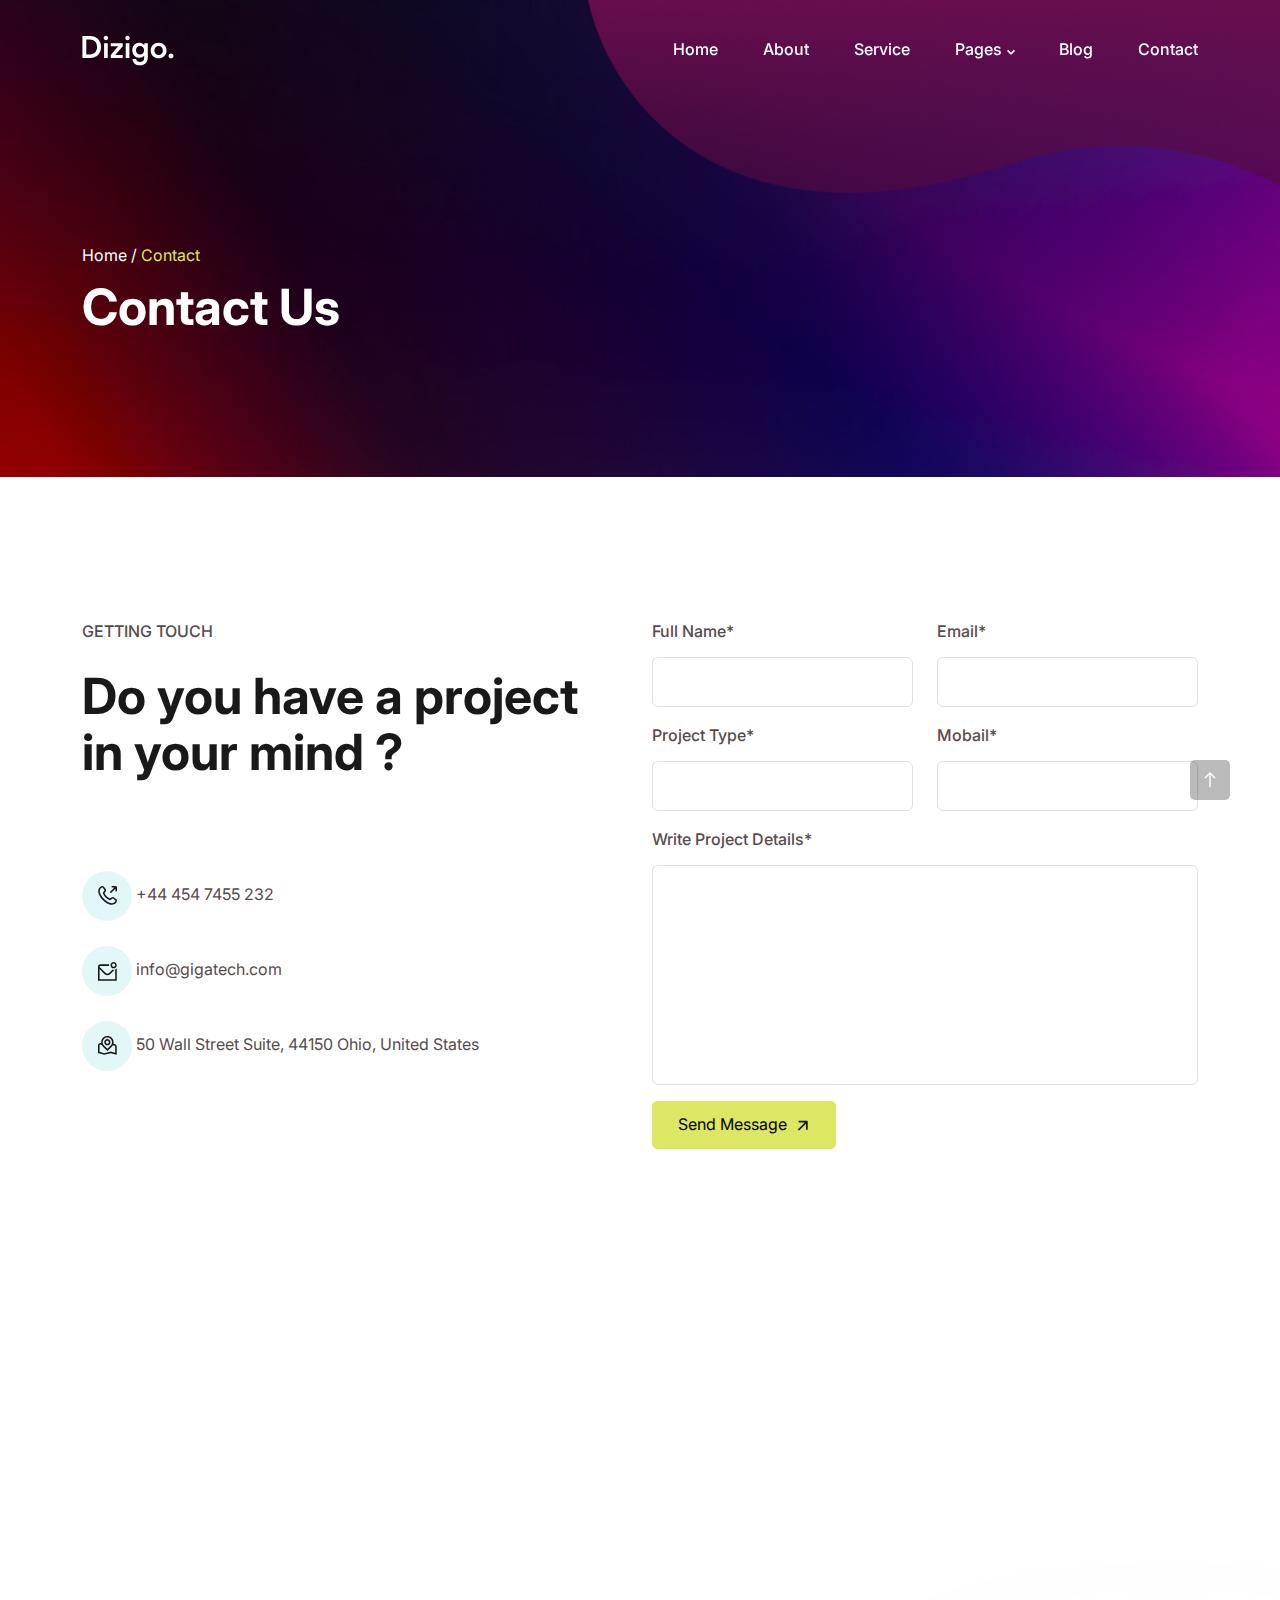
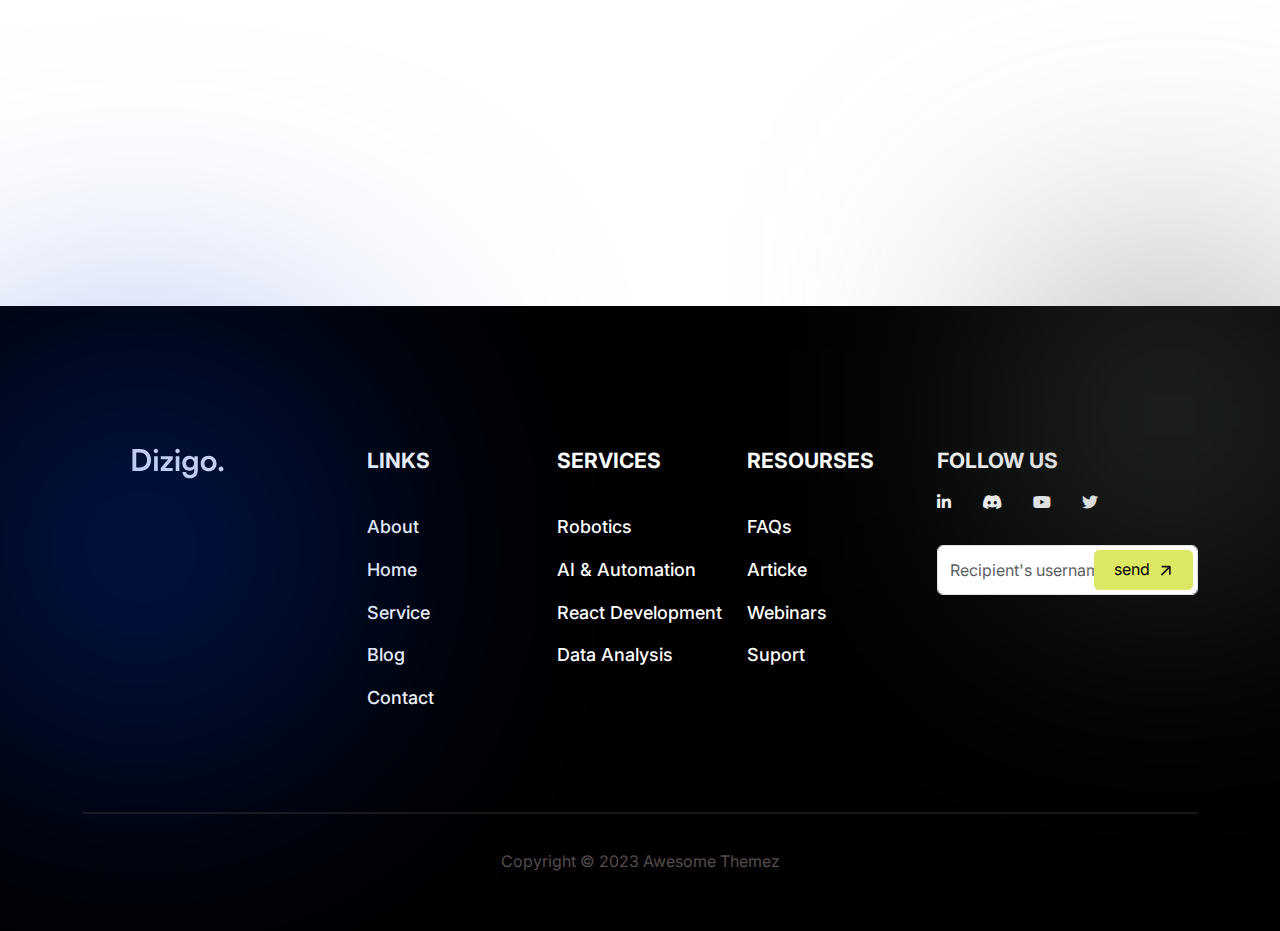
<file: contact.html>
<!DOCTYPE html>
<html lang="en">

<head>
    <meta charset="UTF-8">
    <meta name="viewport" content="width=device-width, initial-scale=1.0">
    <link rel="stylesheet" href="./assets/css/bootstrap.min.css">
    <link rel="stylesheet" href="./assets/css/fontawesome.min.css">
    <link rel="stylesheet" href="./assets/css/animate.css">
    <link rel="stylesheet" href="./assets/css/style.css">
    <link rel="icon" href="./assets/img/Dizigo..svg">
    <title>Contact</title>
</head>

<body>
    <!-- start header -->
    <div class="fz_bg_filled" data-src="./assets/img/gradient.png">
        <header class="fz_site_header fz_style_1 fz_sticky_header">
            <div class="fz_main_header">
                <div class="container">
                    <div class="fz_main_header_in">
                        <div class="fz_main_header_left">
                            <a class="fz_site_branding" href="index.html">
                                <img src="./assets/img/Dizigo..svg" alt="logo">
    
                            </a>
                        </div>
                        <div class="fz_main_header_right">
                            <nav class="fz_nav ">
                                <ul class="fz_nav_list fz_mp_0">
                                    <li><a href="index.html">Home</a></li>
                                    <li><a href="aboutUs.html">About</a></li>
                                    <li><a href="service.html">Service</a></li>
                                    <li class="menu_item_has_children">
                                        <a href="#pages">Pages</a>
                                        <ul>
                                            <li><a href="portfolio.html">Portfolio</a></li>
                                            <li><a href="team.html">Team</a></li>
                                        </ul>
                                       
                                    </li>
                                    <li><a href="blog.html">Blog</a></li>
                                    <li><a href="contact.html">Contact</a></li>
                                </ul>
                            </nav>
                        </div>
                    </div>
                </div>
            </div>
    
        </header>
        <div class="fz_height_143 fz_height_lg_100"></div>
        <div class="fz_height_100 fz_height_lg_50"></div>
        <div>

            <div class="container">
                <p class="fz_mb_11 text-white">Home / <span class="fz_text_accent">Contact</span></p>
                <h2 class="text-white fz_mp_0 fz_fs_50">Contact Us</h2>
            </div>
            <div class="fz_height_141 fz_height_lg_100"></div>
        </div>
    </div>
    <!-- end header -->



    <section>
        <div class="fz_height_142 fz_height_lg_100"></div>
        <div class="container">
            <div class=" row">
                <div class="col-lg-6 fz_contact_left">
                    <p class="fz_medium fz_mb_24 text-uppercase">getting touch</p>
                    <h2 class="fz_fs_50">Do you have a project in your mind ?</h2>

                    <div class="fz_height_70 fz_height_lg_40"></div>
                    <div class="fz_mb_25">
                        <span class="fz_contact_icon ">
                            <svg xmlns="http://www.w3.org/2000/svg" width="50" height="50" viewBox="0 0 50 50"
                                fill="none">
                                <path
                                    d="M35 16.5659V19.6961C35 19.9036 34.9176 20.1027 34.7708 20.2494C34.6241 20.3962 34.425 20.4787 34.2175 20.4787C34.0099 20.4787 33.8109 20.3962 33.6642 20.2494C33.5174 20.1027 33.435 19.9036 33.435 19.6961V17.6904L29.2876 21.816C29.1396 21.9582 28.9417 22.0366 28.7365 22.0343C28.5313 22.0319 28.3352 21.9491 28.1905 21.8035C28.0458 21.658 27.9641 21.4615 27.9629 21.2562C27.9617 21.051 28.0412 20.8536 28.1842 20.7064L32.3472 16.5659H30.3049C30.0973 16.5659 29.8983 16.4834 29.7515 16.3367C29.6048 16.1899 29.5223 15.9908 29.5223 15.7833C29.5223 15.5758 29.6048 15.3767 29.7515 15.2299C29.8983 15.0832 30.0973 15.0007 30.3049 15.0007H33.435C33.85 15.0007 34.2481 15.1656 34.5416 15.4592C34.8351 15.7527 35 16.1508 35 16.5659ZM34.2918 28.1C34.7453 28.5548 35 29.1708 35 29.813C35 30.4553 34.7453 31.0713 34.2918 31.526L33.5782 32.3477C27.1685 38.4814 11.5736 22.8905 17.6147 16.4618L18.5138 15.6792C18.9693 15.2385 19.5799 14.9945 20.2137 15.0001C20.8475 15.0057 21.4537 15.2603 21.9014 15.709C21.9248 15.7332 23.3749 17.6176 23.3749 17.6176C23.805 18.0695 24.0445 18.6697 24.0436 19.2936C24.0427 19.9175 23.8016 20.5171 23.3702 20.9678L22.4632 22.1079C22.9647 23.3265 23.702 24.4339 24.6328 25.3666C25.5635 26.2993 26.6694 27.0389 27.8869 27.5428L29.0333 26.6311C29.4839 26.2 30.0833 25.9589 30.7069 25.958C31.3306 25.9571 31.9306 26.1965 32.3825 26.6264C32.3825 26.6264 34.2676 28.0765 34.2918 28.1ZM33.2159 29.2378C33.2159 29.2378 31.3433 27.7964 31.319 27.7729C31.1578 27.613 30.94 27.5233 30.713 27.5233C30.4859 27.5233 30.2681 27.613 30.1069 27.7729C30.0858 27.7932 28.5074 29.0516 28.5074 29.0516C28.4011 29.1363 28.2745 29.1918 28.1401 29.2126C28.0058 29.2335 27.8684 29.219 27.7413 29.1705C26.1631 28.5836 24.7297 27.664 23.5383 26.4742C22.3469 25.2843 21.4254 23.8521 20.8364 22.2746C20.7848 22.1464 20.7682 22.0068 20.7881 21.87C20.808 21.7332 20.8638 21.6042 20.9498 21.496C20.9498 21.496 22.2073 19.9176 22.2285 19.8964C22.3883 19.7352 22.478 19.5174 22.478 19.2903C22.478 19.0633 22.3883 18.8455 22.2285 18.6842C22.205 18.6608 20.7636 16.7873 20.7636 16.7873C20.6 16.6405 20.3866 16.5618 20.1669 16.5673C19.9472 16.5728 19.7379 16.6622 19.582 16.8171L18.6828 17.5996C14.2663 22.9069 27.7828 35.6752 32.4333 31.2803L33.147 30.4586C33.3152 30.3042 33.4166 30.0902 33.4294 29.8622C33.4423 29.6342 33.3657 29.4102 33.2159 29.2378Z"
                                    fill="#191919" />
                            </svg>
                        </span>
                        <span>+44 454 7455 232</span>
                    </div>
                    <div class="fz_mb_25">
                        <span class="fz_contact_icon ">
                            <svg xmlns="http://www.w3.org/2000/svg" width="50" height="50" viewBox="0 0 50 50"
                                fill="none">
                                <path
                                    d="M33.1875 23.5391C33.7734 23.3359 34.2969 23.0156 34.75 22.6094V34.75H16V20.6875C16 19.3984 17.0547 18.3438 18.3438 18.3438H27.0078C26.9688 18.6016 26.9375 18.8594 26.9375 19.125C26.9375 19.3906 26.9688 19.6484 27.0078 19.9062H18.3438C17.9141 19.9062 17.5625 20.2578 17.5625 20.6875V20.875L23.7188 27.0312C24.6328 27.9453 26.1172 27.9453 27.0312 27.0312L30.4141 23.6484C30.7969 23.75 31.2031 23.8125 31.625 23.8125C31.9453 23.8125 32.25 23.7812 32.5547 23.7188L28.1406 28.1328C27.3828 28.8906 26.375 29.2734 25.375 29.2734C24.375 29.2734 23.375 28.8906 22.6094 28.1328L17.5625 23.0859V33.1875H33.1875V23.5391ZM28.5 19.125C28.5 17.3984 29.8984 16 31.625 16C33.3516 16 34.75 17.3984 34.75 19.125C34.75 20.8516 33.3516 22.25 31.625 22.25C29.8984 22.25 28.5 20.8516 28.5 19.125ZM30.0625 19.125C30.0625 19.9844 30.7656 20.6875 31.625 20.6875C32.4844 20.6875 33.1875 19.9844 33.1875 19.125C33.1875 18.2656 32.4844 17.5625 31.625 17.5625C30.7656 17.5625 30.0625 18.2656 30.0625 19.125Z"
                                    fill="#191919" />
                            </svg>
                        </span>
                        <span>info@gigatech.com</span>
                    </div>
                    <div>
                        <span class="fz_contact_icon">
                            <svg xmlns="http://www.w3.org/2000/svg" width="50" height="50" viewBox="0 0 50 50"
                                fill="none">
                                <path
                                    d="M25.375 24.3703C25.9931 24.3703 26.5973 24.187 27.1112 23.8437C27.6251 23.5003 28.0256 23.0122 28.2621 22.4412C28.4986 21.8702 28.5605 21.2418 28.44 20.6357C28.3194 20.0295 28.0217 19.4726 27.5847 19.0356C27.1477 18.5986 26.5908 18.3009 25.9847 18.1804C25.3785 18.0598 24.7501 18.1217 24.1791 18.3582C23.6081 18.5947 23.12 18.9953 22.7767 19.5092C22.4333 20.0231 22.25 20.6272 22.25 21.2453C22.25 22.0741 22.5792 22.869 23.1653 23.455C23.7513 24.0411 24.5462 24.3703 25.375 24.3703ZM25.375 19.6828C25.684 19.6828 25.9861 19.7745 26.2431 19.9461C26.5 20.1178 26.7003 20.3619 26.8186 20.6474C26.9368 20.9329 26.9678 21.247 26.9075 21.5501C26.8472 21.8532 26.6984 22.1316 26.4799 22.3502C26.2613 22.5687 25.9829 22.7175 25.6798 22.7778C25.3767 22.8381 25.0626 22.8071 24.7771 22.6889C24.4915 22.5706 24.2475 22.3703 24.0758 22.1134C23.9041 21.8564 23.8125 21.5543 23.8125 21.2453C23.8125 20.8309 23.9771 20.4335 24.2701 20.1405C24.5632 19.8474 24.9606 19.6828 25.375 19.6828ZM28.5 32.2062L34.75 33.7281V25.5289C34.7498 25.0257 34.5877 24.5359 34.2876 24.1319C33.9875 23.728 33.5653 23.4314 33.0836 23.2859L31.443 22.7391C31.5629 22.2518 31.624 21.7518 31.625 21.25C31.625 19.5924 30.9665 18.0027 29.7944 16.8306C28.6223 15.6585 27.0326 15 25.375 15C23.7174 15 22.1277 15.6585 20.9556 16.8306C19.7835 18.0027 19.125 19.5924 19.125 21.25C19.1273 21.5671 19.1534 21.8837 19.2031 22.1969C18.8483 22.0554 18.4643 22.0031 18.0846 22.0444C17.7049 22.0857 17.3411 22.2195 17.025 22.4339C16.709 22.6484 16.4503 22.937 16.2716 23.2746C16.0929 23.6122 15.9997 23.9884 16 24.3703V31.9891L22.2367 33.7711L28.5 32.2062ZM22.0602 17.9359C22.9408 17.0678 24.1289 16.5828 25.3655 16.5866C26.6021 16.5905 27.7871 17.0828 28.6624 17.9564C29.5376 18.83 30.0322 20.0141 30.0384 21.2507C30.0446 22.4873 29.5618 23.6763 28.6953 24.5586L25.375 27.8078L22.0602 24.5648C21.1811 23.6858 20.6873 22.4935 20.6873 21.2504C20.6873 20.0072 21.1811 18.815 22.0602 17.9359ZM17.5625 24.3703C17.5615 24.2415 17.5929 24.1144 17.6538 24.0009C17.7147 23.8873 17.8031 23.7908 17.9109 23.7203C18.0238 23.6463 18.1537 23.6025 18.2884 23.5932C18.423 23.5839 18.5578 23.6094 18.6797 23.6672L19.8 24.0719C20.0997 24.6654 20.4919 25.2076 20.9617 25.6781L25.375 29.9953L29.7945 25.6727C30.2291 25.2387 30.5976 24.7433 30.8883 24.2023L32.6203 24.7812C32.7834 24.8279 32.927 24.9264 33.0291 25.0619C33.1313 25.1973 33.1866 25.3624 33.1867 25.532V31.7422L28.5 30.5969L22.2656 32.1594L17.5625 30.8125V24.3703Z"
                                    fill="#191919" />
                            </svg>
                        </span>
                        <span>50 Wall Street Suite, 44150 Ohio, United States</span>
                    </div>
                    <div class="fz_height_lg_70"></div>
                </div>
                <div class="col-lg-6 fz_contact_right">
                    <div class="row">
                        <div class="col-md-6">
                            <div class="mb-3">
                                <label for="exampleFormControlInput1" class="form-label fz_mb_12 fz_medium">Full Name*</label>
                                <input type="text" class="form-control" id="exampleFormControlInput1">
                            </div>
                        
                        </div>
                        <div class="col-md-6">
                            <div class="mb-3">
                                <label for="exampleFormControlInput1" class="form-label fz_mb_12 fz_medium">Email*</label>
                                <input type="email" class="form-control" id="exampleFormControlInput1">
                            </div>
                        </div>
                        <div class="col-md-6">
                            <div class="mb-3">
                                <label for="exampleFormControlInput1" class="form-label fz_mb_12 fz_medium">Project Type*</label>
                                <input type="text" class="form-control" id="exampleFormControlInput1">
                            </div>
                        </div>
                        <div class="col-md-6">
                            <div class="mb-3">
                                <label for="exampleFormControlInput1" class="form-label fz_mb_12 fz_medium">Mobail*</label>
                                <input type="email" class="form-control" id="exampleFormControlInput1">
                            </div>
                        </div>
                        <div class="col-12">
                            <div class="mb-3">
                                <label for="exampleFormControlInput1" class="form-label fz_mb_12 fz_medium">Write Project Details*</label>
                                <input type="email" class="form-control fz_details_input" id="exampleFormControlInput1">
                            </div>
                            <a class="fz_btn fz_style_arrow" href="#">Send Message
                                <span class="arrow">
                                    <i> <svg xmlns="http://www.w3.org/2000/svg" width="11" height="11" viewBox="0 0 11 11"
                                            fill="none">
                                            <path
                                                d="M10.3353 1.75733C10.3353 1.28789 9.95472 0.907334 9.48528 0.907333L1.83528 0.907333C1.36584 0.907334 0.985281 1.28789 0.98528 1.75733C0.985281 2.22678 1.36584 2.60733 1.83528 2.60733H8.63528V9.40733C8.63528 9.87678 9.01584 10.2573 9.48528 10.2573C9.95472 10.2573 10.3353 9.87678 10.3353 9.40733L10.3353 1.75733ZM1.60104 10.8437L10.0863 2.35837L8.88424 1.15629L0.398959 9.64157L1.60104 10.8437Z"
                                                fill="#191919" />
                                        </svg>
                                    </i>
                                    <i> <svg xmlns="http://www.w3.org/2000/svg" width="11" height="11" viewBox="0 0 11 11"
                                            fill="none">
                                            <path
                                                d="M10.3353 1.75733C10.3353 1.28789 9.95472 0.907334 9.48528 0.907333L1.83528 0.907333C1.36584 0.907334 0.985281 1.28789 0.98528 1.75733C0.985281 2.22678 1.36584 2.60733 1.83528 2.60733H8.63528V9.40733C8.63528 9.87678 9.01584 10.2573 9.48528 10.2573C9.95472 10.2573 10.3353 9.87678 10.3353 9.40733L10.3353 1.75733ZM1.60104 10.8437L10.0863 2.35837L8.88424 1.15629L0.398959 9.64157L1.60104 10.8437Z"
                                                fill="#191919" />
                                        </svg>
                                    </i>
                                </span>
                            </a>
                        </div>
                        

                    </div>
                </div>
            </div>
        </div>
        <div class="fz_height_150 fz_height_lg_100"></div>
    </section>


    <div class="fz_map">
        <iframe src="https://www.google.com/maps/embed?pb=!1m18!1m12!1m3!1d24193.73792336384!2d-74.02211324063798!3d40.713233949354425!2m3!1f0!2f0!3f0!3m2!1i1024!2i768!4f13.1!3m3!1m2!1s0x89c24fa5d33f083b%3A0xc80b8f06e177fe62!2sNew%20York%2C%20NY%2C%20USA!5e0!3m2!1sen!2sbd!4v1719978974698!5m2!1sen!2sbd" width="600" height="450" style="border:0;" allowfullscreen="" loading="lazy" referrerpolicy="no-referrer-when-downgrade"></iframe>
    </div>
    <!-- start footer -->
   <footer class="position-relative">
        <div class="fz_elipse1 position-absolute">
        </div>
        <div class="fz_elipse2 position-absolute">
        </div>

        <div class="fz_height_142 fz_height_lg_100"></div>
        <div class="container">
            <div class="fz_footer_in row ">
                <div class="fz_footer_logo col-lg-3 col-12 d-flex  justify-content-center ">
                    <a href="#">
                        <img src="./assets/img/Dizigo..svg" alt="">
                    </a>
                </div>
                <div class="col-lg-2 col-4 ">
                    <div>
                        <h5 class="text-white fz_mb_40 ">LINKS</h5>
                        <ul class="text-white list-none fz_mp_0">
                            <li><a href="#">About </a></li>
                            <li><a Home href="#">Home </a></li>
                            <li><a Service href="#">Service </a></li>
                            <li><a Blog href="#">Blog </a></li>
                            <li><a Contact href="#">Contact </a></li>
                        </ul>
                    </div>

                </div>
                <div class="col-lg-2 col-4">
                    <div>
                        <h5 class="text-white fz_mb_40 text-uppercase">services</h5>
                        <ul class="text-white list-none fz_mp_0">
                            <li><a href="#">Robotics </a></li>
                            <li><a AI href="#">AI & Automation </a></li>
                            <li><a React href="#">React Development </a></li>
                            <li><a Data href="#">Data Analysis </a></li>
                        </ul>
                    </div>
                </div>
                <div class="col-lg-2 col-4 ">
                    <div>
                        <h5 class="text-white fz_mb_40 text-uppercase">Resourses</h5>
                        <ul class="text-white list-none fz_mp_0">
                            <li><a href="#">FAQs </a></li>
                            <li><a Articke href="#">Articke </a></li>
                            <li><a Webinars href="#">Webinars </a></li>
                            <li><a Suport href="#">Suport </a></li>
                        </ul>
                    </div>
                </div>
                <div class="col-lg-3 col-md-12  ">
                    <h5 class="text-uppercase text-white ">follow us</h5>
                    <div class="fz_footer_social d-flex fz_mb_35">
                        <i class="fa-brands fa-linkedin-in text-white"></i>
                        <i class="fa-brands fa-discord text-white"></i>
                        <i class="fa-brands fa-youtube text-white"></i>
                        <i class="fa-brands fa-twitter text-white"></i>
                    </div>
                    <div class=" mb-3 position-relative">
                        <input type="text" class=" form-control" placeholder="Recipient's username"
                            aria-label="Recipient's username" aria-describedby="button-addon2">
                        <a class="fz_btn fz_style_arrow fz_footer_btn position-absolute" href="#">send
                            <span class="arrow">
                                <i> <svg xmlns="http://www.w3.org/2000/svg" width="11" height="11" viewBox="0 0 11 11"
                                        fill="none">
                                        <path
                                            d="M10.3353 1.75733C10.3353 1.28789 9.95472 0.907334 9.48528 0.907333L1.83528 0.907333C1.36584 0.907334 0.985281 1.28789 0.98528 1.75733C0.985281 2.22678 1.36584 2.60733 1.83528 2.60733H8.63528V9.40733C8.63528 9.87678 9.01584 10.2573 9.48528 10.2573C9.95472 10.2573 10.3353 9.87678 10.3353 9.40733L10.3353 1.75733ZM1.60104 10.8437L10.0863 2.35837L8.88424 1.15629L0.398959 9.64157L1.60104 10.8437Z"
                                            fill="#191919" />
                                    </svg>
                                </i>
                                <i> <svg xmlns="http://www.w3.org/2000/svg" width="11" height="11" viewBox="0 0 11 11"
                                        fill="none">
                                        <path
                                            d="M10.3353 1.75733C10.3353 1.28789 9.95472 0.907334 9.48528 0.907333L1.83528 0.907333C1.36584 0.907334 0.985281 1.28789 0.98528 1.75733C0.985281 2.22678 1.36584 2.60733 1.83528 2.60733H8.63528V9.40733C8.63528 9.87678 9.01584 10.2573 9.48528 10.2573C9.95472 10.2573 10.3353 9.87678 10.3353 9.40733L10.3353 1.75733ZM1.60104 10.8437L10.0863 2.35837L8.88424 1.15629L0.398959 9.64157L1.60104 10.8437Z"
                                            fill="#191919" />
                                    </svg>
                                </i>
                            </span>
                        </a>
                    </div>
                </div>
            </div>
            <div class="fz_height_84 fz_height_lg_30"></div>
            <div class="fz_border fz_mb_35 position-relative">
                <span class="fz_up_btn">
                    <svg xmlns="http://www.w3.org/2000/svg" width="40" height="40" viewBox="0 0 40 40" fill="none">
                        <rect width="40" height="40" rx="5" fill="#191919" />
                        <path
                            d="M20.5303 12.4697C20.2374 12.1768 19.7626 12.1768 19.4697 12.4697L14.6967 17.2426C14.4038 17.5355 14.4038 18.0104 14.6967 18.3033C14.9896 18.5962 15.4645 18.5962 15.7574 18.3033L20 14.0607L24.2426 18.3033C24.5355 18.5962 25.0104 18.5962 25.3033 18.3033C25.5962 18.0104 25.5962 17.5355 25.3033 17.2426L20.5303 12.4697ZM20.75 27L20.75 13L19.25 13L19.25 27L20.75 27Z"
                            fill="#E2F8F8" />
                    </svg>
                </span>
            </div>
            <div class="fz_copiright ">
                <p class=" text-center">Copyright © 2023 Awesome Themez</p>
                <div class="fz_height_40 fz_height_lg_20"></div>
            </div>

        </div>
    </footer>
    <!-- end footer -->

    <script src="./assets/js/bootstrap.min.js"></script>
    <script src="./assets/js/jquery-3.7.1.min.js"></script>
    <script src="./assets/js/wow.min.js"></script>
    <script src="./assets/js/main.js"></script>
</body>

</html>
</file>
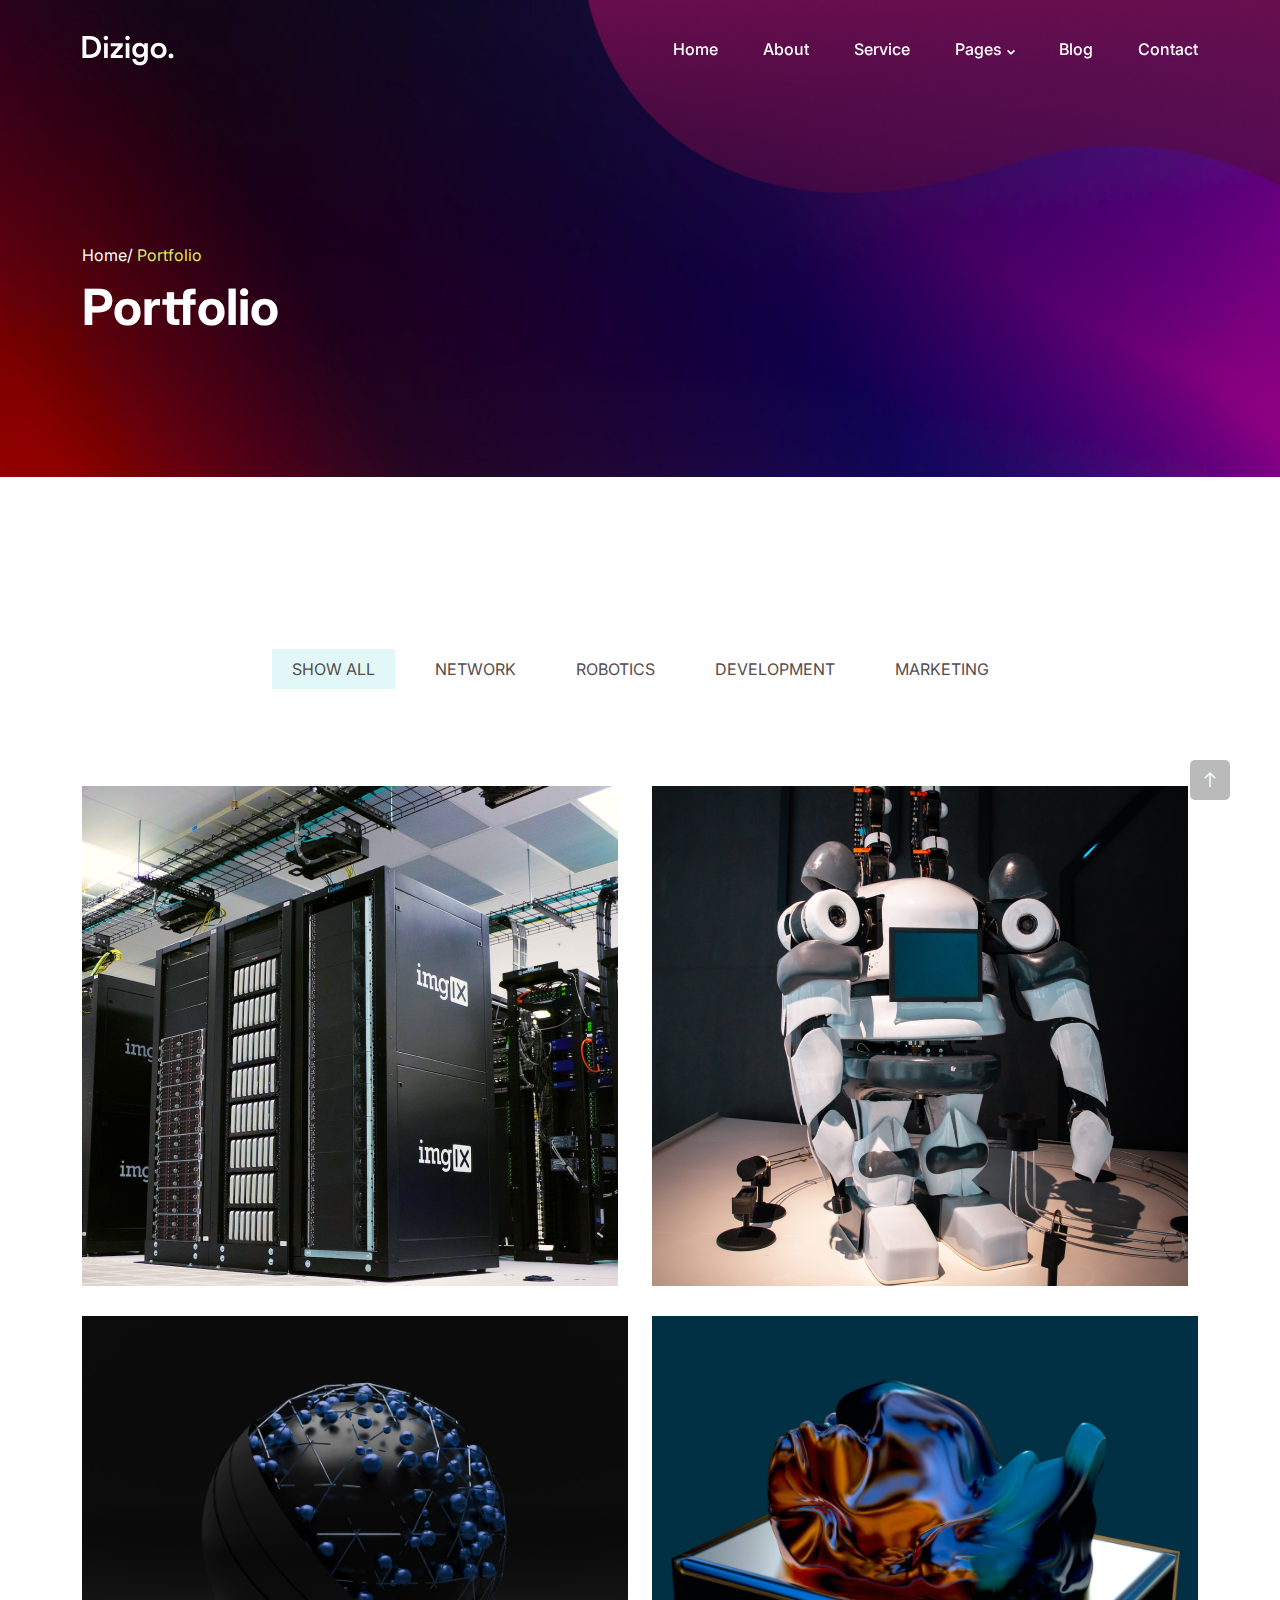
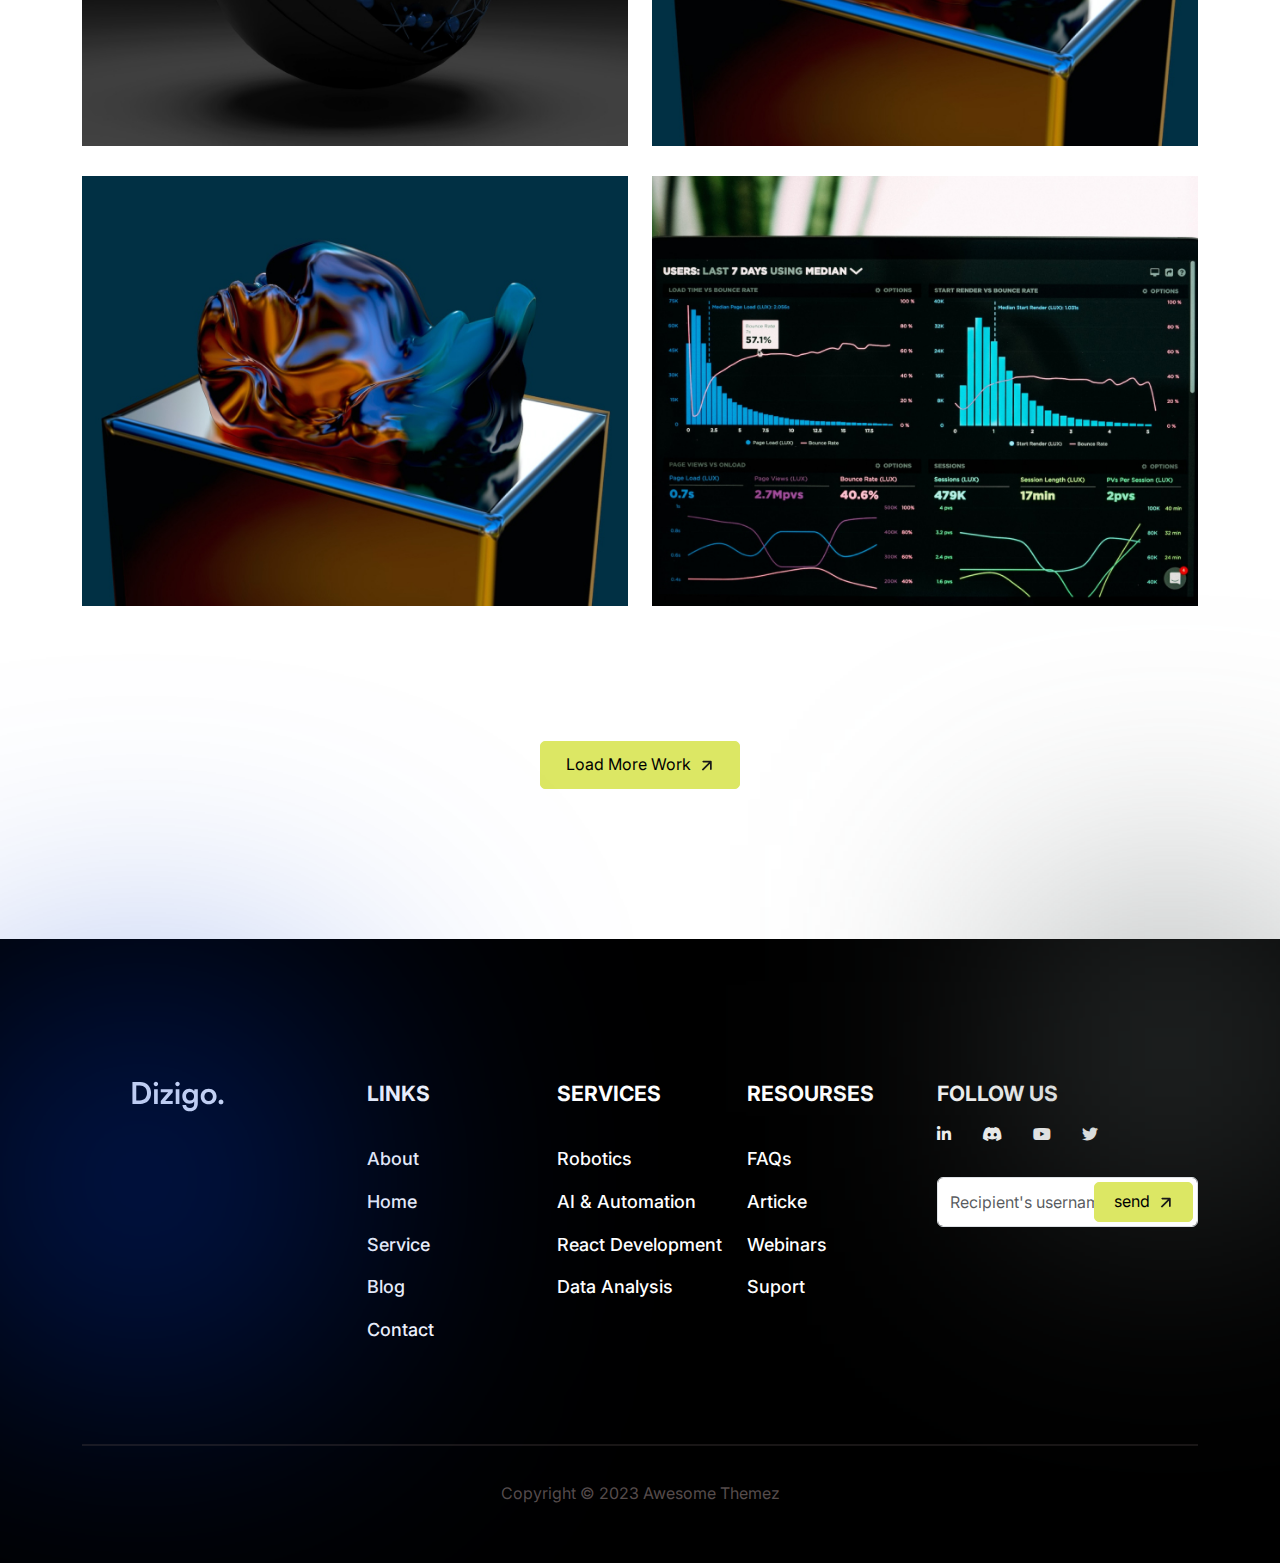
<file: portfolio.html>
<!DOCTYPE html>
<html lang="en">
<head>
    <meta charset="UTF-8">
    <meta name="viewport" content="width=device-width, initial-scale=1.0">
    <link rel="stylesheet" href="./assets/css/bootstrap.min.css">
    <link rel="stylesheet" href="./assets/css/fontawesome.min.css">
    <link rel="stylesheet" href="./assets/css/animate.css">
    <link rel="stylesheet" href="./assets/css/style.css">
    <link rel="icon" href="./assets/img/Dizigo..svg">
    <title>Portfolio</title>
</head>
<body>
       <!-- start header -->
  <div class="fz_bg_filled" data-src="./assets/img/gradient.png">
    <header class="fz_site_header fz_style_1 fz_sticky_header">
        <div class="fz_main_header">
            <div class="container">
                <div class="fz_main_header_in">
                    <div class="fz_main_header_left">
                        <a class="fz_site_branding" href="index.html">
                            <img src="./assets/img/Dizigo..svg" alt="logo">

                        </a>
                    </div>
                    <div class="fz_main_header_right">
                        <nav class="fz_nav ">
                            <ul class="fz_nav_list fz_mp_0">
                                <li><a href="index.html">Home</a></li>
                                <li><a href="aboutUs.html">About</a></li>
                                <li><a href="service.html">Service</a></li>
                                <li class="menu_item_has_children">
                                    <a href="#pages">Pages</a>
                                    <ul>
                                        <li><a href="portfolio.html">Portfolio</a></li>
                                        <li><a href="team.html">Team</a></li>
                                    </ul>
                                   
                                </li>
                                <li><a href="blog.html">Blog</a></li>
                                <li><a href="contact.html">Contact</a></li>
                            </ul>
                        </nav>
                    </div>
                </div>
            </div>
        </div>

    </header>
    <div class="fz_height_143 fz_height_lg_100"></div>
    <div class="fz_height_100 fz_height_lg_50"></div>
    <div>
       
        <div class="container">
            <p class="fz_mb_11 text-white">Home/ <span class="fz_text_accent">Portfolio</span></p>
            <h2 class="text-white fz_mp_0 fz_fs_50">Portfolio</h2>
        </div>
        <div class="fz_height_141 fz_height_lg_100"></div>
    </div>
  </div>
    <!-- end header -->
    
     <!-- start case stady -->
     <section class="fz_case_study">
        <div class="fz_height_160 fz_height_lg_100"></div>
        <div class="container">
            <div class="fz_case_study_heading  d-flex align-items-center justify-content-center">
              <div class="item_menu">
                <div class="fz_pr_20">
                    <a class="text-uppercase item_name" data-filter="*"> show all</a>
                   </div>
                   <div class="fz_pr_20"> 
                    <a class="text-uppercase item_name" data-filter=".network" > network</a>
                   </div>
                   <div class="fz_pr_20">
                    <a class="text-uppercase item_name"data-filter=".robotics" > robotics</a>
                   </div>
                   <div class="fz_pr_20">
                    <a class="text-uppercase item_name"data-filter=".development" > DEVELOPMENT</a>
                   </div>
                   <div>
                    <a class="text-uppercase item_name" data-filter=".marketing" > marketing</a>
                   </div>
              </div>
            </div>
            <div class="fz_height_83 fz_height_lg_60"></div>
            <div class="row fz_gap_y_50 item_details">

               <div class="col-lg-6 item robotics marketing">
                <a href="./assets/img/imgix-klWUhr-wPJ8-unsplash 1.png">
                    <div class="position-relative fz_case_study_img">
                        <img class="" src="./assets/img/imgix-klWUhr-wPJ8-unsplash 1.png" alt="case-study">
                        <div class="">
                            <a class="fz_case_study_btns position-absolute d-flex align-items-center justify-content-between"
                                href="#">
                                <div class="fz_pl_25">
                                    <p class="fz_mp_0">Data infrastructure</p>
                                    <h5 class="fz_mp_0 fz_noWrap">Networking measurement</h5>
                                </div>
                                <div>
                                    <svg xmlns="http://www.w3.org/2000/svg" width="60" height="60" viewBox="0 0 60 60"
                                        fill="none">
                                        <path
                                            d="M40.785 21.0389C40.8064 20.2107 40.1525 19.522 39.3243 19.5005L25.8288 19.1511C25.0007 19.1297 24.312 19.7836 24.2905 20.6118C24.2691 21.4399 24.923 22.1287 25.7512 22.1501L37.7472 22.4607L37.4366 34.4567C37.4152 35.2848 38.0691 35.9736 38.8973 35.995C39.7254 36.0164 40.4141 35.3625 40.4356 34.5343L40.785 21.0389ZM21.2826 40.1627L40.3184 22.0878L38.2526 19.9123L19.2169 37.9872L21.2826 40.1627Z"
                                            fill="#191919" />
                                    </svg>
                                </div>
                            </a>
                        </div>
                    </div>
                </a>
               </div>
               <div class="col-lg-6 item network">
                 <a href="./assets/img/maximalfocus-B2OV_nwcbxM-unsplash 1.png">
                    <div class="position-relative fz_case_study_img">
                        <img src="./assets/img/maximalfocus-B2OV_nwcbxM-unsplash 1.png" alt="case-study">
                        <div class="">
                            <a class="fz_case_study_btns position-absolute d-flex align-items-center justify-content-between"
                                href="#">
                                <div class="fz_pl_25">
                                    <p class="fz_mp_0">Data infrastructure</p>
                                    <h5 class="fz_mp_0 fz_noWrap">Networking measurement</h5>
                                </div>
                                <div>
                                    <svg xmlns="http://www.w3.org/2000/svg" width="60" height="60" viewBox="0 0 60 60"
                                        fill="none">
                                        <path
                                            d="M40.785 21.0389C40.8064 20.2107 40.1525 19.522 39.3243 19.5005L25.8288 19.1511C25.0007 19.1297 24.312 19.7836 24.2905 20.6118C24.2691 21.4399 24.923 22.1287 25.7512 22.1501L37.7472 22.4607L37.4366 34.4567C37.4152 35.2848 38.0691 35.9736 38.8973 35.995C39.7254 36.0164 40.4141 35.3625 40.4356 34.5343L40.785 21.0389ZM21.2826 40.1627L40.3184 22.0878L38.2526 19.9123L19.2169 37.9872L21.2826 40.1627Z"
                                            fill="#191919" />
                                    </svg>
                                </div>
                            </a>
                        </div>
                    </div>
                </a>
               </div>
               
                <div class="col-lg-6 item robotics">
                    <a href="./assets/img/shubham-dhage-fmCr42xCLtk-unsplash 1.png">
                   <div class="position-relative fz_case_study_img">
                    <img src="./assets/img/shubham-dhage-fmCr42xCLtk-unsplash 1portfolio.jpg" alt="case-study">
                    <div class="">
                        <a class="fz_case_study_btns position-absolute d-flex align-items-center justify-content-between"
                            href="#">
                            <div class="fz_pl_25">
                                <p class="fz_mp_0">Data infrastructure</p>
                                <h5 class="fz_mp_0 fz_noWrap">Networking measurement</h5>
                            </div>
                            <div>
                                <svg xmlns="http://www.w3.org/2000/svg" width="60" height="60" viewBox="0 0 60 60"
                                    fill="none">
                                    <path
                                        d="M40.785 21.0389C40.8064 20.2107 40.1525 19.522 39.3243 19.5005L25.8288 19.1511C25.0007 19.1297 24.312 19.7836 24.2905 20.6118C24.2691 21.4399 24.923 22.1287 25.7512 22.1501L37.7472 22.4607L37.4366 34.4567C37.4152 35.2848 38.0691 35.9736 38.8973 35.995C39.7254 36.0164 40.4141 35.3625 40.4356 34.5343L40.785 21.0389ZM21.2826 40.1627L40.3184 22.0878L38.2526 19.9123L19.2169 37.9872L21.2826 40.1627Z"
                                        fill="#191919" />
                                </svg>
                            </div>
                        </a>
                    </div>
                   </div>
                </a>  
                </div>
                <div class="col-lg-6 item network">
                    <a href="./assets/img/hi-estudio-3FZ_Qg8KvRE-unsplash 1.jpg">
                   <div class="position-relative fz_case_study_img">
                    <img src="./assets/img/hi-estudio-3FZ_Qg8KvRE-unsplash 1.jpg" alt="case-study">
                    <div class="">
                        <a class="fz_case_study_btns position-absolute d-flex align-items-center justify-content-between"
                            href="#">
                            <div class="fz_pl_25">
                                <p class="fz_mp_0">Data infrastructure</p>
                                <h5 class="fz_mp_0 fz_noWrap">Networking measurement</h5>
                            </div>
                            <div>
                                <svg xmlns="http://www.w3.org/2000/svg" width="60" height="60" viewBox="0 0 60 60"
                                    fill="none">
                                    <path
                                        d="M40.785 21.0389C40.8064 20.2107 40.1525 19.522 39.3243 19.5005L25.8288 19.1511C25.0007 19.1297 24.312 19.7836 24.2905 20.6118C24.2691 21.4399 24.923 22.1287 25.7512 22.1501L37.7472 22.4607L37.4366 34.4567C37.4152 35.2848 38.0691 35.9736 38.8973 35.995C39.7254 36.0164 40.4141 35.3625 40.4356 34.5343L40.785 21.0389ZM21.2826 40.1627L40.3184 22.0878L38.2526 19.9123L19.2169 37.9872L21.2826 40.1627Z"
                                        fill="#191919" />
                                </svg>
                            </div>
                        </a>
                    </div>
                   </div>
                </a>  
                </div>
                <div class="col-lg-6 item robotics">
                    <a href="./assets/img/hi-estudio-3FZ_Qg8KvRE-unsplash 1.jpg">
                   <div class="position-relative fz_case_study_img">
                    <img src="./assets/img/hi-estudio-3FZ_Qg8KvRE-unsplash 1.jpg" alt="case-study">
                    <div class="">
                        <a class="fz_case_study_btns position-absolute d-flex align-items-center justify-content-between"
                            href="#">
                            <div class="fz_pl_25">
                                <p class="fz_mp_0">Data infrastructure</p>
                                <h5 class="fz_mp_0 fz_noWrap">Networking measurement</h5>
                            </div>
                            <div>
                                <svg xmlns="http://www.w3.org/2000/svg" width="60" height="60" viewBox="0 0 60 60"
                                    fill="none">
                                    <path
                                        d="M40.785 21.0389C40.8064 20.2107 40.1525 19.522 39.3243 19.5005L25.8288 19.1511C25.0007 19.1297 24.312 19.7836 24.2905 20.6118C24.2691 21.4399 24.923 22.1287 25.7512 22.1501L37.7472 22.4607L37.4366 34.4567C37.4152 35.2848 38.0691 35.9736 38.8973 35.995C39.7254 36.0164 40.4141 35.3625 40.4356 34.5343L40.785 21.0389ZM21.2826 40.1627L40.3184 22.0878L38.2526 19.9123L19.2169 37.9872L21.2826 40.1627Z"
                                        fill="#191919" />
                                </svg>
                            </div>
                        </a>
                    </div>
                   </div>
                </a>  
                </div>
                <div class="col-lg-6 item marketing development">
                    <a href="./assets/img/luke-chesser-JKUTrJ4vK00-unsplash 1.jpg">
                   <div class="position-relative fz_case_study_img">
                    <img src="./assets/img/luke-chesser-JKUTrJ4vK00-unsplash 1.jpg" alt="case-study">
                    <div class="">
                        <a class="fz_case_study_btns position-absolute d-flex align-items-center justify-content-between"
                            href="#">
                            <div class="fz_pl_25">
                                <p class="fz_mp_0">Data infrastructure</p>
                                <h5 class="fz_mp_0 fz_noWrap">Networking measurement</h5>
                            </div>
                            <div>
                                <svg xmlns="http://www.w3.org/2000/svg" width="60" height="60" viewBox="0 0 60 60"
                                    fill="none">
                                    <path
                                        d="M40.785 21.0389C40.8064 20.2107 40.1525 19.522 39.3243 19.5005L25.8288 19.1511C25.0007 19.1297 24.312 19.7836 24.2905 20.6118C24.2691 21.4399 24.923 22.1287 25.7512 22.1501L37.7472 22.4607L37.4366 34.4567C37.4152 35.2848 38.0691 35.9736 38.8973 35.995C39.7254 36.0164 40.4141 35.3625 40.4356 34.5343L40.785 21.0389ZM21.2826 40.1627L40.3184 22.0878L38.2526 19.9123L19.2169 37.9872L21.2826 40.1627Z"
                                        fill="#191919" />
                                </svg>
                            </div>
                        </a>
                    </div>
                   </div>
                </a>  
                </div>
              
            </div>
        </div>
        <div class="fz_height_105 fz_height_lg_60"> </div>
            <div class="text-center">
                <a class="fz_btn fz_style_arrow" href="#">Load More Work
                    <span class="arrow">
                        <i> <svg xmlns="http://www.w3.org/2000/svg" width="11" height="11" viewBox="0 0 11 11"
                                fill="none">
                                <path
                                    d="M10.3353 1.75733C10.3353 1.28789 9.95472 0.907334 9.48528 0.907333L1.83528 0.907333C1.36584 0.907334 0.985281 1.28789 0.98528 1.75733C0.985281 2.22678 1.36584 2.60733 1.83528 2.60733H8.63528V9.40733C8.63528 9.87678 9.01584 10.2573 9.48528 10.2573C9.95472 10.2573 10.3353 9.87678 10.3353 9.40733L10.3353 1.75733ZM1.60104 10.8437L10.0863 2.35837L8.88424 1.15629L0.398959 9.64157L1.60104 10.8437Z"
                                    fill="#191919" />
                            </svg>
                        </i>
                        <i> <svg xmlns="http://www.w3.org/2000/svg" width="11" height="11" viewBox="0 0 11 11"
                                fill="none">
                                <path
                                    d="M10.3353 1.75733C10.3353 1.28789 9.95472 0.907334 9.48528 0.907333L1.83528 0.907333C1.36584 0.907334 0.985281 1.28789 0.98528 1.75733C0.985281 2.22678 1.36584 2.60733 1.83528 2.60733H8.63528V9.40733C8.63528 9.87678 9.01584 10.2573 9.48528 10.2573C9.95472 10.2573 10.3353 9.87678 10.3353 9.40733L10.3353 1.75733ZM1.60104 10.8437L10.0863 2.35837L8.88424 1.15629L0.398959 9.64157L1.60104 10.8437Z"
                                    fill="#191919" />
                            </svg>
                        </i>
                    </span>
                </a>
            </div>

       
    </section>
    <div class="fz_height_150 fz_height_lg_100"></div>
    <!-- end case stady -->
  
     <!-- start footer -->
     <footer class="position-relative">
        <div class="fz_elipse1 position-absolute">
        </div>
        <div class="fz_elipse2 position-absolute">
        </div>

        <div class="fz_height_142 fz_height_lg_100"></div>
        <div class="container">
            <div class="fz_footer_in row ">
                <div class="fz_footer_logo col-lg-3 col-12 d-flex  justify-content-center ">
                    <a href="#">
                        <img src="./assets/img/Dizigo..svg" alt="">
                    </a>
                </div>
                <div class="col-lg-2 col-4 ">
                    <div>
                        <h5 class="text-white fz_mb_40">LINKS</h5>
                        <ul class="text-white list-none fz_mp_0">
                            <li><a href="#">About </a></li>
                            <li><a Home href="#">Home </a></li>
                            <li><a Service href="#">Service </a></li>
                            <li><a Blog href="#">Blog </a></li>
                            <li><a Contact href="#">Contact </a></li>
                        </ul>
                    </div>

                </div>
                <div class="col-lg-2 col-4">
                    <div>
                        <h5 class="text-white fz_mb_40 text-uppercase">services</h5>
                        <ul class="text-white list-none fz_mp_0">
                            <li><a href="#">Robotics </a></li>
                            <li><a AI href="#">AI & Automation </a></li>
                            <li><a React href="#">React Development </a></li>
                            <li><a Data href="#">Data Analysis </a></li>
                        </ul>
                    </div>
                </div>
                <div class="col-lg-2 col-4 ">
                    <div>
                        <h5 class="text-white fz_mb_40 text-uppercase">Resourses</h5>
                        <ul class="text-white list-none fz_mp_0">
                            <li><a href="#">FAQs </a></li>
                            <li><a Articke href="#">Articke </a></li>
                            <li><a Webinars href="#">Webinars </a></li>
                            <li><a Suport href="#">Suport </a></li>
                        </ul>
                    </div>
                </div>
                <div class="col-lg-3 col-md-12  ">
                    <h5 class="text-uppercase text-white ">follow us</h5>
                    <div class="fz_footer_social d-flex fz_mb_35">
                        <i class="fa-brands fa-linkedin-in text-white"></i>
                        <i class="fa-brands fa-discord text-white"></i>
                        <i class="fa-brands fa-youtube text-white"></i>
                        <i class="fa-brands fa-twitter text-white"></i>
                    </div>
                    <div class=" mb-3 position-relative">
                        <input type="text" class=" form-control" placeholder="Recipient's username"
                            aria-label="Recipient's username" aria-describedby="button-addon2">
                        <a class="fz_btn fz_style_arrow fz_footer_btn position-absolute" href="#">send
                            <span class="arrow">
                                <i> <svg xmlns="http://www.w3.org/2000/svg" width="11" height="11" viewBox="0 0 11 11"
                                        fill="none">
                                        <path
                                            d="M10.3353 1.75733C10.3353 1.28789 9.95472 0.907334 9.48528 0.907333L1.83528 0.907333C1.36584 0.907334 0.985281 1.28789 0.98528 1.75733C0.985281 2.22678 1.36584 2.60733 1.83528 2.60733H8.63528V9.40733C8.63528 9.87678 9.01584 10.2573 9.48528 10.2573C9.95472 10.2573 10.3353 9.87678 10.3353 9.40733L10.3353 1.75733ZM1.60104 10.8437L10.0863 2.35837L8.88424 1.15629L0.398959 9.64157L1.60104 10.8437Z"
                                            fill="#191919" />
                                    </svg>
                                </i>
                                <i> <svg xmlns="http://www.w3.org/2000/svg" width="11" height="11" viewBox="0 0 11 11"
                                        fill="none">
                                        <path
                                            d="M10.3353 1.75733C10.3353 1.28789 9.95472 0.907334 9.48528 0.907333L1.83528 0.907333C1.36584 0.907334 0.985281 1.28789 0.98528 1.75733C0.985281 2.22678 1.36584 2.60733 1.83528 2.60733H8.63528V9.40733C8.63528 9.87678 9.01584 10.2573 9.48528 10.2573C9.95472 10.2573 10.3353 9.87678 10.3353 9.40733L10.3353 1.75733ZM1.60104 10.8437L10.0863 2.35837L8.88424 1.15629L0.398959 9.64157L1.60104 10.8437Z"
                                            fill="#191919" />
                                    </svg>
                                </i>
                            </span>
                        </a>
                    </div>
                </div>
            </div>
            <div class="fz_height_84 fz_height_lg_30"></div>
            <div class="fz_border fz_mb_35 position-relative">
                <span class="fz_up_btn">
                    <svg xmlns="http://www.w3.org/2000/svg" width="40" height="40" viewBox="0 0 40 40" fill="none">
                        <rect width="40" height="40" rx="5" fill="#191919" />
                        <path
                            d="M20.5303 12.4697C20.2374 12.1768 19.7626 12.1768 19.4697 12.4697L14.6967 17.2426C14.4038 17.5355 14.4038 18.0104 14.6967 18.3033C14.9896 18.5962 15.4645 18.5962 15.7574 18.3033L20 14.0607L24.2426 18.3033C24.5355 18.5962 25.0104 18.5962 25.3033 18.3033C25.5962 18.0104 25.5962 17.5355 25.3033 17.2426L20.5303 12.4697ZM20.75 27L20.75 13L19.25 13L19.25 27L20.75 27Z"
                            fill="#E2F8F8" />
                    </svg>
                </span>
            </div>
            <div class="fz_copiright ">
                <p class=" text-center">Copyright © 2023 Awesome Themez</p>
                <div class="fz_height_40 fz_height_lg_20"></div>
            </div>

        </div>
    </footer>
    <!-- end footer -->

    <script src="./assets/js/bootstrap.min.js"></script>
    <script src="./assets/js/jquery-3.7.1.min.js"></script>
    <script src="./assets/js/wow.min.js"></script>
    <script src="./assets/js/main.js"></script>
    <script src="./assets/js/isotop.js"></script>

</body>
</html>
</file>
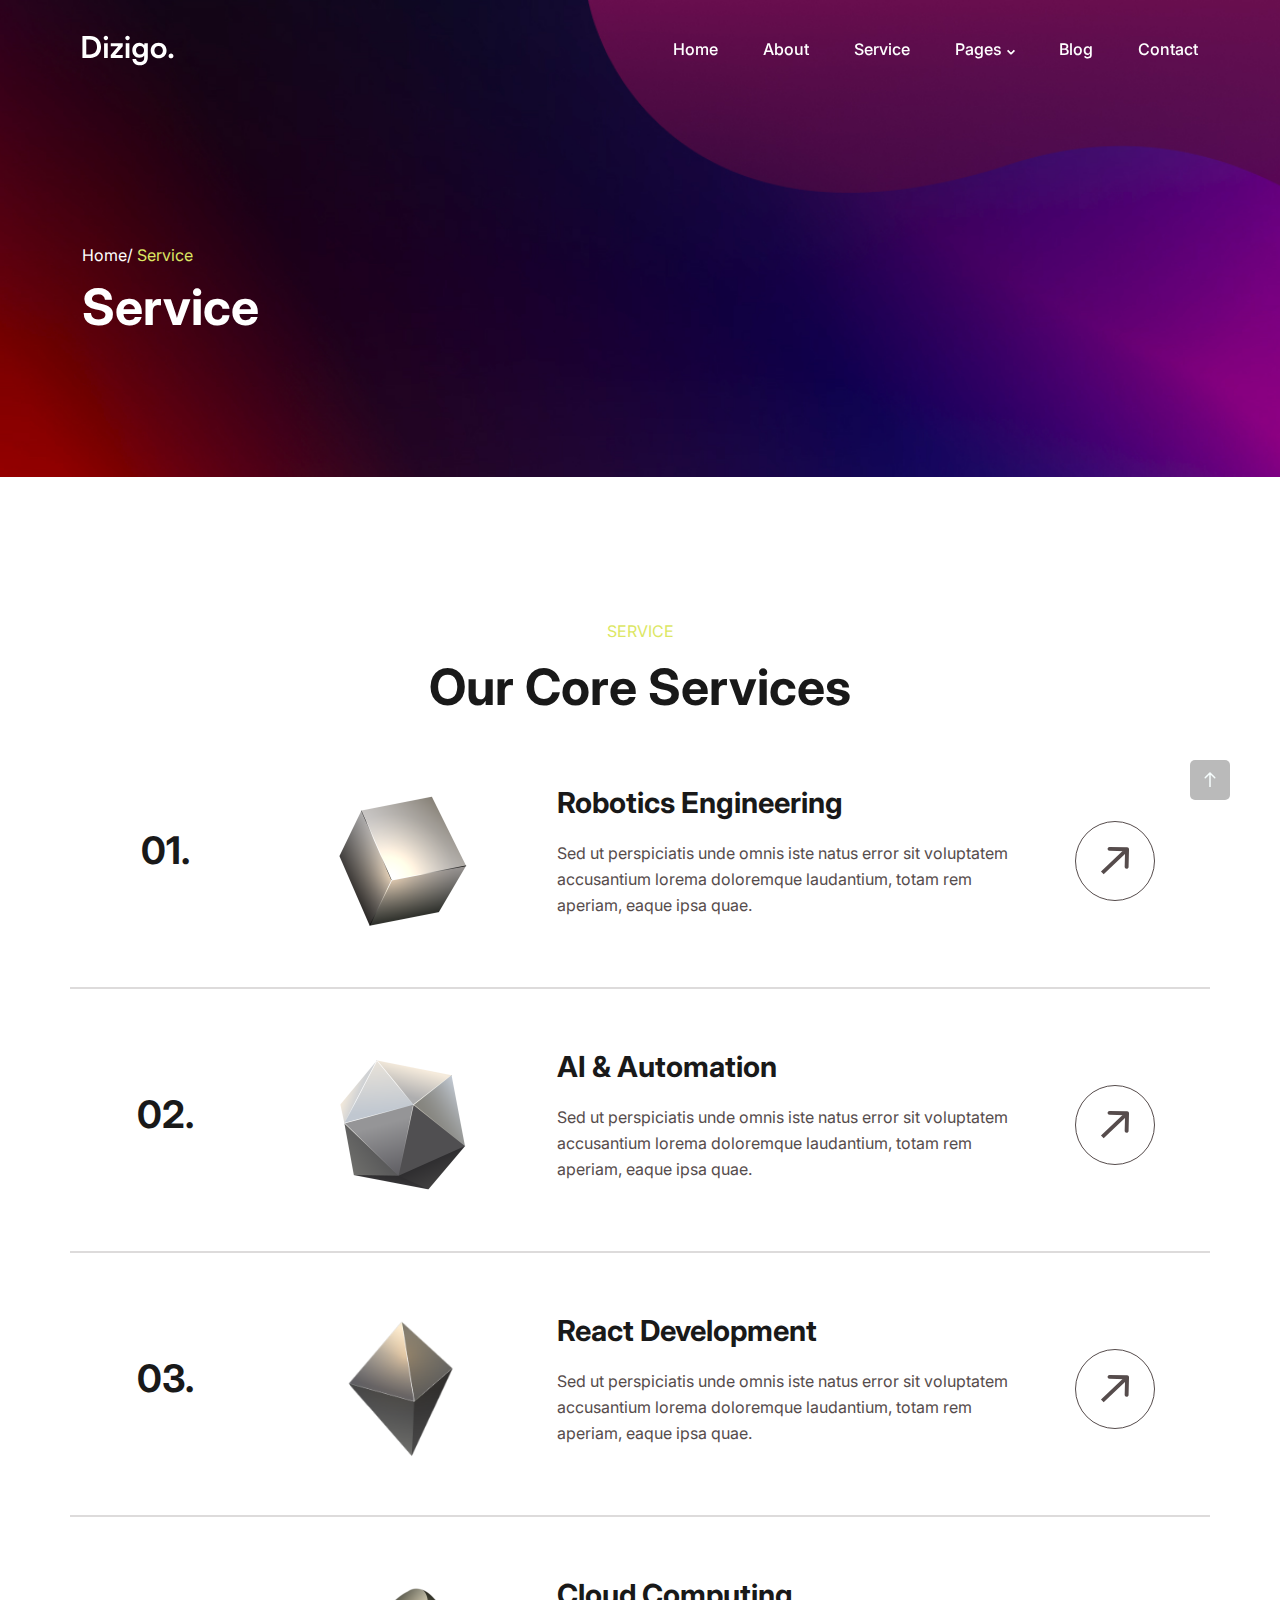
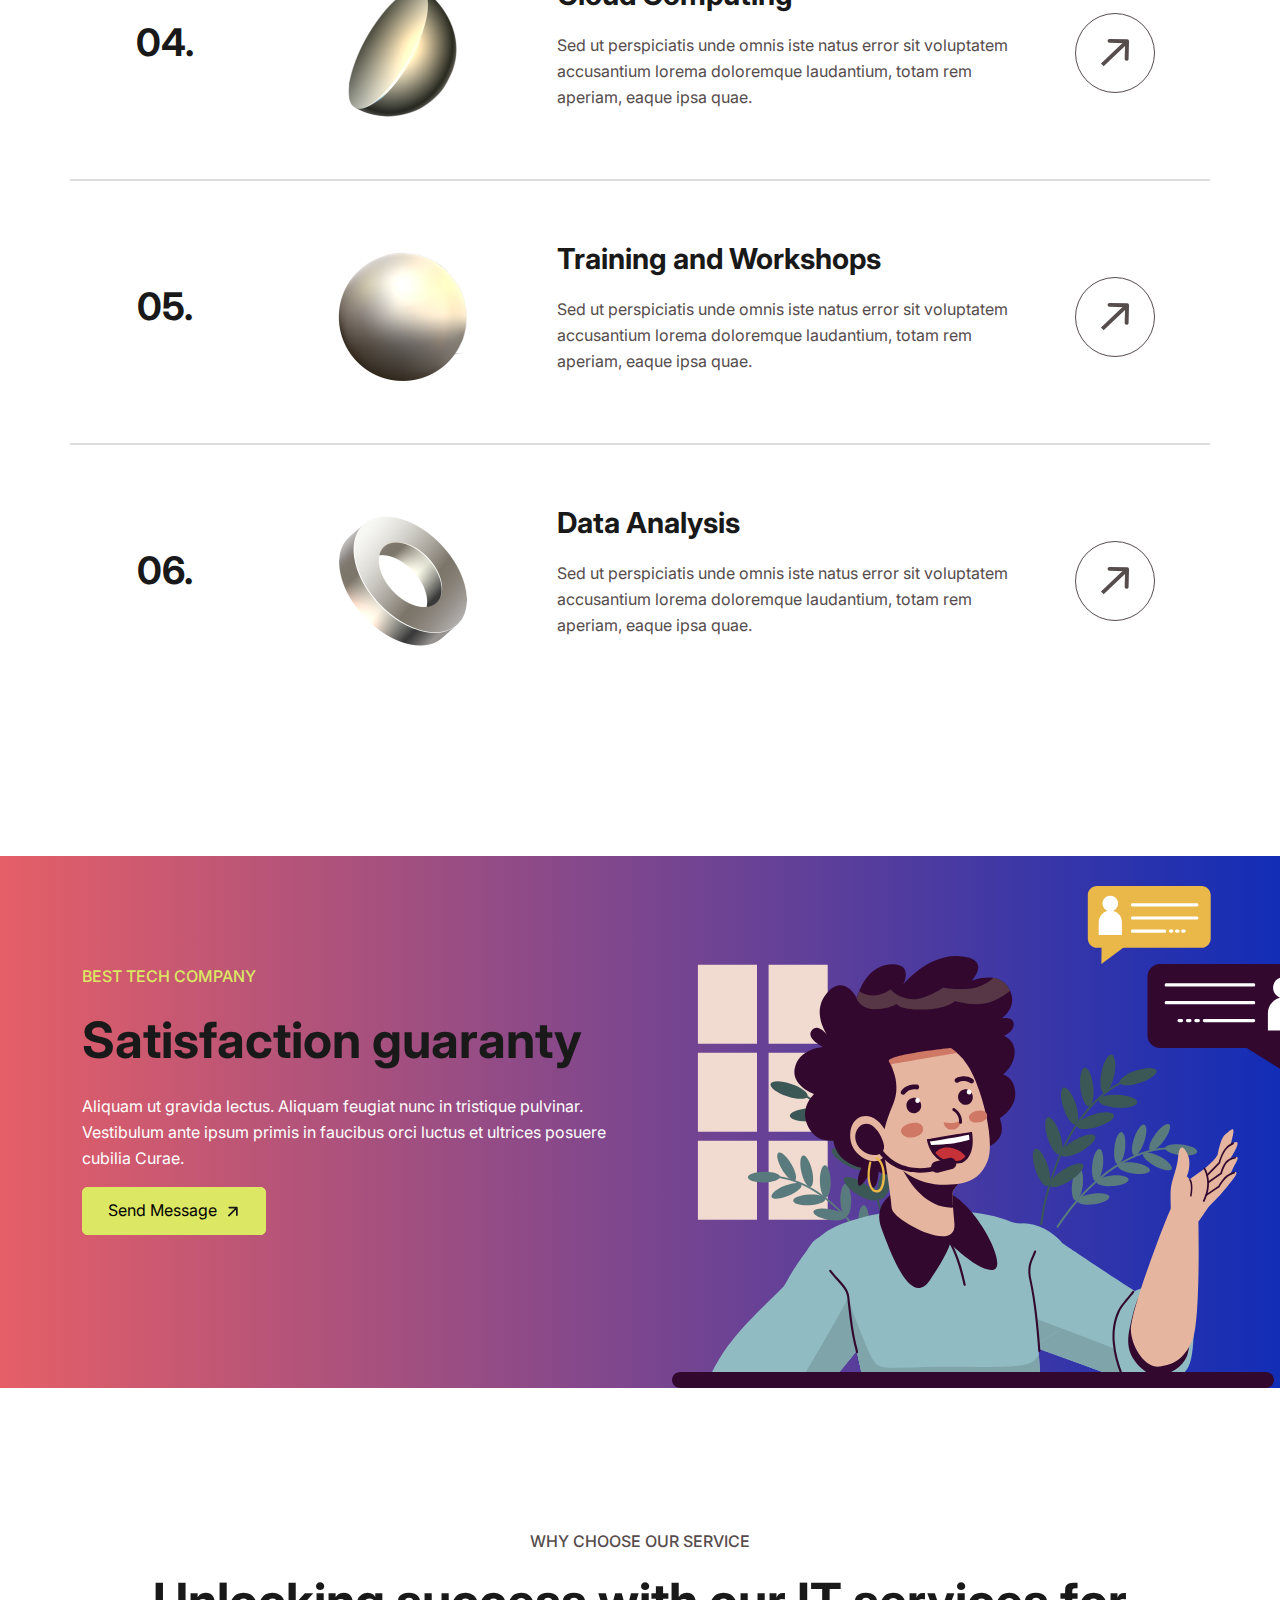
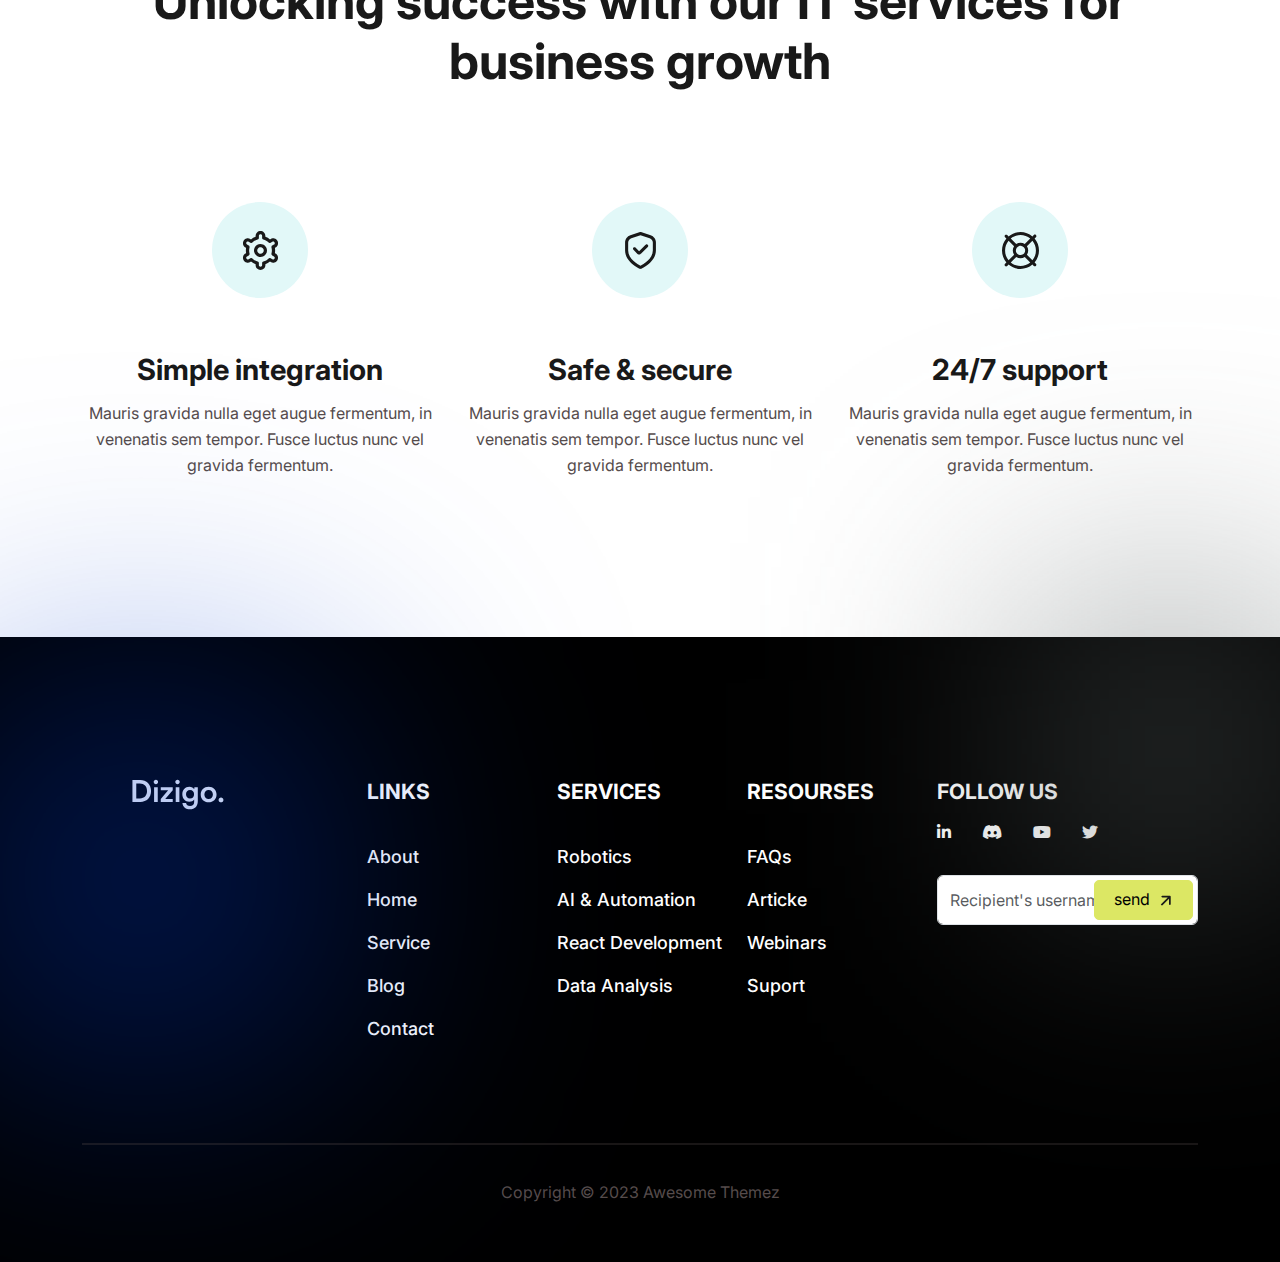
<file: service.html>
<!DOCTYPE html>
<html lang="en">

<head>
    <meta charset="UTF-8">
    <meta name="viewport" content="width=device-width, initial-scale=1.0">
    <link rel="stylesheet" href="./assets/css/bootstrap.min.css">
    <link rel="stylesheet" href="./assets/css/fontawesome.min.css">
    <link rel="stylesheet" href="./assets/css/animate.css">
    <link rel="stylesheet" href="./assets/css/style.css">
    <link rel="icon" href="./assets/img/Dizigo..svg">
    <title>service</title>
</head>

<body>
    <!-- start header -->
    <div class="fz_bg_filled" data-src="./assets/img/gradient.png">
        <header class="fz_site_header fz_style_1 fz_sticky_header">
            <div class="fz_main_header">
                <div class="container">
                    <div class="fz_main_header_in">
                        <div class="fz_main_header_left">
                            <a class="fz_site_branding" href="index.html">
                                <img src="./assets/img/Dizigo..svg" alt="logo">

                            </a>
                        </div>
                        <div class="fz_main_header_right">
                            <nav class="fz_nav ">
                                <ul class="fz_nav_list fz_mp_0">
                                    <li><a href="index.html">Home</a></li>
                                    <li><a href="aboutUs.html">About</a></li>
                                    <li><a href="service.html">Service</a></li>
                                    <li class="menu_item_has_children">
                                        <a href="#pages">Pages</a>
                                        <ul>
                                            <li><a href="portfolio.html">Portfolio</a></li>
                                            <li><a href="team.html">Team</a></li>
                                        </ul>
                                       
                                    </li>
                                    <li><a href="blog.html">Blog</a></li>
                                    <li><a href="contact.html">Contact</a></li>
                                </ul>
                            </nav>
                        </div>
                    </div>
                </div>
            </div>

        </header>
        <div class="fz_height_143 fz_height_lg_100"></div>
        <div class="fz_height_100 fz_height_lg_50"></div>
        <div>

            <div class="container">
                <p class="fz_mb_11 text-white">Home/ <span class="fz_text_accent">Service</span></p>
                <h2 class="text-white fz_mp_0 fz_fs_50">Service</h2>
            </div>
            <div class="fz_height_141 fz_height_lg_100"></div>
        </div>
    </div>
    <!-- end header -->
    <!-- start services -->
    <section class="fz_service  ">
        <div class="fz_height_142 fz_height_lg_100"> </div>
        <div class="container">
            <div class="fz_section_heading text-center fz_mb_70">
                <p class="fz_mb_15 fz_text_accent text-uppercase">Service</p>
                <h2 class="fz_fs_50">Our Core Services </h2>
            </div>
            <div class="fz_service_in">
                <div class="row  align-items-center fz_mb_61">
                    <div class="col-md-2 d-flex justify-content-center">
                        <h3 class="">01.</h3>
                    </div>
                    <div class="col-md-3 d-flex justify-content-center">
                        <img src="./assets/img/1.png" alt="shape">
                    </div>
                    <div class="fz_servie_text col-md-5 d-flex justify-content-center">
                        <div>
                            <h4 class="">Robotics Engineering</h4>
                            <p class="">Sed ut perspiciatis unde omnis iste natus error sit voluptatem accusantium
                                lorema doloremque laudantium, totam rem aperiam, eaque ipsa quae.
                            </p>
                        </div>
                    </div>
                    <div class="col-md-2 d-flex justify-content-center">
                        <a class=" " href="#">
                            <svg class="fz_service_btn2" xmlns="http://www.w3.org/2000/svg" width="80" height="80"
                                viewBox="0 0 80 80" fill="none">
                                <!-- <circle cx="40" cy="40" r="39" stroke="#D7C8C8" stroke-width="2" /> -->
                                <path
                                    d="M54.3803 28.0517C54.4089 26.9475 53.537 26.0292 52.4328 26.0006L34.4388 25.5347C33.3346 25.5062 32.4163 26.3781 32.3877 27.4823C32.3591 28.5865 33.2311 29.5048 34.3353 29.5334L50.3299 29.9475L49.9158 45.9422C49.8872 47.0464 50.7592 47.9647 51.8634 47.9933C52.9676 48.0218 53.8859 47.1499 53.9144 46.0457L54.3803 28.0517ZM28.3771 53.5502L53.7581 29.4503L51.0039 26.5496L25.6229 50.6495L28.3771 53.5502Z"
                                    fill="#D7C8C8" />
                            </svg>
                        </a>
                    </div>

                </div>
                <div class="row  align-items-center fz_mb_61">
                    <div class="col-md-2 d-flex justify-content-center">
                        <h3 class="">02.</h3>
                    </div>
                    <div class="col-md-3 d-flex justify-content-center">
                        <img src="./assets/img/2.png" alt="shape">
                    </div>
                    <div class="fz_servie_text col-md-5 d-flex justify-content-center">
                        <div>
                            <h4 class="">AI & Automation</h4>
                            <p class="">Sed ut perspiciatis unde omnis iste natus error sit voluptatem accusantium
                                lorema doloremque laudantium, totam rem aperiam, eaque ipsa quae.
                            </p>
                        </div>
                    </div>
                    <div class="col-md-2 d-flex justify-content-center">
                        <a class="" href="#">
                            <svg class="fz_service_btn2" xmlns="http://www.w3.org/2000/svg" width="80" height="80"
                                viewBox="0 0 80 80" fill="none">
                                <!-- <circle cx="40" cy="40" r="39" stroke="#D7C8C8" stroke-width="2" /> -->
                                <path
                                    d="M54.3803 28.0517C54.4089 26.9475 53.537 26.0292 52.4328 26.0006L34.4388 25.5347C33.3346 25.5062 32.4163 26.3781 32.3877 27.4823C32.3591 28.5865 33.2311 29.5048 34.3353 29.5334L50.3299 29.9475L49.9158 45.9422C49.8872 47.0464 50.7592 47.9647 51.8634 47.9933C52.9676 48.0218 53.8859 47.1499 53.9144 46.0457L54.3803 28.0517ZM28.3771 53.5502L53.7581 29.4503L51.0039 26.5496L25.6229 50.6495L28.3771 53.5502Z"
                                    fill="#D7C8C8" />
                            </svg>
                        </a>

                    </div>
                </div>
                <div class="row  align-items-center fz_mb_61">
                    <div class="col-md-2 d-flex justify-content-center">
                        <h3 class="">03.</h3>
                    </div>
                    <div class="col-md-3 d-flex justify-content-center">
                        <img src="./assets/img/3.png" alt="shape">
                    </div>
                    <div class="fz_servie_text col-md-5 d-flex justify-content-center">
                        <div>
                            <h4 class="">React Development</h4>
                            <p class="">Sed ut perspiciatis unde omnis iste natus error sit voluptatem accusantium
                                lorema doloremque laudantium, totam rem aperiam, eaque ipsa quae.
                            </p>
                        </div>
                    </div>
                    <div class="col-md-2 d-flex justify-content-center">
                        <a href="#" class="">
                            <svg class="fz_service_btn2" xmlns="http://www.w3.org/2000/svg" width="80" height="80"
                                viewBox="0 0 80 80" fill="none">
                                <!-- <circle cx="40" cy="40" r="39" stroke="#D7C8C8" stroke-width="2" /> -->
                                <path
                                    d="M54.3803 28.0517C54.4089 26.9475 53.537 26.0292 52.4328 26.0006L34.4388 25.5347C33.3346 25.5062 32.4163 26.3781 32.3877 27.4823C32.3591 28.5865 33.2311 29.5048 34.3353 29.5334L50.3299 29.9475L49.9158 45.9422C49.8872 47.0464 50.7592 47.9647 51.8634 47.9933C52.9676 48.0218 53.8859 47.1499 53.9144 46.0457L54.3803 28.0517ZM28.3771 53.5502L53.7581 29.4503L51.0039 26.5496L25.6229 50.6495L28.3771 53.5502Z"
                                    fill="#D7C8C8" />
                            </svg>
                        </a>

                    </div>
                </div>
                <div class="row  align-items-center fz_mb_61">
                    <div class="col-md-2 d-flex justify-content-center ">
                        <h3 class="">04.</h3>
                    </div>
                    <div class="col-md-3 d-flex justify-content-center">
                        <img src="./assets/img/6 (1).png" alt="shape">
                    </div>
                    <div class="fz_servie_text col-md-5 d-flex justify-content-center">
                        <div>
                            <h4 class="">Cloud Computing</h4>
                            <p class="">Sed ut perspiciatis unde omnis iste natus error sit voluptatem accusantium
                                lorema doloremque laudantium, totam rem aperiam, eaque ipsa quae.
                            </p>
                        </div>
                    </div>
                    <div class="col-md-2 d-flex justify-content-center">
                        <a href="#" class="">
                            <svg class="fz_service_btn2" xmlns="http://www.w3.org/2000/svg" width="80" height="80"
                                viewBox="0 0 80 80" fill="none">
                                <!-- <circle cx="40" cy="40" r="39" stroke="#D7C8C8" stroke-width="2" /> -->
                                <path
                                    d="M54.3803 28.0517C54.4089 26.9475 53.537 26.0292 52.4328 26.0006L34.4388 25.5347C33.3346 25.5062 32.4163 26.3781 32.3877 27.4823C32.3591 28.5865 33.2311 29.5048 34.3353 29.5334L50.3299 29.9475L49.9158 45.9422C49.8872 47.0464 50.7592 47.9647 51.8634 47.9933C52.9676 48.0218 53.8859 47.1499 53.9144 46.0457L54.3803 28.0517ZM28.3771 53.5502L53.7581 29.4503L51.0039 26.5496L25.6229 50.6495L28.3771 53.5502Z"
                                    fill="#D7C8C8" />
                            </svg>
                        </a>

                    </div>
                </div>
                <div class="row  align-items-center fz_mb_61">
                    <div class="col-md-2 d-flex justify-content-center">
                        <h3 class="">05.</h3>
                    </div>
                    <div class="col-md-3 d-flex justify-content-center">
                        <img src="./assets/img/6.png" alt="shape">
                    </div>
                    <div class="fz_servie_text col-md-5 d-flex justify-content-center">
                        <div>
                            <h4 class="">Training and Workshops</h4>
                            <p class="">Sed ut perspiciatis unde omnis iste natus error sit voluptatem accusantium
                                lorema doloremque laudantium, totam rem aperiam, eaque ipsa quae.</p>
                        </div>
                    </div>
                    <div class="col-md-2 d-flex justify-content-center">
                        <a href="#" class="">
                            <svg class="fz_service_btn2" xmlns="http://www.w3.org/2000/svg" width="80" height="80"
                                viewBox="0 0 80 80" fill="none">
                                <!-- <circle cx="40" cy="40" r="39" stroke="#D7C8C8" stroke-width="2" /> -->
                                <path
                                    d="M54.3803 28.0517C54.4089 26.9475 53.537 26.0292 52.4328 26.0006L34.4388 25.5347C33.3346 25.5062 32.4163 26.3781 32.3877 27.4823C32.3591 28.5865 33.2311 29.5048 34.3353 29.5334L50.3299 29.9475L49.9158 45.9422C49.8872 47.0464 50.7592 47.9647 51.8634 47.9933C52.9676 48.0218 53.8859 47.1499 53.9144 46.0457L54.3803 28.0517ZM28.3771 53.5502L53.7581 29.4503L51.0039 26.5496L25.6229 50.6495L28.3771 53.5502Z"
                                    fill="#D7C8C8" />
                            </svg>
                        </a>

                    </div>
                </div>
                <div class="row  align-items-center fz_mb_61">
                    <div class="col-md-2 d-flex justify-content-center">
                        <h3 class="">06.</h3>
                    </div>
                    <div class="col-md-3 d-flex justify-content-center">
                        <img src="./assets/img/4.png" alt="shape">
                    </div>
                    <div class="fz_servie_text col-md-5 justify-content-center">
                        <div>
                            <h4 class="">Data Analysis</h4>
                            <p class="">Sed ut perspiciatis unde omnis iste natus error sit voluptatem accusantium
                                lorema doloremque laudantium, totam rem aperiam, eaque ipsa quae.</p>
                        </div>
                    </div>
                    <div class="col-md-2 d-flex justify-content-center">
                        <a href="#" class="">
                            <svg class="fz_service_btn2" xmlns="http://www.w3.org/2000/svg" width="80" height="80"
                                viewBox="0 0 80 80" fill="none">
                                <!-- <circle cx="40" cy="40" r="39" stroke="#D7C8C8" stroke-width="2" /> -->
                                <path
                                    d="M54.3803 28.0517C54.4089 26.9475 53.537 26.0292 52.4328 26.0006L34.4388 25.5347C33.3346 25.5062 32.4163 26.3781 32.3877 27.4823C32.3591 28.5865 33.2311 29.5048 34.3353 29.5334L50.3299 29.9475L49.9158 45.9422C49.8872 47.0464 50.7592 47.9647 51.8634 47.9933C52.9676 48.0218 53.8859 47.1499 53.9144 46.0457L54.3803 28.0517ZM28.3771 53.5502L53.7581 29.4503L51.0039 26.5496L25.6229 50.6495L28.3771 53.5502Z"
                                    fill="#D7C8C8" />
                            </svg>
                        </a>

                    </div>
                </div>

            </div>
        </div>
        <div class="fz_height_139 fz_height_lg_100"> </div>
    </section>
    <!-- End services -->
    <!-- start satosfaction sector -->
    <section class="fz_satisfaction position-relative">
        <div class="fz_height_108 fz_height_lg_80"></div>
        <div class="container">
            <div class="fz_satisfaction_in row">
                <div class="fz_satisfaction_text col-lg-7">
                    <p class="fz_mb_20 text-uppercase fz_text_accent fz_medium">BEST TECH COMPANY</p>
                    <h2 class="fz_mb_24">Satisfaction guaranty</h2>
                    <p class="text-white">Aliquam ut gravida lectus. Aliquam feugiat nunc in tristique pulvinar.
                        Vestibulum ante ipsum primis in faucibus orci luctus et ultrices posuere cubilia Curae.</p>
                    <a class="fz_btn fz_style_arrow" href="#">Send Message
                        <span class="arrow">
                            <i> <svg xmlns="http://www.w3.org/2000/svg" width="11" height="11" viewBox="0 0 11 11"
                                    fill="none">
                                    <path
                                        d="M10.3353 1.75733C10.3353 1.28789 9.95472 0.907334 9.48528 0.907333L1.83528 0.907333C1.36584 0.907334 0.985281 1.28789 0.98528 1.75733C0.985281 2.22678 1.36584 2.60733 1.83528 2.60733H8.63528V9.40733C8.63528 9.87678 9.01584 10.2573 9.48528 10.2573C9.95472 10.2573 10.3353 9.87678 10.3353 9.40733L10.3353 1.75733ZM1.60104 10.8437L10.0863 2.35837L8.88424 1.15629L0.398959 9.64157L1.60104 10.8437Z"
                                        fill="#191919" />
                                </svg>
                            </i>
                            <i> <svg xmlns="http://www.w3.org/2000/svg" width="11" height="11" viewBox="0 0 11 11"
                                    fill="none">
                                    <path
                                        d="M10.3353 1.75733C10.3353 1.28789 9.95472 0.907334 9.48528 0.907333L1.83528 0.907333C1.36584 0.907334 0.985281 1.28789 0.98528 1.75733C0.985281 2.22678 1.36584 2.60733 1.83528 2.60733H8.63528V9.40733C8.63528 9.87678 9.01584 10.2573 9.48528 10.2573C9.95472 10.2573 10.3353 9.87678 10.3353 9.40733L10.3353 1.75733ZM1.60104 10.8437L10.0863 2.35837L8.88424 1.15629L0.398959 9.64157L1.60104 10.8437Z"
                                        fill="#191919" />
                                </svg>
                            </i>
                        </span>
                    </a>
                </div>
                <div class="fz_satisfaction_img   col-lg-5">
                    <div class="fz_satisfaction_main_img d-flex align-item-center justify-content-center">
                       <img src="./assets/img/serviceSVG/Group (4).svg" alt="svg">
                        <img src="./assets/img/serviceSVG/Vector (3).svg" alt="svg">
                    </div>
                    
                        <div class="fz_satisfaction_side_img position-relative">
                            <img src="./assets/img/serviceSVG/Group.svg" alt="svg">
                            <img src="./assets/img/serviceSVG/Group (1).svg" alt="svg">
                            <img src="./assets/img/serviceSVG/Group (2).svg" alt="svg">
                            <img src="./assets/img/serviceSVG/Group (3).svg" alt="svg">
                       
                    
                    </div>
                </div>
            </div>

        </div>
        <div class="fz_height_153 fz_height_lg_100"></div>
    </section>
    <!-- end satosfaction sector -->
    <!-- start why choose us -->
    <section class="fz_why_choose_service">
        <div class="fz_height_141 fz_height_lg_100"></div>
        <div class="container">
            <p class="fz_medium text-uppercase fz_mb_16 text-center">why choose our service</p>
            <h2 class="text-center">Unlocking success with our IT services for <br> business growth</h2>
            <div class="fz_height_91 fz_height_lg_40"></div>
            <div class="fz_why_choose_service_icon row">
                <div class="col-lg-4">
                    <div class="d-flex align-items-center justify-content-center">
                        <div class="fz_mb_55 fz_mb_lg_25 fz_cyan_bg fz_why_choose_service_icon_in"><svg
                                xmlns="http://www.w3.org/2000/svg" width="39" height="39" viewBox="0 0 39 39"
                                fill="none">
                                <g clip-path="url(#clip0_173_995)">
                                    <path
                                        d="M19.5 13C18.2144 13 16.9577 13.3812 15.8888 14.0954C14.8199 14.8097 13.9868 15.8248 13.4948 17.0126C13.0028 18.2003 12.8741 19.5072 13.1249 20.7681C13.3757 22.029 13.9948 23.1872 14.9038 24.0962C15.8129 25.0052 16.971 25.6243 18.2319 25.8751C19.4928 26.1259 20.7997 25.9972 21.9874 25.5052C23.1752 25.0132 24.1903 24.1801 24.9046 23.1112C25.6188 22.0423 26 20.7856 26 19.5C26 17.7761 25.3152 16.1228 24.0962 14.9038C22.8772 13.6848 21.2239 13 19.5 13ZM19.5 22.75C18.8572 22.75 18.2289 22.5594 17.6944 22.2023C17.1599 21.8452 16.7434 21.3376 16.4974 20.7437C16.2514 20.1499 16.187 19.4964 16.3125 18.866C16.4379 18.2355 16.7474 17.6564 17.2019 17.2019C17.6564 16.7474 18.2355 16.4378 18.866 16.3124C19.4964 16.187 20.1499 16.2514 20.7437 16.4974C21.3376 16.7434 21.8452 17.1599 22.2023 17.6944C22.5594 18.2289 22.75 18.8572 22.75 19.5C22.75 20.362 22.4076 21.1886 21.7981 21.7981C21.1886 22.4076 20.362 22.75 19.5 22.75Z"
                                        fill="#191919" />
                                    <path
                                        d="M34.6029 22.5875L33.8814 22.1715C34.2062 20.4042 34.2062 18.5925 33.8814 16.8253L34.6029 16.4092C35.1577 16.0892 35.6441 15.6629 36.0342 15.1549C36.4243 14.6468 36.7105 14.0669 36.8765 13.4482C37.0425 12.8295 37.085 12.1842 37.0016 11.5491C36.9182 10.914 36.7105 10.3016 36.3904 9.74675C36.0703 9.19192 35.6441 8.70556 35.136 8.31546C34.628 7.92535 34.048 7.63914 33.4294 7.47315C32.8107 7.30717 32.1654 7.26466 31.5303 7.34807C30.8952 7.43147 30.2827 7.63915 29.7279 7.95925L29.0048 8.37687C27.639 7.20999 26.0695 6.3054 24.3752 5.70862V4.875C24.3752 3.58207 23.8615 2.34209 22.9473 1.42785C22.0331 0.513615 20.7931 0 19.5002 0C18.2072 0 16.9673 0.513615 16.053 1.42785C15.1388 2.34209 14.6252 3.58207 14.6252 4.875V5.70862C12.9309 6.30755 11.3619 7.21435 9.99716 8.38338L9.27079 7.9625C8.15025 7.31603 6.81879 7.14118 5.56933 7.4764C4.31987 7.81162 3.25475 8.62946 2.60829 9.75C1.96182 10.8705 1.78697 12.202 2.12219 13.4515C2.45741 14.7009 3.27525 15.766 4.39579 16.4125L5.11729 16.8285C4.79246 18.5958 4.79246 20.4075 5.11729 22.1747L4.39579 22.5908C3.27525 23.2372 2.45741 24.3023 2.12219 25.5518C1.78697 26.8013 1.96182 28.1327 2.60829 29.2533C3.25475 30.3738 4.31987 31.1916 5.56933 31.5268C6.81879 31.8621 8.15025 31.6872 9.27079 31.0407L9.99391 30.6231C11.3602 31.7902 12.9303 32.6948 14.6252 33.2914V34.125C14.6252 35.4179 15.1388 36.6579 16.053 37.5721C16.9673 38.4864 18.2072 39 19.5002 39C20.7931 39 22.0331 38.4864 22.9473 37.5721C23.8615 36.6579 24.3752 35.4179 24.3752 34.125V33.2914C26.0694 32.6925 27.6384 31.7857 29.0032 30.6166L29.7295 31.0359C30.8501 31.6823 32.1815 31.8572 33.431 31.522C34.6805 31.1868 35.7456 30.3689 36.392 29.2484C37.0385 28.1278 37.2134 26.7964 36.8781 25.5469C36.5429 24.2975 35.7251 23.2323 34.6045 22.5859L34.6029 22.5875ZM30.4624 16.4515C31.0127 18.4455 31.0127 20.5513 30.4624 22.5452C30.3663 22.8923 30.3882 23.2614 30.5247 23.5947C30.6612 23.9279 30.9045 24.2064 31.2164 24.3864L32.9779 25.4036C33.3514 25.6191 33.6239 25.9741 33.7356 26.3906C33.8473 26.807 33.789 27.2507 33.5735 27.6242C33.358 27.9976 33.003 28.2702 32.5865 28.3819C32.1701 28.4936 31.7264 28.4352 31.3529 28.2197L29.5882 27.1993C29.276 27.0184 28.9125 26.9467 28.5551 26.9952C28.1976 27.0438 27.8664 27.2099 27.6138 27.4674C26.1674 28.9439 24.3452 29.9975 22.3439 30.5142C21.9946 30.6041 21.6851 30.8075 21.4641 31.0926C21.2432 31.3777 21.1234 31.7282 21.1235 32.0889V34.125C21.1235 34.556 20.9523 34.9693 20.6476 35.274C20.3428 35.5788 19.9295 35.75 19.4985 35.75C19.0676 35.75 18.6542 35.5788 18.3495 35.274C18.0447 34.9693 17.8735 34.556 17.8735 34.125V32.0905C17.8737 31.7298 17.7539 31.3793 17.5329 31.0942C17.312 30.8092 17.0025 30.6057 16.6532 30.5159C14.6517 29.997 12.8301 28.9412 11.3849 27.4625C11.1323 27.205 10.8011 27.0389 10.4436 26.9903C10.0862 26.9418 9.72271 27.0136 9.41054 27.1944L7.64904 28.2132C7.46416 28.3216 7.25967 28.3924 7.04734 28.4214C6.83501 28.4504 6.61903 28.4372 6.41185 28.3824C6.20466 28.3276 6.01036 28.2324 5.84012 28.1022C5.66988 27.9721 5.52707 27.8095 5.41992 27.6239C5.31277 27.4383 5.24338 27.2334 5.21576 27.0208C5.18813 26.8083 5.20282 26.5924 5.25897 26.3856C5.31512 26.1788 5.41162 25.9851 5.54293 25.8158C5.67423 25.6464 5.83774 25.5047 6.02404 25.3988L7.78554 24.3815C8.09745 24.2015 8.34076 23.9231 8.47723 23.5898C8.61371 23.2566 8.63562 22.8874 8.53954 22.5404C7.98924 20.5464 7.98924 18.4406 8.53954 16.4466C8.63389 16.1003 8.61093 15.7325 8.47423 15.4006C8.33754 15.0687 8.0948 14.7914 7.78391 14.612L6.02241 13.5948C5.64897 13.3793 5.37643 13.0243 5.26474 12.6078C5.15305 12.1914 5.21136 11.7476 5.42685 11.3742C5.64234 11.0007 5.99735 10.7282 6.41378 10.6165C6.83022 10.5048 7.27397 10.5631 7.64741 10.7786L9.41216 11.7991C9.72348 11.9803 10.0862 12.053 10.4433 12.0056C10.8004 11.9583 11.1316 11.7936 11.3849 11.5375C12.8313 10.0609 14.6535 9.00741 16.6548 8.49062C17.0052 8.40054 17.3155 8.1961 17.5366 7.90969C17.7576 7.62328 17.8768 7.27129 17.8752 6.9095V4.875C17.8752 4.44402 18.0464 4.0307 18.3511 3.72595C18.6559 3.4212 19.0692 3.25 19.5002 3.25C19.9311 3.25 20.3445 3.4212 20.6492 3.72595C20.954 4.0307 21.1252 4.44402 21.1252 4.875V6.9095C21.125 7.27018 21.2448 7.62067 21.4658 7.90576C21.6867 8.19084 21.9962 8.39432 22.3455 8.48413C24.3476 9.00275 26.1698 10.0586 27.6154 11.5375C27.8681 11.795 28.1992 11.9611 28.5567 12.0097C28.9142 12.0582 29.2776 11.9864 29.5898 11.8056L31.3513 10.7867C31.5362 10.6784 31.7407 10.6076 31.953 10.5786C32.1653 10.5496 32.3813 10.5628 32.5885 10.6176C32.7957 10.6724 32.99 10.7676 33.1602 10.8978C33.3304 11.0279 33.4732 11.1905 33.5804 11.3761C33.6876 11.5617 33.7569 11.7666 33.7846 11.9792C33.8122 12.1917 33.7975 12.4076 33.7414 12.6144C33.6852 12.8212 33.5887 13.0149 33.4574 13.1842C33.3261 13.3536 33.1626 13.4953 32.9763 13.6012L31.2148 14.6185C30.9045 14.7984 30.6624 15.0759 30.5263 15.4078C30.3902 15.7396 30.3678 16.1072 30.4624 16.4531V16.4515Z"
                                        fill="#191919" />
                                </g>
                                <defs>
                                    <clipPath id="clip0_173_995">
                                        <rect width="39" height="39" fill="white" />
                                    </clipPath>
                                </defs>
                            </svg>
                        </div>

                    </div>
                    <h4 class="fz_mb_13 text-center">Simple integration</h4>
                    <p class="text-center">Mauris gravida nulla eget augue fermentum, in venenatis sem tempor. Fusce
                        luctus nunc vel gravida fermentum.</p>
                        <div class="fz_height_lg_60"></div>

                </div>
                <div class="col-lg-4">
                    <div class="d-flex align-items-center justify-content-center">
                        <div class="fz_mb_55 fz_mb_lg_25 fz_cyan_bg fz_why_choose_service_icon_in">
                            <svg xmlns="http://www.w3.org/2000/svg" width="37" height="37" viewBox="0 0 37 37"
                                fill="none">
                                <g clip-path="url(#clip0_173_1002)">
                                    <path
                                        d="M28.6459 3.29916L18.9873 0.0786224C18.6711 -0.0267059 18.3292 -0.0267059 18.013 0.0786224L8.35446 3.29916C6.81881 3.80927 5.48297 4.79035 4.53674 6.10301C3.59051 7.41567 3.08201 8.99314 3.0835 10.6113V18.5C3.0835 30.1596 17.2668 36.5992 17.8742 36.8674C18.0713 36.955 18.2845 37.0002 18.5002 37.0002C18.7158 37.0002 18.929 36.955 19.1261 36.8674C19.7335 36.5992 33.9168 30.1596 33.9168 18.5V10.6113C33.9183 8.99314 33.4098 7.41567 32.4636 6.10301C31.5174 4.79035 30.1815 3.80927 28.6459 3.29916ZM30.8335 18.5C30.8335 26.9098 21.0917 32.4259 18.5002 33.7455C15.9055 32.4305 6.16683 26.9314 6.16683 18.5V10.6113C6.16692 9.64047 6.47251 8.69429 7.04029 7.90681C7.60807 7.11933 8.40926 6.53049 9.33033 6.22371L18.5002 3.16658L27.67 6.22371C28.5911 6.53049 29.3923 7.11933 29.96 7.90681C30.5278 8.69429 30.8334 9.64047 30.8335 10.6113V18.5Z"
                                        fill="#191919" />
                                    <path
                                        d="M23.5875 12.7958L17.131 19.2708L13.6715 15.6633C13.5326 15.5115 13.3648 15.3891 13.1779 15.3031C12.991 15.2172 12.7888 15.1695 12.5832 15.1629C12.3776 15.1563 12.1727 15.191 11.9807 15.2648C11.7887 15.3386 11.6134 15.4501 11.4651 15.5927C11.3169 15.7353 11.1987 15.9061 11.1174 16.0951C11.0362 16.2841 10.9936 16.4875 10.9922 16.6932C10.9908 16.8989 11.0306 17.1028 11.1092 17.2929C11.1878 17.483 11.3036 17.6554 11.4499 17.8001L15.005 21.5001C15.2701 21.7865 15.5906 22.0161 15.947 22.1751C16.3034 22.3341 16.6883 22.4191 17.0785 22.4251H17.1294C17.5118 22.4263 17.8907 22.3516 18.244 22.2053C18.5973 22.0589 18.918 21.8439 19.1875 21.5725L25.7736 14.9865C25.9174 14.843 26.0316 14.6725 26.1095 14.4849C26.1875 14.2972 26.2277 14.096 26.2279 13.8928C26.2282 13.6896 26.1883 13.4883 26.1108 13.3005C26.0332 13.1127 25.9194 12.942 25.7759 12.7981C25.6323 12.6543 25.4619 12.5401 25.2742 12.4622C25.0865 12.3842 24.8854 12.344 24.6821 12.3438C24.4789 12.3435 24.2777 12.3834 24.0898 12.4609C23.902 12.5385 23.7313 12.6523 23.5875 12.7958Z"
                                        fill="#191919" />
                                </g>
                                <defs>
                                    <clipPath id="clip0_173_1002">
                                        <rect width="37" height="37" fill="white" />
                                    </clipPath>
                                </defs>
                            </svg>
                        </div>
                    </div>
                    <h4 class="fz_mb_13 text-center">Safe & secure</h4>
                    <p class="text-center">Mauris gravida nulla eget augue fermentum, in venenatis sem tempor. Fusce
                        luctus nunc vel gravida fermentum.</p>
                        <div class="fz_height_lg_60"></div>
                </div>
                <div class="col-lg-4">
                    <div class="d-flex align-items-center justify-content-center">
                        <div class="fz_mb_55 fz_mb_lg_25 fz_cyan_bg fz_why_choose_service_icon_in">
                            <svg xmlns="http://www.w3.org/2000/svg" width="37" height="37" viewBox="0 0 37 37"
                                fill="none">
                                <g clip-path="url(#clip0_173_1009)">
                                    <path
                                        d="M32.6139 30.4339C35.4452 27.1022 36.9998 22.8723 36.9998 18.4999C36.9998 14.1276 35.4452 9.89763 32.6139 6.56586L33.9397 5.24003C34.2288 4.95075 34.3911 4.55848 34.3909 4.14952C34.3908 3.74057 34.2282 3.34841 33.9389 3.05934C33.6496 2.77027 33.2574 2.60795 32.8484 2.60809C32.4395 2.60823 32.0473 2.77083 31.7582 3.06011L30.4324 4.38594C27.1006 1.55456 22.8707 0 18.4984 0C14.126 0 9.89609 1.55456 6.56432 4.38594L5.23849 3.06011C4.94753 2.77948 4.55799 2.62436 4.15376 2.62816C3.74954 2.63195 3.36298 2.79436 3.07735 3.0804C2.79171 3.36645 2.62985 3.75323 2.62662 4.15746C2.6234 4.56169 2.77907 4.95101 3.06011 5.24157L4.38594 6.5674C1.55456 9.89917 0 14.1291 0 18.5014C0 22.8738 1.55456 27.1037 4.38594 30.4355L3.06011 31.7613C2.91297 31.9036 2.79565 32.0738 2.71498 32.262C2.63432 32.4501 2.59194 32.6525 2.59031 32.8572C2.58867 33.0619 2.62783 33.2648 2.70548 33.4542C2.78313 33.6436 2.89772 33.8157 3.04257 33.9603C3.18743 34.105 3.35963 34.2193 3.54915 34.2967C3.73867 34.3741 3.9417 34.413 4.1464 34.411C4.3511 34.4091 4.55336 34.3665 4.7414 34.2855C4.92943 34.2046 5.09946 34.087 5.24157 33.9397L6.5674 32.6139C9.89917 35.4452 14.1291 36.9998 18.5014 36.9998C22.8738 36.9998 27.1037 35.4452 30.4355 32.6139L31.7613 33.9397C32.0523 34.2203 32.4418 34.3754 32.846 34.3716C33.2503 34.3679 33.6368 34.2054 33.9225 33.9194C34.2081 33.6334 34.37 33.2466 34.3732 32.8423C34.3764 32.4381 34.2207 32.0488 33.9397 31.7582L32.6139 30.4339ZM33.9166 18.4999C33.9194 22.0557 32.6867 25.502 30.4293 28.2494L24.924 22.7441C25.7614 21.487 26.2082 20.0103 26.2082 18.4999C26.2082 16.9895 25.7614 15.5128 24.924 14.2557L30.4293 8.7504C32.6867 11.4978 33.9194 14.9441 33.9166 18.4999ZM13.8749 18.4999C13.8749 17.5852 14.1462 16.691 14.6544 15.9304C15.1626 15.1698 15.8849 14.577 16.73 14.227C17.5751 13.8769 18.505 13.7853 19.4022 13.9638C20.2994 14.1422 21.1235 14.5827 21.7703 15.2295C22.4171 15.8764 22.8576 16.7004 23.036 17.5976C23.2145 18.4948 23.1229 19.4247 22.7728 20.2698C22.4228 21.1149 21.83 21.8372 21.0694 22.3454C20.3088 22.8537 19.4146 23.1249 18.4999 23.1249C17.2733 23.1249 16.0969 22.6376 15.2295 21.7703C14.3622 20.9029 13.8749 19.7265 13.8749 18.4999ZM18.4999 3.08324C22.0557 3.0804 25.502 4.3131 28.2494 6.57049L22.7441 12.0758C21.487 11.2384 20.0103 10.7917 18.4999 10.7917C16.9895 10.7917 15.5128 11.2384 14.2557 12.0758L8.7504 6.57049C11.4978 4.3131 14.9441 3.0804 18.4999 3.08324ZM3.08324 18.4999C3.0804 14.9441 4.3131 11.4978 6.57049 8.7504L12.0758 14.2557C11.2384 15.5128 10.7917 16.9895 10.7917 18.4999C10.7917 20.0103 11.2384 21.487 12.0758 22.7441L6.57049 28.2494C4.3131 25.502 3.0804 22.0557 3.08324 18.4999ZM18.4999 33.9166C14.9441 33.9194 11.4978 32.6867 8.7504 30.4293L14.2557 24.924C15.5128 25.7614 16.9895 26.2082 18.4999 26.2082C20.0103 26.2082 21.487 25.7614 22.7441 24.924L28.2494 30.4293C25.502 32.6867 22.0557 33.9194 18.4999 33.9166Z"
                                        fill="#191919" />
                                </g>
                                <defs>
                                    <clipPath id="clip0_173_1009">
                                        <rect width="37" height="37" fill="white" />
                                    </clipPath>
                                </defs>
                            </svg>
                        </div>
                    </div>
                    <h4 class="fz_mb_13 yr text-center">24/7 support</h4>
                    <p class="text-center">Mauris gravida nulla eget augue fermentum, in venenatis sem tempor. Fusce
                        luctus nunc vel gravida fermentum.</p>
                        <div class="fz_height_lg_60"></div>

                </div>
            </div>
        </div>

    </section>
    <!-- end why choose us -->
    <div class="fz_height_142"></div>

    <!-- start footer -->
    <footer class="position-relative">
        <div class="fz_elipse1 position-absolute">
        </div>
        <div class="fz_elipse2 position-absolute">
        </div>

        <div class="fz_height_142 fz_height_lg_100"></div>
        <div class="container">
            <div class="fz_footer_in row ">
                <div class="fz_footer_logo col-lg-3 col-12 d-flex  justify-content-center ">
                    <a href="#">
                        <img src="./assets/img/Dizigo..svg" alt="">
                    </a>
                </div>
                <div class="col-lg-2 col-4 ">
                    <div>
                        <h5 class="text-white fz_mb_40">LINKS</h5>
                        <ul class="text-white list-none fz_mp_0">
                            <li><a href="#">About </a></li>
                            <li><a Home href="#">Home </a></li>
                            <li><a Service href="#">Service </a></li>
                            <li><a Blog href="#">Blog </a></li>
                            <li><a Contact href="#">Contact </a></li>
                        </ul>
                    </div>

                </div>
                <div class="col-lg-2 col-4">
                    <div>
                        <h5 class="text-white fz_mb_40 text-uppercase">services</h5>
                        <ul class="text-white list-none fz_mp_0">
                            <li><a href="#">Robotics </a></li>
                            <li><a AI href="#">AI & Automation </a></li>
                            <li><a React href="#">React Development </a></li>
                            <li><a Data href="#">Data Analysis </a></li>
                        </ul>
                    </div>
                </div>
                <div class="col-lg-2 col-4 ">
                    <div>
                        <h5 class="text-white fz_mb_40 text-uppercase">Resourses</h5>
                        <ul class="text-white list-none fz_mp_0">
                            <li><a href="#">FAQs </a></li>
                            <li><a Articke href="#">Articke </a></li>
                            <li><a Webinars href="#">Webinars </a></li>
                            <li><a Suport href="#">Suport </a></li>
                        </ul>
                    </div>
                </div>
                <div class="col-lg-3 col-md-12  ">
                    <h5 class="text-uppercase text-white ">follow us</h5>
                    <div class="fz_footer_social d-flex fz_mb_35">
                        <i class="fa-brands fa-linkedin-in text-white"></i>
                        <i class="fa-brands fa-discord text-white"></i>
                        <i class="fa-brands fa-youtube text-white"></i>
                        <i class="fa-brands fa-twitter text-white"></i>
                    </div>
                    <div class=" mb-3 position-relative">
                        <input type="text" class=" form-control" placeholder="Recipient's username"
                            aria-label="Recipient's username" aria-describedby="button-addon2">
                        <a class="fz_btn fz_style_arrow fz_footer_btn position-absolute" href="#">send
                            <span class="arrow">
                                <i> <svg xmlns="http://www.w3.org/2000/svg" width="11" height="11" viewBox="0 0 11 11"
                                        fill="none">
                                        <path
                                            d="M10.3353 1.75733C10.3353 1.28789 9.95472 0.907334 9.48528 0.907333L1.83528 0.907333C1.36584 0.907334 0.985281 1.28789 0.98528 1.75733C0.985281 2.22678 1.36584 2.60733 1.83528 2.60733H8.63528V9.40733C8.63528 9.87678 9.01584 10.2573 9.48528 10.2573C9.95472 10.2573 10.3353 9.87678 10.3353 9.40733L10.3353 1.75733ZM1.60104 10.8437L10.0863 2.35837L8.88424 1.15629L0.398959 9.64157L1.60104 10.8437Z"
                                            fill="#191919" />
                                    </svg>
                                </i>
                                <i> <svg xmlns="http://www.w3.org/2000/svg" width="11" height="11" viewBox="0 0 11 11"
                                        fill="none">
                                        <path
                                            d="M10.3353 1.75733C10.3353 1.28789 9.95472 0.907334 9.48528 0.907333L1.83528 0.907333C1.36584 0.907334 0.985281 1.28789 0.98528 1.75733C0.985281 2.22678 1.36584 2.60733 1.83528 2.60733H8.63528V9.40733C8.63528 9.87678 9.01584 10.2573 9.48528 10.2573C9.95472 10.2573 10.3353 9.87678 10.3353 9.40733L10.3353 1.75733ZM1.60104 10.8437L10.0863 2.35837L8.88424 1.15629L0.398959 9.64157L1.60104 10.8437Z"
                                            fill="#191919" />
                                    </svg>
                                </i>
                            </span>
                        </a>
                    </div>
                </div>
            </div>
            <div class="fz_height_84 fz_height_lg_30"></div>
            <div class="fz_border fz_mb_35 position-relative">
                <span class="fz_up_btn">
                    <svg xmlns="http://www.w3.org/2000/svg" width="40" height="40" viewBox="0 0 40 40" fill="none">
                        <rect width="40" height="40" rx="5" fill="#191919" />
                        <path
                            d="M20.5303 12.4697C20.2374 12.1768 19.7626 12.1768 19.4697 12.4697L14.6967 17.2426C14.4038 17.5355 14.4038 18.0104 14.6967 18.3033C14.9896 18.5962 15.4645 18.5962 15.7574 18.3033L20 14.0607L24.2426 18.3033C24.5355 18.5962 25.0104 18.5962 25.3033 18.3033C25.5962 18.0104 25.5962 17.5355 25.3033 17.2426L20.5303 12.4697ZM20.75 27L20.75 13L19.25 13L19.25 27L20.75 27Z"
                            fill="#E2F8F8" />
                    </svg>
                </span>
            </div>
            <div class="fz_copiright ">
                <p class=" text-center">Copyright © 2023 Awesome Themez</p>
                <div class="fz_height_40 fz_height_lg_20"></div>
            </div>

        </div>
    </footer>
    <!-- end footer -->

    <script src="./assets/js/bootstrap.min.js"></script>
    <script src="./assets/js/jquery-3.7.1.min.js"></script>
    <script src="./assets/js/wow.min.js"></script>
    <script src="./assets/js/main.js"></script>
</body>

</html>
</file>
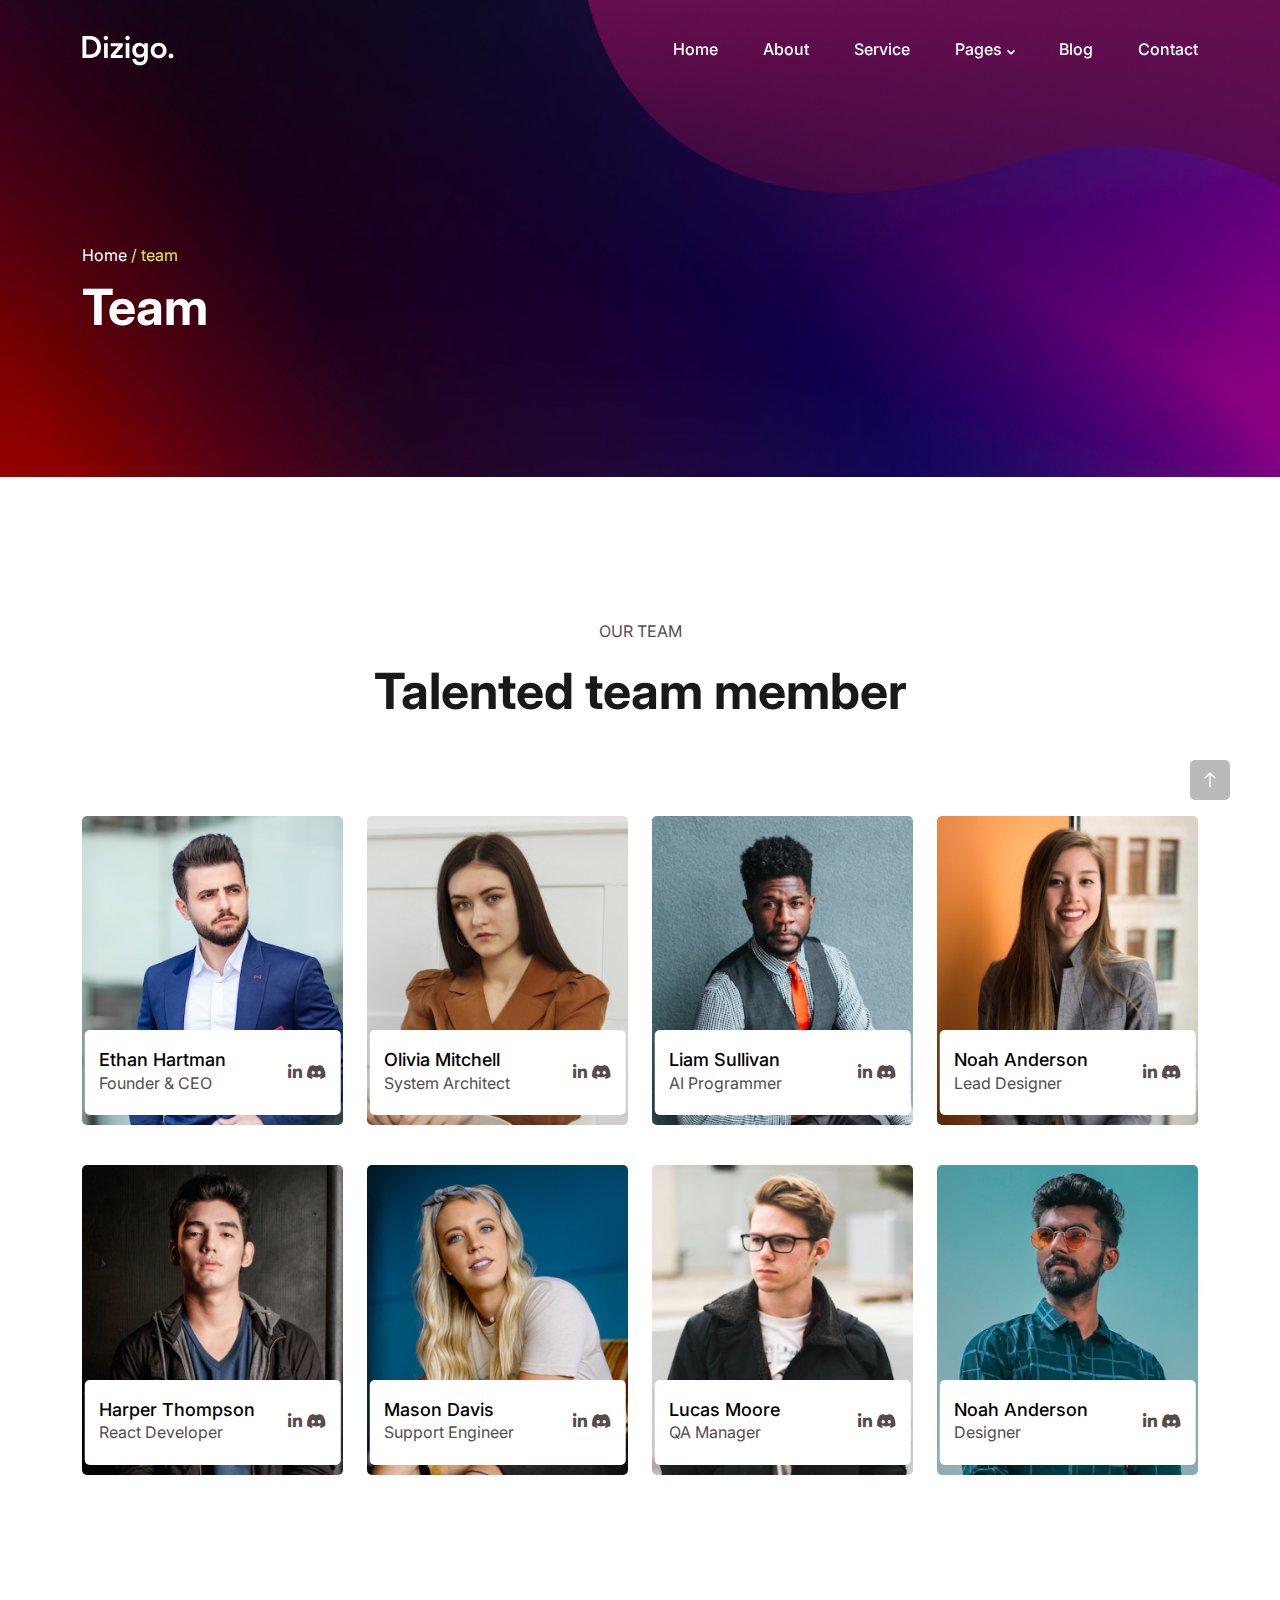
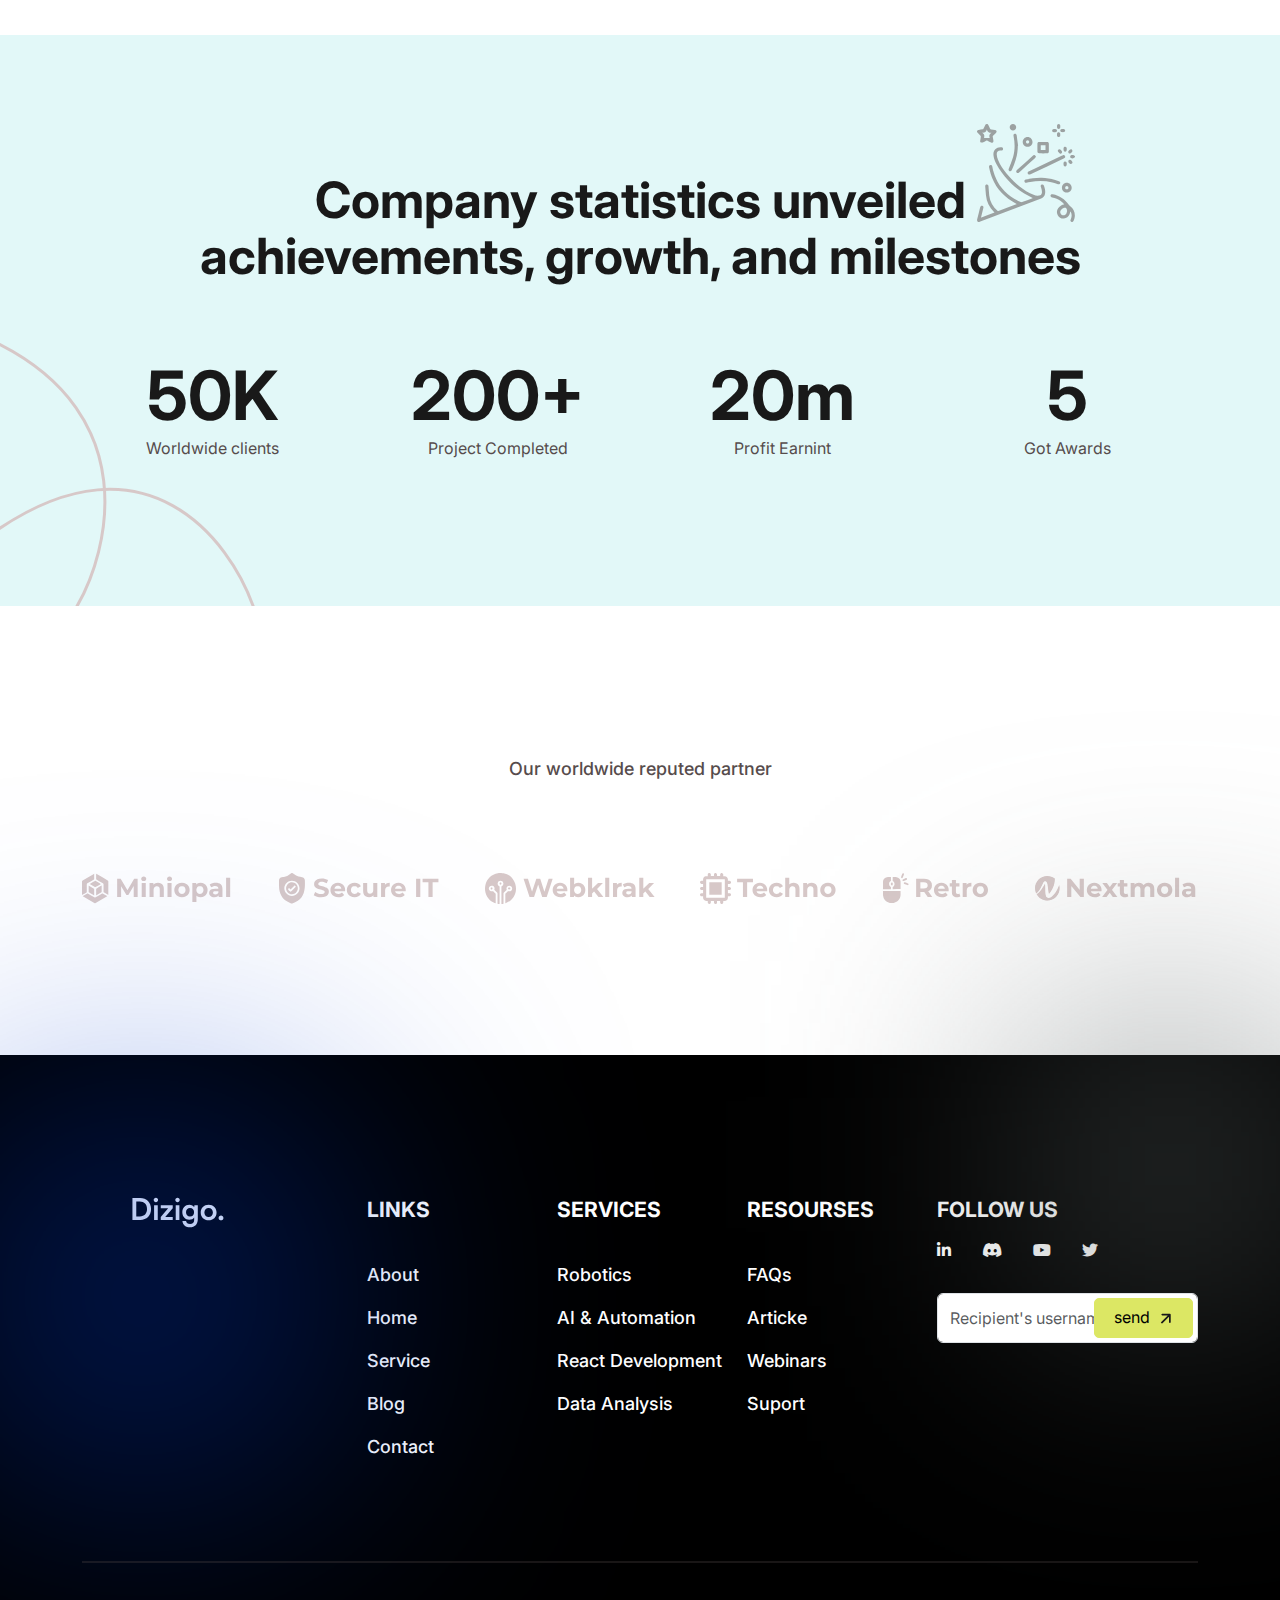
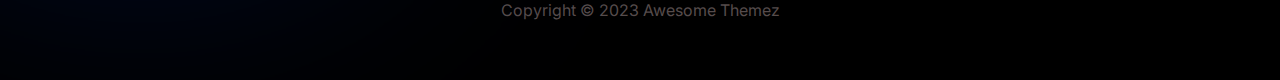
<file: team.html>
<!DOCTYPE html>
<html lang="en">
<head>
    <meta charset="UTF-8">
    <meta name="viewport" content="width=device-width, initial-scale=1.0">
    <link rel="stylesheet" href="./assets/css/bootstrap.min.css">
    <link rel="stylesheet" href="./assets/css/fontawesome.min.css">
    <link rel="stylesheet" href="./assets/css/animate.css">
    <link rel="stylesheet" href="./assets/css/style.css">
    <link rel="icon" href="./assets/img/Dizigo..svg">
    <title>Team</title>
</head>
<body>
           <!-- start header -->
  <div class="fz_bg_filled" data-src="./assets/img/gradient.png">
    <header class="fz_site_header fz_style_1 fz_sticky_header " >
        <div class="fz_main_header">
            <div class="container">
                <div class="fz_main_header_in">
                    <div class="fz_main_header_left">
                        <a class="fz_site_branding" href="index.html">
                            <img src="./assets/img/Dizigo..svg" alt="logo">

                        </a>
                    </div>
                    <div class="fz_main_header_right">
                        <nav class="fz_nav ">
                            <ul class="fz_nav_list fz_mp_0">
                                <li><a href="index.html">Home</a></li>
                                <li><a href="aboutUs.html">About</a></li>
                                <li><a href="service.html">Service</a></li>
                                <li class="menu_item_has_children">
                                    <a href="#pages">Pages</a>
                                    <ul>
                                        <li><a href="portfolio.html">Portfolio</a></li>
                                        <li><a href="team.html">Team</a></li>
                                    </ul>
                                   
                                </li>
                                <li><a href="blog.html">Blog</a></li>
                                <li><a href="contact.html">Contact</a></li>
                            </ul>
                        </nav>
                    </div>
                </div>
            </div>
        </div>
        
    </header>
    <div class="fz_height_143 fz_height_lg_100"></div>
    <div class="fz_height_100 fz_height_lg_60"></div>
    <div>
       
        <div class="container">
            <p class="fz_mb_11 text-white">Home <span class="fz_text_accent">/ team</span></p>
            <h2 class="text-white fz_mp_0 fz_fs_50">Team</h2>
        </div>
        <div class="fz_height_141 fz_height_lg_100"></div>
    </div>
  </div>
    <!-- end header -->


    <!-- start our team -->
    <section class="fz_team bg-white">
        <div class="fz_height_142 fz_height_lg_100"></div>
        <div class="fz_team_header_section text-center ">
            <p class="fz_mb_16 text-uppercase">Our Team</p>
            <h2 class="">Talented team member</h2>
        </div>
        <div class="fz_height_75 fz_height_lg_40"></div>
        <div class=" position-relative">
            <div class="container">
                <div class="row fz_gap_y_40">
                    <div class="col-lg-3 col-md-4 position-relative">
                        <img class="fz_radius_5" src="./assets/img/mohamad-khosravi-HgyAIYvMWkw-unsplash 1.png"
                            alt="team_member">

                        <div
                            class="fz_team_details position-absolute d-flex align-items-center justify-content-between ">
                            <div>
                                <p class="fz_fs_18 fz_medium text-black m-0">Ethan Hartman</p>
                                <p class="m-0">Founder & CEO</p>
                            </div>
                            <div>
                                <i class="fa-brands fa-linkedin-in"></i>
                                <i class="fa-brands fa-discord"></i>
                            </div>

                        </div>
                    </div>
                    <div class="col-lg-3 col-md-4 position-relative">
                        <img class="fz_radius_5" src="./assets/img/hanna-TI6PyWwFlHU-unsplash 1.png" alt="team_member">
                        <div
                            class="fz_team_details position-absolute d-flex align-items-center justify-content-between ">
                            <div>
                                <p class="fz_fs_18 fz_medium text-black m-0">Olivia Mitchell</p>
                                <p class="m-0">System Architect</p>
                            </div>
                            <div>
                                <i class="fa-brands fa-linkedin-in"></i>
                                <i class="fa-brands fa-discord"></i>
                            </div>

                        </div>
                    </div>
                    <div class="col-lg-3 col-md-4 position-relative">
                        <img class="fz_radius_5" src="./assets/img/tyler-nix-ZGa9d1a_4tA-unsplash 1.png"
                            alt="team_member">
                        <div
                            class="fz_team_details position-absolute d-flex align-items-center justify-content-between ">
                            <div>
                                <p class="fz_fs_18 fz_medium text-black m-0">Liam Sullivan</p>
                                <p class="m-0">AI Programmer</p>
                            </div>
                            <div>
                                <i class="fa-brands fa-linkedin-in"></i>
                                <i class="fa-brands fa-discord"></i>
                            </div>

                        </div>
                    </div>
                    <div class="col-lg-3 col-md-4 position-relative">
                        <img class="fz_radius_5"
                            src="./assets/img/christina-wocintechchat-com-0Zx1bDv5BNY-unsplash 1.png" alt="team_member">
                        <div
                            class="fz_team_details position-absolute d-flex align-items-center justify-content-between ">
                            <div>
                                <p class="fz_fs_18 fz_medium text-black m-0">Noah Anderson</p>
                                <p class="m-0">Lead Designer</p>
                            </div>
                            <div>
                                <i class="fa-brands fa-linkedin-in"></i>
                                <i class="fa-brands fa-discord"></i>
                            </div>

                        </div>
                    </div>
                    <div class="col-lg-3 col-md-4 position-relative">
                        <img class="fz_radius_5" src="./assets/img/vinicius-amnx-amano-0NCjjD0zGnw-unsplash 1.jpg"
                            alt="team_member">

                        <div
                            class="fz_team_details position-absolute d-flex align-items-center justify-content-between ">
                            <div>
                                <p class="fz_fs_18 fz_medium text-black m-0">Harper Thompson</p>
                                <p class="m-0">React Developer</p>
                            </div>
                            <div>
                                <i class="fa-brands fa-linkedin-in"></i>
                                <i class="fa-brands fa-discord"></i>
                            </div>

                        </div>
                    </div>
                    <div class="col-lg-3 col-md-4 position-relative">
                        <img class="fz_radius_5" src="./assets/img/karsten-winegeart-Q7iB4Yixcfw-unsplash 1.jpg" alt="team_member">
                        <div
                            class="fz_team_details position-absolute d-flex align-items-center justify-content-between ">
                            <div>
                                <p class="fz_fs_18 fz_medium text-black m-0">Mason Davis</p>
                                <p class="m-0">Support Engineer</p>
                            </div>
                            <div>
                                <i class="fa-brands fa-linkedin-in"></i>
                                <i class="fa-brands fa-discord"></i>
                            </div>

                        </div>
                    </div>
                    <div class="col-lg-3 col-md-4 position-relative">
                        <img class="fz_radius_5" src="./assets/img/isaac-ramirez-gHmlQozI3Cw-unsplash 1.jpg"
                            alt="team_member">
                        <div
                            class="fz_team_details position-absolute d-flex align-items-center justify-content-between ">
                            <div>
                                <p class="fz_fs_18 fz_medium text-black m-0">Lucas Moore</p>
                                <p class="m-0">QA Manager</p>
                            </div>
                            <div>
                                <i class="fa-brands fa-linkedin-in"></i>
                                <i class="fa-brands fa-discord"></i>
                            </div>

                        </div>
                    </div>
                    <div class="col-lg-3 col-md-4 position-relative">
                        <img class="fz_radius_5"
                            src="./assets/img/piyush-makwana-ST7I8deWGo8-unsplash 1.jpg" alt="team_member">
                        <div
                            class="fz_team_details position-absolute d-flex align-items-center justify-content-between ">
                            <div>
                                <p class="fz_fs_18 fz_medium text-black m-0">Noah Anderson</p>
                                <p class="m-0">Designer</p>
                            </div>
                            <div>
                                <i class="fa-brands fa-linkedin-in"></i>
                                <i class="fa-brands fa-discord"></i>
                            </div>

                        </div>
                    </div>
                </div>
           
            

        </div>
        <div class="fz_height_160 fz_height_lg_100"></div>
    </section>
    <!-- end our team -->
  <!-- start statistics -->
    <section class="fz_statistics fz_cyan_bg position-relative">
        <div class="fz_height_138 fz_height_lg_100"></div>
        <div class="container">
            <div class="fz_statistics_in">
                <h2 class="text-center fz_mb_70 fz_fs_50">Company statistics unveiled <br> achievements, growth, and milestones</h2>
                <div>
                    <div class="row">
                        <div class="col-md-3 col-sm-6 text-center">
                            <h1 class="fz_mp_0 fz_mb_3">
                                <span>50</span><span>K</span>
                                
                            </h1>
                            <p class="fz_mp_0">Worldwide clients</p>
                        </div>
                        <div class="col-md-3 col-sm-6 text-center">
                            <h1 class="fz_mp_0 fz_mb_3">
                                <span>200</span><span>+</span>
                                
                            </h1>
                            <p class="fz_mp_0">Project Completed</p>
                        </div>
                        <div class="col-md-3 col-sm-6 text-center">
                            <h1 class="fz_mp_0 fz_mb_3">
                                <span>20</span><span>m</span>
                                
                            </h1>
                            <p class="fz_mp_0">Profit Earnint</p>
                        </div>
                        <div class="col-md-3 col-sm-6 text-center">
                            <h1 class="fz_mp_0 fz_mb_3">
                                <span>5</span>
                                
                            </h1>
                            <p class="fz_mp_0">Got Awards</p>
                        </div>
                    </div>
                </div>

            </div>
        </div>
        <div class="position-absolute fz_right_vector">
            <svg xmlns="http://www.w3.org/2000/svg" width="98" height="98" viewBox="0 0 98 98" fill="none">
                <g opacity="0.5">
                  <path d="M1.14195 98C0.0805778 97.3196 -0.109925 96.4488 0.189437 95.2241C1.19638 91.3052 2.12168 87.3591 3.10141 83.4402C3.23748 82.8959 3.53684 82.1883 3.97227 81.9434C4.43492 81.6984 5.22415 81.7257 5.74123 81.9706C6.39438 82.2427 6.58488 82.9775 6.39438 83.7123C5.6868 86.5971 5.00643 89.4818 4.29885 92.3394C4.21721 92.7204 4.13556 93.1286 4.0267 93.5368C4.18999 93.5368 4.29885 93.564 4.38049 93.5368C8.73484 91.9039 13.062 90.2438 17.5252 88.5565C17.3075 88.3116 17.1714 88.1483 17.0081 87.985C12.2727 83.413 9.5785 77.8612 8.97977 71.3024C8.70763 68.2816 8.43548 65.2608 8.21776 62.24C8.13612 61.0425 8.89813 60.3077 9.98672 60.3894C10.8576 60.471 11.3747 61.0697 11.4563 62.1039C11.7285 65.2063 11.919 68.336 12.2455 71.4385C12.9259 77.7795 15.8379 82.9231 20.7365 86.9509C20.8998 87.0869 21.2536 87.1142 21.4713 87.0325C27.5946 84.7465 33.6907 82.4332 39.9228 80.0656C39.6507 79.8751 39.4602 79.739 39.2425 79.6301C24.3561 72.01 15.3208 59.9811 12.1095 43.5707C12.055 43.3258 12.0278 43.0536 12.0278 42.8087C11.9734 41.8017 12.5449 41.0942 13.443 40.9853C14.2594 40.8764 15.0214 41.4207 15.2391 42.3732C15.5385 43.6795 15.729 45.0131 16.0556 46.2922C20.0834 61.3691 29.3363 71.9284 43.6785 78.0245C44.0867 78.1877 44.631 78.2422 45.0392 78.1061C48.5499 76.827 52.0061 75.4935 55.4896 74.1872C55.5985 74.1328 55.7073 74.0511 55.6257 74.1055C52.9042 72.6359 49.9651 71.3024 47.2708 69.5879C35.378 62.0767 25.9617 52.1705 19.2397 39.7606C17.8517 37.1752 16.872 34.3993 16.491 31.4602C15.8651 26.5343 18.9403 22.9964 23.7029 23.1869C24.0839 23.2141 24.4649 23.2413 24.8459 23.3502C25.6896 23.5679 26.1522 24.3027 26.0434 25.1464C25.9345 25.9628 25.2269 26.5343 24.3561 26.5071C23.975 26.5071 23.594 26.4255 23.213 26.4255C21.0359 26.5071 19.784 27.759 19.7296 29.9361C19.6751 31.95 20.2466 33.8551 20.9814 35.6784C23.0225 40.7676 26.0978 45.2308 29.5268 49.4218C36.1128 57.4774 43.7329 64.3355 53.0131 69.1797C55.3808 70.4044 57.8301 71.3841 60.4971 71.629C61.0686 71.6834 61.6401 71.6562 62.2117 71.6018C63.8445 71.3841 64.7154 70.4588 64.9059 68.8531C65.1236 67.0025 64.661 65.2336 64.0895 63.519C63.9534 63.0836 63.7629 62.6754 63.7085 62.24C63.5996 61.4235 63.9534 60.7976 64.7426 60.4982C65.5046 60.1989 66.4027 60.471 66.7021 61.233C67.8995 64.1722 68.716 67.1658 67.9267 70.3499C67.4097 72.3638 66.1306 73.7518 64.1711 74.4866C57.9934 76.7998 51.8157 79.113 45.6651 81.4263C31.2958 86.842 16.9809 92.2849 2.66597 97.7007C2.47547 97.7823 2.28497 97.9184 2.09446 98C1.76789 98 1.44131 98 1.14195 98Z" fill="#564C4C"/>
                  <path d="M94.5432 98C93.2369 97.1564 93.1008 96.5849 93.8084 95.1425C94.9242 92.802 94.9242 90.4616 93.8628 88.1211C93.754 87.9034 93.6179 87.6857 93.4818 87.4679C93.4546 87.4407 93.3729 87.4407 93.3729 87.4407C93.0736 88.5021 92.8831 89.5907 92.4477 90.5976C91.4407 93.0197 89.5357 94.3805 86.9503 94.5438C84.2288 94.7343 82.0789 93.5912 80.7726 91.1691C79.4935 88.8559 79.6295 86.5154 81.1536 84.311C82.4871 82.406 84.2832 81.1814 86.5149 80.5554C86.7326 80.501 86.9231 80.4194 87.2224 80.3105C85.0725 77.8612 82.5687 76.0378 79.6295 74.8403C78.1872 74.2688 76.6631 73.8606 75.1663 73.4796C73.9961 73.1803 73.343 72.4727 73.5062 71.5202C73.6967 70.5132 74.5676 69.9961 75.7923 70.2683C82.5415 71.629 87.8756 75.1669 91.7945 80.8548C92.1755 81.4263 92.6654 81.9434 93.2369 82.3516C97.7273 85.6446 99.1969 92.04 96.5026 96.8842C96.2577 97.2924 95.8223 97.619 95.4685 97.9728C95.1963 98 94.8698 98 94.5432 98ZM90.1072 86.9237C90.08 86.8964 90.0255 86.8964 89.9983 86.8692C89.9439 86.3522 89.9167 85.8623 89.8078 85.3724C89.4268 83.794 88.6376 83.3585 87.0591 83.8484C85.6712 84.2838 84.5554 85.1003 83.7662 86.2977C82.732 87.8762 83.2219 89.9445 84.8003 90.897C86.4332 91.8767 88.556 91.3052 89.3724 89.5635C89.7262 88.7198 89.8623 87.7945 90.1072 86.9237Z" fill="#564C4C"/>
                  <path d="M97.9995 33.1202C97.2375 34.236 95.2236 34.7803 94.0534 34.0727C93.6179 33.8006 93.1553 33.1474 93.1553 32.6576C93.1553 32.1677 93.5907 31.5146 94.0261 31.2424C95.1692 30.5348 97.2103 31.0791 97.9995 32.1677C97.9995 32.4671 97.9995 32.7936 97.9995 33.1202Z" fill="#564C4C"/>
                  <path d="M16.4642 16.9275C16.4642 18.3971 15.294 19.1591 14.0693 18.5604C12.8719 17.9889 11.6744 17.3357 10.5314 16.6826C10.0415 16.4104 9.63331 16.3832 9.11623 16.6826C8.00043 17.3085 6.91184 17.9617 5.74161 18.4515C5.19732 18.6693 4.40809 18.6693 3.8638 18.4515C3.15622 18.1522 3.04736 17.3902 3.21065 16.6282C3.45558 15.3219 3.6733 13.9883 3.83659 12.6548C3.8638 12.3282 3.72773 11.8928 3.51001 11.6751C2.58471 10.6954 1.60498 9.79728 0.65247 8.84477C0.135392 8.3549 -0.16397 7.78339 0.0809623 7.0486C0.325894 6.28659 0.897402 5.98723 1.65941 5.87837C2.96572 5.71508 4.24481 5.55179 5.5239 5.30686C5.85047 5.25243 6.25869 4.95307 6.42198 4.65371C7.07513 3.56512 7.61942 2.39489 8.16372 1.25188C8.49029 0.57151 8.98016 0.10886 9.76938 0.0816457C10.5858 0.054431 11.1029 0.544295 11.4567 1.27909C11.9466 2.31325 12.4908 3.32019 12.9535 4.38156C13.2256 5.03471 13.6066 5.36129 14.3687 5.41572C15.5661 5.49736 16.7636 5.76951 17.961 5.9328C18.6958 6.04166 19.2401 6.34102 19.485 7.0486C19.7299 7.78339 19.485 8.40933 18.9135 8.95363C18.0426 9.79728 17.199 10.6681 16.3009 11.4846C15.811 11.9472 15.6205 12.3555 15.7838 13.063C16.0832 14.3693 16.2465 15.7301 16.4642 16.9275ZM9.82381 5.3885C9.17066 7.72897 7.70107 8.81755 5.22453 8.59983C6.01376 9.55235 6.88463 10.2055 7.18399 11.0492C7.45614 11.92 7.15677 12.9814 7.10235 13.9339C7.10235 13.9339 12.5997 13.9611 12.763 13.9611C11.7288 11.7839 12.4364 10.0966 14.4231 8.70869C11.9193 8.81755 10.477 7.75618 9.82381 5.3885Z" fill="#564C4C"/>
                  <path d="M52.4968 50.5921C51.5171 50.5649 50.9455 50.2111 50.7278 49.4491C50.4829 48.6054 50.7823 47.9251 51.5715 47.5169C52.9866 46.8093 54.429 46.1289 55.8714 45.4485C65.6415 40.7948 75.4115 36.1411 85.1816 31.4874C85.4265 31.3513 85.6987 31.2425 85.9708 31.1336C86.7873 30.8343 87.6309 31.1608 88.0119 31.8956C88.3929 32.6577 88.1752 33.5013 87.4404 33.9912C87.1955 34.1545 86.9505 34.2633 86.6784 34.3994C75.6292 39.6518 64.6073 44.9043 53.5582 50.1567C53.1499 50.3472 52.7417 50.5105 52.4968 50.5921Z" fill="#564C4C"/>
                  <path d="M40.8217 21.8534C40.8217 28.4121 39.5154 34.6987 37.0116 40.7404C36.2768 42.5365 35.542 44.3327 34.78 46.1016C34.3174 47.1902 33.4193 47.5984 32.494 47.1902C31.6231 46.8092 31.351 45.9111 31.7592 44.8226C33.2016 40.9853 34.8889 37.2297 36.0319 33.2835C37.9914 26.4799 38.0458 19.5129 36.6306 12.5732C36.6034 12.3827 36.549 12.1922 36.5218 12.0017C36.3313 10.8042 36.7667 9.98778 37.7464 9.79728C38.6989 9.60678 39.5426 10.2055 39.7059 11.4029C40.1958 14.8592 40.6312 18.3427 41.0938 21.7989C41.0122 21.8262 40.9033 21.8262 40.8217 21.8534Z" fill="#564C4C"/>
                  <path d="M83.2489 58.8108C83.2217 59.9811 82.1604 60.6342 80.9085 60.2532C79.0851 59.7089 77.2889 59.0558 75.4383 58.5931C68.0904 56.7425 60.688 56.6881 53.2584 58.1032C51.9521 58.3482 50.6186 58.5659 49.3123 58.7564C48.3597 58.8925 47.625 58.321 47.4617 57.5045C47.2984 56.5792 47.7882 55.7356 48.7408 55.5723C53.9932 54.647 59.2184 53.6945 64.5797 53.8578C70.5125 54.0483 76.282 55.0824 81.861 57.1507C82.8679 57.5045 83.2762 57.9944 83.2489 58.8108Z" fill="#564C4C"/>
                  <path d="M66.2126 17.9345C67.4917 17.9345 68.7708 17.9072 70.0499 17.9345C71.2474 17.9617 71.8189 18.506 71.8461 19.7034C71.8733 22.316 71.8733 24.9286 71.8461 27.5412C71.8461 28.7387 71.2746 29.3374 70.1043 29.3646C67.4645 29.3918 64.7975 29.3918 62.1577 29.3646C61.0146 29.3374 60.4431 28.7659 60.4159 27.6229C60.3887 24.9558 60.3887 22.2616 60.4159 19.5946C60.4431 18.506 61.0419 17.9617 62.1032 17.9345C63.464 17.9345 64.8519 17.9345 66.2126 17.9345ZM63.7633 21.2546C63.7633 22.942 63.7633 24.4932 63.7633 26.0444C65.3962 26.0444 66.9474 26.0444 68.4987 26.0444C68.4987 24.4115 68.4987 22.8603 68.4987 21.2546C66.893 21.2546 65.3418 21.2546 63.7633 21.2546Z" fill="#564C4C"/>
                  <path d="M59.0012 32.6303C58.5658 33.2563 58.2936 33.8006 57.8854 34.1816C53.3678 38.2638 48.8502 42.3188 44.3325 46.401C43.5705 47.0813 42.8357 47.7889 42.0465 48.4421C41.1756 49.2041 40.2503 49.1768 39.5972 48.4148C38.9712 47.68 39.0801 46.7275 39.9237 45.9655C45.2306 41.1757 50.5375 36.4132 55.8171 31.6506C56.4158 31.1335 57.0962 30.7797 57.8038 31.2424C58.2664 31.5417 58.5658 32.086 59.0012 32.6303Z" fill="#564C4C"/>
                  <path d="M89.8072 68.5538C87.0858 68.5538 84.9358 66.431 84.9358 63.7368C84.9086 60.9881 87.0858 58.7837 89.8072 58.7837C92.5015 58.7837 94.7331 61.0425 94.7059 63.7368C94.6786 66.4038 92.5015 68.5538 89.8072 68.5538ZM89.8344 65.288C90.7325 65.288 91.4673 64.4988 91.4401 63.6279C91.4129 62.7842 90.6781 62.0495 89.8344 62.0495C88.9364 62.0222 88.2016 62.7842 88.2016 63.6823C88.2016 64.6076 88.9091 65.3152 89.8344 65.288Z" fill="#564C4C"/>
                  <path d="M55.517 17.9616C55.517 20.6559 53.3943 22.8058 50.6728 22.8331C47.9241 22.8603 45.7197 20.6831 45.7197 17.9616C45.7197 15.2402 47.9513 13.0358 50.6456 13.063C53.3398 13.0902 55.4898 15.2674 55.517 17.9616ZM50.6456 16.3288C49.7747 16.3015 48.9855 17.0635 48.9855 17.9616C48.9855 18.8325 49.6659 19.5401 50.5367 19.5673C51.462 19.5945 52.1968 18.9414 52.224 18.0161C52.2785 17.118 51.5437 16.356 50.6456 16.3288Z" fill="#564C4C"/>
                  <path d="M35.8953 -8.5248e-07C37.6915 -0.0272155 39.1883 1.46959 39.1883 3.26576C39.1883 5.0075 37.7459 6.5043 36.0042 6.53152C34.1808 6.55873 32.7112 5.17078 32.684 3.3474C32.6568 1.49681 34.0719 0.0272138 35.8953 -8.5248e-07Z" fill="#564C4C"/>
                  <path d="M89.7809 25.3641C89.7809 26.9969 89.2366 27.7589 88.1208 27.7317C87.0594 27.7045 86.5151 26.9153 86.5151 25.3641C86.5151 24.983 86.4879 24.602 86.5695 24.221C86.7328 23.3502 87.4404 22.8059 88.2568 22.8603C89.1005 22.9147 89.6992 23.5135 89.7809 24.4115C89.8081 24.7381 89.7809 25.0647 89.7809 25.3641Z" fill="#564C4C"/>
                  <path d="M85.7529 4.9259C87.3858 4.89868 88.175 5.44297 88.175 6.53156C88.175 7.62015 87.3586 8.19166 85.7529 8.16444C85.3719 8.16444 84.9909 8.16444 84.6099 8.0828C83.739 7.89229 83.3036 7.32079 83.2764 6.44992C83.2764 5.63348 83.9023 4.98033 84.8004 4.89868C85.127 4.89868 85.4263 4.9259 85.7529 4.9259Z" fill="#564C4C"/>
                  <path d="M94.271 25.2824C94.4887 25.4457 95.1147 25.7178 95.2779 26.1533C95.4684 26.6159 95.4412 27.3779 95.1963 27.8134C94.8425 28.4121 94.271 28.9836 93.6723 29.3374C93.2368 29.5823 92.4748 29.6368 92.0122 29.3918C91.604 29.1741 91.2502 28.5482 91.1685 28.0311C91.0597 27.0786 92.9647 25.2552 94.271 25.2824Z" fill="#564C4C"/>
                  <path d="M89.7804 40.0056C89.7804 41.6657 89.2633 42.4277 88.1747 42.4549C87.0589 42.4549 86.5146 41.6385 86.5146 39.9512C86.5146 39.6246 86.4874 39.298 86.5418 38.9987C86.6779 38.155 87.3855 37.5291 88.1747 37.5563C89.0184 37.5835 89.6987 38.2366 89.7532 39.1619C89.8076 39.4341 89.7804 39.7334 89.7804 40.0056Z" fill="#564C4C"/>
                  <path d="M83.2765 2.53096C83.2765 2.74868 83.2765 2.9664 83.2765 3.21133C83.2221 4.21827 82.5962 4.87142 81.6981 4.89864C80.7728 4.92585 80.0652 4.21827 80.038 3.18412C80.0108 2.72147 80.0108 2.2316 80.038 1.74174C80.0924 0.707581 80.7456 0 81.6709 0C82.5962 0 83.2493 0.707581 83.2765 1.76895C83.2765 2.01389 83.2765 2.25882 83.2765 2.53096Z" fill="#564C4C"/>
                  <path d="M83.2485 10.6138C83.2485 10.9131 83.2757 11.1853 83.2485 11.4846C83.1668 12.4099 82.5409 13.0359 81.6428 13.0359C80.772 13.0359 80.0916 12.4371 80.0099 11.5118C79.9555 10.9948 79.9827 10.5049 80.0099 9.98782C80.0372 8.87202 80.6903 8.19165 81.67 8.19165C82.6225 8.21887 83.2213 8.87202 83.2485 9.9606C83.2757 10.1783 83.2757 10.396 83.2485 10.6138Z" fill="#564C4C"/>
                  <path d="M77.588 4.92587C77.8057 4.92587 78.0234 4.92587 78.2684 4.92587C79.3569 4.9803 80.0101 5.57902 80.0101 6.53154C80.0101 7.45683 79.3569 8.10999 78.2956 8.19163C77.7785 8.21885 77.2886 8.21885 76.7716 8.19163C75.7646 8.10999 75.1387 7.42962 75.1659 6.53154C75.1931 5.63345 75.819 5.00752 76.826 4.95309C77.0709 4.89866 77.3158 4.92587 77.588 4.92587Z" fill="#564C4C"/>
                  <path d="M82.4053 25.2825C83.4395 25.2825 85.1812 27.0514 85.154 28.0856C85.1268 29.2558 83.7933 30.0995 82.8408 29.4463C82.1332 28.9564 81.4528 28.3033 80.9902 27.5685C80.3642 26.5888 81.2351 25.2825 82.4053 25.2825Z" fill="#564C4C"/>
                  <path d="M95.5226 38.7536C95.3593 38.9713 95.1144 39.5701 94.679 39.7606C94.2435 39.9783 93.5088 39.9783 93.1005 39.7334C92.4746 39.3523 91.8759 38.7808 91.4949 38.1549C91.2499 37.7195 91.2499 36.9302 91.4677 36.4948C91.6854 36.0866 92.3385 35.76 92.8556 35.7056C93.8625 35.5967 95.5499 37.4201 95.5226 38.7536Z" fill="#564C4C"/>
                </g>
              </svg>
        </div>
        <div>
            <div class="position-absolute bottom-0">
                <svg xmlns="http://www.w3.org/2000/svg" width="107" height="263" viewBox="0 0 107 263" fill="none">
                    <path d="M76.5264 264.006C109.99 206.438 141.355 73.2648 -0.893018 1.12009" stroke="#D7C8C8" stroke-width="3"/>
                  </svg>
            </div>
            <div class="position-absolute bottom-0">
                <svg xmlns="http://www.w3.org/2000/svg" width="255" height="119" viewBox="0 0 255 119" fill="none">
                    <path d="M253.485 120.006C229.948 52.7956 146.119 -56.9528 -0.892828 41.7357" stroke="#D7C8C8" stroke-width="3"/>
                    </svg>
            </div>
        </div>
        <div class="fz_height_144 fz_height_lg_100"></div>
    </section>
    <!-- end statistics -->

 <!-- start brands -->
 <section>
    <div class="fz_height_142"></div>
    <div class="container">
        <div class="fz_height_10 fz_height_lg_100"></div>
        <p class="text-center fz_fs_18 fz_medium">Our worldwide reputed partner</p>
        <div class="fz_height_76 fz_height_lg_40"></div>
        <div class="fz_brands_name d-flex gap-3 align-items-center flex-wrap">
            <div><img src="./assets/img/logo1.svg" alt="brand"></div>
            <div><img src="./assets/img/logo2.svg" alt="brand"></div>
            <div><img src="./assets/img/logo3.svg" alt="brand"></div>
            <div><img src="./assets/img/logo4.svg" alt="brand"></div>
            <div><img src="./assets/img/logo5.svg" alt="brand"></div>
            <div><img src="./assets/img/logo6.svg" alt="brand"></div>
        </div>
        <div class="fz_height_150 fz_height_lg_100"></div>
    </div>
</section>
<!--end brands  -->

    <!-- start footer -->
    <footer class="position-relative">
        <div class="fz_elipse1 position-absolute">
        </div>
        <div class="fz_elipse2 position-absolute">
        </div>

        <div class="fz_height_142 fz_height_lg_100"></div>
        <div class="container">
            <div class="fz_footer_in row ">
                <div class="fz_footer_logo col-lg-3 col-12 d-flex  justify-content-center ">
                    <a href="#">
                        <img src="./assets/img/Dizigo..svg" alt="">
                    </a>
                </div>
                <div class="col-lg-2 col-4 ">
                    <div>
                        <h5 class="text-white fz_mb_40">LINKS</h5>
                        <ul class="text-white list-none fz_mp_0">
                            <li><a href="#">About </a></li>
                            <li><a Home href="#">Home </a></li>
                            <li><a Service href="#">Service </a></li>
                            <li><a Blog href="#">Blog </a></li>
                            <li><a Contact href="#">Contact </a></li>
                        </ul>
                    </div>

                </div>
                <div class="col-lg-2 col-4">
                    <div>
                        <h5 class="text-white fz_mb_40 text-uppercase">services</h5>
                        <ul class="text-white list-none fz_mp_0">
                            <li><a href="#">Robotics </a></li>
                            <li><a AI href="#">AI & Automation </a></li>
                            <li><a React href="#">React Development </a></li>
                            <li><a Data href="#">Data Analysis </a></li>
                        </ul>
                    </div>
                </div>
                <div class="col-lg-2 col-4 ">
                    <div>
                        <h5 class="text-white fz_mb_40 text-uppercase">Resourses</h5>
                        <ul class="text-white list-none fz_mp_0">
                            <li><a href="#">FAQs </a></li>
                            <li><a Articke href="#">Articke </a></li>
                            <li><a Webinars href="#">Webinars </a></li>
                            <li><a Suport href="#">Suport </a></li>
                        </ul>
                    </div>
                </div>
                <div class="col-lg-3 col-md-12  ">
                    <h5 class="text-uppercase text-white ">follow us</h5>
                    <div class="fz_footer_social d-flex fz_mb_35">
                        <i class="fa-brands fa-linkedin-in text-white"></i>
                        <i class="fa-brands fa-discord text-white"></i>
                        <i class="fa-brands fa-youtube text-white"></i>
                        <i class="fa-brands fa-twitter text-white"></i>
                    </div>
                    <div class=" mb-3 position-relative">
                        <input type="text" class=" form-control" placeholder="Recipient's username"
                            aria-label="Recipient's username" aria-describedby="button-addon2">
                        <a class="fz_btn fz_style_arrow fz_footer_btn position-absolute" href="#">send
                            <span class="arrow">
                                <i> <svg xmlns="http://www.w3.org/2000/svg" width="11" height="11" viewBox="0 0 11 11"
                                        fill="none">
                                        <path
                                            d="M10.3353 1.75733C10.3353 1.28789 9.95472 0.907334 9.48528 0.907333L1.83528 0.907333C1.36584 0.907334 0.985281 1.28789 0.98528 1.75733C0.985281 2.22678 1.36584 2.60733 1.83528 2.60733H8.63528V9.40733C8.63528 9.87678 9.01584 10.2573 9.48528 10.2573C9.95472 10.2573 10.3353 9.87678 10.3353 9.40733L10.3353 1.75733ZM1.60104 10.8437L10.0863 2.35837L8.88424 1.15629L0.398959 9.64157L1.60104 10.8437Z"
                                            fill="#191919" />
                                    </svg>
                                </i>
                                <i> <svg xmlns="http://www.w3.org/2000/svg" width="11" height="11" viewBox="0 0 11 11"
                                        fill="none">
                                        <path
                                            d="M10.3353 1.75733C10.3353 1.28789 9.95472 0.907334 9.48528 0.907333L1.83528 0.907333C1.36584 0.907334 0.985281 1.28789 0.98528 1.75733C0.985281 2.22678 1.36584 2.60733 1.83528 2.60733H8.63528V9.40733C8.63528 9.87678 9.01584 10.2573 9.48528 10.2573C9.95472 10.2573 10.3353 9.87678 10.3353 9.40733L10.3353 1.75733ZM1.60104 10.8437L10.0863 2.35837L8.88424 1.15629L0.398959 9.64157L1.60104 10.8437Z"
                                            fill="#191919" />
                                    </svg>
                                </i>
                            </span>
                        </a>
                    </div>
                </div>
            </div>
            <div class="fz_height_84 fz_height_lg_30"></div>
            <div class="fz_border fz_mb_35 position-relative">
                <span class="fz_up_btn">
                    <svg xmlns="http://www.w3.org/2000/svg" width="40" height="40" viewBox="0 0 40 40" fill="none">
                        <rect width="40" height="40" rx="5" fill="#191919" />
                        <path
                            d="M20.5303 12.4697C20.2374 12.1768 19.7626 12.1768 19.4697 12.4697L14.6967 17.2426C14.4038 17.5355 14.4038 18.0104 14.6967 18.3033C14.9896 18.5962 15.4645 18.5962 15.7574 18.3033L20 14.0607L24.2426 18.3033C24.5355 18.5962 25.0104 18.5962 25.3033 18.3033C25.5962 18.0104 25.5962 17.5355 25.3033 17.2426L20.5303 12.4697ZM20.75 27L20.75 13L19.25 13L19.25 27L20.75 27Z"
                            fill="#E2F8F8" />
                    </svg>
                </span>
            </div>
            <div class="fz_copiright ">
                <p class=" text-center">Copyright © 2023 Awesome Themez</p>
                <div class="fz_height_40 fz_height_lg_20"></div>
            </div>

        </div>
    </footer>
    <!-- end footer -->

    <script src="./assets/js/bootstrap.min.js"></script>
    <script src="./assets/js/jquery-3.7.1.min.js"></script>
    <script src="./assets/js/wow.min.js"></script>
    <script src="./assets/js/main.js"></script>
    
</body>
</html>
</file>
<file: assets/css/style.css>
@import"https://fonts.googleapis.com/css2?family=Inter:wght@100..900&display=swap";:root{--accent: #DCE764;--primary-color: #564C4C;--secondary-color: #191919;--white: #ffff;--lightGray: #D7C8C8;--lightBlue: #E9E7FF;--lightGreen:#E3F3E4;--cyan: #E2F8F8;--primary-font: "Inter", sans-serif}body,html{color:var(--primary-color);font-family:var(--primary-font);font-size:16px;font-weight:400;line-height:1.62em;overflow-x:clip}h1,h2,h3,h4,h5,h6{font-weight:700;color:var(--secondary-color);margin:0 0 20px 0;padding:0;font-weight:700;line-height:1.2em;font-family:var(--primary-font)}h1{font-size:68px}h2{font-size:50px}h3{font-size:38px}h4{font-size:29px}h5{font-size:21px}h6{font-size:18px}p{font-size:16px}ul{margin:0 0 20px 0;padding-left:20px;list-style:square outside none}ol{padding-left:20px;margin-bottom:25px}img{max-width:100%;height:auto;border:none}a{color:inherit;text-decoration:none;transition:all .4s ease;cursor:pointer}button{color:inherit;cursor:pointer;transition:all .4s ease}input,textarea{color:var(--black);transition:all .4s ease}label{margin-bottom:8px}dfn,cite,em,i{font-style:italic}blockquote{margin:0 15px;font-style:italic;font-size:20px;line-height:1.6em}address{margin:0 0 15px}table{width:100%;margin-bottom:25px}table th{font-weight:700px;color:var(--gray)}table td,table th{border-top:1px solid var(--lightGray);padding:11px 10px}dl{margin-bottom:25px}dl dt{font-weight:700}b,strong{font-weight:bold}pre{color:var(--gray);border:1px solid var(--lightGray);font-size:18px;border-radius:5px}.fz_preloader{position:fixed;top:0%;font-size:80px;display:flex;align-items:center;justify-content:center;width:100%;height:100vh;color:var(--accent);background-color:var(--secondary-color);z-index:9999}.fz_preloader_in{width:130px;height:130px;display:flex;align-items:center;justify-content:center;border-radius:50%;padding:30px;position:relative}.fz_preloader_in::before,.fz_preloader_in::after{content:"";border-width:3px;border-style:solid;border-radius:50%;width:100%;height:100%;position:absolute}.fz_preloader_in::after{border-color:rgba(0,0,0,0);border-top-color:var(--accent);z-index:2;animation:spin 1s ease-in-out infinite}.fz_preloader_in::before{border-color:var(--lightGray);opacity:.2}@keyframes spin{0%{transform:rotate(0deg)}100%{transform:rotate(360deg)}}.fz_mb_10{margin-bottom:10px}.fz_mb_11{margin-bottom:11px}.fz_mb_12{margin-bottom:12px}.fz_mb_13{margin-bottom:13px}.fz_mb_14{margin-bottom:14px}.fz_mb_15{margin-bottom:15px}.fz_mb_16{margin-bottom:16px}.fz_mb_17{margin-bottom:17px}.fz_mb_18{margin-bottom:18px}.fz_mb_19{margin-bottom:19px}.fz_mb_20{margin-bottom:20px}.fz_mb_21{margin-bottom:21px}.fz_mb_22{margin-bottom:22px}.fz_mb_23{margin-bottom:23px}.fz_mb_24{margin-bottom:24px}.fz_mb_25{margin-bottom:25px}.fz_mb_26{margin-bottom:26px}.fz_mb_27{margin-bottom:27px}.fz_mb_28{margin-bottom:28px}.fz_mb_29{margin-bottom:29px}.fz_mb_30{margin-bottom:30px}.fz_mb_31{margin-bottom:31px}.fz_mb_32{margin-bottom:32px}.fz_mb_33{margin-bottom:33px}.fz_mb_34{margin-bottom:34px}.fz_mb_35{margin-bottom:35px}.fz_mb_36{margin-bottom:36px}.fz_mb_37{margin-bottom:37px}.fz_mb_38{margin-bottom:38px}.fz_mb_39{margin-bottom:39px}.fz_mb_40{margin-bottom:40px}.fz_mb_41{margin-bottom:41px}.fz_mb_42{margin-bottom:42px}.fz_mb_43{margin-bottom:43px}.fz_mb_44{margin-bottom:44px}.fz_mb_45{margin-bottom:45px}.fz_mb_46{margin-bottom:46px}.fz_mb_47{margin-bottom:47px}.fz_mb_48{margin-bottom:48px}.fz_mb_49{margin-bottom:49px}.fz_mb_50{margin-bottom:50px}.fz_mb_51{margin-bottom:51px}.fz_mb_52{margin-bottom:52px}.fz_mb_53{margin-bottom:53px}.fz_mb_54{margin-bottom:54px}.fz_mb_55{margin-bottom:55px}.fz_mb_56{margin-bottom:56px}.fz_mb_57{margin-bottom:57px}.fz_mb_58{margin-bottom:58px}.fz_mb_59{margin-bottom:59px}.fz_mb_60{margin-bottom:60px}.fz_mb_61{margin-bottom:61px}.fz_mb_62{margin-bottom:62px}.fz_mb_63{margin-bottom:63px}.fz_mb_64{margin-bottom:64px}.fz_mb_65{margin-bottom:65px}.fz_mb_66{margin-bottom:66px}.fz_mb_67{margin-bottom:67px}.fz_mb_68{margin-bottom:68px}.fz_mb_69{margin-bottom:69px}.fz_mb_70{margin-bottom:70px}@media screen and (max-width: 991px){.fz_mb_lg_10{margin-bottom:10px}.fz_mb_lg_11{margin-bottom:11px}.fz_mb_lg_12{margin-bottom:12px}.fz_mb_lg_13{margin-bottom:13px}.fz_mb_lg_14{margin-bottom:14px}.fz_mb_lg_15{margin-bottom:15px}.fz_mb_lg_16{margin-bottom:16px}.fz_mb_lg_17{margin-bottom:17px}.fz_mb_lg_18{margin-bottom:18px}.fz_mb_lg_19{margin-bottom:19px}.fz_mb_lg_20{margin-bottom:20px}.fz_mb_lg_21{margin-bottom:21px}.fz_mb_lg_22{margin-bottom:22px}.fz_mb_lg_23{margin-bottom:23px}.fz_mb_lg_24{margin-bottom:24px}.fz_mb_lg_25{margin-bottom:25px}.fz_mb_lg_26{margin-bottom:26px}.fz_mb_lg_27{margin-bottom:27px}.fz_mb_lg_28{margin-bottom:28px}.fz_mb_lg_29{margin-bottom:29px}.fz_mb_lg_30{margin-bottom:30px}.fz_mb_lg_31{margin-bottom:31px}.fz_mb_lg_32{margin-bottom:32px}.fz_mb_lg_33{margin-bottom:33px}.fz_mb_lg_34{margin-bottom:34px}.fz_mb_lg_35{margin-bottom:35px}.fz_mb_lg_36{margin-bottom:36px}.fz_mb_lg_37{margin-bottom:37px}.fz_mb_lg_38{margin-bottom:38px}.fz_mb_lg_39{margin-bottom:39px}.fz_mb_lg_40{margin-bottom:40px}.fz_mb_lg_41{margin-bottom:41px}.fz_mb_lg_42{margin-bottom:42px}.fz_mb_lg_43{margin-bottom:43px}.fz_mb_lg_44{margin-bottom:44px}.fz_mb_lg_45{margin-bottom:45px}.fz_mb_lg_46{margin-bottom:46px}.fz_mb_lg_47{margin-bottom:47px}.fz_mb_lg_48{margin-bottom:48px}.fz_mb_lg_49{margin-bottom:49px}.fz_mb_lg_50{margin-bottom:50px}.fz_mb_lg_51{margin-bottom:51px}.fz_mb_lg_52{margin-bottom:52px}.fz_mb_lg_53{margin-bottom:53px}.fz_mb_lg_54{margin-bottom:54px}.fz_mb_lg_55{margin-bottom:55px}.fz_mb_lg_56{margin-bottom:56px}.fz_mb_lg_57{margin-bottom:57px}.fz_mb_lg_58{margin-bottom:58px}.fz_mb_lg_59{margin-bottom:59px}.fz_mb_lg_60{margin-bottom:60px}.fz_mb_lg_61{margin-bottom:61px}.fz_mb_lg_62{margin-bottom:62px}.fz_mb_lg_63{margin-bottom:63px}.fz_mb_lg_64{margin-bottom:64px}.fz_mb_lg_65{margin-bottom:65px}.fz_mb_lg_66{margin-bottom:66px}.fz_mb_lg_67{margin-bottom:67px}.fz_mb_lg_68{margin-bottom:68px}.fz_mb_lg_69{margin-bottom:69px}.fz_mb_lg_70{margin-bottom:70px}}.fz_mb_3{margin-bottom:3px}.fz_mb_87{margin-bottom:87px}.fz_fs_16{font-size:16px;line-height:1.2em}@media(max-width: 991px){.fz_fs_16{font-size:14px}}.fz_fs_14{font-size:14px;line-height:1.4em}.fz_fs_18{font-size:18px;line-height:1.2em}@media(max-width: 991px){.fz_fs_18{font-size:12px}}.fz_fs_21{font-size:21px;line-height:1.9em}.fz_fs_29{font-size:29px;line-height:96.5em}.fz_fs_38{font-size:38px;line-height:5.5em}.fz_fs_50{font-size:50px;line-height:1.2em}.fz_fs_68{font-size:68px;line-height:1.32em}.fz_normal{font-weight:400}.fz_medium{font-weight:500}.fz_bold{font-weight:700}.fz_radius_3{border-radius:3px}.fz_radius_5{border-radius:5px}.fz_radius_7{border-radius:7px}.fz_radius_10{border-radius:10px}.fz_radius_15{border-radius:15px}.fz_radius_20{border-radius:20px}.fz_mp_0{list-style:none;margin:0;padding:0}.fz_gap_y_20{gap:20px 0}.fz_gap_y_24{gap:24px 0}.fz_gap_y_30{gap:30px 0}.fz_gap_y_35{gap:35px 0}.fz_gap_y_40{gap:40px 0}.fz_gap_y_45{gap:45px 0}.fz_gap_y_50{gap:50px 0}.fz_noWrap{white-space:nowrap}.fz_pl_5{padding-left:5px}.fz_pl_25{padding-left:25px}.fz_pr_5{padding-right:5px}.fz_pr_10{padding-right:10Fpx}.fz_pr_20{padding-right:20px}.fz_bg_filled{background-size:cover;background-repeat:no-repeat;background-position:center}.fz_bg_fixed{background-attachment:fixed}.fz_vertical_middle{display:flex;align-items:center;min-height:100%}.fz_vertical_middle_in{flex:none;width:100%}.fz_center{display:flex;align-items:center;justify-content:center}.fz_primary_color{color:var(--primary-color)}.fz_lightGray_color{color:var(--lightGray)}.fz_secondary_color{color:var(--secondary-color)}.fz_ternary_color{color:var(--ternary)}.fz_accent_color{color:var(--accent)}.fz_black_bg{background-color:var(--secondary-color)}.fz_cyan_bg{background-color:var(--cyan)}.fz_accent_bg{background-color:var(--accent)}.fz_lightBlue_bg{background-color:var(--lightBlue)}.fz_lightGreen_bg{background-color:var(--lightGreen)}.fz_btn.fz_style_1{border:none;padding:10px 30px;font-weight:500;color:var(--secondary-color);background-color:var(--accent);border-radius:5px;line-height:1.7em;display:inline-flex;justify-content:center;align-items:center;transition:all .4s ease}.fz_btn.fz_style_1:hover{color:#000;background-color:#a4af32}.fz_btn.fz_style_1.fz_type_1{background-color:rgba(0,0,0,0);border:1px solid #fff;color:#fff}.fz_btn.fz_style_1.fz_type_1:hover{background-color:var(--accent);color:var(--primary-color);border:1px solid rgba(0,0,0,0)}.fz_btn.fz_style_arrow{border:none;color:#000;border:1px solid var(--accent);display:inline-flex;justify-content:center;align-items:center;gap:10px;border-radius:5px;outline:none;background-color:var(--accent);transition:all .4s ease}.fz_btn.fz_style_arrow span{display:flex;overflow:hidden;position:relative;width:13px}.fz_btn.fz_style_arrow span svg{transform:rotate(45deg)}.fz_btn.fz_style_arrow i{transform:rotate(-45deg);transition:transform .4s;color:inherit}.fz_btn.fz_style_arrow i:last-child{position:absolute;font-family:"Font Awesome 6 Free";font-weight:900;left:-19px;bottom:-21px;transform:translate(0, 0) rotate(-45deg);opacity:0;visibility:hidden;transition:transform .4s;color:currentColor}.fz_btn.fz_style_arrow:hover{background-color:var(--accent);border-color:var(--accent)}.fz_btn.fz_style_arrow:hover i:first-child{transform:translate(20px, -20px) rotate(-45deg)}.fz_btn.fz_style_arrow:hover i:last-child{opacity:1;visibility:visible;transform:translate(20px, -20px) rotate(-45deg)}.fz_btn.fz_style_arrow{padding:10px 25px}.fz_btn.fz_style_arrow.fz_footer_btn{padding:10px 19px}.fz_text_accent{color:var(--accent)}.fz_star_icon{color:#fa0}.fz_video_play_btn{width:50px;height:50px;background-color:var(--accent);display:flex;align-items:center;justify-content:center;border-radius:50%;top:50%;transform:translateY(-50%);left:50%}.fz_fs_50{font-size:50px;line-height:1.119em}@media(max-width: 1199px){.fz_fs_50{font-size:46px}}@media(max-width: 991px){.fz_fs_50{font-size:40px}}.fz_fs_68{font-size:68px;line-height:1.32em}@media screen and (max-width: 1199px){.fz_fs_68{font-size:56px}}@media screen and (max-width: 991px){.fz_fs_68{font-size:46px}}.fz_brands_name{justify-content:space-between}@media screen and (max-width: 991px){.fz_brands_name{justify-content:center}}@media screen and (max-width: 991px){body br{display:none}}.fz_site_header.fz_style_1{background-color:rgba(0,0,0,0);color:#fff}.fz_site_header.fz_style_1 .fz_main_header_in{display:flex;align-items:center;justify-content:space-between;flex-wrap:wrap}.fz_main_header_in{height:100px}@media screen and (max-width: 1199px){.container{max-width:100%}}@media screen and (min-width: 1200px){.fz_site_header.fz_style_1{background-color:rgba(0,0,0,0);color:#fff}.fz_site_header.fz_style_1 .fz_main_header_right{height:inherit}.fz_site_header.fz_style_1 .fz_main_header_right .fz_nav{height:inherit}.fz_site_header.fz_style_1 .fz_main_header_right .fz_nav .fz_nav_list{display:flex;align-items:center;justify-content:center;height:inherit}.fz_site_header.fz_style_1 .fz_main_header_right .fz_nav .fz_nav_list li{display:flex;align-items:center;list-style:none;padding-right:45px;height:inherit}.fz_site_header.fz_style_1 .fz_main_header_right .fz_nav .fz_nav_list li:last-child{padding-right:0}.fz_site_header.fz_style_1 .fz_main_header_right .fz_nav .fz_nav_list li a{font-weight:500}.fz_site_header.fz_style_1 .fz_main_header_right .fz_nav .fz_nav_list li:hover>ul{top:100%;opacity:1;visibility:visible;pointer-events:auto}.fz_site_header.fz_style_1 .fz_main_header_right .fz_nav .fz_nav_list ul{width:230px;background-color:rgba(132,131,131,.2117647059);position:absolute;border-top:2px solid #0c1341;box-shadow:0px 1px 2px 0px rgba(2,0,181,.1);padding:10px 0;z-index:100;opacity:0;visibility:hidden;display:block !important;border-radius:0 0 5px 5px}.fz_site_header.fz_style_1 .fz_main_header_right .fz_nav .fz_nav_list ul li>a{display:block;line-height:inherit;padding:10px 20px}}.fz_nav_list .menu_item_has_children>a::after{content:"";display:inline-block;height:6px;width:6px;border:2px solid currentColor;-webkit-transform:rotate(45deg);transform:rotate(45deg);border-left:0;border-top:0;margin-left:6px;position:relative;top:-1px;border-radius:0px 0px 2px 0px}.fz_sticky_header{position:fixed;width:100%;z-index:999}.fz_gescout_sticky{position:fixed;top:-110px;transition:all .4s ease}.fz_gescout_sticky.fz_sticky_header.fz_style_1{background-color:var(--secondary-color)}.fz_gescout_show{top:0}@media screen and (max-width: 1199px){.fz_nav .fz_nav_list{position:fixed;width:100vw;height:100vh;left:-100vw;top:0;background-color:var(--secondary-color);overflow:hidden}.fz_nav .fz_nav_list.fz_active{left:0vw;padding-top:80px}.fz_menu_toggle{position:absolute;right:15px;width:30px;height:27px;cursor:pointer;top:50%;margin-top:-13px}.fz_menu_toggle span,.fz_menu_toggle span::after,.fz_menu_toggle span::before{width:100%;height:2px;background-color:#fff;display:block;position:relative;top:12px}.fz_menu_toggle span::after{content:"";position:absolute;top:9px}.fz_menu_toggle span::before{content:"";position:absolute;top:-9px}.fz_site_branding{position:relative;z-index:101}.fz_main_header_in{height:80px}.fz_toggle_active span{background-color:rgba(0,0,0,0)}.fz_toggle_active span::before{margin-top:9px;transform:rotate(45deg)}.fz_toggle_active span::after{margin-top:-9px;transform:rotate(-45deg)}.fz_nav .fz_nav_list a{padding:10px 15px;font-size:22px;display:block}}.fz_hero.fz_style_1 .fz_hero_left{max-width:648px}.fz_hero.fz_style_1 .fz_hero_left .fz_hero_btns{display:flex;gap:15px}.fz_hero.fz_style_1 .fz_hero_left .fz_hero_icons a{height:26px;width:26px}.fz_hero.fz_style_1 .fz_hero_right{max-width:550px}.fz_hero.fz_style_1 .fz_hero_right .fz_hero_main_img{border-top-left-radius:200px}@media screen and (max-width: 991px){.fz_hero.fz_style_1 .fz_hero_right .fz_hero_main_img{margin:0 auto}}.fz_hero.fz_style_1 .fz_hero_right .fz_object{width:83px;height:76px;bottom:-60px;right:-60px}@media screen and (max-width: 991px){.fz_hero_in{flex-direction:column}.fz_hero_in .fz_hero_left{margin:0 auto;text-align:center}.fz_hero_in .fz_hero_left .fz_hero_btns{display:flex;align-items:center;justify-content:center}.fz_hero_in .fz_hero_right{margin:0 auto}.fz_hero_in .fz_hero_right .fz_object{display:none}}@media screen and (min-width: 992px){.fz_height_1{height:1px}.fz_height_2{height:2px}.fz_height_3{height:3px}.fz_height_4{height:4px}.fz_height_5{height:5px}.fz_height_6{height:6px}.fz_height_7{height:7px}.fz_height_8{height:8px}.fz_height_9{height:9px}.fz_height_10{height:10px}.fz_height_11{height:11px}.fz_height_12{height:12px}.fz_height_13{height:13px}.fz_height_14{height:14px}.fz_height_15{height:15px}.fz_height_16{height:16px}.fz_height_17{height:17px}.fz_height_18{height:18px}.fz_height_19{height:19px}.fz_height_20{height:20px}.fz_height_21{height:21px}.fz_height_22{height:22px}.fz_height_23{height:23px}.fz_height_24{height:24px}.fz_height_25{height:25px}.fz_height_26{height:26px}.fz_height_27{height:27px}.fz_height_28{height:28px}.fz_height_29{height:29px}.fz_height_30{height:30px}.fz_height_31{height:31px}.fz_height_32{height:32px}.fz_height_33{height:33px}.fz_height_34{height:34px}.fz_height_35{height:35px}.fz_height_36{height:36px}.fz_height_37{height:37px}.fz_height_38{height:38px}.fz_height_39{height:39px}.fz_height_40{height:40px}.fz_height_41{height:41px}.fz_height_42{height:42px}.fz_height_43{height:43px}.fz_height_44{height:44px}.fz_height_45{height:45px}.fz_height_46{height:46px}.fz_height_47{height:47px}.fz_height_48{height:48px}.fz_height_49{height:49px}.fz_height_50{height:50px}.fz_height_51{height:51px}.fz_height_52{height:52px}.fz_height_53{height:53px}.fz_height_54{height:54px}.fz_height_55{height:55px}.fz_height_56{height:56px}.fz_height_57{height:57px}.fz_height_58{height:58px}.fz_height_59{height:59px}.fz_height_60{height:60px}.fz_height_61{height:61px}.fz_height_62{height:62px}.fz_height_63{height:63px}.fz_height_64{height:64px}.fz_height_65{height:65px}.fz_height_66{height:66px}.fz_height_67{height:67px}.fz_height_68{height:68px}.fz_height_69{height:69px}.fz_height_70{height:70px}.fz_height_71{height:71px}.fz_height_72{height:72px}.fz_height_73{height:73px}.fz_height_74{height:74px}.fz_height_75{height:75px}.fz_height_76{height:76px}.fz_height_77{height:77px}.fz_height_78{height:78px}.fz_height_79{height:79px}.fz_height_80{height:80px}.fz_height_81{height:81px}.fz_height_82{height:82px}.fz_height_83{height:83px}.fz_height_84{height:84px}.fz_height_85{height:85px}.fz_height_86{height:86px}.fz_height_87{height:87px}.fz_height_88{height:88px}.fz_height_89{height:89px}.fz_height_90{height:90px}.fz_height_91{height:91px}.fz_height_92{height:92px}.fz_height_93{height:93px}.fz_height_94{height:94px}.fz_height_95{height:95px}.fz_height_96{height:96px}.fz_height_97{height:97px}.fz_height_98{height:98px}.fz_height_99{height:99px}.fz_height_100{height:100px}.fz_height_101{height:101px}.fz_height_102{height:102px}.fz_height_103{height:103px}.fz_height_104{height:104px}.fz_height_105{height:105px}.fz_height_106{height:106px}.fz_height_107{height:107px}.fz_height_108{height:108px}.fz_height_109{height:109px}.fz_height_110{height:110px}.fz_height_111{height:111px}.fz_height_112{height:112px}.fz_height_113{height:113px}.fz_height_114{height:114px}.fz_height_115{height:115px}.fz_height_116{height:116px}.fz_height_117{height:117px}.fz_height_118{height:118px}.fz_height_119{height:119px}.fz_height_120{height:120px}.fz_height_121{height:121px}.fz_height_122{height:122px}.fz_height_123{height:123px}.fz_height_124{height:124px}.fz_height_125{height:125px}.fz_height_126{height:126px}.fz_height_127{height:127px}.fz_height_128{height:128px}.fz_height_129{height:129px}.fz_height_130{height:130px}.fz_height_131{height:131px}.fz_height_132{height:132px}.fz_height_133{height:133px}.fz_height_134{height:134px}.fz_height_135{height:135px}.fz_height_136{height:136px}.fz_height_137{height:137px}.fz_height_138{height:138px}.fz_height_139{height:139px}.fz_height_140{height:140px}.fz_height_141{height:141px}.fz_height_142{height:142px}.fz_height_143{height:143px}.fz_height_144{height:144px}.fz_height_145{height:145px}.fz_height_146{height:146px}.fz_height_147{height:147px}.fz_height_148{height:148px}.fz_height_149{height:149px}.fz_height_150{height:150px}.fz_height_151{height:151px}.fz_height_152{height:152px}.fz_height_153{height:153px}.fz_height_154{height:154px}.fz_height_155{height:155px}.fz_height_156{height:156px}.fz_height_157{height:157px}.fz_height_158{height:158px}.fz_height_159{height:159px}.fz_height_160{height:160px}.fz_height_170{height:170px}.fz_height_182{height:182px}}@media screen and (max-width: 991px){.fz_height_lg_1{height:1px}.fz_height_lg_2{height:2px}.fz_height_lg_3{height:3px}.fz_height_lg_4{height:4px}.fz_height_lg_5{height:5px}.fz_height_lg_6{height:6px}.fz_height_lg_7{height:7px}.fz_height_lg_8{height:8px}.fz_height_lg_9{height:9px}.fz_height_lg_10{height:10px}.fz_height_lg_11{height:11px}.fz_height_lg_12{height:12px}.fz_height_lg_13{height:13px}.fz_height_lg_14{height:14px}.fz_height_lg_15{height:15px}.fz_height_lg_16{height:16px}.fz_height_lg_17{height:17px}.fz_height_lg_18{height:18px}.fz_height_lg_19{height:19px}.fz_height_lg_20{height:20px}.fz_height_lg_21{height:21px}.fz_height_lg_22{height:22px}.fz_height_lg_23{height:23px}.fz_height_lg_24{height:24px}.fz_height_lg_25{height:25px}.fz_height_lg_26{height:26px}.fz_height_lg_27{height:27px}.fz_height_lg_28{height:28px}.fz_height_lg_29{height:29px}.fz_height_lg_30{height:30px}.fz_height_lg_31{height:31px}.fz_height_lg_32{height:32px}.fz_height_lg_33{height:33px}.fz_height_lg_34{height:34px}.fz_height_lg_35{height:35px}.fz_height_lg_36{height:36px}.fz_height_lg_37{height:37px}.fz_height_lg_38{height:38px}.fz_height_lg_39{height:39px}.fz_height_lg_40{height:40px}.fz_height_lg_41{height:41px}.fz_height_lg_42{height:42px}.fz_height_lg_43{height:43px}.fz_height_lg_44{height:44px}.fz_height_lg_45{height:45px}.fz_height_lg_46{height:46px}.fz_height_lg_47{height:47px}.fz_height_lg_48{height:48px}.fz_height_lg_49{height:49px}.fz_height_lg_50{height:50px}.fz_height_lg_51{height:51px}.fz_height_lg_52{height:52px}.fz_height_lg_53{height:53px}.fz_height_lg_54{height:54px}.fz_height_lg_55{height:55px}.fz_height_lg_56{height:56px}.fz_height_lg_57{height:57px}.fz_height_lg_58{height:58px}.fz_height_lg_59{height:59px}.fz_height_lg_60{height:60px}.fz_height_lg_61{height:61px}.fz_height_lg_62{height:62px}.fz_height_lg_63{height:63px}.fz_height_lg_64{height:64px}.fz_height_lg_65{height:65px}.fz_height_lg_66{height:66px}.fz_height_lg_67{height:67px}.fz_height_lg_68{height:68px}.fz_height_lg_69{height:69px}.fz_height_lg_70{height:70px}.fz_height_lg_71{height:71px}.fz_height_lg_72{height:72px}.fz_height_lg_73{height:73px}.fz_height_lg_74{height:74px}.fz_height_lg_75{height:75px}.fz_height_lg_76{height:76px}.fz_height_lg_77{height:77px}.fz_height_lg_78{height:78px}.fz_height_lg_79{height:79px}.fz_height_lg_80{height:80px}.fz_height_lg_81{height:81px}.fz_height_lg_82{height:82px}.fz_height_lg_83{height:83px}.fz_height_lg_84{height:84px}.fz_height_lg_85{height:85px}.fz_height_lg_86{height:86px}.fz_height_lg_87{height:87px}.fz_height_lg_88{height:88px}.fz_height_lg_89{height:89px}.fz_height_lg_90{height:90px}.fz_height_lg_91{height:91px}.fz_height_lg_92{height:92px}.fz_height_lg_93{height:93px}.fz_height_lg_94{height:94px}.fz_height_lg_95{height:95px}.fz_height_lg_96{height:96px}.fz_height_lg_97{height:97px}.fz_height_lg_98{height:98px}.fz_height_lg_99{height:99px}.fz_height_lg_100{height:100px}.fz_height_lg_101{height:101px}.fz_height_lg_102{height:102px}.fz_height_lg_103{height:103px}.fz_height_lg_104{height:104px}.fz_height_lg_105{height:105px}.fz_height_lg_106{height:106px}.fz_height_lg_107{height:107px}.fz_height_lg_108{height:108px}.fz_height_lg_109{height:109px}.fz_height_lg_110{height:110px}.fz_height_lg_111{height:111px}.fz_height_lg_112{height:112px}.fz_height_lg_113{height:113px}.fz_height_lg_114{height:114px}.fz_height_lg_115{height:115px}.fz_height_lg_116{height:116px}.fz_height_lg_117{height:117px}.fz_height_lg_118{height:118px}.fz_height_lg_119{height:119px}.fz_height_lg_120{height:120px}.fz_height_lg_121{height:121px}.fz_height_lg_122{height:122px}.fz_height_lg_123{height:123px}.fz_height_lg_124{height:124px}.fz_height_lg_125{height:125px}.fz_height_lg_126{height:126px}.fz_height_lg_127{height:127px}.fz_height_lg_128{height:128px}.fz_height_lg_129{height:129px}.fz_height_lg_130{height:130px}.fz_height_lg_131{height:131px}.fz_height_lg_132{height:132px}.fz_height_lg_133{height:133px}.fz_height_lg_134{height:134px}.fz_height_lg_135{height:135px}.fz_height_lg_136{height:136px}.fz_height_lg_137{height:137px}.fz_height_lg_138{height:138px}.fz_height_lg_139{height:139px}.fz_height_lg_140{height:140px}.fz_height_lg_141{height:141px}.fz_height_lg_142{height:142px}.fz_height_lg_143{height:143px}.fz_height_lg_144{height:144px}.fz_height_lg_145{height:145px}.fz_height_lg_146{height:146px}.fz_height_lg_147{height:147px}.fz_height_lg_148{height:148px}.fz_height_lg_149{height:149px}.fz_height_lg_150{height:150px}.fz_height_lg_151{height:151px}.fz_height_lg_152{height:152px}.fz_height_lg_153{height:153px}.fz_height_lg_154{height:154px}.fz_height_lg_155{height:155px}.fz_height_lg_156{height:156px}.fz_height_lg_157{height:157px}.fz_height_lg_158{height:158px}.fz_height_lg_159{height:159px}.fz_height_lg_160{height:160px}}.fz_why_choose .fz_who_we_are_img{padding-right:50px}.fz_why_choose .fz_why_choose_iconBox{gap:80px}.fz_why_choose .fz_why_choose_iconBox>*{max-width:312px;margin:0 auto}.fz_why_choose .fz_whyChoose_icon{height:96px;width:96px;display:flex;align-items:center;justify-content:center}.fz_service_in .row:hover .fz_service_btn{background-color:var(--accent);border:none}.fz_service_in .row:hover .fz_service_btn path{fill:#000}.fz_service_in .row:not(:last-child)::after{content:"";border:1px solid #564c4c;width:100%;margin-top:51px;opacity:.2}.fz_service_in img{width:150px;height:150px}.fz_service_in .fz_service_btn,.fz_service_in .fz_service_btn2{transition:all .4s ease;height:80px;width:80px;border-radius:50%}.fz_service_in .fz_service_btn{border:1px solid #fff}.fz_service_in .fz_service_btn2{border:1px solid var(--primary-color)}.fz_service_in .fz_service_btn2 path{fill:var(--primary-color)}@media screen and (max-width: 767px){.fz_service_in .fz_servie_text{text-align:center}}.fz_satisfaction{background:linear-gradient(90deg, #E55F67 0%, #122DB6 100%)}.fz_why_choose_service_icon_in{height:96px;width:96px;display:flex;align-items:center;justify-content:center;border-radius:50%}.fz_satisfaction_img .fz_satisfaction_main_img>:nth-child(1){position:absolute;bottom:0px;z-index:3}.fz_satisfaction_img .fz_satisfaction_main_img>:nth-child(2){position:absolute;bottom:0px;z-index:4}.fz_satisfaction_img .fz_satisfaction_side_img>:nth-child(1){position:absolute;top:0px;left:-50px;z-index:1}.fz_satisfaction_img .fz_satisfaction_side_img>:nth-child(2){left:340px;position:absolute;bottom:0px}@media screen and (max-width: 991px){.fz_satisfaction_img .fz_satisfaction_side_img>:nth-child(2){left:500px}}@media screen and (max-width: 767px){.fz_satisfaction_img .fz_satisfaction_side_img>:nth-child(2){left:300px}}.fz_satisfaction_img .fz_satisfaction_side_img>:nth-child(3){position:absolute;bottom:0px;left:400px;top:0px}@media screen and (max-width: 991px){.fz_satisfaction_img .fz_satisfaction_side_img>:nth-child(3){display:none}}.fz_satisfaction_img .fz_satisfaction_side_img>:nth-child(4){position:absolute;z-index:2;top:90px}@media screen and (max-width: 991px){.fz_satisfaction_img .fz_satisfaction_side_img>:nth-child(4){display:none}}.fz_satisfaction_in .fz_satisfaction_text{padding-right:100px}@media screen and (max-width: 991px){.fz_satisfaction_in{height:700px}}.fz_case_study{transition:all .3s ease}.fz_case_study .fz_case_study_heading a{padding:10px 20px}.fz_case_study .fz_case_study_arrow_btns .fz_slider_prev,.fz_case_study .fz_case_study_arrow_btns .fz_slider_next{border:1px solid #000;transition:all .4s ease}.fz_case_study .fz_case_study_arrow_btns .fz_slider_prev:hover,.fz_case_study .fz_case_study_arrow_btns .fz_slider_next:hover{background-color:var(--secondary-color);color:#fff}.fz_case_study .fz_case_study_btns{width:90%;height:98px;background-color:var(--accent);bottom:76px;border-top-right-radius:50px;border-bottom-right-radius:50px;opacity:0;transition:all .4s ease}.fz_case_study .fz_case_study_btns svg{background-color:#fff;border-radius:50%;margin-right:19px}.fz_case_study .fz_case_study_img{overflow:hidden}.fz_case_study .fz_case_study_img img{transition:all .3s ease-in-out}.fz_case_study .fz_case_study_img:hover .fz_case_study_btns{opacity:1;transform:scale(1.01)}.fz_case_study .fz_case_study_img:hover img{transform:scale(1.1)}.fz_team{background-color:#fdf6f0}.fz_team img{width:100%}.fz_team_details{height:85px;width:90%;background-color:#fff;border-radius:5px;bottom:10px;left:50%;transform:translateX(-50%)}.fz_team_details>*{margin:0 15px}.fz_prev_btn{left:-100px;top:180px}.fz_prev_btn svg{border:1px solid #000}.fz_prev_btn:hover{color:#fff;background-color:var(--secondary-color)}.fz_next_btn{top:180px;right:-100px}.fz_next_btn svg{border:1px solid #000}.fz_next_btn:hover{color:#fff;background-color:var(--secondary-color)}@media screen and (max-width: 1199px){.fz_slier_btns{display:none}}.fz_testimonial_in .fz_testimonial_left .tabContent{display:none}.fz_testimonial_in .fz_testimonial_right .tabImg{display:none}.fz_testimonial_in .fz_testimonial_right .fz_testimonial_img{max-width:538px}.fz_testimonial_in .fz_testimonial_right .fz_testimonial_object{width:83px;height:76px;top:-50px;right:-52px}@media screen and (max-width: 991px){.fz_testimonial_in .fz_testimonial_right .fz_testimonial_object{display:none}}@media screen and (max-width: 991px){.fz_testimonial_in .fz_testimonial_right{justify-content:center !important}}.fz_testimonials_tab_section .fz_testimonial{padding:30px 20px;transition:all .3s}.fz_testimonials_tab_section .fz_testimonial img{width:60px;height:60px;border-radius:50%;margin-right:19px}.fz_testimonials_tab_section .fz_testimonial:hover{background-color:#beebfb}.fz_testimonials_tab_section .fz_testimonial.active{background-color:var(--cyan)}@media screen and (max-width: 991px){.fz_testimonials_tab_section{display:none}}.fz_vector .fz_vector1{position:absolute;bottom:0}.fz_vector .fz_vector2{position:absolute;bottom:0;left:180px}.fz_vector .fz_vector3{position:absolute;bottom:0;left:272px}@media screen and (max-width: 991px){.fz_vector{display:none}}.fz_data_tag{height:60px;width:60px;background-color:var(--accent);top:35px;left:35px}.fz_data_tag p{width:43px;height:45px;margin:8px;text-align:center}@media screen and (max-width: 991px){.fz_data_tag{top:30px;left:280px}.fz_data_tag p{width:23px;height:25px;margin:8px}}.fz_blog_details{display:flex;flex-direction:column;justify-content:center}.fz_blog_details .fz_blog_details_in{padding-left:25px;padding-right:25px;padding-bottom:25px;border-left:1px solid var(--cyan);border-right:1px solid var(--cyan)}@media screen and (max-width: 991px){.fz_blog_details .fz_blog_details_in{max-width:80%}.fz_blog_details .fz_blog_details_in div{justify-content:space-between}}.fz_blog_btn .fz_blog_btn_in{padding:16px 35px;border-bottom:1px solid var(--cyan);background-color:var(--cyan)}@media screen and (max-width: 991px){.fz_blog_btn .fz_blog_btn_in{margin:auto}}.fz_blog_btn .fz_blog_btn_in .fz_blog_read{padding-right:6px}.fz_blog_btn .fz_blog_btn_in .fz_blog_comment{padding-right:29px}.fz_blog_btn .fz_blog_btn_in .fz_blog_comment p{padding-left:6px}.fz_blog_btn .fz_blog_btn_in .fz_blog_eye p{padding-left:6px}.fz_search{background:var(--cyan);border-radius:5px}.fz_search input{margin:40px 44px;width:calc(100% - 88px);height:50px;border:none;outline:none;padding-left:20px}.fz_search .fz_blog_search_btn{right:60px;top:50%;transform:translateY(-50%)}.fz_latest_post{padding:43px 44px 53px 46px;background:var(--cyan)}.fz_latest_post img{width:100px;height:93px;margin-right:14px}.fz_latest_post .fz_latest_post_in{padding:10px}@media screen and (max-width: 991px){.fz_latest_post .fz_latest_post_in{justify-content:flex-start}}.fz_categories div{padding:47px 46px}.fz_categories ul{list-style:none;margin:0;padding:0}.fz_categories ul li a{color:var(--secondary-color)}.fz_categories ul li a span{margin-right:15px;width:20px;height:20px;background:#000;border-radius:50%;display:inline-flex;align-items:center;justify-content:center}.fz_tags{padding:46px}.fz_tags button{background:#fff;padding:5px 10px;border:none;font-size:14px;font-weight:500;border-radius:5px;margin-right:15px;margin-bottom:20px}.fz_quotation{background:var(--accent);padding:44px 32px;border-left:5px solid var(--secondary-color)}.fz_quotation .fz_quotation_name{margin-top:19px}.fz_quotation .fz_quotation_name span{padding-right:10px}.fz_quotation img{width:71px;height:71px}.fz_tab_btns a{border:none;padding:2px 16px;font-weight:400;color:var(--secondary-color);justify-content:center;align-items:center;margin-right:10px;background-color:rgba(215,200,200,.3)}.fz_tab_btns a:last-child{margin-left:0}.fz_social_btns a>*:not(:last-child){margin-right:18px}.fz_blog_border{border-bottom:1px solid var(--lightGray)}.fz_blog_author{display:flex;flex-direction:column;align-items:center}.fz_blog_author img{margin-top:40px;margin-bottom:26px;width:130px;height:130px;border-radius:50%}.fz_social_author_btns a{display:flex;align-items:center;justify-content:center;gap:10px}.fz_social_author_btns i{width:35px;height:35px;border:1px solid var(--secondary-color);display:flex;align-items:center;justify-content:center;border-radius:50%}.fz_blog_replay input{height:50px}.fz_blog img{width:100%}footer{background-color:#000}footer .fz_elipse1{width:282px;height:282px;border-radius:282px;background:#0039cd;overflow:hidden;top:100px;filter:blur(175px)}footer .fz_elipse2{right:0px;width:219px;height:219px;background:#5a6262;filter:blur(150px)}footer ul{list-style:none}footer ul li{margin-bottom:16px}footer ul li a{font-size:18px;font-weight:500}footer ul li:hover{color:var(--accent)}footer .fz_footer_logo a{margin-right:70px}@media screen and (max-width: 991px){footer .fz_footer_logo{margin-bottom:50px}footer .fz_footer_logo a{margin-right:0}}footer .fz_footer_social>*:not(:last-child){margin-right:31px}footer .form-control{height:50px}footer .fz_btn{height:40px;top:5px;right:5px}footer .fz_border{border:1px solid #564c4c;opacity:.3}footer .fz_border .fz_up_btn{position:fixed;right:50px;bottom:100px}@media screen and (max-width: 991px){.fz_footer_in div:last-child{margin-top:50px;text-align:center}.fz_footer_in div:last-child div{display:flex;align-items:center;justify-content:center}}.fz_demo_consalting .fz_demo_consalting_in{padding:41px 0}.fz_demo_consalting .fz_demo_consalting_in a{background:var(--secondary-color);padding:10px 30px;color:#fff;border-radius:5px;display:inline-flex;gap:10px;align-items:center}.fz_demo_consalting .fz_demo_consalting_in a :hover{background-color:#000}@media screen and (max-width: 991px){.fz_demo_consalting .fz_demo_consalting_in{flex-direction:column}.fz_demo_consalting .fz_demo_consalting_in a{margin-top:40px}}.fz_statistics .fz_right_vector{top:89px;right:205px}@media screen and (max-width: 991px){.fz_statistics .fz_right_vector{display:none}}.fz_who_we_are_left{overflow:hidden}.fz_who_we_are_text{padding-left:100px}.fz_who_we_are_left_in{height:320px;width:320px;background:var(--accent);border-radius:50%;position:relative;left:175px;top:90px}.fz_who_we_are_img1{top:-80px;left:-180px}.fz_who_we_are_img2{top:120px;left:200px}.star1{top:37px;left:448px}.star2{left:40px;bottom:80px}.star3{left:128px;bottom:0}.round1{top:70px;left:258px}.round2{left:285px;bottom:0}.fz_contact_icon svg{width:50px;height:50px;border-radius:50%;background:var(--cyan)}.fz_contact_right input{height:50px}.fz_contact_right .fz_details_input{height:220px}.fz_map iframe{width:100%;height:600px;border:none;filter:grayscale(100%)}.fz_video_popup{position:fixed;z-index:1000;top:0;width:100%;height:100%;left:-100%;transition-delay:.3s}.fz_video_popup.active{left:0;transition-delay:0s;left:0}.fz_video_popup-overlay{position:absolute;left:0;right:0;background:#000;transition:all .4s ease-out;opacity:0}.fz_video_popup.active .fz_video_popup-overlay{opacity:.8;height:100%;background:rgba(0,0,0,.5)}.fz_video_popup-content{position:absolute;left:0;top:0;right:0;bottom:0;overflow:auto;-webkit-overflow-scrolling:touch;font-size:0;text-align:center;transition:all .4s ease-out;transform:translateY(100px);opacity:0;visibility:hidden;padding:15px}.fz_video_popup.active .fz_video_popup-content{transform:translateY(0);opacity:1;visibility:visible}.fz_video_popup-content:after{content:"";display:inline-block;height:100%;vertical-align:middle}.fz_video_popup_container{display:inline-block;position:relative;text-align:left;background:#fff;max-width:1380px;width:100%;vertical-align:middle}.fz_video_popup_container .embed-responsive{width:100%}.embed-responsive{position:relative;display:block;height:0;padding:0;overflow:hidden;height:100%}.embed-responsive-16by9::before{display:block;content:"";padding-top:56.25%}.embed-responsive iframe,.embed-responsive video{position:absolute;top:0;bottom:0;left:0;width:100%;height:100%;border:0}.fz_video_popup_close{position:absolute;top:0;right:0;width:40px;height:40px;background:#d90d0d;cursor:pointer;transition:all .4s ease-in-out}.fz_video_popup iframe{width:100%;height:100%;position:absolute}.fz_video_popup_close:before{content:"";display:block;position:absolute;top:50%;left:50%;width:20px;height:1px;background:#fff;margin-left:-10px;transform:rotate(-45deg);transition:all .4s ease-in-out}.fz_video_popup_close:after{content:"";display:block;position:absolute;top:50%;left:50%;width:20px;height:1px;background:#fff;margin-left:-10px;transform:rotate(45deg);transition:all .4s ease-in-out}.fz_video_popup_close:hover:before,.fz_video_popup_close:hover:after{background:#000}.fz_video_popup-layer{position:absolute;left:0;bottom:0;right:0}.fz_video_popup-align{overflow:hidden}.fz_slide{margin-left:12px;margin-right:12px}.fz_slide img{width:100%;height:100%;object-fit:cover}.slick-list .slick-track{height:100%}.draggable{cursor:url("../img/drag.png") 16 9,ew-resize !important}.fz_slider_wrapper{width:100vw}.fz_case_study_heading .item_menu{display:flex;justify-content:center;align-items:center;flex-wrap:wrap}.fz_case_study_heading .item_menu div{padding-bottom:20px;padding-top:20px}.fz_case_study_heading .item_menu div .item_name{transition:all .3s}.fz_case_study_heading .item_menu div .item_name:hover{background-color:var(--cyan)}.active{background-color:var(--cyan)}.item .fz_case_study_img img{padding-bottom:30px}/*# sourceMappingURL=style.css.map */
</file>
